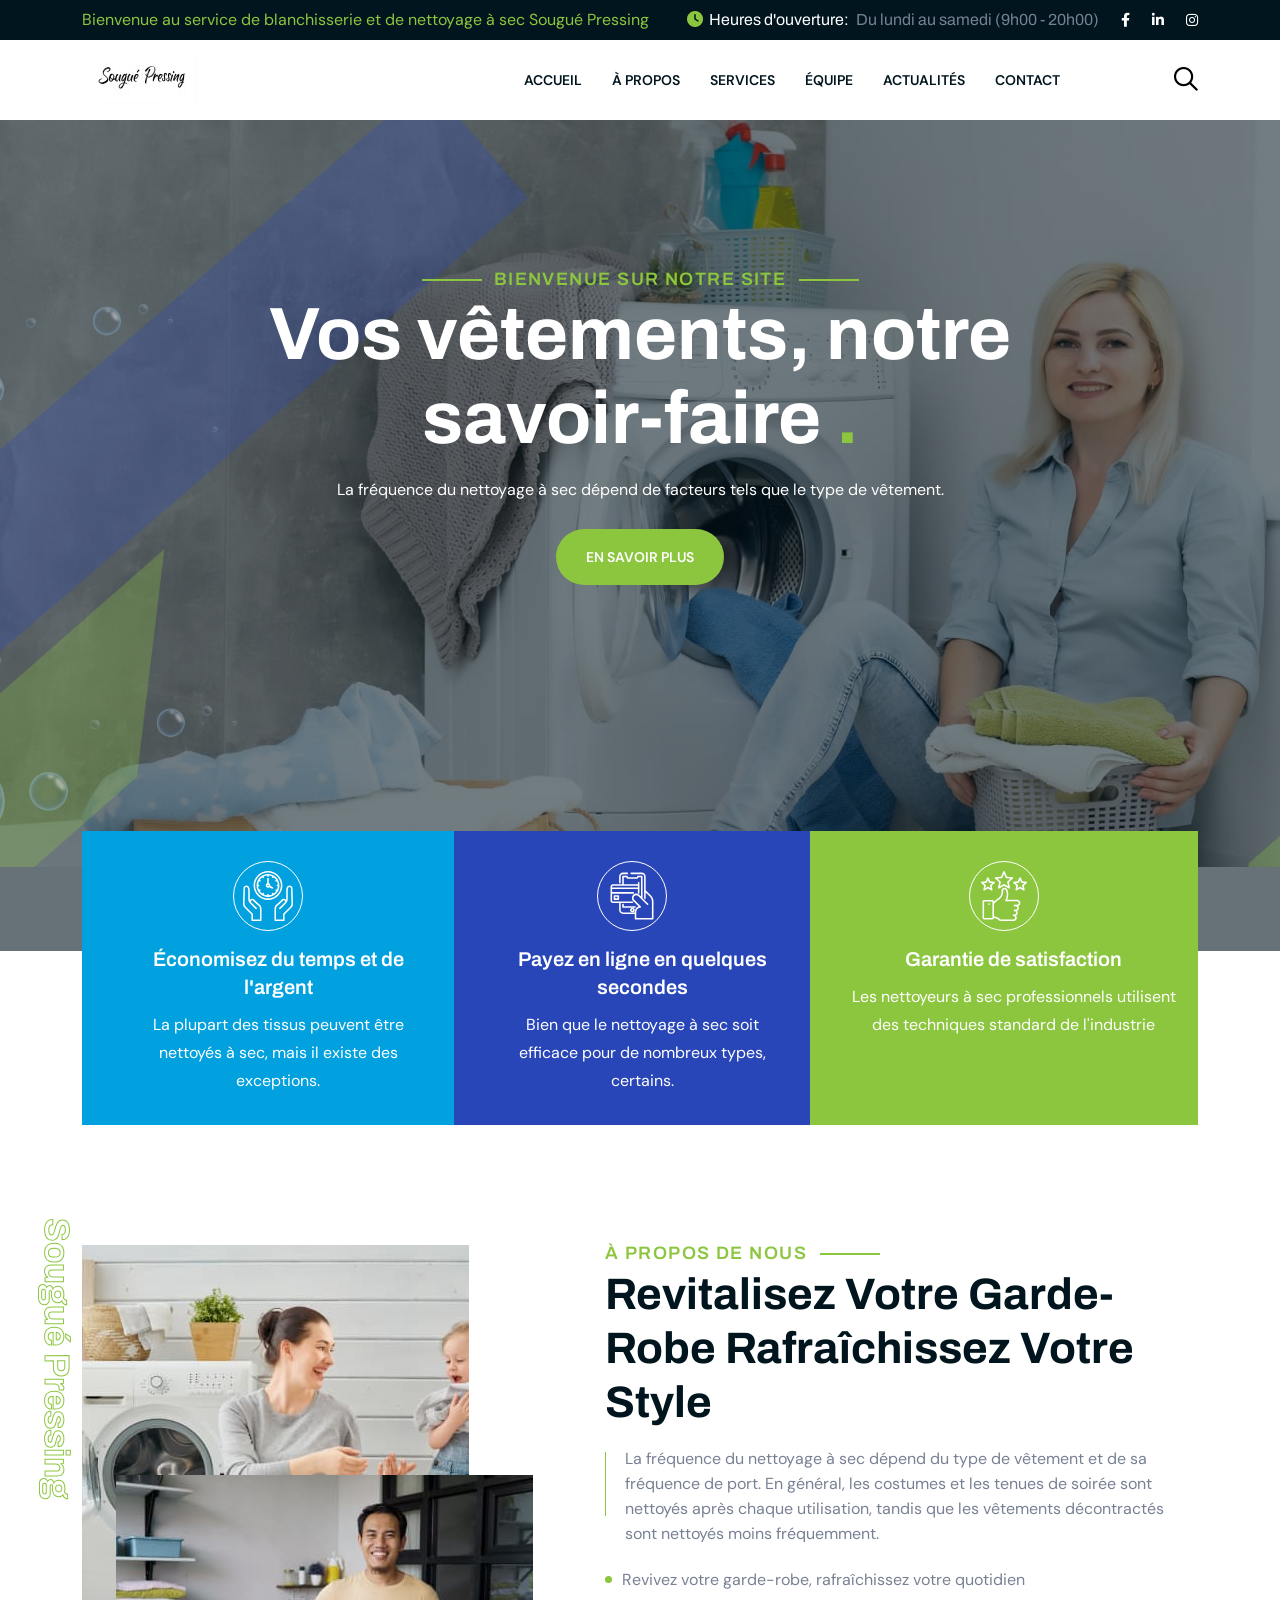
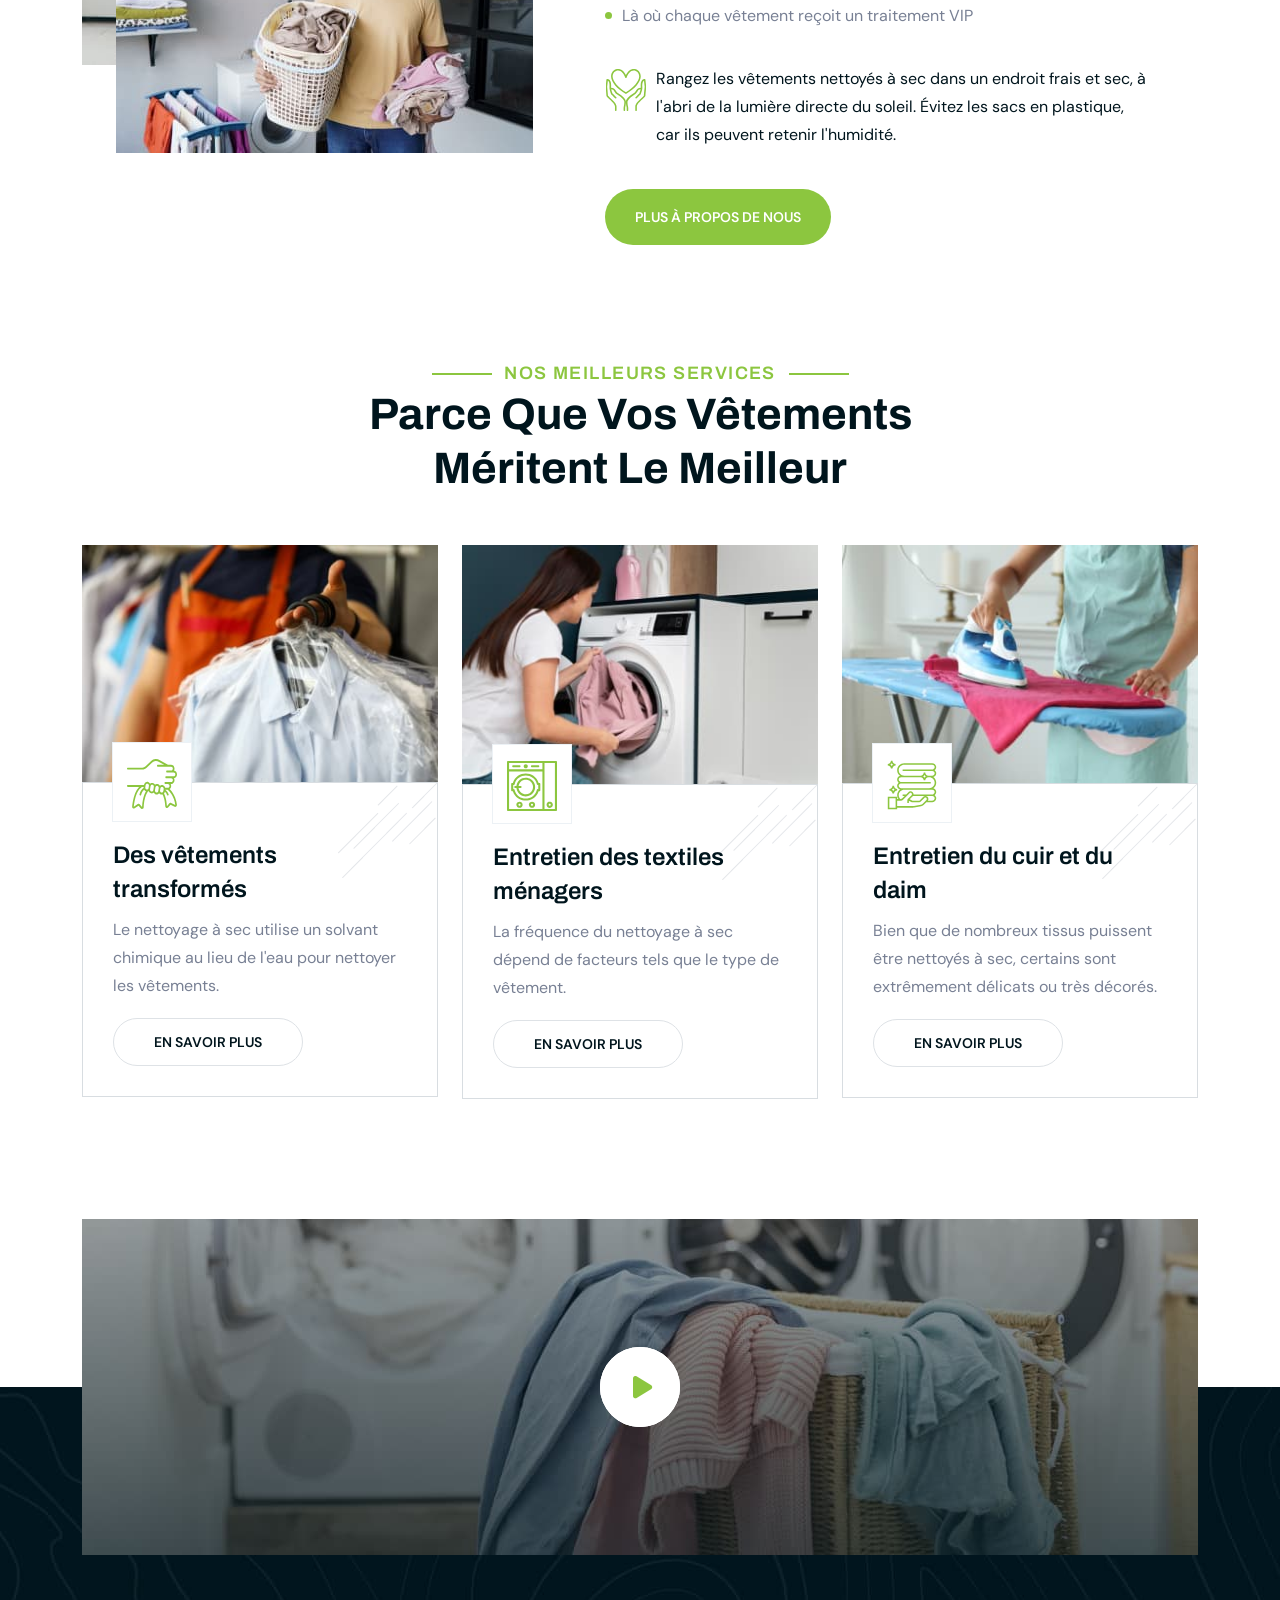
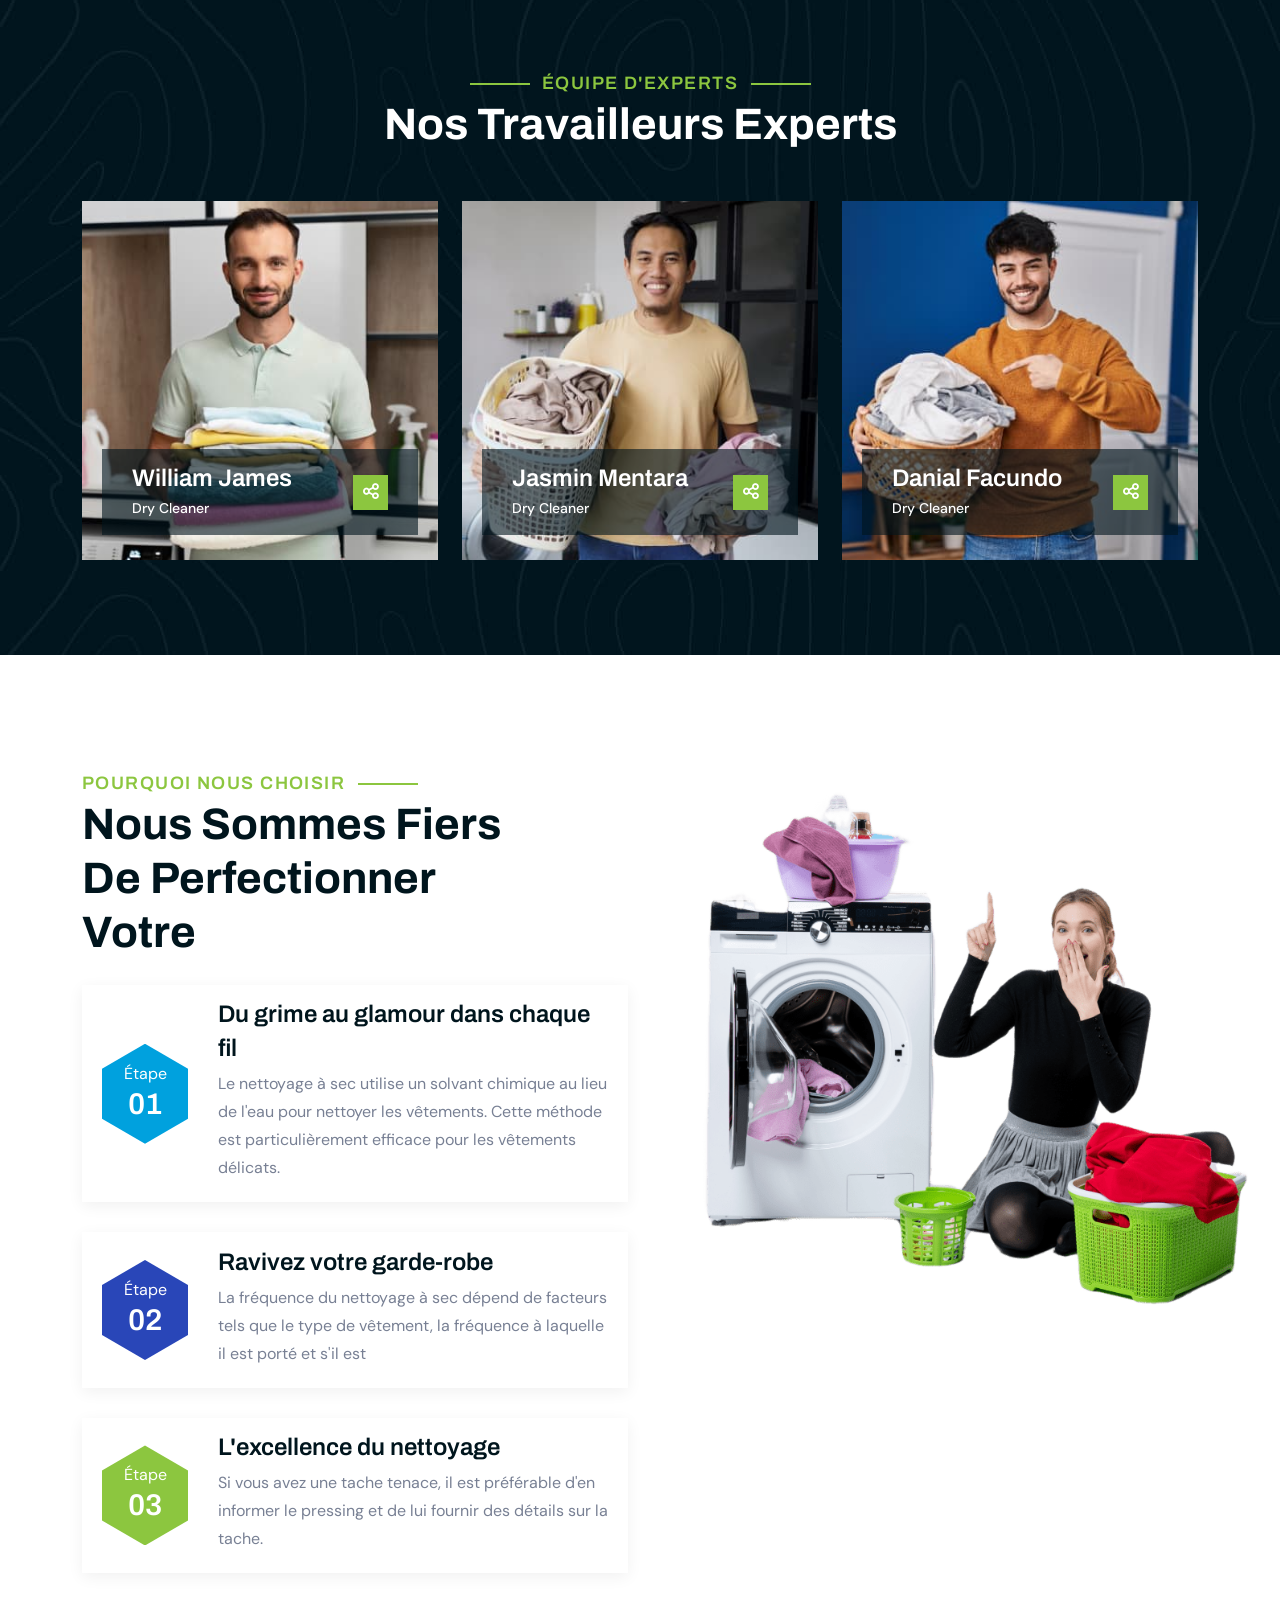
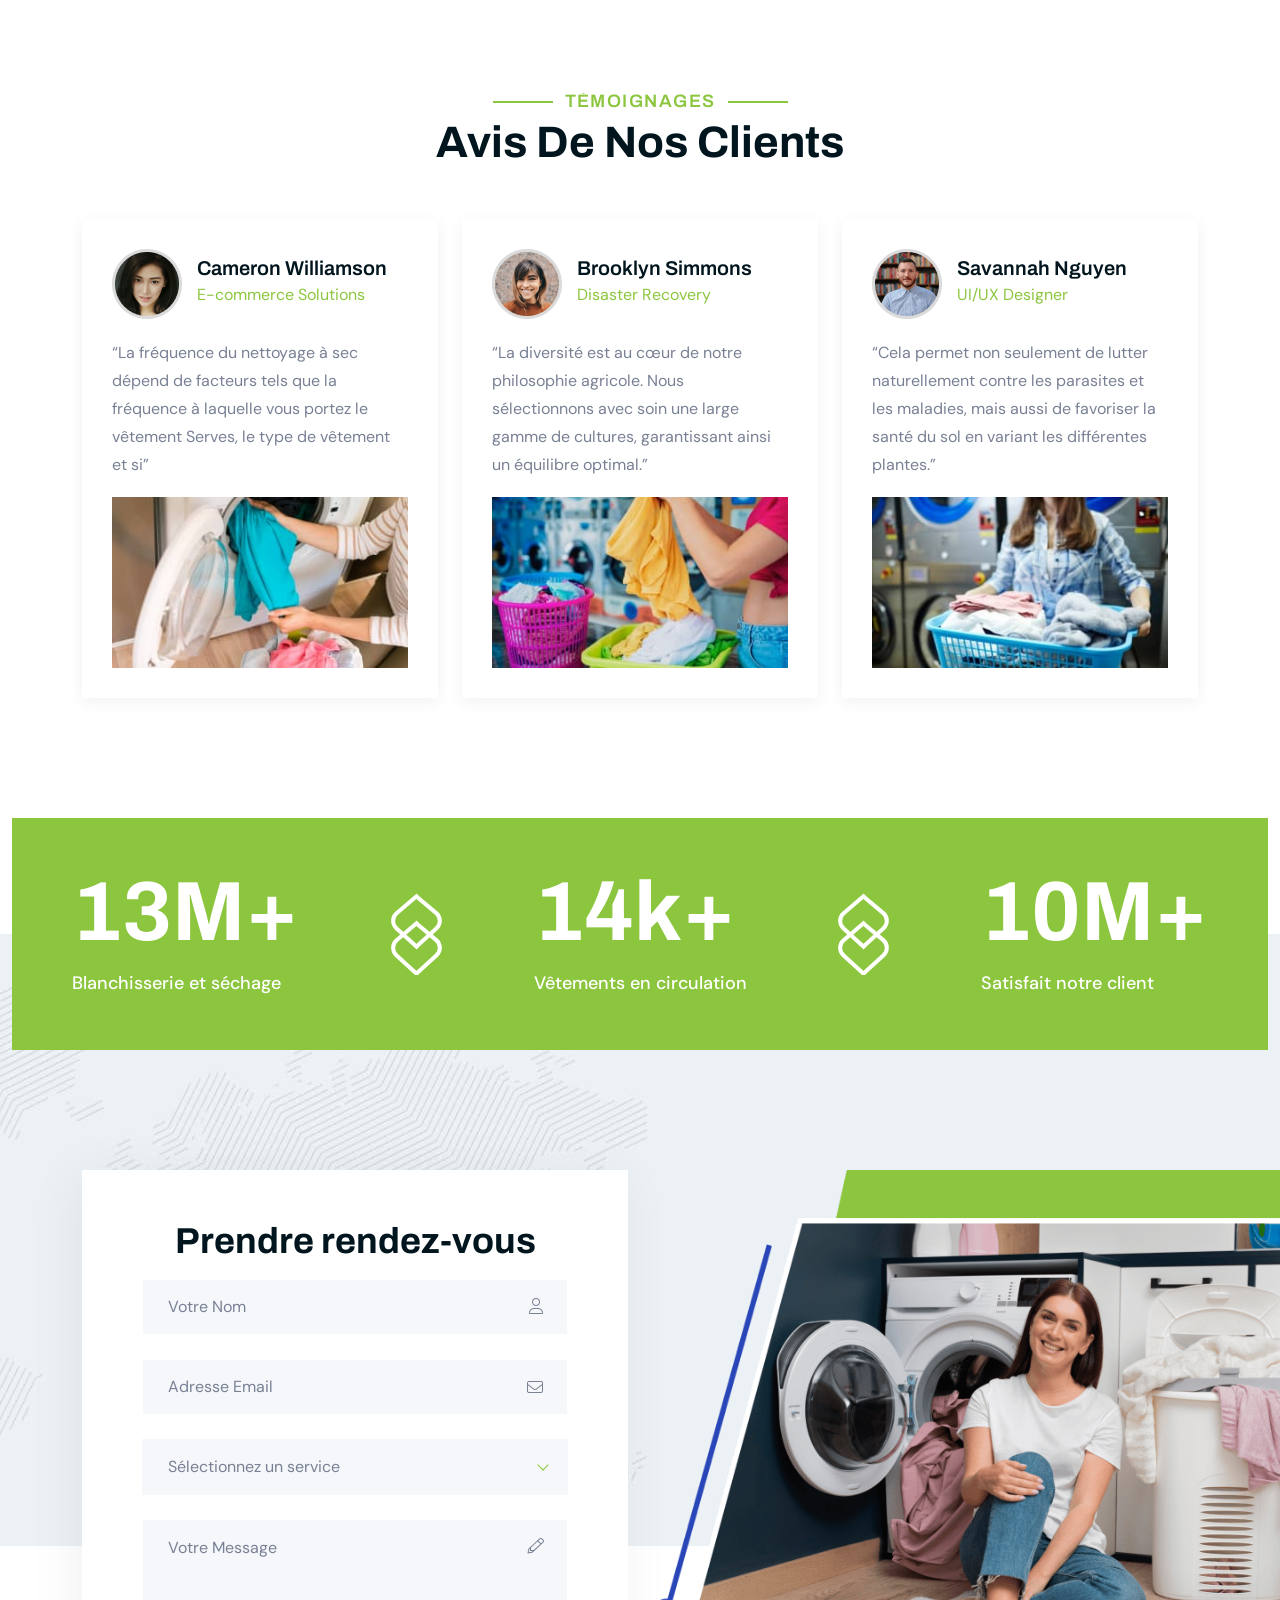
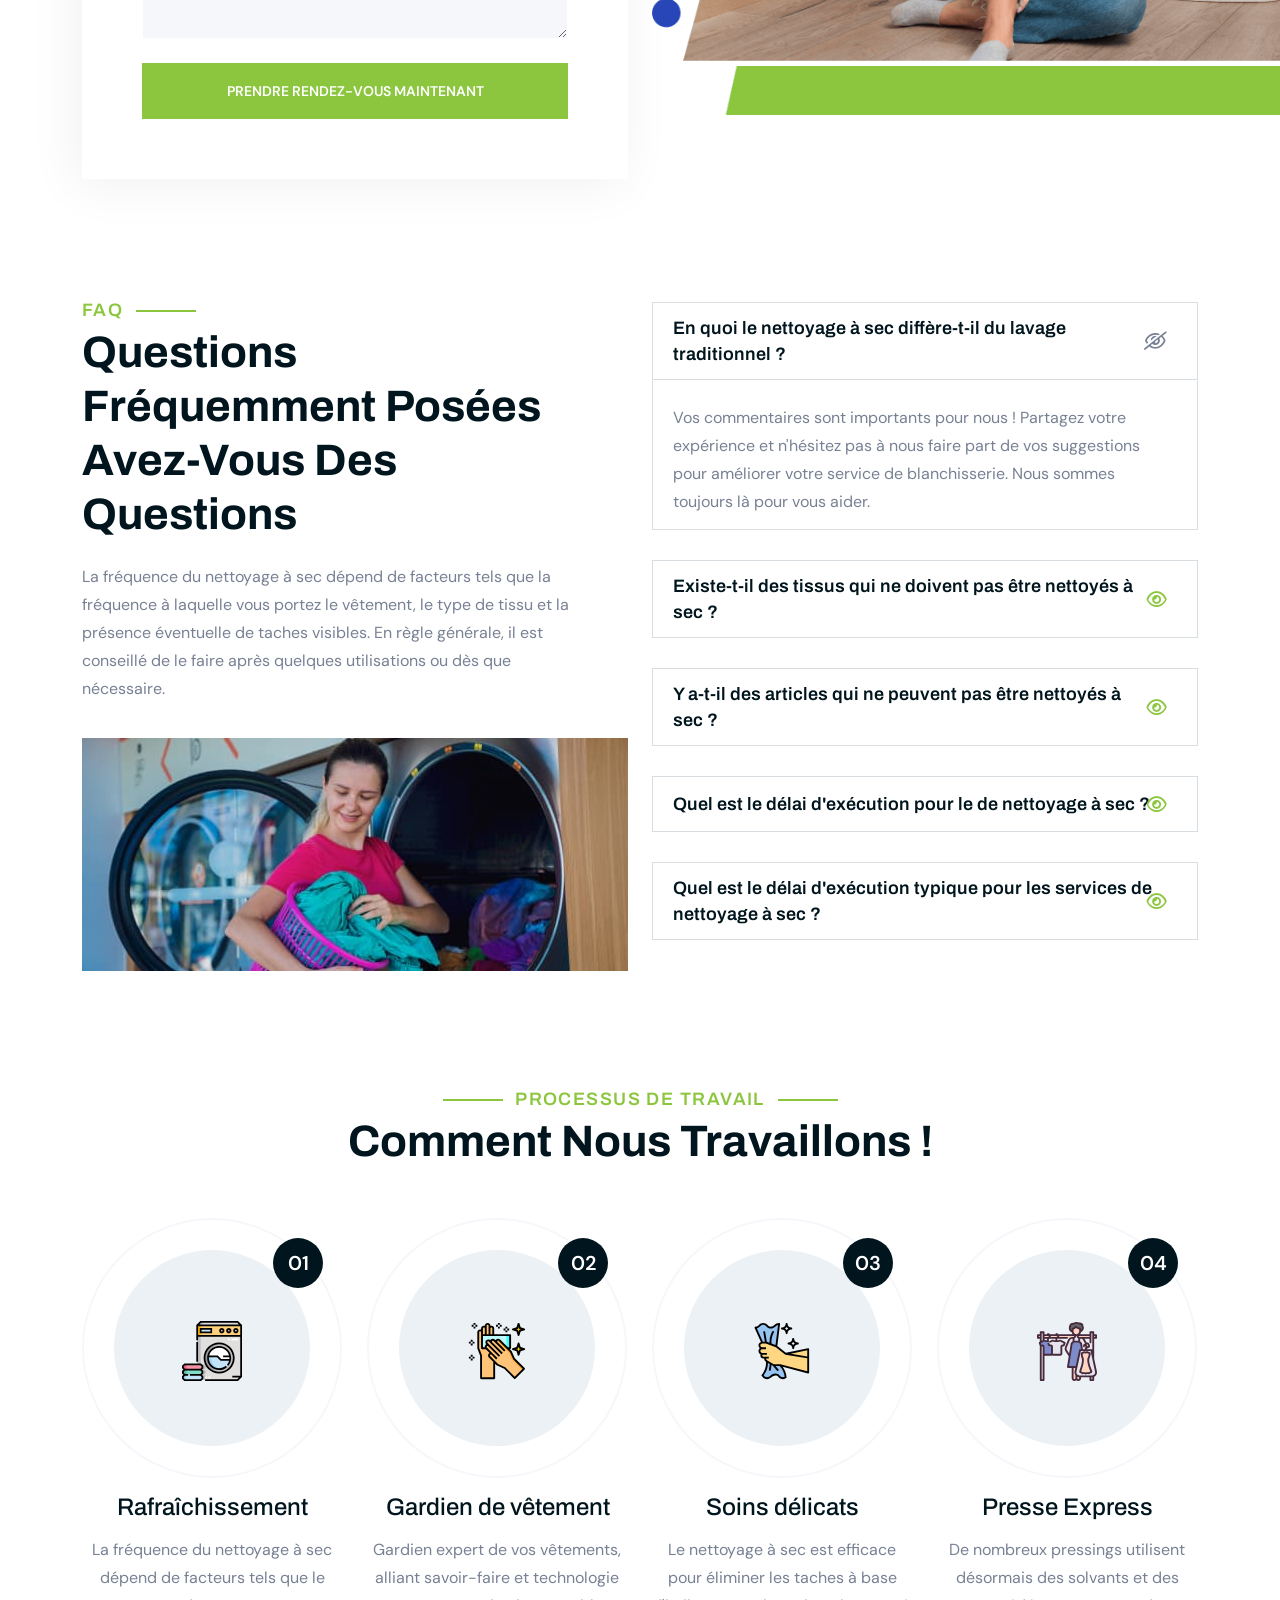
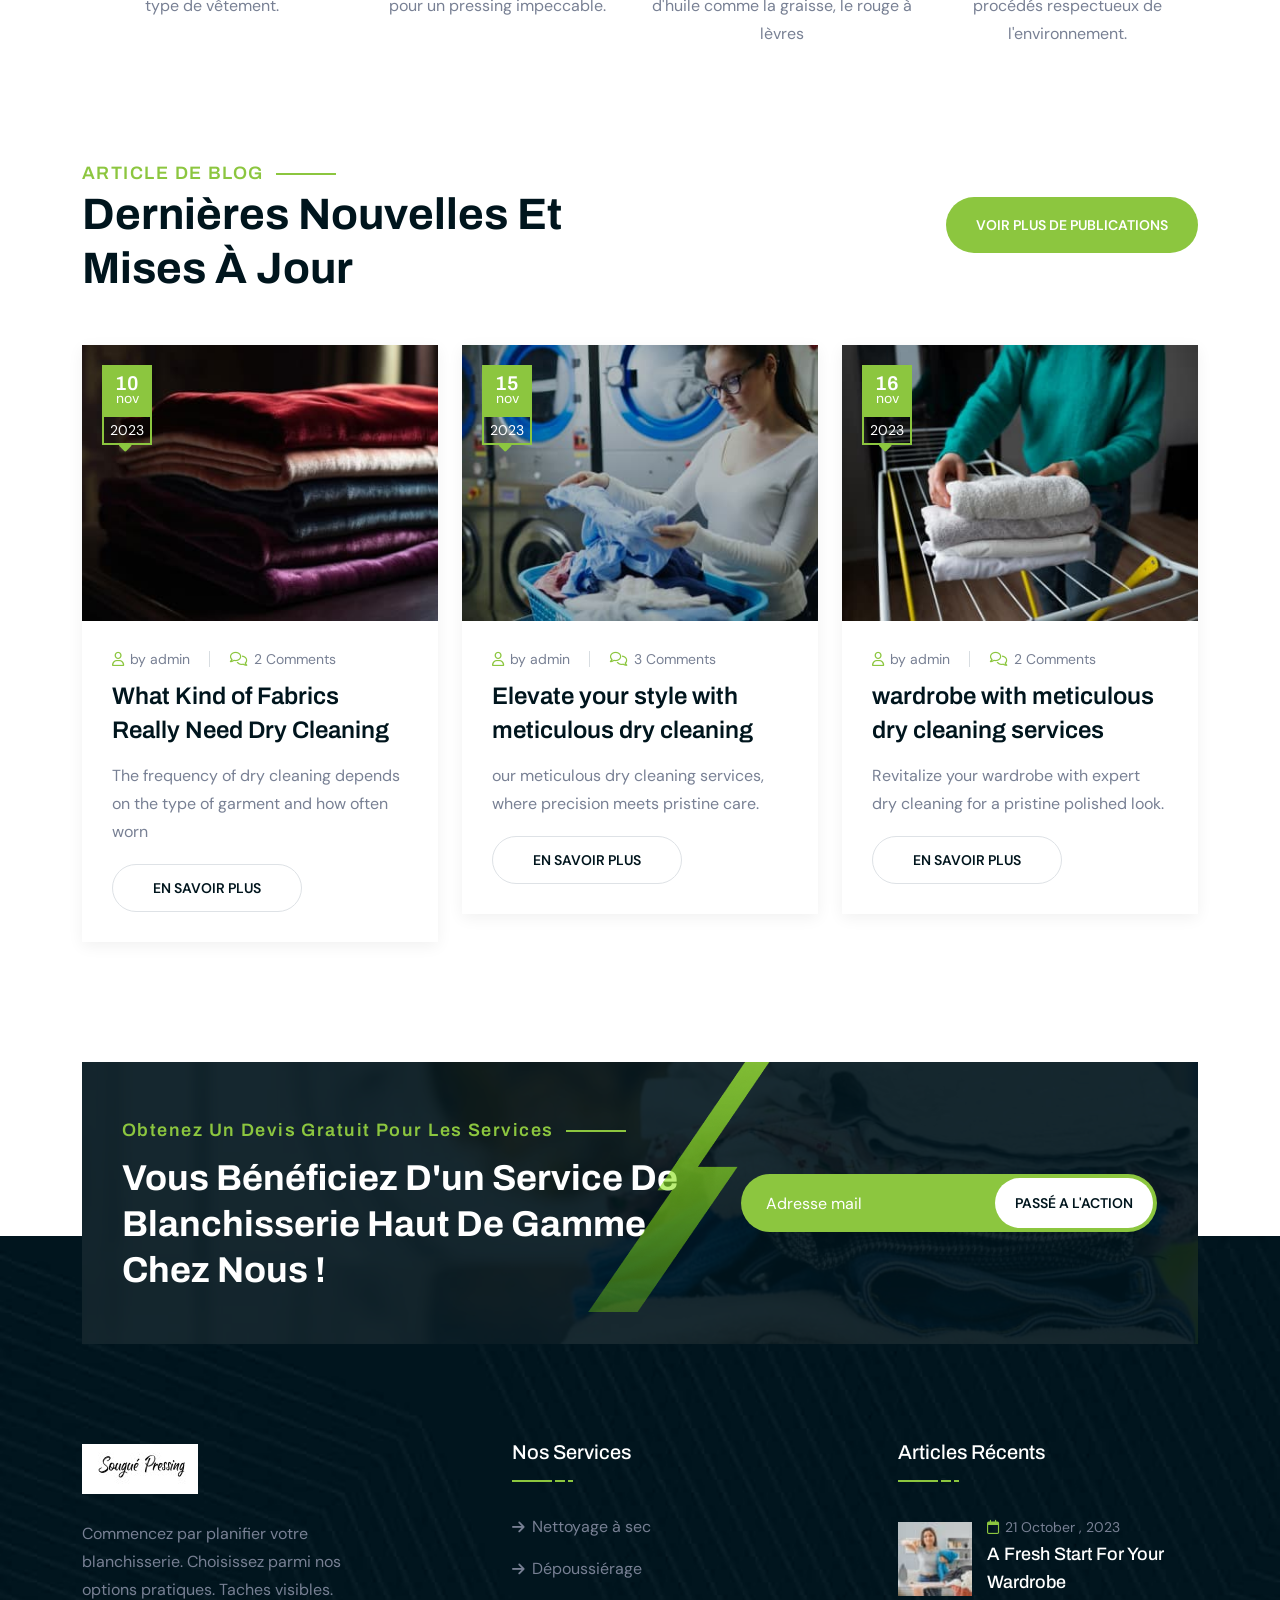
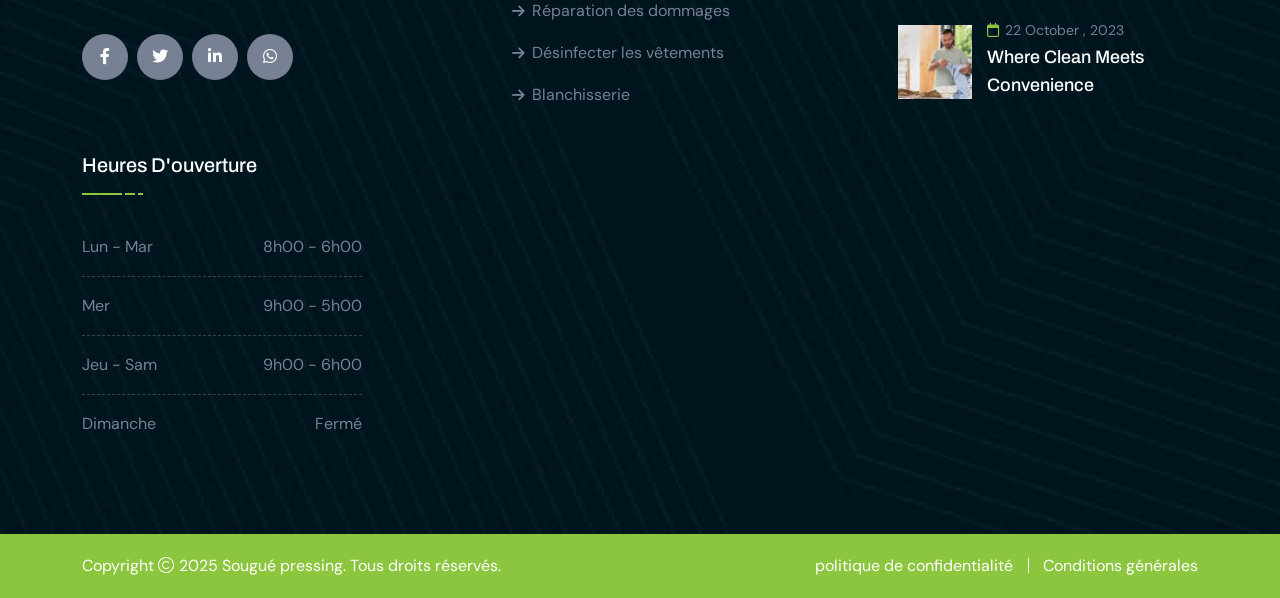
<file: index.html>
<!doctype html>
<html class="no-js" lang="zxx">
<!-- Mirrored from html.themeholy.com/laun/demo/home-dry-cleaning.html by HTTrack Website Copier/3.x [XR&CO'2014], Thu, 20 Mar 2025 13:16:57 GMT -->

<head>
    <meta charset="utf-8">
    <meta http-equiv="x-ua-compatible" content="ie=edge">
    <title>Sougué - Pressing | </title>
    <meta name="author" content="Laun">
    <meta name="description" content="Sougué Pressing | vos vetements sont en securite avec">
    <meta name="keywords" content="Sougué Pressing | vos vetements sont en securite avec">
    <meta name="robots" content="INDEX,FOLLOW">
    <meta name="viewport" content="width=device-width,initial-scale=1,shrink-to-fit=no">
    <link rel="icon" type="image/png" href="assets/img/logo.jpg">
    <link rel="manifest" href="assets/img/favicons/manifest.json">
    <meta name="msapplication-TileColor" content="#ffffff">
    <meta name="msapplication-TileImage" content="assets/img/favicons/ms-icon-144x144.png">
    <meta name="theme-color" content="#ffffff">
    <link rel="preconnect" href="https://fonts.googleapis.com/">
    <link rel="preconnect" href="https://fonts.gstatic.com/" crossorigin>
    <link
        href="https://fonts.googleapis.com/css2?family=Archivo:wght@300;400;500;600;700;800;900&amp;family=DM+Sans:opsz,wght@9..40,300;9..40,400;9..40,500;9..40,600;9..40,700;9..40,800;9..40,900&amp;display=swap"
        rel="stylesheet">
    <link rel="stylesheet" href="assets/css/bootstrap.min.css">
    <link rel="stylesheet" href="assets/css/fontawesome.min.css">
    <link rel="stylesheet" href="assets/css/magnific-popup.min.css">
    <link rel="stylesheet" href="assets/css/swiper-bundle.min.css">
    <link rel="stylesheet" href="assets/css/style.css">
</head>

<body>
    <div class="preloader"><button class="th-btn style2 preloaderCls">Cancel Preloader</button>
        <div class="preloader-inner">
            <div class="loader">
                <div class="rot"></div><img src="assets/img/logo.jpg" alt="Global Pressing">
            </div>
        </div>
    </div>
    <div class="popup-search-box"><button class="searchClose"><i class="fal fa-times"></i></button>
        <form action="#"><input type="text" placeholder="Rechercher ..."> <button type="submit"><i
                    class="fal fa-search"></i></button></form>
    </div>
    <div class="th-menu-wrapper">
        <div class="th-menu-area text-center"><button class="th-menu-toggle"><i class="fal fa-times"></i></button>
            <div class="mobile-logo"><a href="index.html"><img src="assets/img/logo.jpg" height="50px" alt="Laun"></a>
            </div>
            <div class="th-mobile-menu">
                <ul>
                    <li><a href="index.html">Accueil</a></li>
                    <li><a href="/#apropos">À propos </a></li>
                    <li><a href="/#service">Services</a></li>
                    <li><a href="/#equipe">Équipe</a></li>
                    <li><a href="/#actualite">Actualités</a></li>
                    <li><a href="/#contact">Contact</a></li>
                </ul>
            </div>
        </div>
    </div>
    <header class="th-header header-layout2">
        <div class="header-top">
            <div class="container">
                <div class="row justify-content-center justify-content-xl-between align-items-center gy-2">
                    <div class="col-auto d-none d-lg-block">
                        <p class="header-notice text-theme"> Bienvenue au service de blanchisserie et de nettoyage à sec
                            Sougué Pressing</p>
                    </div>
                    <div class="col-auto">
                        <div class="header-links">
                            <ul>
                                <li class="d-none d-md-inline-block"><i class="fa-solid fa-clock">

                                    </i>Heures d'ouverture:
                                    <span>Du lundi au samedi (9h00 - 20h00)</span>
                                </li>
                                <li>
                                    <div class="social-links">
                                        <span class="social-title">Suivez-nous sur :</span>
                                        <a href="https://www.facebook.com/"><i class="fab fa-facebook-f"></i></a>
                                        <a href="https://www.linkedin.com/"><i class="fab fa-linkedin-in"></i></a>
                                        <a href="https://www.instagram.com/"><i class="fab fa-instagram"></i></a>
                                    </div>
                                </li>
                            </ul>
                        </div>
                    </div>
                </div>
            </div>
        </div>
        <div class="sticky-wrapper">
            <div class="menu-area">
                <div class="container">
                    <div class="row align-items-center justify-content-between">
                        <div class="col-auto">
                            <div class="header-logo">
                                <a href="index.html">
                                    <img src="assets/img/logo.jpg" height="50" alt="Laun"></a>
                            </div>
                        </div>
                        <div class="col-auto ms-xl-auto">
                            <nav class="main-menu d-none d-lg-inline-block">
                                <ul>
                                    <li><a href="index.html">Accueil</a></li>
                                    <li><a href="/#apropos">À propos </a></li>
                                    <li><a href="/#service">Services</a></li>
                                    <li><a href="/#equipe">Équipe</a></li>
                                    <li><a href="/#actualite">Actualités</a></li>
                                    <li><a href="/#contact">Contact</a></li>
                                </ul>
                            </nav>
                        </div>
                        <div class="col-auto">
                            <div class="header-button">
                                <button type="button" class="simple-icon searchBoxToggler"><i class="far fa-search"></i>
                                </button>
                                <button type="button" class="th-menu-toggle d-block d-lg-none"><i
                                        class="far fa-bars"></i>
                                </button>
                            </div>
                        </div>
                    </div>
                </div>
            </div>
        </div>
    </header>
    <div class="th-hero-wrapper hero-2" id="hero">
        <div class="swiper hero-slider2" id="heroSlider2">
            <div class="swiper-wrapper">
                <div class="swiper-slide">
                    <div class="hero-inner">
                        <div class="th-hero-bg" data-bg-src="assets/img/hero/hero_2_1.jpg"><img
                                src="assets/img/hero/hero_overlay_2.png" alt="Hero Image"></div>
                        <div class="container">
                            <div class="hero-style2"><span class="sub-title" data-ani="slideindown"
                                    data-ani-delay="0.4s">Bienvenue sur notre site</span>
                                <h1 class="hero-title" data-ani="slideindown" data-ani-delay="0.5s">
                                    Vos vêtements, notre savoir-faire
                                    <span class="text-theme">.</span>
                                </h1>
                                <p class="hero-text" data-ani="slideindown" data-ani-delay="0.7s">
                                    La fréquence du nettoyage à sec dépend de facteurs tels que le type de vêtement.
                                </p>
                                <div class="btn-group" data-ani="slideinup" data-ani-delay="0.9s"><a href="about.html"
                                        class="th-btn style2">En savoir plus</a></div>
                            </div>
                        </div>
                    </div>
                </div>
                <div class="swiper-slide">
                    <div class="hero-inner">
                        <div class="th-hero-bg" data-bg-src="assets/img/hero/hero_2_2.jpg"><img
                                src="assets/img/hero/hero_overlay_2.png" alt="Hero Image"></div>
                        <div class="container">
                            <div class="hero-style2"><span class="sub-title" data-ani="slideindown"
                                    data-ani-delay="0.4s">Nous nettoyons, vous brillez</span>
                                <h1 class="hero-title" data-ani="slideindown" data-ani-delay="0.5s">Nettoyage de
                                    vêtements
                                    Sourires éclatants <span class="text-theme">.</span></h1>
                                <p class="hero-text" data-ani="slideindown" data-ani-delay="0.7s">
                                    Nous utilisons des détergents écologiques de haute qualité qui sont doux pour vos
                                    vêtements.
                                </p>
                                <div class="btn-group" data-ani="slideinup" data-ani-delay="0.9s"><a href="about.html"
                                        class="th-btn style2">En savoir plus</a></div>
                            </div>
                        </div>
                    </div>
                </div>
                <div class="swiper-slide">
                    <div class="hero-inner">
                        <div class="th-hero-bg" data-bg-src="assets/img/hero/hero_2_3.jpg"><img
                                src="assets/img/hero/hero_overlay_2.png" alt="Hero Image"></div>
                        <div class="container">
                            <div class="hero-style2"><span class="sub-title" data-ani="slideindown"
                                    data-ani-delay="0.4s">Nettoyage à sec professionnel</span>
                                <h1 class="hero-title" data-ani="slideindown" data-ani-delay="0.5s">Blanchisserie de
                                    qualité
                                    à Chaque fil <span class="text-theme">.</span></h1>
                                <p class="hero-text" data-ani="slideindown" data-ani-delay="0.7s">
                                    Il semble que « Un linge de qualité à chaque fil » pourrait être un slogan.
                                </p>
                                <div class="btn-group" data-ani="slideinup" data-ani-delay="0.9s"><a href="about.html"
                                        class="th-btn style2">En savoir plus</a></div>
                            </div>
                        </div>
                    </div>
                </div>
            </div>
        </div>
        <div class="swiper thumbsSlider">
            <div class="swiper-wrapper">
                <div class="swiper-slide"><img src="assets/img/hero/hero_2_1.jpg" alt=""></div>
                <div class="swiper-slide"><img src="assets/img/hero/hero_2_2.jpg" alt=""></div>
                <div class="swiper-slide"><img src="assets/img/hero/hero_2_3.jpg" alt=""></div>
            </div>
        </div>
        <div class="hero-animated-bubble"><img src="assets/img/shape/bubble_1.png" alt="Laun"> <img
                src="assets/img/shape/bubble_2.png" alt="Laun"> <img src="assets/img/shape/bubble_3.png" alt="Laun">
            <img src="assets/img/shape/bubble_4.png" alt="Laun"> <img src="assets/img/shape/bubble_5.png" alt="Laun">
            <img src="assets/img/shape/bubble_6.png" alt="Laun"> <img src="assets/img/shape/bubble_7.png" alt="Laun">
            <img src="assets/img/shape/bubble_8.png" alt="Laun">
        </div>
    </div>
    <section class="service-sec" id="service-sec">
        <div class="container th-container">
            <div class="service-card-wrapper">
                <div class="service-card">
                    <div class="service-card_inner">
                        <div class="box-icon"><img src="assets/img/icon/service_card_1.svg" alt="Icon"></div>
                        <div class="service-content">
                            <h3 class="box-title"><a href="service-details.html">Économisez du temps et de l'argent</a>
                            </h3>
                            <p class="service-card_text">La plupart des tissus peuvent être nettoyés à sec, mais il
                                existe des exceptions.</p>
                        </div>
                    </div>
                </div>
                <div class="service-card">
                    <div class="service-card_inner">
                        <div class="box-icon"><img src="assets/img/icon/service_card_2.svg" alt="Icon"></div>
                        <div class="service-content">
                            <h3 class="box-title"><a href="service-details.html">Payez en ligne en quelques secondes</a>
                            </h3>
                            <p class="service-card_text">Bien que le nettoyage à sec soit efficace pour de nombreux
                                types, certains.</p>
                        </div>
                    </div>
                </div>
                <div class="service-card">
                    <div class="service-card_inner">
                        <div class="box-icon"><img src="assets/img/icon/service_card_3.svg" alt="Icon"></div>
                        <div class="service-content">
                            <h3 class="box-title"><a href="service-details.html">Garantie de satisfaction</a></h3>
                            <p class="service-card_text">Les nettoyeurs à sec professionnels utilisent des techniques
                                standard de l'industrie</p>
                        </div>
                    </div>
                </div>
            </div>
        </div>
    </section>
    <div class="overflow-hidden space-top" id="apropos">
        <div class="container">
            <div class="row">
                <div class="col-xl-5 mb-40 mb-xl-0">
                    <div class="img-box2">
                        <div class="img1"><img src="assets/img/normal/about_2_1.jpg" alt="About"></div>
                        <div class="img2"><img src="assets/img/normal/about_2_2.jpg" alt="Image"></div>
                        <div class="about-shape-1"></div>
                        <div class="about-shape-2"></div>
                        <div class="about-big">
                            <h3 class="about-big_text">Sougué Pressing</h3>
                        </div>
                    </div>
                </div>
                <div class="col-xl-7">
                    <div class="ps-xl-5 wow fadeInRight">
                        <div class="title-area mb-25"><span class="sub-title style1">À PROPOS DE NOUS</span>
                            <h2 class="sec-title mb-20">Revitalisez votre garde-robe Rafraîchissez votre style</h2>
                            <blockquote class="about-blockquote">
                                <p>
                                    La fréquence du nettoyage à sec dépend du type de vêtement et de sa fréquence de
                                    port. En général, les costumes et les tenues de soirée sont nettoyés après chaque
                                    utilisation, tandis que les vêtements décontractés sont nettoyés moins fréquemment.
                                </p>
                            </blockquote>
                        </div>
                        <div class="checklist">
                            <ul>
                                <li>Revivez votre garde-robe, rafraîchissez votre quotidien</li>
                                <li>Là où chaque vêtement reçoit un traitement VIP</li>
                            </ul>
                        </div>
                        <div class="about-text"><img src="assets/img/icon/about-icon.svg" alt="">
                            <p>
                                Rangez les vêtements nettoyés à sec dans un endroit frais et sec, à l'abri de la lumière
                                directe du soleil. Évitez les sacs en plastique, car ils peuvent retenir l'humidité.
                            </p>
                        </div><a href="apropos.html" class="th-btn">Plus à propos de nous</a>
                    </div>
                </div>
            </div>
        </div>
    </div>
    <section class="bg-top-center overflow-hidden space" id="service">
        <div class="container">
            <div class="row">
                <div class="col-lg-6 offset-lg-3">
                    <div class="title-area text-center"><span class="sub-title">Nos meilleurs services</span>
                        <h2 class="sec-title">Parce que vos vêtements méritent le meilleur</h2>
                    </div>
                </div>
            </div>
            <div class="slider-area">
                <div class="swiper th-slider has-shadow" id="serviceSlider1"
                    data-slider-options='{"breakpoints":{"0":{"slidesPerView":1},"576":{"slidesPerView":"1"},"768":{"slidesPerView":"2"},"992":{"slidesPerView":"2"},"1200":{"slidesPerView":"3"}}}'>
                    <div class="swiper-wrapper">
                        <div class="swiper-slide">
                            <div class="service-item">
                                <div class="service-item_wrapper">
                                    <div class="service-item_img"><img src="assets/img/service/service_box_1.jpg"
                                            alt="img"></div>
                                    <div class="service-item_icon"><img src="assets/img/icon/service_2_1.svg"
                                            alt="Icon"></div>
                                </div>
                                <div class="service-item_content" data-bg-src="assets/img/shape/service_shape_2.png">
                                    <h3 class="box-title"><a href="service-details.html">Des vêtements transformés</a>
                                    </h3>
                                    <p class="service-item_text">
                                        Le nettoyage à sec utilise un solvant chimique au lieu de l'eau pour nettoyer
                                        les vêtements.
                                    </p>
                                    <a href="service-details.html" class="th-btn border">En savoir plus</a>
                                </div>
                            </div>
                        </div>
                        <div class="swiper-slide">
                            <div class="service-item">
                                <div class="service-item_wrapper">
                                    <div class="service-item_img"><img src="assets/img/service/service_box_2.jpg"
                                            alt="img"></div>
                                    <div class="service-item_icon"><img src="assets/img/icon/service_2_2.svg"
                                            alt="Icon"></div>
                                </div>
                                <div class="service-item_content" data-bg-src="assets/img/shape/service_shape_2.png">
                                    <h3 class="box-title"><a href="service-details.html">Entretien des textiles
                                            ménagers</a></h3>
                                    <p class="service-item_text">
                                        La fréquence du nettoyage à sec dépend de facteurs tels que le type de vêtement.
                                    </p>
                                    <a href="service-details.html" class="th-btn border">En savoir plus</a>
                                </div>
                            </div>
                        </div>
                        <div class="swiper-slide">
                            <div class="service-item">
                                <div class="service-item_wrapper">
                                    <div class="service-item_img"><img src="assets/img/service/service_box_3.jpg"
                                            alt="img"></div>
                                    <div class="service-item_icon"><img src="assets/img/icon/service_2_3.svg"
                                            alt="Icon"></div>
                                </div>
                                <div class="service-item_content" data-bg-src="assets/img/shape/service_shape_2.png">
                                    <h3 class="box-title"><a href="service-details.html">Entretien du cuir et du
                                            daim</a></h3>
                                    <p class="service-item_text">
                                        Bien que de nombreux tissus puissent être nettoyés à sec, certains sont
                                        extrêmement délicats ou très décorés.
                                    </p>
                                    <a href="service-details.html" class="th-btn border">En savoir plus</a>
                                </div>
                            </div>
                        </div>
                        <div class="swiper-slide">
                            <div class="service-item">
                                <div class="service-item_wrapper">
                                    <div class="service-item_img"><img src="assets/img/service/service_box_4.jpg"
                                            alt="img"></div>
                                    <div class="service-item_icon"><img src="assets/img/icon/service_2_1.svg"
                                            alt="Icon"></div>
                                </div>
                                <div class="service-item_content" data-bg-src="assets/img/shape/service_shape_2.png">
                                    <h3 class="box-title"><a href="service-details.html">Nettoyage à sec</a></h3>
                                    <p class="service-item_text">
                                        Le nettoyage à sec est une méthode de nettoyage des vêtements et des textiles
                                        qui utilise un solvant.
                                    </p><a href="service-details.html" class="th-btn border">En savoir plus</a>
                                </div>
                            </div>
                        </div>
                        <div class="swiper-slide">
                            <div class="service-item">
                                <div class="service-item_wrapper">
                                    <div class="service-item_img"><img src="assets/img/service/service_box_5.jpg"
                                            alt="img"></div>
                                    <div class="service-item_icon"><img src="assets/img/icon/service_2_2.svg"
                                            alt="Icon"></div>
                                </div>
                                <div class="service-item_content" data-bg-src="assets/img/shape/service_shape_2.png">
                                    <h3 class="box-title"><a href="service-details.html">Laver et plier</a></h3>
                                    <p class="service-item_text">
                                        Le lavage et le pliage (également connu sous le nom de blanchisserie ou de
                                        pliage de linge) est un service de blanchisserie.
                                    </p><a href="service-details.html" class="th-btn border">En savoir plus</a>
                                </div>
                            </div>
                        </div>
                        <div class="swiper-slide">
                            <div class="service-item">
                                <div class="service-item_wrapper">
                                    <div class="service-item_img"><img src="assets/img/service/service_box_1.jpg"
                                            alt="img"></div>
                                    <div class="service-item_icon"><img src="assets/img/icon/service_2_3.svg"
                                            alt="Icon"></div>
                                </div>
                                <div class="service-item_content" data-bg-src="assets/img/shape/service_shape_2.png">
                                    <h3 class="box-title"><a href="service-details.html">Repassage/Pressing</a></h3>
                                    <p class="service-item_text">
                                        Le repassage ou le pressage est le processus consistant à utiliser un fer à
                                        repasser ou une presse chauffée pour éliminer les plis.
                                    </p><a href="service-details.html" class="th-btn border">En savoir plus</a>
                                </div>
                            </div>
                        </div>
                    </div>
                </div><button data-slider-prev="#serviceSlider1" class="slider-arrow slider-prev"><i
                        class="far fa-arrow-left"></i></button> <button data-slider-next="#serviceSlider1"
                    class="slider-arrow slider-next"><i class="far fa-arrow-right"></i></button>
            </div>
        </div>
    </section>
    <div class="">
        <div class="container">
            <div class="video-box2" data-pos-for=".team-area2" data-sec-pos="bottom-half"
                data-bg-src="assets/img/bg/video_1.html"><img src="assets/img/normal/video_1.jpg" alt="video"> <a
                    href="https://www.youtube.com/watch?v=_sI_Ps7JSEk" class="play-btn popup-video"><i
                        class="fa-sharp fa-solid fa-play"></i></a>
                <div class="animation-bubble">
                    <div class="bubble-1"></div>
                    <div class="bubble-2"></div>
                    <div class="bubble-3"></div>
                    <div class="bubble-4"></div>
                    <div class="bubble-5"></div>
                    <div class="bubble-6"></div>
                    <div class="bubble-7"></div>
                    <div class="bubble-8"></div>
                    <div class="bubble-9"></div>
                    <div class="bubble-10"></div>
                </div>
            </div>
        </div>
    </div>
    <section class="team-area2 bg-title space" data-bg-src="assets/img/bg/team_bg_2.jpg" id="equipe">
        <div class="container z-index-common">
            <div class="title-area text-center"><span class="sub-title">Équipe d'experts</span>
                <h2 class="sec-title text-white">Nos travailleurs experts</h2>
            </div>
            <div class="slider-area">
                <div class="swiper th-slider has-shadow" id="teamSlider1"
                    data-slider-options='{"breakpoints":{"0":{"slidesPerView":1},"576":{"slidesPerView":"1"},"768":{"slidesPerView":"2"},"992":{"slidesPerView":"2"},"1200":{"slidesPerView":"3"}}}'>
                    <div class="swiper-wrapper">
                        <div class="swiper-slide">
                            <div class="th-team team-box style2">
                                <div class="team-img"><img src="assets/img/team/team_2_1.jpg" alt="Team">
                                    <div class="th-social"><a target="_blank" href="https://facebook.com/"
                                            tabindex="0"><i class="fab fa-facebook-f"></i></a> <a target="_blank"
                                            href="https://twitter.com/" tabindex="0"><i class="fab fa-twitter"></i></a>
                                        <a target="_blank" href="https://instagram.com/" tabindex="0"><i
                                                class="fab fa-instagram"></i></a>
                                    </div>
                                </div>
                                <div class="team-content">
                                    <div class="media-body">
                                        <h3 class="box-title"><a href="team-details.html">William James</a></h3><span
                                            class="team-desig">Dry Cleaner</span>
                                    </div>
                                    <div class="share-btn"><i class="fa-regular fa-share-nodes"></i></div>
                                </div>
                            </div>
                        </div>
                        <div class="swiper-slide">
                            <div class="th-team team-box style2">
                                <div class="team-img"><img src="assets/img/team/team_2_2.jpg" alt="Team">
                                    <div class="th-social"><a target="_blank" href="https://facebook.com/"
                                            tabindex="0"><i class="fab fa-facebook-f"></i></a> <a target="_blank"
                                            href="https://twitter.com/" tabindex="0"><i class="fab fa-twitter"></i></a>
                                        <a target="_blank" href="https://instagram.com/" tabindex="0"><i
                                                class="fab fa-instagram"></i></a>
                                    </div>
                                </div>
                                <div class="team-content">
                                    <div class="media-body">
                                        <h3 class="box-title"><a href="team-details.html">Jasmin Mentara</a></h3><span
                                            class="team-desig">Dry Cleaner</span>
                                    </div>
                                    <div class="share-btn"><i class="fa-regular fa-share-nodes"></i></div>
                                </div>
                            </div>
                        </div>
                        <div class="swiper-slide">
                            <div class="th-team team-box style2">
                                <div class="team-img"><img src="assets/img/team/team_2_3.jpg" alt="Team">
                                    <div class="th-social"><a target="_blank" href="https://facebook.com/"
                                            tabindex="0"><i class="fab fa-facebook-f"></i></a> <a target="_blank"
                                            href="https://twitter.com/" tabindex="0"><i class="fab fa-twitter"></i></a>
                                        <a target="_blank" href="https://instagram.com/" tabindex="0"><i
                                                class="fab fa-instagram"></i></a>
                                    </div>
                                </div>
                                <div class="team-content">
                                    <div class="media-body">
                                        <h3 class="box-title"><a href="team-details.html">Danial Facundo</a></h3><span
                                            class="team-desig">Dry Cleaner</span>
                                    </div>
                                    <div class="share-btn"><i class="fa-regular fa-share-nodes"></i></div>
                                </div>
                            </div>
                        </div>
                        <div class="swiper-slide">
                            <div class="th-team team-box style2">
                                <div class="team-img"><img src="assets/img/team/team_2_1.jpg" alt="Team">
                                    <div class="th-social"><a target="_blank" href="https://facebook.com/"
                                            tabindex="0"><i class="fab fa-facebook-f"></i></a> <a target="_blank"
                                            href="https://twitter.com/" tabindex="0"><i class="fab fa-twitter"></i></a>
                                        <a target="_blank" href="https://instagram.com/" tabindex="0"><i
                                                class="fab fa-instagram"></i></a>
                                    </div>
                                </div>
                                <div class="team-content">
                                    <div class="media-body">
                                        <h3 class="box-title"><a href="team-details.html">Ema Margret</a></h3><span
                                            class="team-desig">Dry Cleaner</span>
                                    </div>
                                    <div class="share-btn"><i class="fa-regular fa-share-nodes"></i></div>
                                </div>
                            </div>
                        </div>
                        <div class="swiper-slide">
                            <div class="th-team team-box style2">
                                <div class="team-img"><img src="assets/img/team/team_2_2.jpg" alt="Team">
                                    <div class="th-social"><a target="_blank" href="https://facebook.com/"
                                            tabindex="0"><i class="fab fa-facebook-f"></i></a> <a target="_blank"
                                            href="https://twitter.com/" tabindex="0"><i class="fab fa-twitter"></i></a>
                                        <a target="_blank" href="https://instagram.com/" tabindex="0"><i
                                                class="fab fa-instagram"></i></a>
                                    </div>
                                </div>
                                <div class="team-content">
                                    <div class="media-body">
                                        <h3 class="box-title"><a href="team-details.html">Henry Haninkot</a></h3><span
                                            class="team-desig">Dry Cleaner</span>
                                    </div>
                                    <div class="share-btn"><i class="fa-regular fa-share-nodes"></i></div>
                                </div>
                            </div>
                        </div>
                    </div>
                </div><button data-slider-prev="#teamSlider1" class="slider-arrow slider-prev"><i
                        class="far fa-arrow-left"></i></button> <button data-slider-next="#teamSlider1"
                    class="slider-arrow slider-next"><i class="far fa-arrow-right"></i></button>
            </div>
        </div>
    </section>
    <div class="overflow-hidden space">
        <div class="container">
            <div class="row">
                <div class="col-xl-6 wow fadeInLeft">
                    <div class="pe-xl-5 me-xl-5">
                        <div class="title-area mb-25"><span class="sub-title style1">POURQUOI NOUS CHOISIR</span>
                            <h2 class="sec-title mb-20">Nous sommes fiers de perfectionner votre</h2>
                        </div>
                    </div>
                    <div class="feature-box_wrapper">
                        <div class="feature-box">
                            <div class="feature-box_step">
                                <p class="box-number"><span class="step">Étape</span> 01</p>
                            </div>
                            <div class="media-body">
                                <h3 class="box-title">Du grime au glamour dans chaque fil</h3>
                                <p class="feature-box_text">
                                    Le nettoyage à sec utilise un solvant chimique au lieu de l'eau pour nettoyer les
                                    vêtements. Cette méthode est particulièrement efficace pour les vêtements délicats.
                                </p>
                            </div>
                        </div>
                        <div class="feature-box">
                            <div class="feature-box_step">
                                <p class="box-number"><span class="step">Étape</span> 02</p>
                            </div>
                            <div class="media-body">
                                <h3 class="box-title">Ravivez votre garde-robe</h3>
                                <p class="feature-box_text">
                                    La fréquence du nettoyage à sec dépend de facteurs tels que le type de vêtement, la
                                    fréquence à laquelle il est porté et s'il est
                                </p>
                            </div>
                        </div>
                        <div class="feature-box">
                            <div class="feature-box_step">
                                <p class="box-number"><span class="step">Étape</span> 03</p>
                            </div>
                            <div class="media-body">
                                <h3 class="box-title">L'excellence du nettoyage</h3>
                                <p class="feature-box_text">
                                    Si vous avez une tache tenace, il est préférable d'en informer le pressing et de lui
                                    fournir des détails sur la tache.
                                </p>
                            </div>
                        </div>
                    </div>
                </div>
                <div class="col-xl-6">
                    <div class="feature-image wow fadeInRight"><img src="assets/img/normal/feature_1_1.png" alt="">
                    </div>
                </div>
            </div>
        </div>
    </div>
    <section class="overflow-hidden space-bottom" id="testi-sec">
        <div class="container">
            <div class="title-area text-center"><span class="sub-title">TÉMOIGNAGES </span>
                <h2 class="sec-title">Avis de nos clients</h2>
            </div>
            <div class="slider-area">
                <div class="swiper th-slider has-shadow" id="testiSlider1"
                    data-slider-options='{"breakpoints":{"0":{"slidesPerView":1},"576":{"slidesPerView":"1"},"768":{"slidesPerView":"2"},"992":{"slidesPerView":"2"},"1200":{"slidesPerView":"3"}}}'>
                    <div class="swiper-wrapper">
                        <div class="swiper-slide">
                            <div class="testi-box">
                                <div class="testi-box_profile">
                                    <div class="testi-box_author"><img src="assets/img/testimonial/testi_2_1.png"
                                            alt="Avater"></div>
                                    <div class="testi-box_info">
                                        <h3 class="box-title">Cameron Williamson</h3><span
                                            class="testi-box_desig">E-commerce Solutions</span>
                                    </div>
                                </div>
                                <p class="testi-box_text">
                                    “La fréquence du nettoyage à sec dépend de facteurs tels que la fréquence à laquelle
                                    vous portez le vêtement Serves, le type de vêtement et si”
                                </p>
                                <div class="testi-box_image"><img src="assets/img/testimonial/testi_img_1.jpg"
                                        alt="image"></div>
                            </div>
                        </div>
                        <div class="swiper-slide">
                            <div class="testi-box">
                                <div class="testi-box_profile">
                                    <div class="testi-box_author"><img src="assets/img/testimonial/testi_2_2.png"
                                            alt="Avater"></div>
                                    <div class="testi-box_info">
                                        <h3 class="box-title">Brooklyn Simmons</h3><span
                                            class="testi-box_desig">Disaster Recovery</span>
                                    </div>
                                </div>
                                <p class="testi-box_text">
                                    “La diversité est au cœur de notre philosophie agricole. Nous sélectionnons avec
                                    soin une large gamme de cultures, garantissant ainsi un équilibre optimal.”
                                </p>
                                <div class="testi-box_image"><img src="assets/img/testimonial/testi_img_2.jpg"
                                        alt="image"></div>
                            </div>
                        </div>
                        <div class="swiper-slide">
                            <div class="testi-box">
                                <div class="testi-box_profile">
                                    <div class="testi-box_author"><img src="assets/img/testimonial/testi_2_3.png"
                                            alt="Avater"></div>
                                    <div class="testi-box_info">
                                        <h3 class="box-title">Savannah Nguyen</h3><span class="testi-box_desig">UI/UX
                                            Designer</span>
                                    </div>
                                </div>
                                <p class="testi-box_text">
                                    “Cela permet non seulement de lutter naturellement contre les parasites et les
                                    maladies, mais aussi de favoriser la santé du sol en variant les différentes
                                    plantes.”
                                </p>
                                <div class="testi-box_image"><img src="assets/img/testimonial/testi_img_3.jpg"
                                        alt="image"></div>
                            </div>
                        </div>
                        <div class="swiper-slide">
                            <div class="testi-box">
                                <div class="testi-box_profile">
                                    <div class="testi-box_author"><img src="assets/img/testimonial/testi_2_1.png"
                                            alt="Avater"></div>
                                    <div class="testi-box_info">
                                        <h3 class="box-title">Cameron Williamson</h3><span
                                            class="testi-box_desig">Founder CEO</span>
                                    </div>
                                </div>
                                <p class="testi-box_text">
                                    “Les vêtements en tissus délicats, ceux avec des détails complexes et ceux étiquetés
                                    nettoyage à sec uniquement doivent être emportés secs.”
                                </p>
                                <div class="testi-box_image"><img src="assets/img/testimonial/testi_img_1.jpg"
                                        alt="image"></div>
                            </div>
                        </div>
                        <div class="swiper-slide">
                            <div class="testi-box">
                                <div class="testi-box_profile">
                                    <div class="testi-box_author"><img src="assets/img/testimonial/testi_2_2.png"
                                            alt="Avater"></div>
                                    <div class="testi-box_info">
                                        <h3 class="box-title">Brooklyn Simmons</h3><span class="testi-box_desig">Project
                                            Manager</span>
                                    </div>
                                </div>
                                <p class="testi-box_text">
                                    “La fréquence du nettoyage à sec dépend de facteurs tels que le type de vêtement, la
                                    fréquence à laquelle il est porté et la présence éventuelle de taches.”
                                </p>
                                <div class="testi-box_image"><img src="assets/img/testimonial/testi_img_2.jpg"
                                        alt="image"></div>
                            </div>
                        </div>
                        <div class="swiper-slide">
                            <div class="testi-box">
                                <div class="testi-box_profile">
                                    <div class="testi-box_author"><img src="assets/img/testimonial/testi_2_3.png"
                                            alt="Avater"></div>
                                    <div class="testi-box_info">
                                        <h3 class="box-title">Savannah Nguyen</h3><span
                                            class="testi-box_desig">E-commerce Solutions</span>
                                    </div>
                                </div>
                                <p class="testi-box_text">
                                    “La fréquence du nettoyage à sec dépend de facteurs tels que la fréquence à laquelle
                                    vous portez le vêtement Serves et le type de tissu.”
                                </p>
                                <div class="testi-box_image"><img src="assets/img/testimonial/testi_img_3.jpg"
                                        alt="image"></div>
                            </div>
                        </div>
                        <div class="swiper-slide">
                            <div class="testi-box">
                                <div class="testi-box_profile">
                                    <div class="testi-box_author"><img src="assets/img/testimonial/testi_2_1.png"
                                            alt="Avater"></div>
                                    <div class="testi-box_info">
                                        <h3 class="box-title">Cameron Williamson</h3><span
                                            class="testi-box_desig">Disaster Recovery</span>
                                    </div>
                                </div>
                                <p class="testi-box_text">
                                    “La diversité est au cœur de notre philosophie agricole. Nous sélectionnons avec
                                    soin une large gamme de cultures, garantissant ainsi un équilibre optimal.”
                                </p>
                                <div class="testi-box_image"><img src="assets/img/testimonial/testi_img_1.jpg"
                                        alt="image"></div>
                            </div>
                        </div>
                    </div>
                </div><button data-slider-prev="#testiSlider1" class="slider-arrow slider-prev"><i
                        class="far fa-arrow-left"></i></button> <button data-slider-next="#testiSlider1"
                    class="slider-arrow slider-next"><i class="far fa-arrow-right"></i></button>
            </div>
        </div>
    </section>
    <div class="counter-sec11" data-pos-for=".appointment-area" data-sec-pos="bottom-half">
        <div class="container th-container">
            <div class="counter-card-wrap style2 bg-theme">
                <div class="counter-card style2">
                    <div class="media-body">
                        <h2 class="box-number"><span class="counter-number">16</span>M+</h2>
                        <p class="box-text">Blanchisserie et séchage</p>
                    </div>
                </div>
                <div class="divider"></div>
                <div class="counter-card style2">
                    <div class="media-body">
                        <h2 class="box-number"><span class="counter-number">18</span>k+</h2>
                        <p class="box-text">Vêtements en circulation</p>
                    </div>
                </div>
                <div class="divider"></div>
                <div class="counter-card style2">
                    <div class="media-body">
                        <h2 class="box-number"><span class="counter-number">12</span>M+</h2>
                        <p class="box-text">Satisfait notre client</p>
                    </div>
                </div>
                <div class="divider"></div>
            </div>
        </div>
    </div>
    <section class="appointment-area position-relative overflow-hidden bg-top-center space"
        data-bg-src="assets/img/bg/appointment_bg_1.jpg" id="contact">
        <div class="container">
            <div class="row">
                <div class="col-xl-6">
                    <div class="appointment-area-wrapper">
                        <form action="https://html.themeholy.com/laun/demo/mail.php" method="POST"
                            class="appointment-form input-smoke ajax-contact">
                            <h3 class="text-center mt-n3">Prendre rendez-vous</h3>
                            <div class="row">
                                <div class="form-group col-12"><input type="text" class="form-control" name="name"
                                        id="name" placeholder="Votre Nom"> <i class="fal fa-user"></i></div>
                                <div class="form-group col-12"><input type="email" class="form-control" name="email"
                                        id="email" placeholder="Adresse Email"> <i class="fal fa-envelope"></i></div>
                                <div class="form-group col-12"><select name="subject" id="subject"
                                        class="form-select nice-select">
                                        <option value="" disabled="disabled" selected="selected" hidden>
                                            Sélectionnez un service
                                        </option>
                                        <option value="Nettoyage à sec">Nettoyage à sec</option>
                                        <option value="Laver et plier">Laver et plier</option>
                                        <option value="Repassage/Pressing">Repassage/Pressing</option>
                                    </select></div>
                                <div class="form-group col-12"><textarea name="message" id="message" cols="30" rows="3"
                                        class="form-control" placeholder="Votre Message"></textarea> <i
                                        class="fal fa-pencil"></i></div>
                                <div class="form-btn col-12">
                                    <button class="th-btn btn-fw th-radius">
                                        PRENDRE RENDEZ-VOUS MAINTENANT
                                    </button>
                                </div>
                            </div>
                            <p class="form-messages mb-0 mt-3"></p>
                        </form>
                    </div>
                </div>
                <div class="col-xl-5">
                    <div class="appointment-img1">
                        <div class="img1"><img src="assets/img/normal/appointment_1_2.png" alt="faq"></div>
                    </div>
                </div>
            </div>
        </div>
    </section>
    <div class="overflow-hidden" id="faq-sec">
        <div class="container">
            <div class="row">
                <div class="col-xl-6">
                    <div class="title-area mb-35 pe-xl-5 text-center text-xl-start"><span
                            class="sub-title style1">Faq</span>
                        <h2 class="sec-title">Questions fréquemment posées Avez-vous des questions</h2>
                        <p>
                            La fréquence du nettoyage à sec dépend de facteurs tels que la fréquence à laquelle vous
                            portez le vêtement, le type de tissu et la présence éventuelle de taches visibles. En règle
                            générale, il est conseillé de le faire après quelques utilisations ou dès que nécessaire.
                        </p>
                    </div>
                    <div class="faq-img2"><img src="assets/img/normal/faq_1_2.png" alt="faq"></div>
                </div>
                <div class="col-xl-6">
                    <div class="accordion" id="faqAccordion">
                        <div class="accordion-card style2">
                            <div class="accordion-header" id="collapse-item-1">
                                <button class="accordion-button" type="button" data-bs-toggle="collapse"
                                    data-bs-target="#collapse-1" aria-expanded="true" aria-controls="collapse-1">
                                    En quoi le nettoyage à sec diffère-t-il du lavage traditionnel ?
                                </button>
                            </div>
                            <div id="collapse-1" class="accordion-collapse collapse show"
                                aria-labelledby="collapse-item-1" data-bs-parent="#faqAccordion">
                                <div class="accordion-body">
                                    <p class="faq-text">
                                        Vos commentaires sont importants pour nous ! Partagez votre expérience et
                                        n'hésitez pas à nous faire part de vos suggestions pour améliorer votre service
                                        de blanchisserie. Nous sommes toujours là pour vous aider.
                                    </p>
                                </div>
                            </div>
                        </div>
                        <div class="accordion-card style2">
                            <div class="accordion-header" id="collapse-item-2">
                                <button class="accordion-button collapsed" type="button" data-bs-toggle="collapse"
                                    data-bs-target="#collapse-2" aria-expanded="false" aria-controls="collapse-2">
                                    Existe-t-il des tissus qui ne doivent pas être nettoyés à sec ?
                                </button>
                            </div>
                            <div id="collapse-2" class="accordion-collapse collapse" aria-labelledby="collapse-item-2"
                                data-bs-parent="#faqAccordion">
                                <div class="accordion-body">
                                    <p class="faq-text">
                                        Vos commentaires sont importants pour nous ! Partagez votre expérience et
                                        n'hésitez pas à nous faire part de vos suggestions pour améliorer votre service
                                        de blanchisserie. Nous sommes toujours là pour vous aider.
                                    </p>
                                </div>
                            </div>
                        </div>
                        <div class="accordion-card style2">
                            <div class="accordion-header" id="collapse-item-3">
                                <button class="accordion-button collapsed" type="button" data-bs-toggle="collapse"
                                    data-bs-target="#collapse-3" aria-expanded="false" aria-controls="collapse-3">
                                    Y a-t-il des articles qui ne peuvent pas être nettoyés à sec ?
                                </button>
                            </div>
                            <div id="collapse-3" class="accordion-collapse collapse" aria-labelledby="collapse-item-3"
                                data-bs-parent="#faqAccordion">
                                <div class="accordion-body">
                                    <p class="faq-text">
                                        Vos commentaires sont importants pour nous ! Partagez votre expérience et
                                        n'hésitez pas à nous faire part de vos suggestions pour améliorer votre service
                                        de blanchisserie. Nous sommes toujours là pour vous aider.
                                    </p>
                                </div>
                            </div>
                        </div>
                        <div class="accordion-card style2">
                            <div class="accordion-header" id="collapse-item-4">
                                <button class="accordion-button collapsed" type="button" data-bs-toggle="collapse"
                                    data-bs-target="#collapse-4" aria-expanded="false" aria-controls="collapse-4">
                                    Quel est le délai d'exécution pour le de nettoyage à sec ?
                                </button>
                            </div>
                            <div id="collapse-4" class="accordion-collapse collapse" aria-labelledby="collapse-item-4"
                                data-bs-parent="#faqAccordion">
                                <div class="accordion-body">
                                    <p class="faq-text">
                                        Vos commentaires sont importants pour nous ! Partagez votre expérience et
                                        n'hésitez pas à nous faire part de vos suggestions pour améliorer votre service
                                        de blanchisserie. Nous sommes toujours là pour vous aider.
                                    </p>
                                </div>
                            </div>
                        </div>
                        <div class="accordion-card style2">
                            <div class="accordion-header" id="collapse-item-5">
                                <button class="accordion-button collapsed" type="button" data-bs-toggle="collapse"
                                    data-bs-target="#collapse-5" aria-expanded="false" aria-controls="collapse-5">
                                    Quel est le délai d'exécution typique pour les services de nettoyage à sec ?
                                </button>
                            </div>
                            <div id="collapse-5" class="accordion-collapse collapse" aria-labelledby="collapse-item-5"
                                data-bs-parent="#faqAccordion">
                                <div class="accordion-body">
                                    <p class="faq-text">
                                        Vos commentaires sont importants pour nous ! Partagez votre
                                        expérience et n'hésitez pas à nous faire part de vos suggestions pour améliorer
                                        votre service de blanchisserie. Nous sommes toujours là pour vous aider.
                                    </p>
                                </div>
                            </div>
                        </div>
                    </div>
                </div>
            </div>
        </div>
    </div>
    <section class="overflow-hidden space-top" id="process-sec">
        <div class="container">
            <div class="title-area text-center"><span class="sub-title">PROCESSUS DE TRAVAIL</span>
                <h2 class="sec-title">Comment nous travaillons !</h2>
            </div>
            <div class="row gy-4 justify-content-center">
                <div class="col-xl-3 col-md-6 process-box-wrap">
                    <div class="process-box">
                        <div class="box-icon"><img src="assets/img/icon/process_box_1.svg" alt="icon">
                            <div class="icon-shape"></div>
                        </div>
                        <p class="box-number">01</p>
                        <h3 class="box-title">Rafraîchissement</h3>
                        <p class="box-text">
                            La fréquence du nettoyage à sec dépend de facteurs tels que
                            le type de vêtement.
                        </p>
                    </div>
                </div>
                <div class="col-xl-3 col-md-6 process-box-wrap">
                    <div class="process-box">
                        <div class="box-icon"><img src="assets/img/icon/process_box_2.svg" alt="icon">
                            <div class="icon-shape"></div>
                        </div>
                        <p class="box-number">02</p>
                        <h3 class="box-title">Gardien de vêtement</h3>
                        <p class="box-text">
                            Gardien expert de vos vêtements, alliant savoir-faire et technologie pour un pressing
                            impeccable.
                        </p>
                    </div>
                </div>
                <div class="col-xl-3 col-md-6 process-box-wrap">
                    <div class="process-box">
                        <div class="box-icon"><img src="assets/img/icon/process_box_3.svg" alt="icon">
                            <div class="icon-shape"></div>
                        </div>
                        <p class="box-number">03</p>
                        <h3 class="box-title">Soins délicats</h3>
                        <p class="box-text">
                            Le nettoyage à sec est efficace pour éliminer les taches à base d'huile comme la graisse, le
                            rouge à lèvres
                        </p>
                    </div>
                </div>
                <div class="col-xl-3 col-md-6 process-box-wrap">
                    <div class="process-box">
                        <div class="box-icon"><img src="assets/img/icon/process_box_4.svg" alt="icon">
                            <div class="icon-shape"></div>
                        </div>
                        <p class="box-number">04</p>
                        <h3 class="box-title">Presse Express</h3>
                        <p class="box-text">
                            De nombreux pressings utilisent désormais des solvants et des procédés respectueux de
                            l'environnement.
                        </p>
                    </div>
                </div>
            </div>
        </div>
    </section>
    <section class="overflow-hidden space" id="actualite">
        <div class="container">
            <div class="row justify-content-lg-between justify-content-center align-items-center">
                <div class="col-lg-6">
                    <div class="title-area text-center text-lg-start"><span class="sub-title style1">Article de
                            blog</span>
                        <h2 class="sec-title">Dernières nouvelles et mises à jour</h2>
                    </div>
                </div>
                <div class="col-auto">
                    <div class="sec-btn">
                        <div class="btn-group">
                            <a href="actualite.html" class="th-btn">VOIR PLUS DE PUBLICATIONS</a>
                        </div>
                    </div>
                </div>
            </div>
            <div class="slider-area">
                <div class="swiper th-slider has-shadow" id="blogSlider1"
                    data-slider-options='{"breakpoints":{"0":{"slidesPerView":1},"576":{"slidesPerView":"1"},"768":{"slidesPerView":"2"},"992":{"slidesPerView":"2"},"1200":{"slidesPerView":"3"}}}'>
                    <div class="swiper-wrapper">
                        <div class="swiper-slide">
                            <div class="blog-box">
                                <div class="blog-img"><img src="assets/img/blog/blog_2_1.jpg" alt="blog image"></div>
                                <div class="blog-box_wrapper"><span class="blog-box_date">10 <span
                                            class="blog-box_month">nov</span> </span><span
                                        class="blog-box_year">2023</span></div>
                                <div class="blog-box_content">
                                    <div class="blog-meta"><a href="blog.html"><i class="fa-regular fa-user"></i>by
                                            admin</a> <a href="blog.html"><i class="fa-regular fa-comments"></i>2
                                            Comments</a></div>
                                    <h3 class="box-title"><a href="blog-details.html">What Kind of Fabrics Really Need
                                            Dry Cleaning</a></h3>
                                    <p>The frequency of dry cleaning depends on the type of garment and how often worn
                                    </p><a href="blog-details.html" class="th-btn border">En savoir plus</a>
                                </div>
                            </div>
                        </div>
                        <div class="swiper-slide">
                            <div class="blog-box">
                                <div class="blog-img"><img src="assets/img/blog/blog_2_2.jpg" alt="blog image"></div>
                                <div class="blog-box_wrapper"><span class="blog-box_date">15 <span
                                            class="blog-box_month">nov</span> </span><span
                                        class="blog-box_year">2023</span></div>
                                <div class="blog-box_content">
                                    <div class="blog-meta"><a href="blog.html"><i class="fa-regular fa-user"></i>by
                                            admin</a> <a href="blog.html"><i class="fa-regular fa-comments"></i>3
                                            Comments</a></div>
                                    <h3 class="box-title"><a href="blog-details.html">Elevate your style with meticulous
                                            dry cleaning</a></h3>
                                    <p>our meticulous dry cleaning services, where precision meets pristine care.</p><a
                                        href="blog-details.html" class="th-btn border">En savoir plus</a>
                                </div>
                            </div>
                        </div>
                        <div class="swiper-slide">
                            <div class="blog-box">
                                <div class="blog-img"><img src="assets/img/blog/blog_2_3.jpg" alt="blog image"></div>
                                <div class="blog-box_wrapper"><span class="blog-box_date">16 <span
                                            class="blog-box_month">nov</span> </span><span
                                        class="blog-box_year">2023</span></div>
                                <div class="blog-box_content">
                                    <div class="blog-meta"><a href="blog.html"><i class="fa-regular fa-user"></i>by
                                            admin</a> <a href="blog.html"><i class="fa-regular fa-comments"></i>2
                                            Comments</a></div>
                                    <h3 class="box-title"><a href="blog-details.html">wardrobe with meticulous dry
                                            cleaning services</a></h3>
                                    <p>Revitalize your wardrobe with expert dry cleaning for a pristine polished look.
                                    </p><a href="blog-details.html" class="th-btn border">En savoir plus</a>
                                </div>
                            </div>
                        </div>
                        <div class="swiper-slide">
                            <div class="blog-box">
                                <div class="blog-img"><img src="assets/img/blog/blog_2_1.jpg" alt="blog image"></div>
                                <div class="blog-box_wrapper"><span class="blog-box_date">17 <span
                                            class="blog-box_month">nov</span> </span><span
                                        class="blog-box_year">2023</span></div>
                                <div class="blog-box_content">
                                    <div class="blog-meta"><a href="blog.html"><i class="fa-regular fa-user"></i>by
                                            admin</a> <a href="blog.html"><i class="fa-regular fa-comments"></i>4
                                            Comments</a></div>
                                    <h3 class="box-title"><a href="blog-details.html">Revitalize your wardrobe with dry
                                            cleaning</a></h3>
                                    <p>meticulous dry cleaning, preserving fabrics and enhancing garment longevity."</p>
                                    <a href="blog-details.html" class="th-btn border">En savoir plus</a>
                                </div>
                            </div>
                        </div>
                        <div class="swiper-slide">
                            <div class="blog-box">
                                <div class="blog-img"><img src="assets/img/blog/blog_2_2.jpg" alt="blog image"></div>
                                <div class="blog-box_wrapper"><span class="blog-box_date">19 <span
                                            class="blog-box_month">nov</span> </span><span
                                        class="blog-box_year">2023</span></div>
                                <div class="blog-box_content">
                                    <div class="blog-meta"><a href="blog.html"><i class="fa-regular fa-user"></i>by
                                            admin</a> <a href="blog.html"><i class="fa-regular fa-comments"></i>4
                                            Comments</a></div>
                                    <h3 class="box-title"><a href="blog-details.html">wardrobe with meticulous dry
                                            cleaning services</a></h3>
                                    <p>Elevate your wardrobe with meticulous dry cleaning precision and care."</p><a
                                        href="blog-details.html" class="th-btn border">En savoir plus</a>
                                </div>
                            </div>
                        </div>
                        <div class="swiper-slide">
                            <div class="blog-box">
                                <div class="blog-img"><img src="assets/img/blog/blog_2_3.jpg" alt="blog image"></div>
                                <div class="blog-box_wrapper"><span class="blog-box_date">20 <span
                                            class="blog-box_month">nov</span> </span><span
                                        class="blog-box_year">2023</span></div>
                                <div class="blog-box_content">
                                    <div class="blog-meta"><a href="blog.html"><i class="fa-regular fa-user"></i>by
                                            admin</a> <a href="blog.html"><i class="fa-regular fa-comments"></i>4
                                            Comments</a></div>
                                    <h3 class="box-title"><a href="blog-details.html">Revitalize your wardrobe with dry
                                            cleaning</a></h3>
                                    <p>The frequency of dry cleaning depends on the type of garment and how often worn
                                    </p><a href="blog-details.html" class="th-btn border">En savoir plus</a>
                                </div>
                            </div>
                        </div>
                    </div>
                </div><button data-slider-prev="#blogSlider1" class="slider-arrow slider-prev"><i
                        class="far fa-arrow-left"></i></button> <button data-slider-next="#blogSlider1"
                    class="slider-arrow slider-next"><i class="far fa-arrow-right"></i></button>
            </div>
        </div>
    </section>
    <div class="">
        <div class="container z-index-common">
            <div class="cta-wrap" data-overlay="title" data-opacity="9" data-bg-src="assets/img/bg/cta_bg_2.jpg">
                <div class="row align-items-center">
                    <div class="col-xl-7 col-lg-6 mb-5 mb-lg-0">
                        <div class="title-area mb-0 text-center text-lg-start">
                            <span class="sub-title style1">
                                Obtenez un devis gratuit pour les services
                            </span>
                            <h3 class="sec-title text-white">Vous bénéficiez d'un service de blanchisserie haut de gamme
                                chez nous !</h3>
                        </div>
                    </div>
                    <div class="col-xl-5 col-lg-6">
                        <form class="cta-form">
                            <div class="form-group"><input class="form-control" type="email" placeholder="Adresse mail"
                                    required=""> <button type="submit" class="th-btn style4">Passé a l'action</button>
                            </div>
                        </form>
                    </div>
                </div>
                <div class="cta-shape"><img src="assets/img/shape/line.png" alt=""></div>
            </div>
        </div>
    </div>
    <footer class="footer-wrapper footer-layout2" data-bg-src="assets/img/bg/footer_bg_2.jpg">
        <div class="widget-area">
            <div class="container">
                <div class="row justify-content-between">
                    <div class="col-md-6 col-xl-3">
                        <div class="widget footer-widget">
                            <div class="th-widget-about">
                                <div class="about-logo"><a href="index.html"><img src="assets/img/logo.jpg"
                                            alt="Laun"></a></div>
                                <p class="about-text">
                                    Commencez par planifier votre blanchisserie. Choisissez parmi nos options pratiques.
                                    Taches visibles.
                                </p>
                                <div class="th-social"><a href="https://www.facebook.com/"><i
                                            class="fab fa-facebook-f"></i></a> <a href="https://www.twitter.com/"><i
                                            class="fab fa-twitter"></i></a> <a href="https://www.linkedin.com/"><i
                                            class="fab fa-linkedin-in"></i></a> <a href="https://www.whatsapp.com/"><i
                                            class="fab fa-whatsapp"></i></a></div>
                            </div>
                        </div>
                    </div>
                    <div class="col-md-6 col-xl-auto">
                        <div class="widget widget_nav_menu footer-widget">
                            <h3 class="widget_title">Nos Services</h3>
                            <div class="menu-all-pages-container">
                                <ul class="menu">
                                    <li><a href="/#service">Nettoyage à sec</a></li>
                                    <li><a href="/#service">Dépoussiérage</a></li>
                                    <li><a href="/#service">Réparation des dommages</a></li>
                                    <li><a href="/#service">Désinfecter les vêtements</a></li>
                                    <li><a href="/#service">Blanchisserie</a></li>
                                </ul>
                            </div>
                        </div>
                    </div>
                    <div class="col-md-6 col-xl-auto">
                        <div class="widget footer-widget">
                            <h3 class="widget_title">Articles récents</h3>
                            <div class="recent-post-wrap">
                                <div class="recent-post">
                                    <div class="media-img"><a href="blog-details.html"><img
                                                src="assets/img/blog/recent-post-1-1.jpg" alt="Blog Image"></a></div>
                                    <div class="media-body">
                                        <div class="recent-post-meta"><a href="blog.html"><i
                                                    class="far fa-calendar"></i>21 October , 2023</a></div>
                                        <h4 class="post-title"><a class="text-inherit" href="blog-details.html">A Fresh
                                                Start for Your Wardrobe</a></h4>
                                    </div>
                                </div>
                                <div class="recent-post">
                                    <div class="media-img"><a href="blog-details.html"><img
                                                src="assets/img/blog/recent-post-1-2.jpg" alt="Blog Image"></a></div>
                                    <div class="media-body">
                                        <div class="recent-post-meta"><a href="blog.html"><i
                                                    class="far fa-calendar"></i>22 October , 2023</a></div>
                                        <h4 class="post-title"><a class="text-inherit" href="blog-details.html">Where
                                                Clean Meets Convenience</a></h4>
                                    </div>
                                </div>
                            </div>
                        </div>
                    </div>
                    <div class="col-md-6 col-xl-auto">
                        <div class="widget footer-widget">
                            <h3 class="widget_title">Heures d'ouverture</h3>
                            <div class="th-widget-schedule">
                                <p class="schedule-info"><span>Lun - Mar</span><span>8h00 - 6h00 </span></p>
                                <p class="schedule-info"><span>Mer</span><span>9h00 - 5h00 </span></p>
                                <p class="schedule-info"><span>Jeu - Sam</span><span>9h00 - 6h00 </span></p>
                                <p class="schedule-info"><span>Dimanche</span><span>Fermé</span></p>
                            </div>
                        </div>
                    </div>
                </div>
            </div>
        </div>
        <div class="copyright-wrap">
            <div class="container">
                <div class="row gy-2 align-items-center">
                    <div class="col-lg-6">
                        <p class="copyright-text">Copyright <i class="fal fa-copyright"></i> 2025 <a
                                href="home-laundry-services.html">Sougué pressing</a>. Tous droits réservés.</p>
                    </div>
                    <div class="col-lg-6 text-center text-md-end">
                        <div class="footer-links">
                            <ul>
                                <li><a href="contact.html">politique de confidentialité</a></li>
                                <li><a href="contact.html">Conditions générales</a></li>
                            </ul>
                        </div>
                    </div>
                </div>
            </div>
        </div>
    </footer>
    <div class="scroll-top"><svg class="progress-circle svg-content" width="100%" height="100%" viewBox="-1 -1 102 102">
            <path d="M50,1 a49,49 0 0,1 0,98 a49,49 0 0,1 0,-98"
                style="transition: stroke-dashoffset 10ms linear 0s; stroke-dasharray: 307.919, 307.919; stroke-dashoffset: 307.919;">
            </path>
        </svg></div>
    <script src="assets/js/vendor/jquery-3.6.0.min.js"></script>
    <script src="assets/js/swiper-bundle.min.js"></script>
    <script src="assets/js/bootstrap.min.js"></script>
    <script src="assets/js/jquery.magnific-popup.min.js"></script>
    <script src="assets/js/jquery.counterup.min.js"></script>
    <script src="assets/js/jquery-ui.min.js"></script>
    <script src="assets/js/imagesloaded.pkgd.min.js"></script>
    <script src="assets/js/isotope.pkgd.min.js"></script>
    <script src="assets/js/nice-select.min.js"></script>
    <script src="assets/js/main.js"></script>
</body>
<!-- Mirrored from html.themeholy.com/laun/demo/home-dry-cleaning.html by HTTrack Website Copier/3.x [XR&CO'2014], Thu, 20 Mar 2025 13:17:30 GMT -->

</html>
</file>
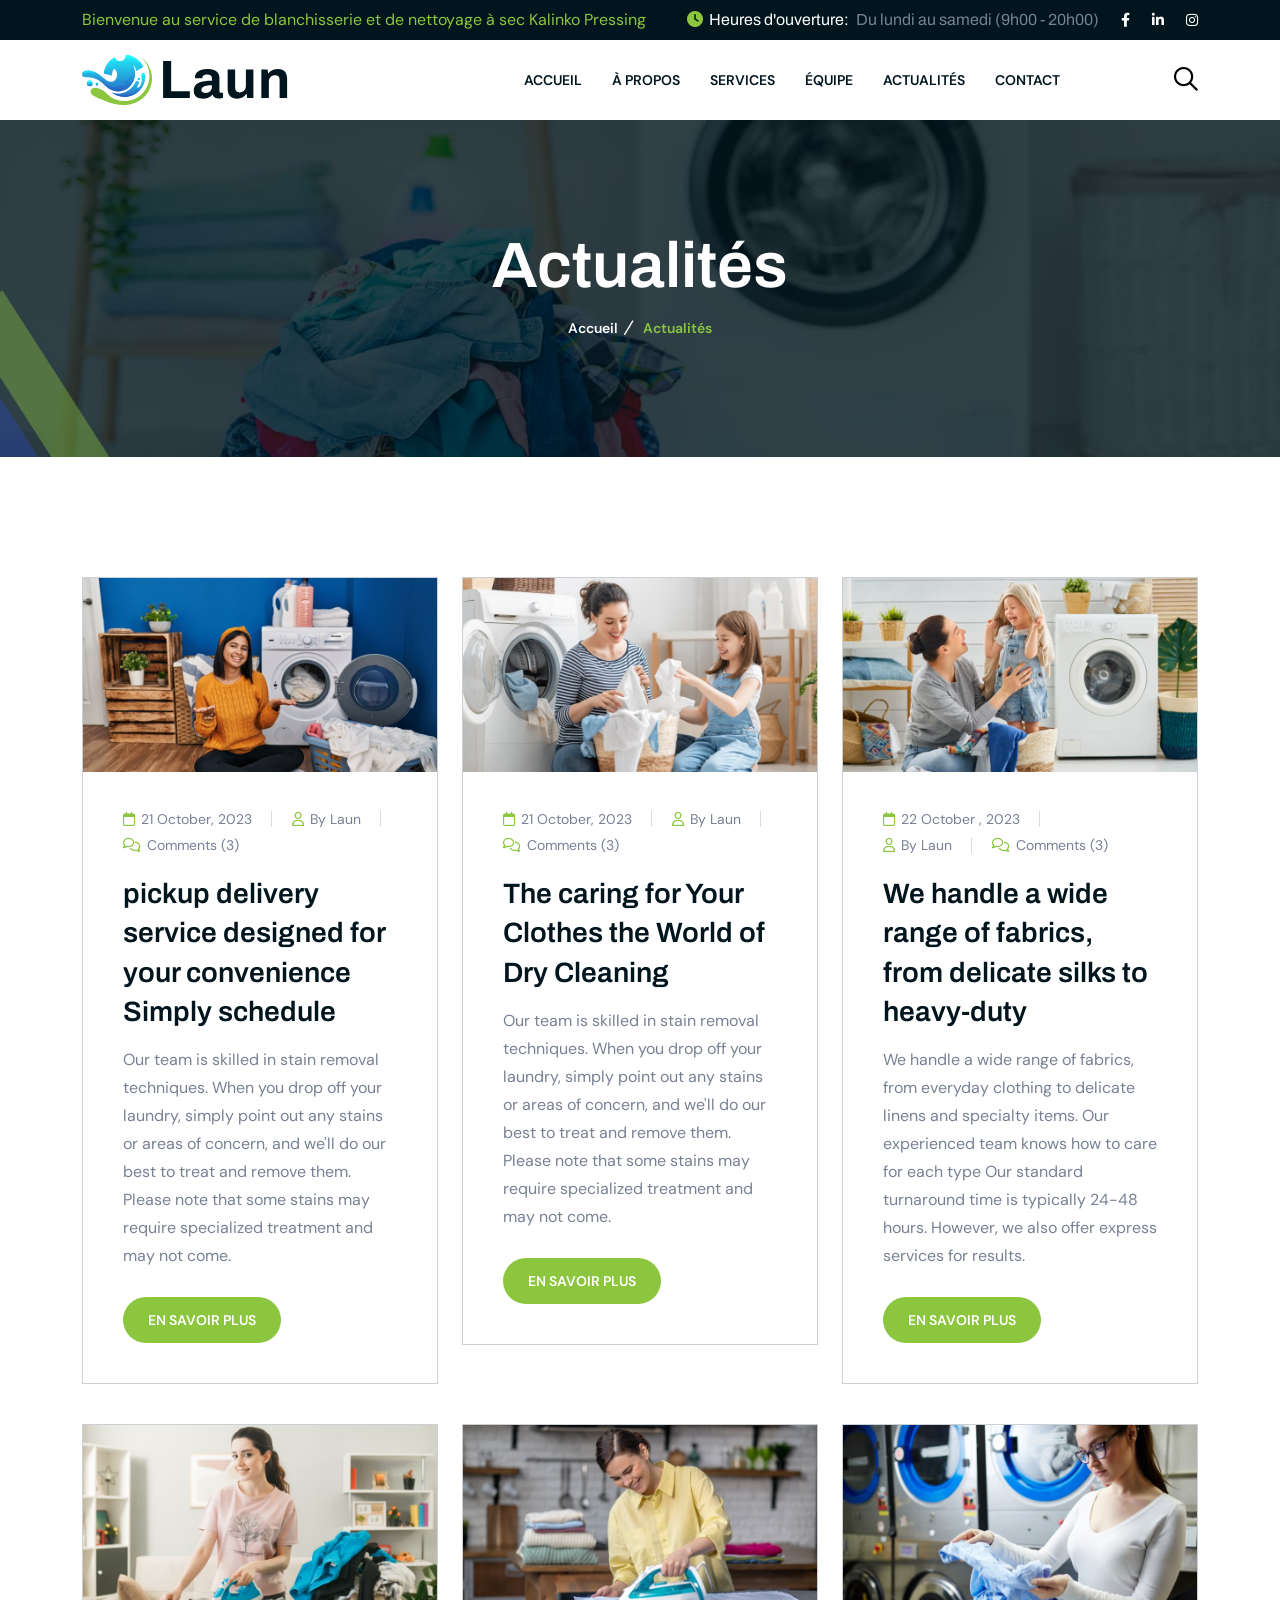
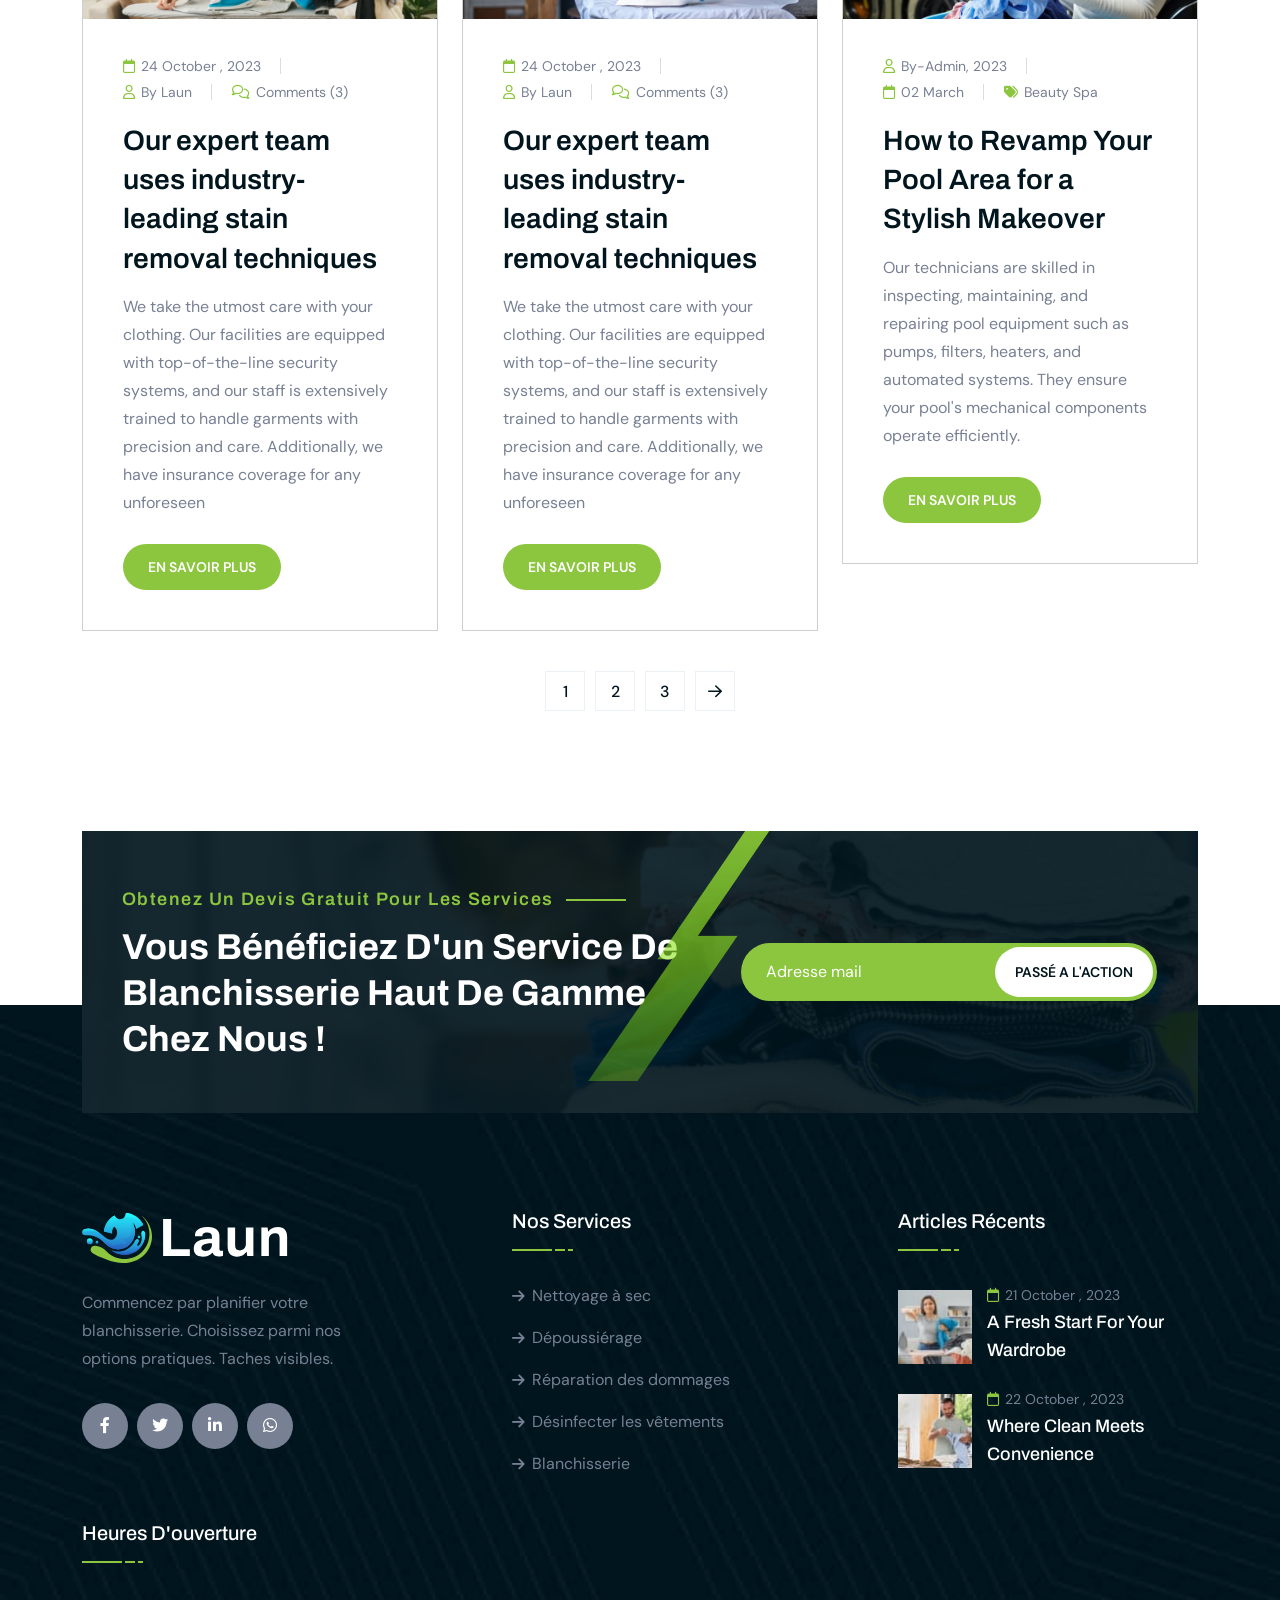
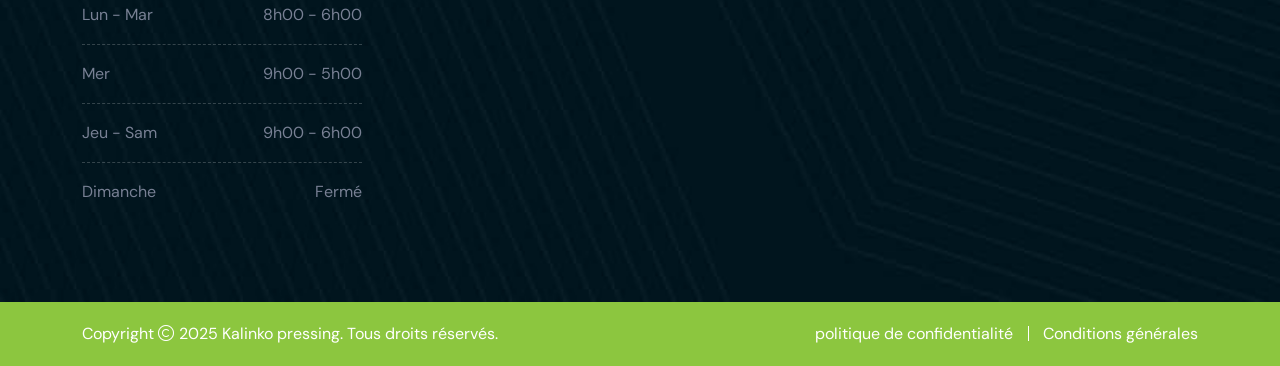
<file: actualite.html>
<!doctype html>
<html class="no-js" lang="zxx">
<!-- Mirrored from html.themeholy.com/laun/demo/blog-grid-3-columns.html by HTTrack Website Copier/3.x [XR&CO'2014], Thu, 20 Mar 2025 13:18:30 GMT -->

<head>
    <meta charset="utf-8">
    <meta http-equiv="x-ua-compatible" content="ie=edge">
    <title>Laun - Laundry Service & Dry Cleaning HTML Template - Blog – Grid (3 Columns)</title>
    <meta name="author" content="Laun">
    <meta name="description" content="Laun - Laundry Service & Dry Cleaning HTML Template">
    <meta name="keywords" content="Laun - Laundry Service & Dry Cleaning HTML Template">
    <meta name="robots" content="INDEX,FOLLOW">
    <meta name="viewport" content="width=device-width,initial-scale=1,shrink-to-fit=no">
    <link rel="apple-touch-icon" sizes="57x57" href="assets/img/favicons/apple-icon-57x57.png">
    <link rel="apple-touch-icon" sizes="60x60" href="assets/img/favicons/apple-icon-60x60.png">
    <link rel="apple-touch-icon" sizes="72x72" href="assets/img/favicons/apple-icon-72x72.png">
    <link rel="apple-touch-icon" sizes="76x76" href="assets/img/favicons/apple-icon-76x76.png">
    <link rel="apple-touch-icon" sizes="114x114" href="assets/img/favicons/apple-icon-114x114.png">
    <link rel="apple-touch-icon" sizes="120x120" href="assets/img/favicons/apple-icon-120x120.png">
    <link rel="apple-touch-icon" sizes="144x144" href="assets/img/favicons/apple-icon-144x144.png">
    <link rel="apple-touch-icon" sizes="152x152" href="assets/img/favicons/apple-icon-152x152.png">
    <link rel="apple-touch-icon" sizes="180x180" href="assets/img/favicons/apple-icon-180x180.png">
    <link rel="icon" type="image/png" sizes="192x192" href="assets/img/favicons/android-icon-192x192.png">
    <link rel="icon" type="image/png" sizes="32x32" href="assets/img/favicons/favicon-32x32.png">
    <link rel="icon" type="image/png" sizes="96x96" href="assets/img/favicons/favicon-96x96.png">
    <link rel="icon" type="image/png" sizes="16x16" href="assets/img/favicons/favicon-16x16.png">
    <link rel="manifest" href="assets/img/favicons/manifest.json">
    <meta name="msapplication-TileColor" content="#ffffff">
    <meta name="msapplication-TileImage" content="assets/img/favicons/ms-icon-144x144.png">
    <meta name="theme-color" content="#ffffff">
    <link rel="preconnect" href="https://fonts.googleapis.com/">
    <link rel="preconnect" href="https://fonts.gstatic.com/" crossorigin>
    <link
        href="https://fonts.googleapis.com/css2?family=Archivo:wght@300;400;500;600;700;800;900&amp;family=DM+Sans:opsz,wght@9..40,300;9..40,400;9..40,500;9..40,600;9..40,700;9..40,800;9..40,900&amp;display=swap"
        rel="stylesheet">
    <link rel="stylesheet" href="assets/css/bootstrap.min.css">
    <link rel="stylesheet" href="assets/css/fontawesome.min.css">
    <link rel="stylesheet" href="assets/css/magnific-popup.min.css">
    <link rel="stylesheet" href="assets/css/swiper-bundle.min.css">
    <link rel="stylesheet" href="assets/css/style.css">
</head>

<body>
    <div class="preloader"><button class="th-btn style2 preloaderCls">Cancel Preloader</button>
        <div class="preloader-inner">
            <div class="loader">
                <div class="rot"></div><img src="assets/img/logo-white.svg" alt="Laun">
            </div>
        </div>
    </div>
    <div class="popup-search-box"><button class="searchClose"><i class="fal fa-times"></i></button>
        <form action="#"><input type="text" placeholder="What are you looking for?"> <button type="submit"><i
                    class="fal fa-search"></i></button></form>
    </div>
    <div class="th-menu-wrapper">
        <div class="th-menu-area text-center"><button class="th-menu-toggle"><i class="fal fa-times"></i></button>
            <div class="mobile-logo">
                <a href="home-laundry-services.html"><img src="assets/img/logo.svg" alt="Laun"></a>
            </div>
            <div class="th-mobile-menu">
                <ul>
                    <li><a href="index.html">Accueil</a></li>
                    <li><a href="apropos.html">À propos </a></li>
                    <li><a href="service.html">Services</a></li>
                    <li><a href="equipe.html">Équipe</a></li>
                    <li><a href="actualite.html">Actualités</a></li>
                    <li><a href="contact.html">Contact</a></li>
                </ul>
            </div>
        </div>
    </div>
    <header class="th-header header-layout2">
        <div class="header-top">
            <div class="container">
                <div class="row justify-content-center justify-content-xl-between align-items-center gy-2">
                    <div class="col-auto d-none d-lg-block">
                        <p class="header-notice text-theme"> Bienvenue au service de blanchisserie et de nettoyage à sec
                            Kalinko Pressing</p>
                    </div>
                    <div class="col-auto">
                        <div class="header-links">
                            <ul>
                                <li class="d-none d-md-inline-block"><i class="fa-solid fa-clock">

                                    </i>Heures d'ouverture:
                                    <span>Du lundi au samedi (9h00 - 20h00)</span>
                                </li>
                                <li>
                                    <div class="social-links">
                                        <span class="social-title">Suivez-nous sur :</span>
                                        <a href="https://www.facebook.com/"><i class="fab fa-facebook-f"></i></a>
                                        <a href="https://www.linkedin.com/"><i class="fab fa-linkedin-in"></i></a>
                                        <a href="https://www.instagram.com/"><i class="fab fa-instagram"></i></a>
                                    </div>
                                </li>
                            </ul>
                        </div>
                    </div>
                </div>
            </div>
        </div>
        <div class="sticky-wrapper">
            <div class="menu-area">
                <div class="container">
                    <div class="row align-items-center justify-content-between">
                        <div class="col-auto">
                            <div class="header-logo">
                                <a href="home-laundry-services.html"><img src="assets/img/logo.svg" alt="Laun"></a>
                            </div>
                        </div>
                        <div class="col-auto ms-xl-auto">
                            <nav class="main-menu d-none d-lg-inline-block">
                                <ul>
                                    <li><a href="index.html">Accueil</a></li>
                                    <li><a href="apropos.html">À propos </a></li>
                                    <li><a href="service.html">Services</a></li>
                                    <li><a href="equipe.html">Équipe</a></li>
                                    <li><a href="actualite.html">Actualités</a></li>
                                    <li><a href="contact.html">Contact</a></li>
                                </ul>
                            </nav>
                        </div>
                        <div class="col-auto">
                            <div class="header-button">
                                <button type="button" class="simple-icon searchBoxToggler">
                                    <i class="far fa-search"></i>
                                </button>
                                <button type="button" class="th-menu-toggle d-block d-lg-none"><i
                                        class="far fa-bars"></i>
                                </button>
                            </div>
                        </div>
                    </div>
                </div>
            </div>
        </div>
    </header>
    <div class="breadcumb-wrapper" data-bg-src="assets/img/bg/breadcumb-bg.jpg">
        <div class="container">
            <div class="breadcumb-content">
                <h1 class="breadcumb-title">Actualités</h1>
                <ul class="breadcumb-menu">
                    <li><a href="index.html">Accueil</a></li>
                    <li>Actualités</li>
                </ul>
            </div>
        </div>
    </div>
    <section class="th-blog-wrapper space-top space-extra-bottom">
        <div class="container th-container">
            <div class="row">
                <div class="col-lg-6 col-xl-4">
                    <div class="th-blog blog-single has-post-thumbnail">
                        <div class="blog-img">
                            <a href="blog-details.html"><img src="assets/img/blog/blog-s-1-1.jpg" alt="Blog Image"></a>
                        </div>
                        <div class="blog-content">
                            <div class="blog-meta"><a href="blog.html"><i class="far fa-calendar"></i>21 October,
                                    2023</a> <a class="author" href="blog.html"><i class="far fa-user"></i>By Laun</a>
                                <a href="blog-details.html"><i class="far fa-comments"></i>Comments (3)</a>
                            </div>
                            <h2 class="blog-title"><a href="blog-details.html">pickup delivery service designed for your
                                    convenience Simply schedule</a></h2>
                            <p class="blog-text">Our team is skilled in stain removal techniques. When you drop off your
                                laundry, simply point out any stains or areas of concern, and we'll do our best to treat
                                and remove them. Please note that some stains may require specialized
                                treatment and may not come.</p>
                            <a href="blog-details.html" class="th-btn btn-sm">
                                En savoir plus
                            </a>
                        </div>
                    </div>
                </div>
                <div class="col-lg-6 col-xl-4">
                    <div class="th-blog blog-single has-post-thumbnail">
                        <div class="blog-img">
                            <a href="blog-details.html"><img src="assets/img/blog/blog-s-1-2.jpg" alt="Blog Image"></a>
                        </div>
                        <div class="blog-content">
                            <div class="blog-meta"><a href="blog.html"><i class="far fa-calendar"></i>21 October,
                                    2023</a> <a class="author" href="blog.html"><i class="far fa-user"></i>By Laun</a>
                                <a href="blog-details.html"><i class="far fa-comments"></i>Comments (3)</a>
                            </div>
                            <h2 class="blog-title"><a href="blog-details.html">The caring for Your Clothes the World of
                                    Dry Cleaning</a></h2>
                            <p class="blog-text">Our team is skilled in stain removal techniques. When you drop off your
                                laundry, simply point out any stains or areas of concern, and we'll do our best to treat
                                and remove them. Please note that some stains may require specialized
                                treatment and may not come.</p>
                            <a href="blog-details.html" class="th-btn btn-sm">En savoir plus</a>
                        </div>
                    </div>
                </div>
                <div class="col-lg-6 col-xl-4">
                    <div class="th-blog blog-single has-post-thumbnail">
                        <div class="blog-img">
                            <a href="blog-details.html"><img src="assets/img/blog/blog-s-1-3.jpg" alt="Blog Image"></a>
                        </div>
                        <div class="blog-content">
                            <div class="blog-meta"><a href="blog.html"><i class="far fa-calendar"></i>22 October ,
                                    2023</a> <a class="author" href="blog.html"><i class="far fa-user"></i>By Laun</a>
                                <a href="blog-details.html"><i class="far fa-comments"></i>Comments (3)</a>
                            </div>
                            <h2 class="blog-title"><a href="blog-details.html">We handle a wide range of fabrics, from
                                    delicate silks to heavy-duty</a></h2>
                            <p class="blog-text">We handle a wide range of fabrics, from everyday clothing to delicate
                                linens and specialty items. Our experienced team knows how to care for each type Our
                                standard turnaround time is typically 24-48 hours. However, we also
                                offer express services for results.</p><a href="blog-details.html"
                                class="th-btn btn-sm">En savoir plus</a>
                        </div>
                    </div>
                </div>
                <div class="col-lg-6 col-xl-4">
                    <div class="th-blog blog-single has-post-thumbnail">
                        <div class="blog-img">
                            <a href="blog-details.html"><img src="assets/img/blog/blog-s-1-4.jpg" alt="Blog Image"></a>
                        </div>
                        <div class="blog-content">
                            <div class="blog-meta"><a href="blog.html"><i class="far fa-calendar"></i>24 October ,
                                    2023</a> <a class="author" href="blog.html"><i class="far fa-user"></i>By Laun</a>
                                <a href="blog-details.html"><i class="far fa-comments"></i>Comments (3)</a>
                            </div>
                            <h2 class="blog-title"><a href="blog-details.html">Our expert team uses industry-leading
                                    stain removal techniques</a></h2>
                            <p class="blog-text">We take the utmost care with your clothing. Our facilities are equipped
                                with top-of-the-line security systems, and our staff is extensively trained to handle
                                garments with precision and care. Additionally, we have insurance
                                coverage for any unforeseen
                            </p><a href="blog-details.html" class="th-btn btn-sm">En savoir plus</a>
                        </div>
                    </div>
                </div>
                <div class="col-lg-6 col-xl-4">
                    <div class="th-blog blog-single has-post-thumbnail">
                        <div class="blog-img">
                            <a href="blog-details.html"><img src="assets/img/blog/blog-s-1-5.jpg" alt="Blog Image"></a>
                        </div>
                        <div class="blog-content">
                            <div class="blog-meta"><a href="blog.html"><i class="far fa-calendar"></i>24 October ,
                                    2023</a> <a class="author" href="blog.html"><i class="far fa-user"></i>By Laun</a>
                                <a href="blog-details.html"><i class="far fa-comments"></i>Comments (3)</a>
                            </div>
                            <h2 class="blog-title"><a href="blog-details.html">Our expert team uses industry-leading
                                    stain removal techniques</a></h2>
                            <p class="blog-text">We take the utmost care with your clothing. Our facilities are equipped
                                with top-of-the-line security systems, and our staff is extensively trained to handle
                                garments with precision and care. Additionally, we have insurance
                                coverage for any unforeseen
                            </p><a href="blog-details.html" class="th-btn btn-sm">En savoir plus</a>
                        </div>
                    </div>
                </div>
                <div class="col-lg-6 col-xl-4">
                    <div class="th-blog blog-single has-post-thumbnail">
                        <div class="blog-img">
                            <a href="blog-details.html"><img src="assets/img/blog/blog-s-1-6.jpg" alt="Blog Image"></a>
                        </div>
                        <div class="blog-content">
                            <div class="blog-meta"><a href="blog.html"><i class="fa-regular fa-user"></i>By-Admin,
                                    2023</a> <a href="blog.html"><i class="fa-regular fa-calendar"></i>02 March</a> <a
                                    href="blog-details.html"><i class="fa-solid fa-tags"></i>Beauty Spa</a></div>
                            <h2 class="blog-title"><a href="blog-details.html">How to Revamp Your Pool Area for a
                                    Stylish Makeover</a></h2>
                            <p class="blog-text">Our technicians are skilled in inspecting, maintaining, and repairing
                                pool equipment such as pumps, filters, heaters, and automated systems. They ensure your
                                pool's mechanical components operate efficiently.</p>
                            <a href="blog-details.html" class="th-btn btn-sm">En savoir plus</a>
                        </div>
                    </div>
                </div>
                <div class="th-pagination text-center">
                    <ul>
                        <li><a href="blog.html">1</a></li>
                        <li><a href="blog.html">2</a></li>
                        <li><a href="blog.html">3</a></li>
                        <li><a href="blog.html"><i class="far fa-arrow-right"></i></a></li>
                    </ul>
                </div>
            </div>
        </div>
    </section>
    <div class="">
        <div class="container z-index-common">
            <div class="cta-wrap" data-overlay="title" data-opacity="9" data-bg-src="assets/img/bg/cta_bg_2.jpg">
                <div class="row align-items-center">
                    <div class="col-xl-7 col-lg-6 mb-5 mb-lg-0">
                        <div class="title-area mb-0 text-center text-lg-start">
                            <span class="sub-title style1">
                                Obtenez un devis gratuit pour les services
                            </span>
                            <h3 class="sec-title text-white">Vous bénéficiez d'un service de blanchisserie haut de gamme
                                chez nous !</h3>
                        </div>
                    </div>
                    <div class="col-xl-5 col-lg-6">
                        <form class="cta-form">
                            <div class="form-group"><input class="form-control" type="email" placeholder="Adresse mail"
                                    required=""> <button type="submit" class="th-btn style4">Passé a l'action</button>
                            </div>
                        </form>
                    </div>
                </div>
                <div class="cta-shape"><img src="assets/img/shape/line.png" alt=""></div>
            </div>
        </div>
    </div>
    <footer class="footer-wrapper footer-layout2" data-bg-src="assets/img/bg/footer_bg_2.jpg">
        <div class="widget-area">
            <div class="container">
                <div class="row justify-content-between">
                    <div class="col-md-6 col-xl-3">
                        <div class="widget footer-widget">
                            <div class="th-widget-about">
                                <div class="about-logo">
                                    <a href="home-laundry-services.html"><img src="assets/img/logo-white.svg"
                                            alt="Laun"></a>
                                </div>
                                <p class="about-text">
                                    Commencez par planifier votre blanchisserie. Choisissez parmi nos options pratiques.
                                    Taches visibles.
                                </p>
                                <div class="th-social"><a href="https://www.facebook.com/"><i
                                            class="fab fa-facebook-f"></i></a> <a href="https://www.twitter.com/"><i
                                            class="fab fa-twitter"></i></a> <a href="https://www.linkedin.com/"><i
                                            class="fab fa-linkedin-in"></i></a> <a href="https://www.whatsapp.com/"><i
                                            class="fab fa-whatsapp"></i></a></div>
                            </div>
                        </div>
                    </div>
                    <div class="col-md-6 col-xl-auto">
                        <div class="widget widget_nav_menu footer-widget">
                            <h3 class="widget_title">Nos Services</h3>
                            <div class="menu-all-pages-container">
                                <ul class="menu">
                                    <li><a href="service.html">Nettoyage à sec</a></li>
                                    <li><a href="service.html">Dépoussiérage</a></li>
                                    <li><a href="service.html">Réparation des dommages</a></li>
                                    <li><a href="service.html">Désinfecter les vêtements</a></li>
                                    <li><a href="service.html">Blanchisserie</a></li>
                                </ul>
                            </div>
                        </div>
                    </div>
                    <div class="col-md-6 col-xl-auto">
                        <div class="widget footer-widget">
                            <h3 class="widget_title">Articles récents</h3>
                            <div class="recent-post-wrap">
                                <div class="recent-post">
                                    <div class="media-img">
                                        <a href="blog-details.html"><img src="assets/img/blog/recent-post-1-1.jpg"
                                                alt="Blog Image"></a>
                                    </div>
                                    <div class="media-body">
                                        <div class="recent-post-meta"><a href="blog.html"><i
                                                    class="far fa-calendar"></i>21 October , 2023</a></div>
                                        <h4 class="post-title"><a class="text-inherit" href="blog-details.html">A Fresh
                                                Start for Your Wardrobe</a></h4>
                                    </div>
                                </div>
                                <div class="recent-post">
                                    <div class="media-img">
                                        <a href="blog-details.html"><img src="assets/img/blog/recent-post-1-2.jpg"
                                                alt="Blog Image"></a>
                                    </div>
                                    <div class="media-body">
                                        <div class="recent-post-meta"><a href="blog.html"><i
                                                    class="far fa-calendar"></i>22 October , 2023</a></div>
                                        <h4 class="post-title"><a class="text-inherit" href="blog-details.html">Where
                                                Clean Meets Convenience</a></h4>
                                    </div>
                                </div>
                            </div>
                        </div>
                    </div>
                    <div class="col-md-6 col-xl-auto">
                        <div class="widget footer-widget">
                            <h3 class="widget_title">Heures d'ouverture</h3>
                            <div class="th-widget-schedule">
                                <p class="schedule-info"><span>Lun - Mar</span><span>8h00 - 6h00 </span></p>
                                <p class="schedule-info"><span>Mer</span><span>9h00 - 5h00 </span></p>
                                <p class="schedule-info"><span>Jeu - Sam</span><span>9h00 - 6h00 </span></p>
                                <p class="schedule-info"><span>Dimanche</span><span>Fermé</span></p>
                            </div>
                        </div>
                    </div>
                </div>
            </div>
        </div>
        <div class="copyright-wrap">
            <div class="container">
                <div class="row gy-2 align-items-center">
                    <div class="col-lg-6">
                        <p class="copyright-text">Copyright <i class="fal fa-copyright"></i> 2025 <a
                                href="home-laundry-services.html">Kalinko pressing</a>. Tous droits réservés.</p>
                    </div>
                    <div class="col-lg-6 text-center text-md-end">
                        <div class="footer-links">
                            <ul>
                                <li><a href="contact.html">politique de confidentialité</a></li>
                                <li><a href="contact.html">Conditions générales</a></li>
                            </ul>
                        </div>
                    </div>
                </div>
            </div>
        </div>
    </footer>
    <div class="scroll-top"><svg class="progress-circle svg-content" width="100%" height="100%" viewBox="-1 -1 102 102">
            <path d="M50,1 a49,49 0 0,1 0,98 a49,49 0 0,1 0,-98"
                style="transition: stroke-dashoffset 10ms linear 0s; stroke-dasharray: 307.919, 307.919; stroke-dashoffset: 307.919;">
            </path>
        </svg></div>
    <script src="assets/js/vendor/jquery-3.6.0.min.js"></script>
    <script src="assets/js/swiper-bundle.min.js"></script>
    <script src="assets/js/bootstrap.min.js"></script>
    <script src="assets/js/jquery.magnific-popup.min.js"></script>
    <script src="assets/js/jquery.counterup.min.js"></script>
    <script src="assets/js/jquery-ui.min.js"></script>
    <script src="assets/js/imagesloaded.pkgd.min.js"></script>
    <script src="assets/js/isotope.pkgd.min.js"></script>
    <script src="assets/js/nice-select.min.js"></script>
    <script src="assets/js/main.js"></script>
</body>
<!-- Mirrored from html.themeholy.com/laun/demo/blog-grid-3-columns.html by HTTrack Website Copier/3.x [XR&CO'2014], Thu, 20 Mar 2025 13:18:30 GMT -->

</html>
</file>
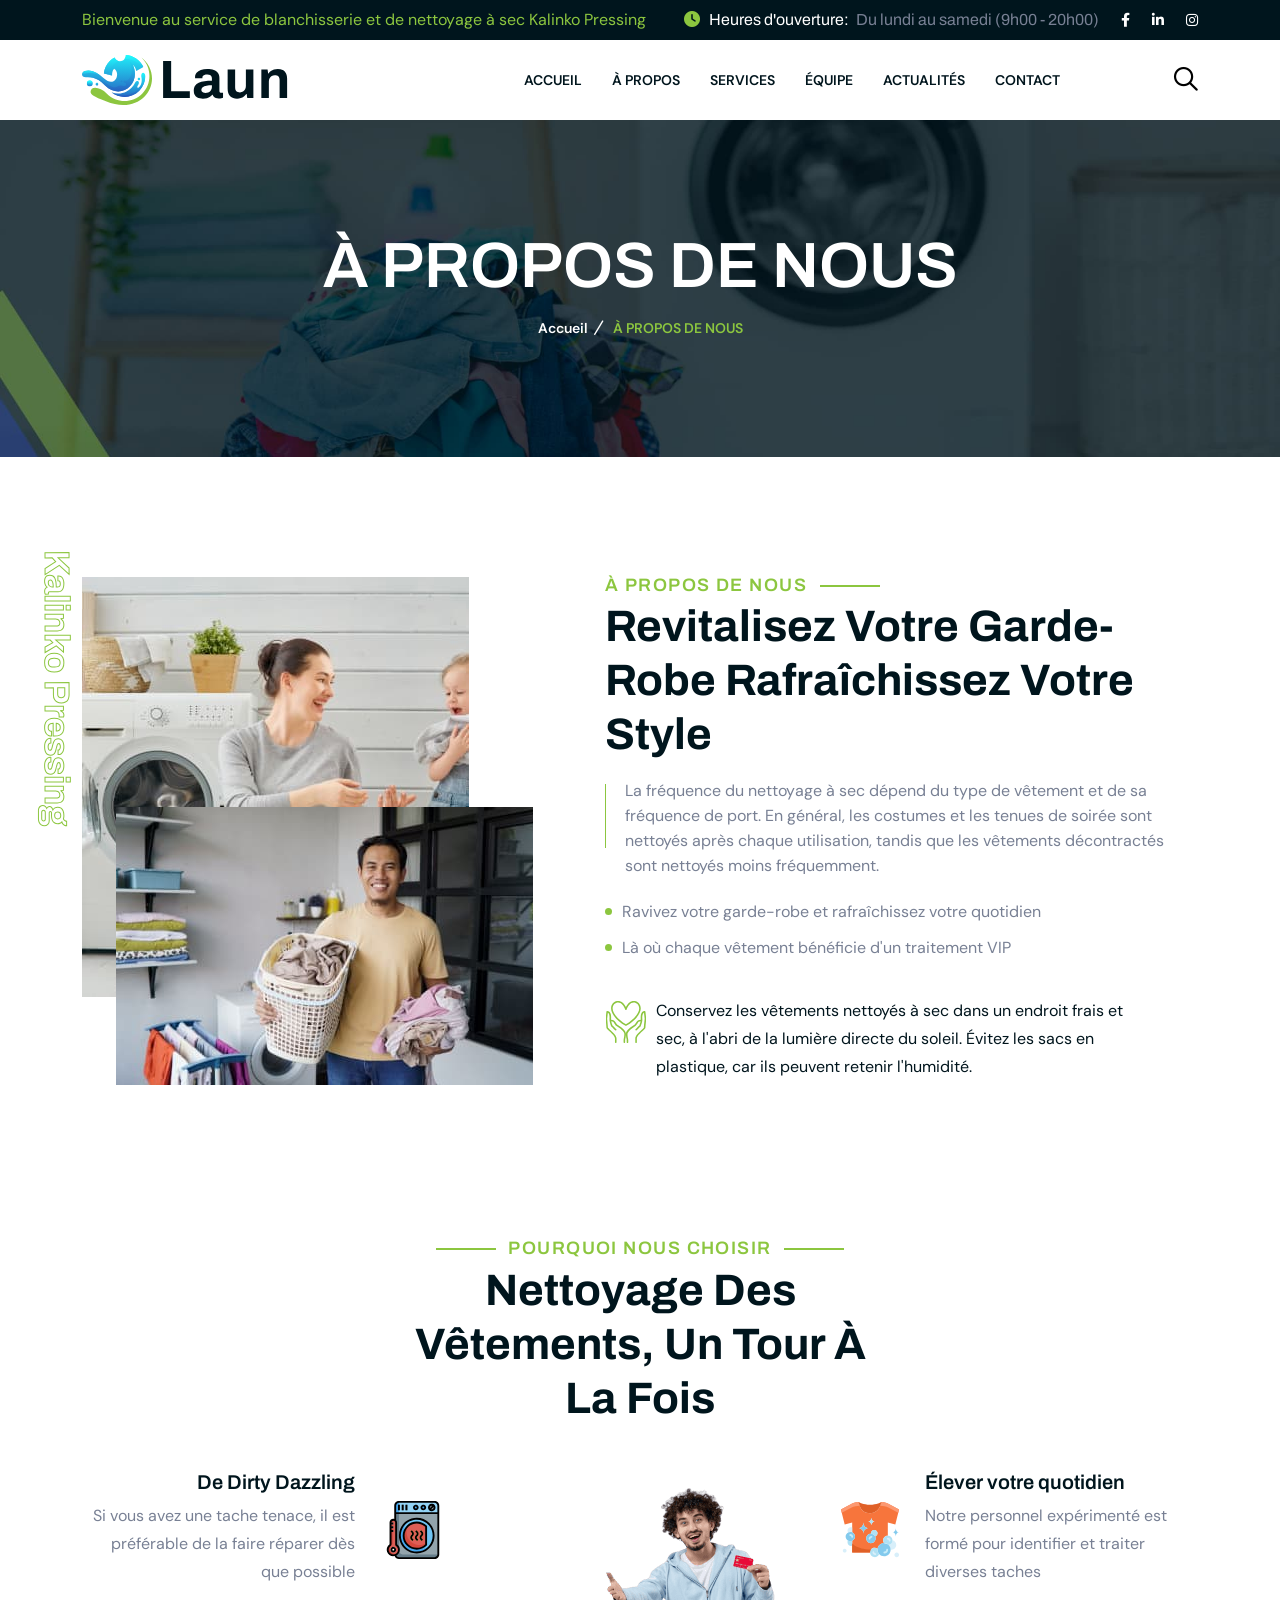
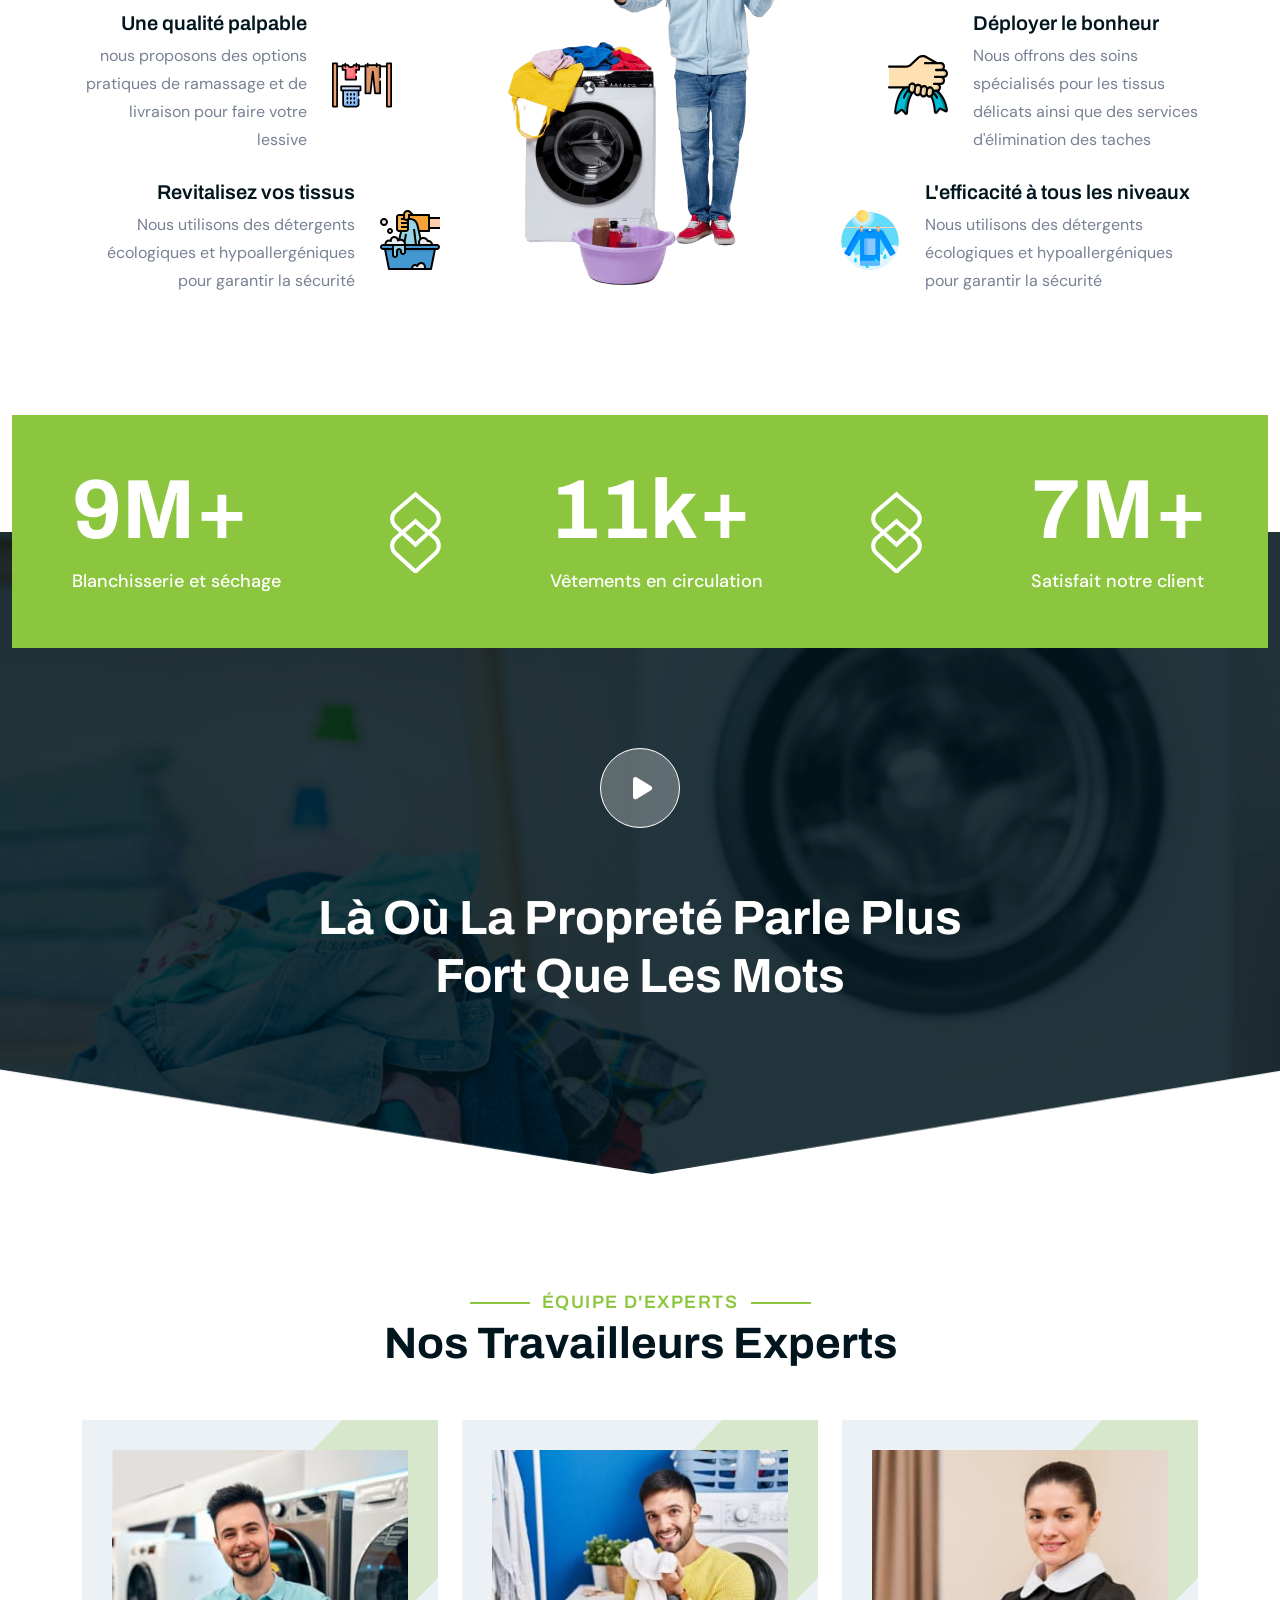
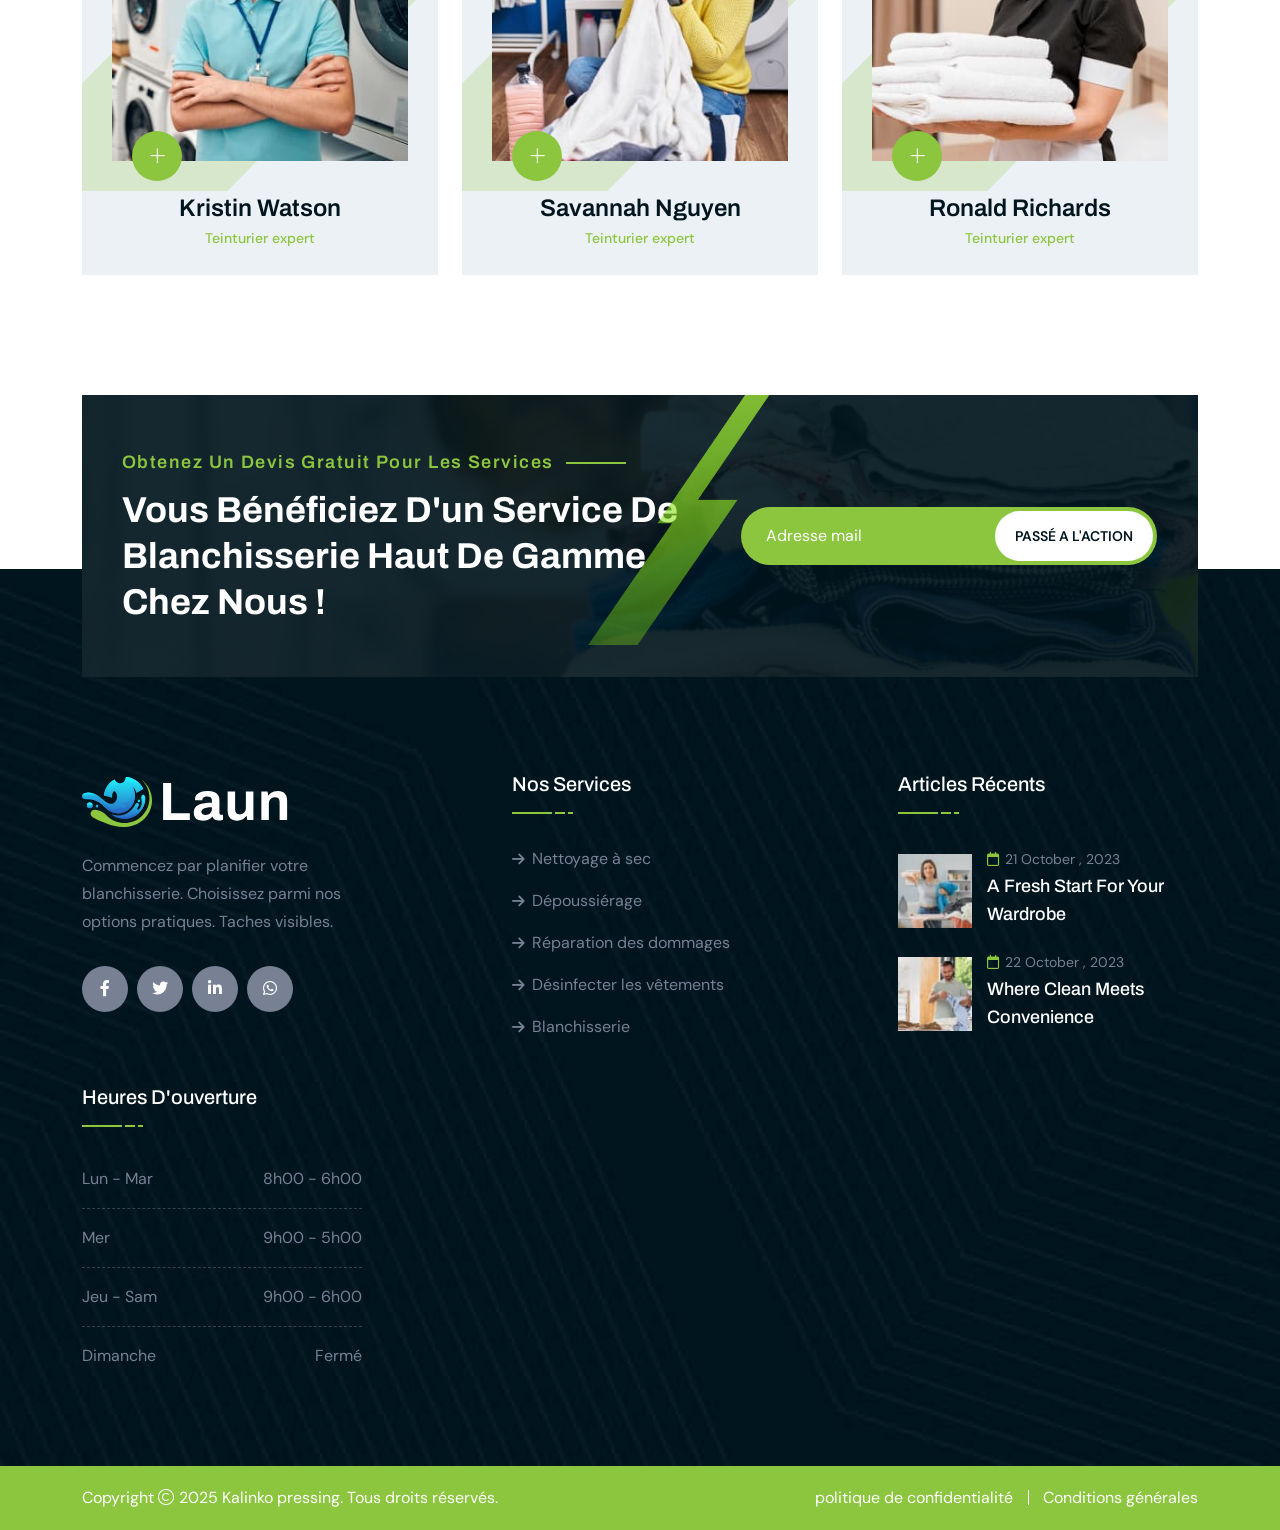
<file: apropos.html>
<!doctype html>
<html class="no-js" lang="zxx">
<!-- Mirrored from html.themeholy.com/laun/demo/about.html by HTTrack Website Copier/3.x [XR&CO'2014], Thu, 20 Mar 2025 13:18:11 GMT -->

<head>
    <meta charset="utf-8">
    <meta http-equiv="x-ua-compatible" content="ie=edge">
    <title>Laun - Laundry Service & Dry Cleaning HTML Template - About Us</title>
    <meta name="author" content="Laun">
    <meta name="description" content="Laun - Laundry Service & Dry Cleaning HTML Template">
    <meta name="keywords" content="Laun - Laundry Service & Dry Cleaning HTML Template">
    <meta name="robots" content="INDEX,FOLLOW">
    <meta name="viewport" content="width=device-width,initial-scale=1,shrink-to-fit=no">
    <link rel="apple-touch-icon" sizes="57x57" href="assets/img/favicons/apple-icon-57x57.png">
    <link rel="apple-touch-icon" sizes="60x60" href="assets/img/favicons/apple-icon-60x60.png">
    <link rel="apple-touch-icon" sizes="72x72" href="assets/img/favicons/apple-icon-72x72.png">
    <link rel="apple-touch-icon" sizes="76x76" href="assets/img/favicons/apple-icon-76x76.png">
    <link rel="apple-touch-icon" sizes="114x114" href="assets/img/favicons/apple-icon-114x114.png">
    <link rel="apple-touch-icon" sizes="120x120" href="assets/img/favicons/apple-icon-120x120.png">
    <link rel="apple-touch-icon" sizes="144x144" href="assets/img/favicons/apple-icon-144x144.png">
    <link rel="apple-touch-icon" sizes="152x152" href="assets/img/favicons/apple-icon-152x152.png">
    <link rel="apple-touch-icon" sizes="180x180" href="assets/img/favicons/apple-icon-180x180.png">
    <link rel="icon" type="image/png" sizes="192x192" href="assets/img/favicons/android-icon-192x192.png">
    <link rel="icon" type="image/png" sizes="32x32" href="assets/img/favicons/favicon-32x32.png">
    <link rel="icon" type="image/png" sizes="96x96" href="assets/img/favicons/favicon-96x96.png">
    <link rel="icon" type="image/png" sizes="16x16" href="assets/img/favicons/favicon-16x16.png">
    <link rel="manifest" href="assets/img/favicons/manifest.json">
    <meta name="msapplication-TileColor" content="#ffffff">
    <meta name="msapplication-TileImage" content="assets/img/favicons/ms-icon-144x144.png">
    <meta name="theme-color" content="#ffffff">
    <link rel="preconnect" href="https://fonts.googleapis.com/">
    <link rel="preconnect" href="https://fonts.gstatic.com/" crossorigin>
    <link
        href="https://fonts.googleapis.com/css2?family=Archivo:wght@300;400;500;600;700;800;900&amp;family=DM+Sans:opsz,wght@9..40,300;9..40,400;9..40,500;9..40,600;9..40,700;9..40,800;9..40,900&amp;display=swap"
        rel="stylesheet">
    <link rel="stylesheet" href="assets/css/bootstrap.min.css">
    <link rel="stylesheet" href="assets/css/fontawesome.min.css">
    <link rel="stylesheet" href="assets/css/magnific-popup.min.css">
    <link rel="stylesheet" href="assets/css/swiper-bundle.min.css">
    <link rel="stylesheet" href="assets/css/style.css">
</head>

<body>
    <div class="preloader"><button class="th-btn style2 preloaderCls">Cancel Preloader</button>
        <div class="preloader-inner">
            <div class="loader">
                <div class="rot"></div><img src="assets/img/logo-white.svg" alt="Laun">
            </div>
        </div>
    </div>

    <div class="popup-search-box"><button class="searchClose"><i class="fal fa-times"></i></button>
        <form action="#"><input type="text" placeholder="What are you looking for?"> <button type="submit"><i
                    class="fal fa-search"></i></button></form>
    </div>
    <div class="th-menu-wrapper">
        <div class="th-menu-area text-center"><button class="th-menu-toggle"><i class="fal fa-times"></i></button>
            <div class="mobile-logo"><a href="home-laundry-services.html"><img src="assets/img/logo.svg" alt="Laun"></a>
            </div>
            <div class="th-mobile-menu">
                <ul>
                    <li><a href="index.html">Accueil</a></li>
                    <li><a href="apropos.html">À propos </a></li>
                    <li><a href="service.html">Services</a></li>
                    <li><a href="equipe.html">Équipe</a></li>
                    <li><a href="actualite.html">Actualités</a></li>
                    <li><a href="contact.html">Contact</a></li>
                </ul>
            </div>
        </div>
    </div>
    <header class="th-header header-layout2">
        <div class="header-top">
            <div class="container">
                <div class="row justify-content-center justify-content-xl-between align-items-center gy-2">
                    <div class="col-auto d-none d-lg-block">
                        <p class="header-notice text-theme"> Bienvenue au service de blanchisserie et de nettoyage à sec
                            Kalinko Pressing</p>
                    </div>
                    <div class="col-auto">
                        <div class="header-links">
                            <ul>
                                <li class="d-none d-md-inline-block">
                                    <i class="fa-solid fa-clock"></i>
                                    Heures d'ouverture:
                                    <span>Du lundi au samedi (9h00 - 20h00)</span>
                                </li>
                                <li>
                                    <div class="social-links">
                                        <span class="social-title">Suivez-nous sur :</span>
                                        <a href="https://www.facebook.com/"><i class="fab fa-facebook-f"></i></a>
                                        <a href="https://www.linkedin.com/"><i class="fab fa-linkedin-in"></i></a>
                                        <a href="https://www.instagram.com/"><i class="fab fa-instagram"></i></a>
                                    </div>
                                </li>
                            </ul>
                        </div>
                    </div>
                </div>
            </div>
        </div>
        <div class="sticky-wrapper">
            <div class="menu-area">
                <div class="container">
                    <div class="row align-items-center justify-content-between">
                        <div class="col-auto">
                            <div class="header-logo"><a href="home-laundry-services.html"><img src="assets/img/logo.svg"
                                        alt="Laun"></a></div>
                        </div>
                        <div class="col-auto ms-xl-auto">
                            <nav class="main-menu d-none d-lg-inline-block">
                                <ul>
                                    <li><a href="index.html">Accueil</a></li>
                                    <li><a href="apropos.html">À propos </a></li>
                                    <li><a href="service.html">Services</a></li>
                                    <li><a href="equipe.html">Équipe</a></li>
                                    <li><a href="actualite.html">Actualités</a></li>
                                    <li><a href="contact.html">Contact</a></li>
                                </ul>
                            </nav>
                        </div>
                        <div class="col-auto">
                            <div class="header-button">
                                <button type="button" class="simple-icon searchBoxToggler">
                                    <i class="far fa-search"></i>
                                </button>
                                <button type="button" class="th-menu-toggle d-block d-lg-none"><i
                                        class="far fa-bars"></i>
                                </button>
                            </div>
                        </div>
                    </div>
                </div>
            </div>
        </div>
    </header>
    <div class="breadcumb-wrapper" data-bg-src="assets/img/bg/breadcumb-bg.jpg">
        <div class="container">
            <div class="breadcumb-content">
                <h1 class="breadcumb-title">À PROPOS DE NOUS</h1>
                <ul class="breadcumb-menu">
                    <li><a href="home-laundry-services.html">Accueil</a></li>
                    <li>À PROPOS DE NOUS</li>
                </ul>
            </div>
        </div>
    </div>
    <div class="overflow-hidden overflow-hidden space" id="about-sec">
        <div class="container">
            <div class="row">
                <div class="col-xl-5 mb-40 mb-xl-0">
                    <div class="img-box2">
                        <div class="img1"><img src="assets/img/normal/about_2_1.jpg" alt="About"></div>
                        <div class="img2"><img src="assets/img/normal/about_2_2.jpg" alt="Image"></div>
                        <div class="about-shape-1"></div>
                        <div class="about-shape-2"></div>
                        <div class="about-big">
                            <h3 class="about-big_text">Kalinko Pressing</h3>
                        </div>
                    </div>
                </div>
                <div class="col-xl-7">
                    <div class="ps-xl-5 wow fadeInRight">
                        <div class="title-area mb-25"><span class="sub-title style1">À PROPOS DE NOUS</span>
                            <h2 class="sec-title mb-20">Revitalisez votre garde-robe Rafraîchissez votre style</h2>
                            <blockquote class="about-blockquote">
                                <p>
                                    La fréquence du nettoyage à sec dépend du type de vêtement et de sa fréquence de
                                    port. En général, les costumes et les tenues de soirée sont nettoyés après chaque
                                    utilisation, tandis que les vêtements décontractés sont nettoyés moins fréquemment.
                                </p>
                            </blockquote>
                        </div>
                        <div class="checklist">
                            <ul>
                                <li>Ravivez votre garde-robe et rafraîchissez votre quotidien</li>
                                <li>Là où chaque vêtement bénéficie d'un traitement VIP</li>
                            </ul>
                        </div>
                        <div class="about-text"><img src="assets/img/icon/about-icon.svg" alt="">
                            <p>
                                Conservez les vêtements nettoyés à sec dans un endroit frais et sec, à l'abri de la
                                lumière directe du soleil. Évitez les sacs en plastique, car ils peuvent retenir
                                l'humidité.
                            </p>
                        </div>
                        <!-- <a href="a.html" class="th-btn">More About Us</a> -->
                    </div>
                </div>
            </div>
        </div>
    </div>
    <section class="overflow-hidden space-bottom">
        <div class="container">
            <div class="row">
                <div class="col-lg-6 offset-lg-3">
                    <div class="title-area text-center pe-xl-4 ps-xl-4">
                        <span class="sub-title">POURQUOI NOUS CHOISIR</span>
                        <h2 class="sec-title">Nettoyage des vêtements, un tour à la fois</h2>
                    </div>
                </div>
            </div>
            <div class="row gy-4 justify-content-between align-items-center">
                <div class="col-md-6 col-xl-auto">
                    <div class="service-block style1 wow fadeInLeft">
                        <div class="service-block_img"><img src="assets/img/icon/service_1_1.svg" alt="Service"></div>
                        <div class="service-block_wrapper">
                            <h3 class="box-title"><a href="detail-service.html">De Dirty Dazzling</a></h3>
                            <p class="mb-0">
                                Si vous avez une tache tenace, il est préférable de la faire réparer dès que possible
                            </p>
                        </div>
                    </div>
                    <div class="service-block style1 wow fadeInLeft">
                        <div class="service-block_img"><img src="assets/img/icon/service_1_2.svg" alt="Service"></div>
                        <div class="service-block_wrapper">
                            <h3 class="box-title"><a href="detail-service.html">Une qualité palpable</a></h3>
                            <p class="mb-0">nous proposons des options pratiques de ramassage et de livraison pour faire
                                votre lessive</p>
                        </div>
                    </div>
                    <div class="service-block style1 wow fadeInLeft">
                        <div class="service-block_img"><img src="assets/img/icon/service_1_3.svg" alt="Service"></div>
                        <div class="service-block_wrapper">
                            <h3 class="box-title"><a href="detail-service.html">Revitalisez vos tissus</a></h3>
                            <p class="mb-0">Nous utilisons des détergents écologiques et hypoallergéniques pour garantir
                                la sécurité</p>
                        </div>
                    </div>
                </div>
                <div class="col col-xl-auto text-center d-none d-xl-block">
                    <div class="service-image wow fadeInUp"><img src="assets/img/normal/choose-img.png" alt=""></div>
                </div>
                <div class="col-md-6 col-xl-auto">
                    <div class="service-block wow fadeInLeft">
                        <div class="service-block_img"><img src="assets/img/icon/service_1_4.svg" alt="Service"></div>
                        <div class="service-block_wrapper">
                            <h3 class="box-title"><a href="detail-service.html">Élever votre quotidien</a></h3>
                            <p class="mb-0">
                                Notre personnel expérimenté est formé pour identifier et traiter diverses taches
                            </p>
                        </div>
                    </div>
                    <div class="service-block wow fadeInLeft">
                        <div class="service-block_img"><img src="assets/img/icon/service_1_5.svg" alt="Service"></div>
                        <div class="service-block_wrapper">
                            <h3 class="box-title"><a href="detail-service.html">Déployer le bonheur</a></h3>
                            <p class="mb-0">
                                Nous offrons des soins spécialisés pour les tissus délicats ainsi que des services
                                d'élimination des taches
                            </p>
                        </div>
                    </div>
                    <div class="service-block wow fadeInLeft">
                        <div class="service-block_img"><img src="assets/img/icon/service_1_6.svg" alt="Service"></div>
                        <div class="service-block_wrapper">
                            <h3 class="box-title"><a href="detail-service.html">L'efficacité à tous les niveaux</a>
                            </h3>
                            <p class="mb-0">
                                Nous utilisons des détergents écologiques et hypoallergéniques pour garantir la sécurité
                            </p>
                        </div>
                    </div>
                </div>
            </div>
        </div>
    </section>
    <div class="counter-sec11" data-pos-for=".appointment-area" data-sec-pos="bottom-half">
        <div class="container th-container">
            <div class="counter-card-wrap style2 bg-theme">
                <div class="counter-card style2">
                    <div class="media-body">
                        <h2 class="box-number"><span class="counter-number">16</span>M+</h2>
                        <p class="box-text">Blanchisserie et séchage</p>
                    </div>
                </div>
                <div class="divider"></div>
                <div class="counter-card style2">
                    <div class="media-body">
                        <h2 class="box-number"><span class="counter-number">18</span>k+</h2>
                        <p class="box-text">Vêtements en circulation</p>
                    </div>
                </div>
                <div class="divider"></div>
                <div class="counter-card style2">
                    <div class="media-body">
                        <h2 class="box-number"><span class="counter-number">12</span>M+</h2>
                        <p class="box-text">Satisfait notre client</p>
                    </div>
                </div>
                <div class="divider"></div>
            </div>
        </div>
    </div>
    <div class="video-area position-relative overflow-hidden space" data-bg-src="assets/img/normal/video_2.png">
        <div class="container">
            <div class="video-box3 text-center pt-5 pb-5 mt-5"><a href="https://www.youtube.com/watch?v=_sI_Ps7JSEk"
                    class="play-btn popup-video"><i class="fa-sharp fa-solid fa-play"></i></a>
                <div class="video-content">
                    <h2 class="sec-title text-white mb-0">Là où la propreté parle plus fort que les mots</h2>
                </div>
                <div class="animation-bubble">
                    <div class="bubble-1"></div>
                    <div class="bubble-2"></div>
                    <div class="bubble-3"></div>
                    <div class="bubble-4"></div>
                    <div class="bubble-5"></div>
                    <div class="bubble-6"></div>
                    <div class="bubble-7"></div>
                    <div class="bubble-8"></div>
                    <div class="bubble-9"></div>
                    <div class="bubble-10"></div>
                </div>
            </div>
        </div>
    </div>
    <section class="team-area2 space">
        <div class="container z-index-common">
            <div class="title-area text-center"><span class="sub-title">ÉQUIPE D'EXPERTS</span>
                <h2 class="sec-title">Nos travailleurs experts</h2>
            </div>
            <div class="slider-area">
                <div class="swiper th-slider has-shadow" id="teamSlider3"
                    data-slider-options='{"breakpoints":{"0":{"slidesPerView":1},"576":{"slidesPerView":"1"},"768":{"slidesPerView":"2"},"992":{"slidesPerView":"2"},"1200":{"slidesPerView":"3"}}}'>
                    <div class="swiper-wrapper">
                        <div class="swiper-slide">
                            <div class="th-team team-grid">
                                <div class="team-grid_wrapper">
                                    <div class="team-img"><img src="assets/img/team/team_3_1.jpg" alt="Team"></div>
                                    <div class="plus-btn"><i class="fa-light fa-plus"></i></div>
                                </div>
                                <div class="team-content">
                                    <div class="media-body">
                                        <h3 class="box-title"><a href="detail-equipe.html">Kristin Watson</a></h3><span
                                            class="team-desig">Teinturier expert </span>
                                    </div>
                                </div>
                                <div class="th-social">
                                    <a href="https://www.facebook.com/"><i class="fa-brands fa-vimeo-v"></i></a>
                                    <a href="https://www.facebook.com/"><i class="fab fa-facebook-f"></i></a>
                                    <a href="https://www.twitter.com/"><i class="fab fa-twitter"></i></a>
                                    <a href="https://www.linkedin.com/"><i class="fab fa-linkedin-in"></i></a>
                                </div>
                            </div>
                        </div>
                        <div class="swiper-slide">
                            <div class="th-team team-grid">
                                <div class="team-grid_wrapper">
                                    <div class="team-img"><img src="assets/img/team/team_3_2.jpg" alt="Team"></div>
                                    <div class="plus-btn"><i class="fa-light fa-plus"></i></div>
                                </div>
                                <div class="team-content">
                                    <div class="media-body">
                                        <h3 class="box-title"><a href="detail-equipe.html">Savannah Nguyen</a></h3><span
                                            class="team-desig">Teinturier expert </span>
                                    </div>
                                </div>
                                <div class="th-social">
                                    <a href="https://www.facebook.com/"><i class="fa-brands fa-vimeo-v"></i></a>
                                    <a href="https://www.facebook.com/"><i class="fab fa-facebook-f"></i></a>
                                    <a href="https://www.twitter.com/"><i class="fab fa-twitter"></i></a>
                                    <a href="https://www.linkedin.com/"><i class="fab fa-linkedin-in"></i></a>
                                </div>
                            </div>
                        </div>
                        <div class="swiper-slide">
                            <div class="th-team team-grid">
                                <div class="team-grid_wrapper">
                                    <div class="team-img"><img src="assets/img/team/team_3_3.jpg" alt="Team"></div>
                                    <div class="plus-btn"><i class="fa-light fa-plus"></i></div>
                                </div>
                                <div class="team-content">
                                    <div class="media-body">
                                        <h3 class="box-title"><a href="detail-equipe.html">Ronald Richards</a></h3><span
                                            class="team-desig">Teinturier expert </span>
                                    </div>
                                </div>
                                <div class="th-social">
                                    <a href="https://www.facebook.com/"><i class="fa-brands fa-vimeo-v"></i></a>
                                    <a href="https://www.facebook.com/"><i class="fab fa-facebook-f"></i></a>
                                    <a href="https://www.twitter.com/"><i class="fab fa-twitter"></i></a>
                                    <a href="https://www.linkedin.com/"><i class="fab fa-linkedin-in"></i></a>
                                </div>
                            </div>
                        </div>
                        <div class="swiper-slide">
                            <div class="th-team team-grid">
                                <div class="team-grid_wrapper">
                                    <div class="team-img"><img src="assets/img/team/team_3_1.jpg" alt="Team"></div>
                                    <div class="plus-btn"><i class="fa-light fa-plus"></i></div>
                                </div>
                                <div class="team-content">
                                    <div class="media-body">
                                        <h3 class="box-title"><a href="detail-equipe.html">Thiago Almada</a></h3><span
                                            class="team-desig">Teinturier expert </span>
                                    </div>
                                </div>
                                <div class="th-social">
                                    <a href="https://www.facebook.com/"><i class="fa-brands fa-vimeo-v"></i></a>
                                    <a href="https://www.facebook.com/"><i class="fab fa-facebook-f"></i></a>
                                    <a href="https://www.twitter.com/"><i class="fab fa-twitter"></i></a>
                                    <a href="https://www.linkedin.com/"><i class="fab fa-linkedin-in"></i></a>
                                </div>
                            </div>
                        </div>
                        <div class="swiper-slide">
                            <div class="th-team team-grid">
                                <div class="team-grid_wrapper">
                                    <div class="team-img"><img src="assets/img/team/team_3_2.jpg" alt="Team"></div>
                                    <div class="plus-btn"><i class="fa-light fa-plus"></i></div>
                                </div>
                                <div class="team-content">
                                    <div class="media-body">
                                        <h3 class="box-title"><a href="detail-equipe.html">Amelia Margaret</a></h3><span
                                            class="team-desig">Teinturier expert </span>
                                    </div>
                                </div>
                                <div class="th-social">
                                    <a href="https://www.facebook.com/"><i class="fa-brands fa-vimeo-v"></i></a>
                                    <a href="https://www.facebook.com/"><i class="fab fa-facebook-f"></i></a>
                                    <a href="https://www.twitter.com/"><i class="fab fa-twitter"></i></a>
                                    <a href="https://www.linkedin.com/"><i class="fab fa-linkedin-in"></i></a>
                                </div>
                            </div>
                        </div>
                        <div class="swiper-slide">
                            <div class="th-team team-grid">
                                <div class="team-grid_wrapper">
                                    <div class="team-img"><img src="assets/img/team/team_3_3.jpg" alt="Team"></div>
                                    <div class="plus-btn"><i class="fa-light fa-plus"></i></div>
                                </div>
                                <div class="team-content">
                                    <div class="media-body">
                                        <h3 class="box-title"><a href="detail-equipe.html">William David</a></h3><span
                                            class="team-desig">Teinturier expert </span>
                                    </div>
                                </div>
                                <div class="th-social">
                                    <a href="https://www.facebook.com/"><i class="fa-brands fa-vimeo-v"></i></a>
                                    <a href="https://www.facebook.com/"><i class="fab fa-facebook-f"></i></a>
                                    <a href="https://www.twitter.com/"><i class="fab fa-twitter"></i></a>
                                    <a href="https://www.linkedin.com/"><i class="fab fa-linkedin-in"></i></a>
                                </div>
                            </div>
                        </div>
                    </div>
                </div>
                <button data-slider-prev="#teamSlider3" class="slider-arrow slider-prev">
                    <i class="far fa-arrow-left"></i>
                </button>
                <button data-slider-next="#teamSlider3" class="slider-arrow slider-next">
                    <i class="far fa-arrow-right"></i>
                </button>
            </div>
        </div>
    </section>
    <div class="">
        <div class="container z-index-common">
            <div class="cta-wrap" data-overlay="title" data-opacity="9" data-bg-src="assets/img/bg/cta_bg_2.jpg">
                <div class="row align-items-center">
                    <div class="col-xl-7 col-lg-6 mb-5 mb-lg-0">
                        <div class="title-area mb-0 text-center text-lg-start">
                            <span class="sub-title style1">
                                Obtenez un devis gratuit pour les services
                            </span>
                            <h3 class="sec-title text-white">Vous bénéficiez d'un service de blanchisserie haut de gamme
                                chez nous !</h3>
                        </div>
                    </div>
                    <div class="col-xl-5 col-lg-6">
                        <form class="cta-form">
                            <div class="form-group"><input class="form-control" type="email" placeholder="Adresse mail"
                                    required=""> <button type="submit" class="th-btn style4">Passé a l'action</button>
                            </div>
                        </form>
                    </div>
                </div>
                <div class="cta-shape"><img src="assets/img/shape/line.png" alt=""></div>
            </div>
        </div>
    </div>
    <footer class="footer-wrapper footer-layout2" data-bg-src="assets/img/bg/footer_bg_2.jpg">
        <div class="widget-area">
            <div class="container">
                <div class="row justify-content-between">
                    <div class="col-md-6 col-xl-3">
                        <div class="widget footer-widget">
                            <div class="th-widget-about">
                                <div class="about-logo"><a href="home-laundry-services.html"><img
                                            src="assets/img/logo-white.svg" alt="Laun"></a></div>
                                <p class="about-text">
                                    Commencez par planifier votre blanchisserie. Choisissez parmi nos options pratiques.
                                    Taches visibles.
                                </p>
                                <div class="th-social"><a href="https://www.facebook.com/"><i
                                            class="fab fa-facebook-f"></i></a> <a href="https://www.twitter.com/"><i
                                            class="fab fa-twitter"></i></a> <a href="https://www.linkedin.com/"><i
                                            class="fab fa-linkedin-in"></i></a> <a href="https://www.whatsapp.com/"><i
                                            class="fab fa-whatsapp"></i></a></div>
                            </div>
                        </div>
                    </div>
                    <div class="col-md-6 col-xl-auto">
                        <div class="widget widget_nav_menu footer-widget">
                            <h3 class="widget_title">Nos Services</h3>
                            <div class="menu-all-pages-container">
                                <ul class="menu">
                                    <li><a href="service.html">Nettoyage à sec</a></li>
                                    <li><a href="service.html">Dépoussiérage</a></li>
                                    <li><a href="service.html">Réparation des dommages</a></li>
                                    <li><a href="service.html">Désinfecter les vêtements</a></li>
                                    <li><a href="service.html">Blanchisserie</a></li>
                                </ul>
                            </div>
                        </div>
                    </div>
                    <div class="col-md-6 col-xl-auto">
                        <div class="widget footer-widget">
                            <h3 class="widget_title">Articles récents</h3>
                            <div class="recent-post-wrap">
                                <div class="recent-post">
                                    <div class="media-img"><a href="blog-details.html"><img
                                                src="assets/img/blog/recent-post-1-1.jpg" alt="Blog Image"></a></div>
                                    <div class="media-body">
                                        <div class="recent-post-meta"><a href="blog.html"><i
                                                    class="far fa-calendar"></i>21 October , 2023</a></div>
                                        <h4 class="post-title"><a class="text-inherit" href="blog-details.html">A Fresh
                                                Start for Your Wardrobe</a></h4>
                                    </div>
                                </div>
                                <div class="recent-post">
                                    <div class="media-img"><a href="blog-details.html"><img
                                                src="assets/img/blog/recent-post-1-2.jpg" alt="Blog Image"></a></div>
                                    <div class="media-body">
                                        <div class="recent-post-meta"><a href="blog.html"><i
                                                    class="far fa-calendar"></i>22 October , 2023</a></div>
                                        <h4 class="post-title"><a class="text-inherit" href="blog-details.html">Where
                                                Clean Meets Convenience</a></h4>
                                    </div>
                                </div>
                            </div>
                        </div>
                    </div>
                    <div class="col-md-6 col-xl-auto">
                        <div class="widget footer-widget">
                            <h3 class="widget_title">Heures d'ouverture</h3>
                            <div class="th-widget-schedule">
                                <p class="schedule-info"><span>Lun - Mar</span><span>8h00 - 6h00 </span></p>
                                <p class="schedule-info"><span>Mer</span><span>9h00 - 5h00 </span></p>
                                <p class="schedule-info"><span>Jeu - Sam</span><span>9h00 - 6h00 </span></p>
                                <p class="schedule-info"><span>Dimanche</span><span>Fermé</span></p>
                            </div>
                        </div>
                    </div>
                </div>
            </div>
        </div>
        <div class="copyright-wrap">
            <div class="container">
                <div class="row gy-2 align-items-center">
                    <div class="col-lg-6">
                        <p class="copyright-text">Copyright <i class="fal fa-copyright"></i> 2025 <a
                                href="home-laundry-services.html">Kalinko pressing</a>. Tous droits réservés.</p>
                    </div>
                    <div class="col-lg-6 text-center text-md-end">
                        <div class="footer-links">
                            <ul>
                                <li><a href="contact.html">politique de confidentialité</a></li>
                                <li><a href="contact.html">Conditions générales</a></li>
                            </ul>
                        </div>
                    </div>
                </div>
            </div>
        </div>
    </footer>
    <div class="scroll-top"><svg class="progress-circle svg-content" width="100%" height="100%" viewBox="-1 -1 102 102">
            <path d="M50,1 a49,49 0 0,1 0,98 a49,49 0 0,1 0,-98"
                style="transition: stroke-dashoffset 10ms linear 0s; stroke-dasharray: 307.919, 307.919; stroke-dashoffset: 307.919;">
            </path>
        </svg></div>
    <script src="assets/js/vendor/jquery-3.6.0.min.js"></script>
    <script src="assets/js/swiper-bundle.min.js"></script>
    <script src="assets/js/bootstrap.min.js"></script>
    <script src="assets/js/jquery.magnific-popup.min.js"></script>
    <script src="assets/js/jquery.counterup.min.js"></script>
    <script src="assets/js/jquery-ui.min.js"></script>
    <script src="assets/js/imagesloaded.pkgd.min.js"></script>
    <script src="assets/js/isotope.pkgd.min.js"></script>
    <script src="assets/js/nice-select.min.js"></script>
    <script src="assets/js/main.js"></script>
</body>
<!-- Mirrored from html.themeholy.com/laun/demo/about.html by HTTrack Website Copier/3.x [XR&CO'2014], Thu, 20 Mar 2025 13:18:11 GMT -->

</html>
</file>
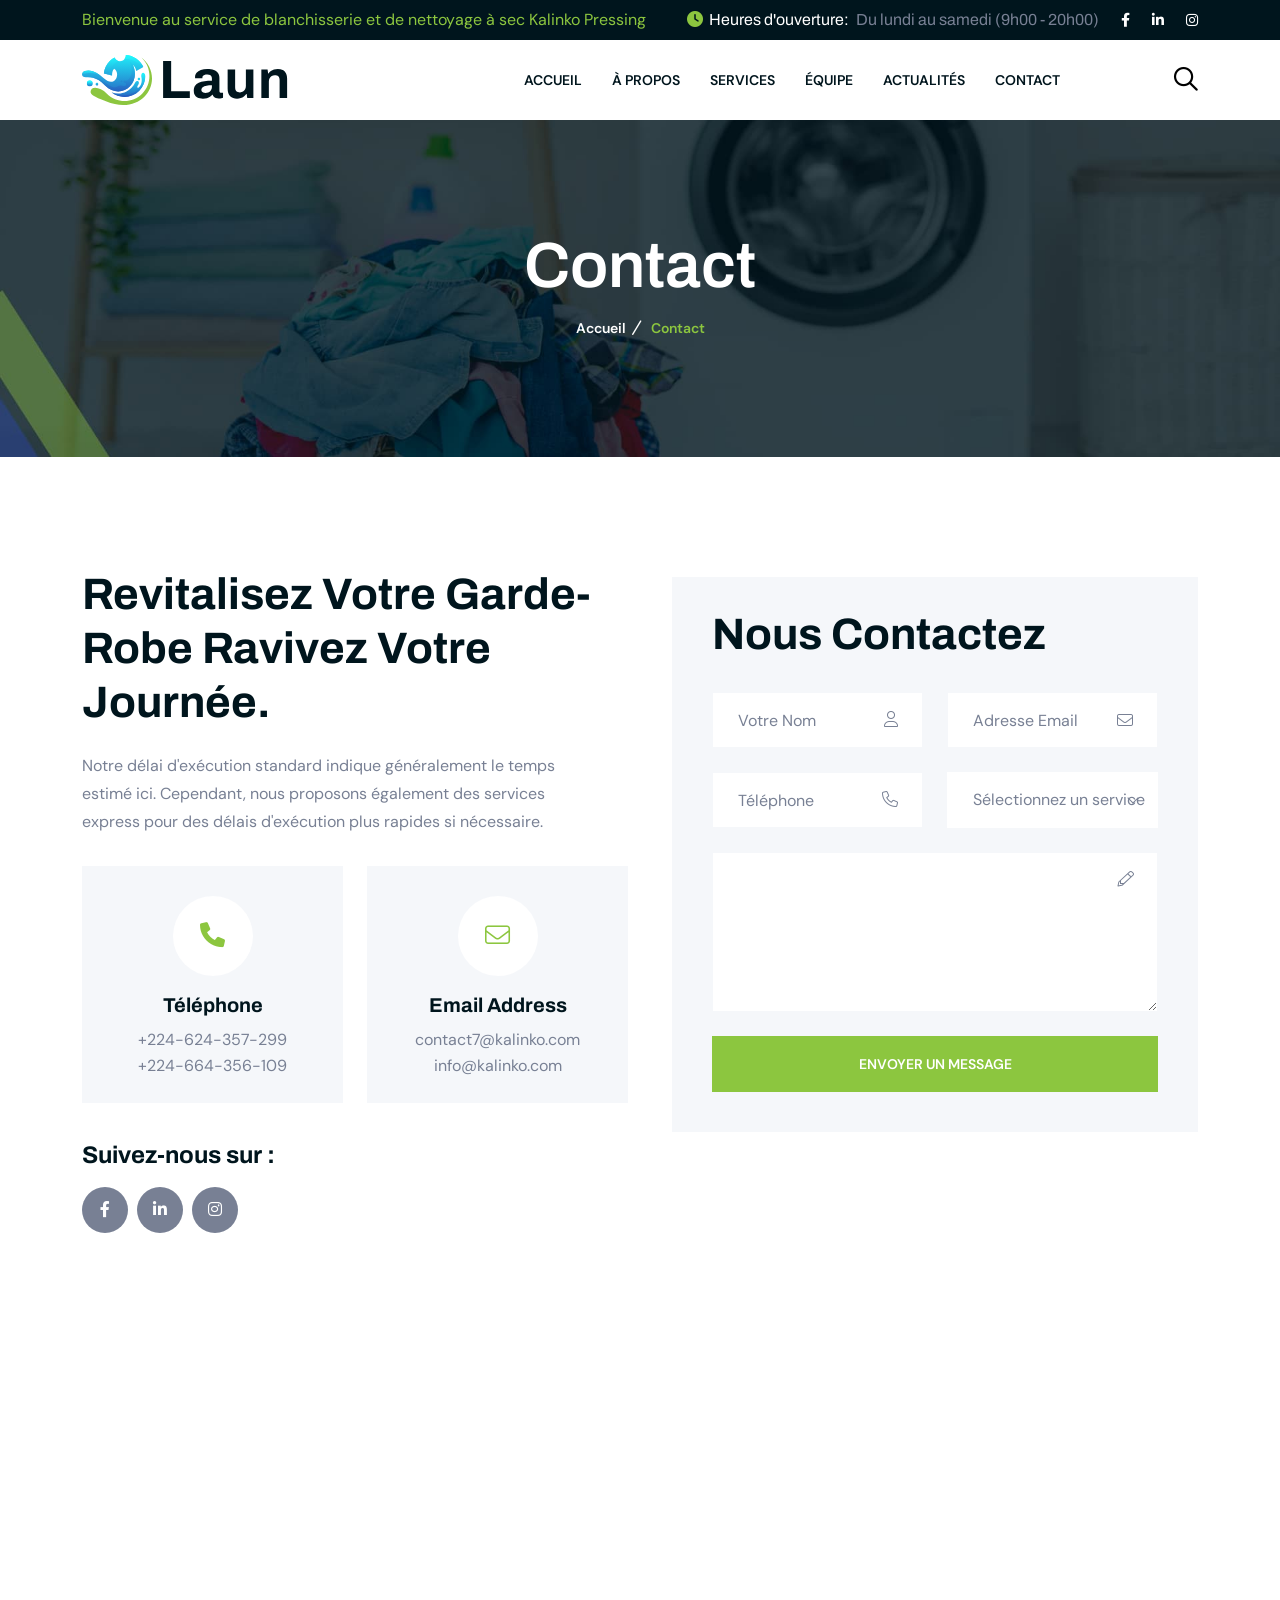
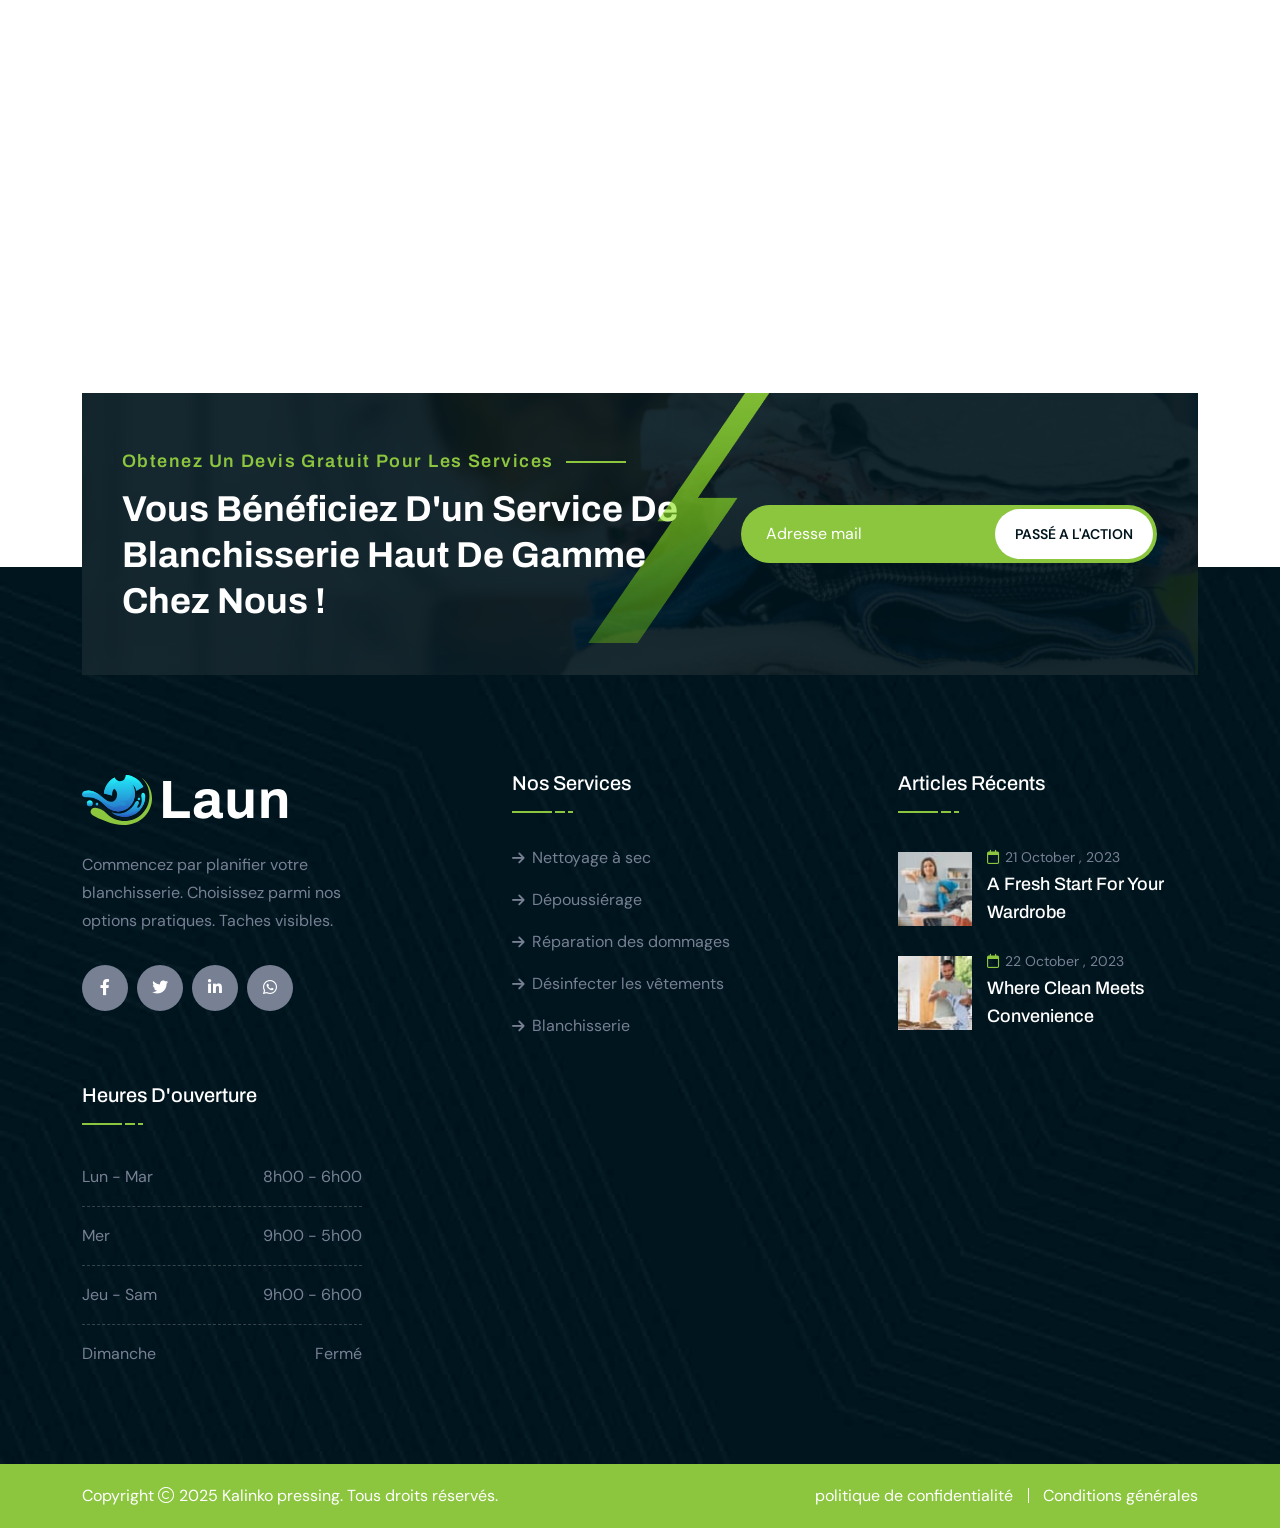
<file: contact.html>
<!doctype html>
<html class="no-js" lang="zxx">
<!-- Mirrored from html.themeholy.com/laun/demo/contact.html by HTTrack Website Copier/3.x [XR&CO'2014], Thu, 20 Mar 2025 13:18:31 GMT -->

<head>
    <meta charset="utf-8">
    <meta http-equiv="x-ua-compatible" content="ie=edge">
    <title>Laun - Laundry Service & Dry Cleaning HTML Template - Contact Us</title>
    <meta name="author" content="Laun">
    <meta name="description" content="Laun - Laundry Service & Dry Cleaning HTML Template">
    <meta name="keywords" content="Laun - Laundry Service & Dry Cleaning HTML Template">
    <meta name="robots" content="INDEX,FOLLOW">
    <meta name="viewport" content="width=device-width,initial-scale=1,shrink-to-fit=no">
    <link rel="apple-touch-icon" sizes="57x57" href="assets/img/favicons/apple-icon-57x57.png">
    <link rel="apple-touch-icon" sizes="60x60" href="assets/img/favicons/apple-icon-60x60.png">
    <link rel="apple-touch-icon" sizes="72x72" href="assets/img/favicons/apple-icon-72x72.png">
    <link rel="apple-touch-icon" sizes="76x76" href="assets/img/favicons/apple-icon-76x76.png">
    <link rel="apple-touch-icon" sizes="114x114" href="assets/img/favicons/apple-icon-114x114.png">
    <link rel="apple-touch-icon" sizes="120x120" href="assets/img/favicons/apple-icon-120x120.png">
    <link rel="apple-touch-icon" sizes="144x144" href="assets/img/favicons/apple-icon-144x144.png">
    <link rel="apple-touch-icon" sizes="152x152" href="assets/img/favicons/apple-icon-152x152.png">
    <link rel="apple-touch-icon" sizes="180x180" href="assets/img/favicons/apple-icon-180x180.png">
    <link rel="icon" type="image/png" sizes="192x192" href="assets/img/favicons/android-icon-192x192.png">
    <link rel="icon" type="image/png" sizes="32x32" href="assets/img/favicons/favicon-32x32.png">
    <link rel="icon" type="image/png" sizes="96x96" href="assets/img/favicons/favicon-96x96.png">
    <link rel="icon" type="image/png" sizes="16x16" href="assets/img/favicons/favicon-16x16.png">
    <link rel="manifest" href="assets/img/favicons/manifest.json">
    <meta name="msapplication-TileColor" content="#ffffff">
    <meta name="msapplication-TileImage" content="assets/img/favicons/ms-icon-144x144.png">
    <meta name="theme-color" content="#ffffff">
    <link rel="preconnect" href="https://fonts.googleapis.com/">
    <link rel="preconnect" href="https://fonts.gstatic.com/" crossorigin>
    <link
        href="https://fonts.googleapis.com/css2?family=Archivo:wght@300;400;500;600;700;800;900&amp;family=DM+Sans:opsz,wght@9..40,300;9..40,400;9..40,500;9..40,600;9..40,700;9..40,800;9..40,900&amp;display=swap"
        rel="stylesheet">
    <link rel="stylesheet" href="assets/css/bootstrap.min.css">
    <link rel="stylesheet" href="assets/css/fontawesome.min.css">
    <link rel="stylesheet" href="assets/css/magnific-popup.min.css">
    <link rel="stylesheet" href="assets/css/swiper-bundle.min.css">
    <link rel="stylesheet" href="assets/css/style.css">
</head>

<body>
    <div class="preloader"><button class="th-btn style2 preloaderCls">Cancel Preloader</button>
        <div class="preloader-inner">
            <div class="loader">
                <div class="rot"></div><img src="assets/img/logo-white.svg" alt="Laun">
            </div>
        </div>
    </div>
    <div class="popup-search-box"><button class="searchClose"><i class="fal fa-times"></i></button>
        <form action="#"><input type="text" placeholder="What are you looking for?"> <button type="submit"><i
                    class="fal fa-search"></i></button></form>
    </div>
    <div class="th-menu-wrapper">
        <div class="th-menu-area text-center"><button class="th-menu-toggle"><i class="fal fa-times"></i></button>
            <div class="mobile-logo"><a href="home-laundry-services.html"><img src="assets/img/logo.svg" alt="Laun"></a>
            </div>
            <div class="th-mobile-menu">
                <ul>
                    <li><a href="index.html">Accueil</a></li>
                    <li><a href="apropos.html">À propos </a></li>
                    <li><a href="service.html">Services</a></li>
                    <li><a href="equipe.html">Équipe</a></li>
                    <li><a href="actualite.html">Actualités</a></li>
                    <li><a href="contact.html">Contact</a></li>
                </ul>
            </div>
        </div>
    </div>
    <header class="th-header header-layout2">
        <div class="header-top">
            <div class="container">
                <div class="row justify-content-center justify-content-xl-between align-items-center gy-2">
                    <div class="col-auto d-none d-lg-block">
                        <p class="header-notice text-theme"> Bienvenue au service de blanchisserie et de nettoyage à sec
                            Kalinko Pressing</p>
                    </div>
                    <div class="col-auto">
                        <div class="header-links">
                            <ul>
                                <li class="d-none d-md-inline-block"><i class="fa-solid fa-clock">

                                    </i>Heures d'ouverture:
                                    <span>Du lundi au samedi (9h00 - 20h00)</span>
                                </li>
                                <li>
                                    <div class="social-links">
                                        <span class="social-title">Suivez-nous sur :</span>
                                        <a href="https://www.facebook.com/"><i class="fab fa-facebook-f"></i></a>
                                        <a href="https://www.linkedin.com/"><i class="fab fa-linkedin-in"></i></a>
                                        <a href="https://www.instagram.com/"><i class="fab fa-instagram"></i></a>
                                    </div>
                                </li>
                            </ul>
                        </div>
                    </div>
                </div>
            </div>
        </div>
        <div class="sticky-wrapper">
            <div class="menu-area">
                <div class="container">
                    <div class="row align-items-center justify-content-between">
                        <div class="col-auto">
                            <div class="header-logo"><a href="home-laundry-services.html"><img src="assets/img/logo.svg"
                                        alt="Laun"></a></div>
                        </div>
                        <div class="col-auto ms-xl-auto">
                            <nav class="main-menu d-none d-lg-inline-block">
                                <ul>
                                    <li><a href="index.html">Accueil</a></li>
                                    <li><a href="apropos.html">À propos </a></li>
                                    <li><a href="service.html">Services</a></li>
                                    <li><a href="equipe.html">Équipe</a></li>
                                    <li><a href="actualite.html">Actualités</a></li>
                                    <li><a href="contact.html">Contact</a></li>
                                </ul>
                            </nav>
                        </div>
                        <div class="col-auto">
                            <div class="header-button">
                                <button type="button" class="simple-icon searchBoxToggler">
                                    <i class="far fa-search"></i>
                                </button>
                                <button type="button" class="th-menu-toggle d-block d-lg-none"><i
                                        class="far fa-bars"></i>
                                </button>
                            </div>
                        </div>
                    </div>
                </div>
            </div>
        </div>
    </header>
    <div class="breadcumb-wrapper" data-bg-src="assets/img/bg/breadcumb-bg.jpg">
        <div class="container">
            <div class="breadcumb-content">
                <h1 class="breadcumb-title">Contact</h1>
                <ul class="breadcumb-menu">
                    <li><a href="index.html">Accueil</a></li>
                    <li>Contact</li>
                </ul>
            </div>
        </div>
    </div>
    <div class="space">
        <div class="container">
            <div class="row">
                <div class="col-lg-6">
                    <div class="title-area pe-xl-4 mb-30">
                        <h2 class="sec-title">Revitalisez votre garde-robe Ravivez votre journée.</h2>
                        <p class="">
                            Notre délai d'exécution standard indique généralement le temps estimé ici. Cependant, nous
                            proposons également des services express pour des délais d'exécution plus rapides si
                            nécessaire.
                        </p>
                    </div>
                    <div class="row gy-4 justify-content-center">
                        <div class="col-md-6">
                            <div class="contact-info text-center">
                                <div class="contact-info_icon"><i class="fa-solid fa-phone"></i></div>
                                <div class="media-body">
                                    <h6 class="contact-info_title">Téléphone</h6>
                                    <span class="contact-info_text">
                                        <a href="tel:+224624357299">+224-624-357-299</a>
                                        <a href="tel:+224664356109">+224-664-356-109</a>
                                    </span>
                                </div>
                            </div>
                        </div>
                        <div class="col-md-6">
                            <div class="contact-info text-center">
                                <div class="contact-info_icon"><i class="fa-light fa-envelope"></i></div>
                                <div class="media-body">
                                    <h6 class="contact-info_title">Email Address</h6>
                                    <span class="contact-info_text">
                                        <a href="mailto:contact7@kalinko.com">contact7@kalinko.com</a>
                                        <a href="mailto:info@kalinko.com">info@kalinko.com</a>
                                    </span>
                                </div>
                            </div>
                        </div>
                    </div>
                    <h5 class="mt-35">Suivez-nous sur :</h5>
                    <div class="th-social">
                        <a href="https://www.facebook.com/"><i class="fab fa-facebook-f"></i></a>
                        <a href="https://www.linkedin.com/"><i class="fab fa-linkedin-in"></i></a>
                        <a href="https://www.instagram.com/"><i class="fab fa-instagram"></i></a>
                    </div>
                </div>
                <div class="col-lg-6">
                    <form action="https://html.themeholy.com/laun/demo/mail.php" method="POST"
                        class="contact-form input-smoke ajax-contact">
                        <h2 class="sec-title mb-30">Nous contactez</h2>
                        <div class="row">
                            <div class="form-group col-md-6"><input type="text" class="form-control" name="name"
                                    id="name" placeholder="Votre Nom"> <i class="fal fa-user"></i></div>
                            <div class="form-group col-md-6"><input type="email" class="form-control" name="email"
                                    id="email" placeholder="Adresse Email"> <i class="fal fa-envelope"></i></div>
                            <div class="form-group col-md-6"><input type="tel" class="form-control" name="number"
                                    id="number" placeholder="Téléphone"> <i class="fal fa-phone"></i></div>
                            <div class="form-group col-md-6"><select name="subject" id="subject"
                                    class="form-select nice-select">
                                    <option value="" disabled="disabled" selected="selected" hidden>
                                        Sélectionnez un service
                                    </option>
                                    <option value="Nettoyage à sec">Nettoyage à sec</option>
                                    <option value="Laver et plier">Laver et plier</option>
                                    <option value="Repassage/Pressing">Repassage/Pressing</option>
                                </select></div>
                            <div class="form-group col-12">
                                <textarea name="message" id="message" cols="30" rows="3" class="form-control"
                                    placeholder="Votre Message">
                                </textarea>
                                <i class="fal fa-pencil"></i>
                            </div>
                            <div class="form-btn col-12">
                                <button class="th-btn btn-fw th-radius">Envoyer un message</button>
                            </div>
                        </div>
                        <p class="form-messages mb-0 mt-3"></p>
                    </form>
                </div>
            </div>
        </div>
    </div>
    <div class="">
        <div class="contact-map style2"><iframe
                src="https://www.google.com/maps/embed?pb=!1m18!1m12!1m3!1d3644.7310056272386!2d89.2286059153658!3d24.00527418490799!2m3!1f0!2f0!3f0!3m2!1i1024!2i768!4f13.1!3m3!1m2!1s0x39fe9b97badc6151%3A0x30b048c9fb2129bc!2sAngfuztheme!5e0!3m2!1sen!2sbd!4v1651028958211!5m2!1sen!2sbd"
                allowfullscreen="" loading="lazy"></iframe></div>
    </div>
    <div class="">
        <div class="container z-index-common">
            <div class="cta-wrap" data-overlay="title" data-opacity="9" data-bg-src="assets/img/bg/cta_bg_2.jpg">
                <div class="row align-items-center">
                    <div class="col-xl-7 col-lg-6 mb-5 mb-lg-0">
                        <div class="title-area mb-0 text-center text-lg-start">
                            <span class="sub-title style1">
                                Obtenez un devis gratuit pour les services
                            </span>
                            <h3 class="sec-title text-white">Vous bénéficiez d'un service de blanchisserie haut de gamme
                                chez nous !</h3>
                        </div>
                    </div>
                    <div class="col-xl-5 col-lg-6">
                        <form class="cta-form">
                            <div class="form-group"><input class="form-control" type="email" placeholder="Adresse mail"
                                    required=""> <button type="submit" class="th-btn style4">Passé a l'action</button>
                            </div>
                        </form>
                    </div>
                </div>
                <div class="cta-shape"><img src="assets/img/shape/line.png" alt=""></div>
            </div>
        </div>
    </div>
    <footer class="footer-wrapper footer-layout2" data-bg-src="assets/img/bg/footer_bg_2.jpg">
        <div class="widget-area">
            <div class="container">
                <div class="row justify-content-between">
                    <div class="col-md-6 col-xl-3">
                        <div class="widget footer-widget">
                            <div class="th-widget-about">
                                <div class="about-logo"><a href="home-laundry-services.html"><img
                                            src="assets/img/logo-white.svg" alt="Laun"></a></div>
                                <p class="about-text">
                                    Commencez par planifier votre blanchisserie. Choisissez parmi nos options pratiques.
                                    Taches visibles.
                                </p>
                                <div class="th-social"><a href="https://www.facebook.com/"><i
                                            class="fab fa-facebook-f"></i></a> <a href="https://www.twitter.com/"><i
                                            class="fab fa-twitter"></i></a> <a href="https://www.linkedin.com/"><i
                                            class="fab fa-linkedin-in"></i></a> <a href="https://www.whatsapp.com/"><i
                                            class="fab fa-whatsapp"></i></a></div>
                            </div>
                        </div>
                    </div>
                    <div class="col-md-6 col-xl-auto">
                        <div class="widget widget_nav_menu footer-widget">
                            <h3 class="widget_title">Nos Services</h3>
                            <div class="menu-all-pages-container">
                                <ul class="menu">
                                    <li><a href="service.html">Nettoyage à sec</a></li>
                                    <li><a href="service.html">Dépoussiérage</a></li>
                                    <li><a href="service.html">Réparation des dommages</a></li>
                                    <li><a href="service.html">Désinfecter les vêtements</a></li>
                                    <li><a href="service.html">Blanchisserie</a></li>
                                </ul>
                            </div>
                        </div>
                    </div>
                    <div class="col-md-6 col-xl-auto">
                        <div class="widget footer-widget">
                            <h3 class="widget_title">Articles récents</h3>
                            <div class="recent-post-wrap">
                                <div class="recent-post">
                                    <div class="media-img"><a href="blog-details.html"><img
                                                src="assets/img/blog/recent-post-1-1.jpg" alt="Blog Image"></a></div>
                                    <div class="media-body">
                                        <div class="recent-post-meta"><a href="blog.html"><i
                                                    class="far fa-calendar"></i>21 October , 2023</a></div>
                                        <h4 class="post-title"><a class="text-inherit" href="blog-details.html">A Fresh
                                                Start for Your Wardrobe</a></h4>
                                    </div>
                                </div>
                                <div class="recent-post">
                                    <div class="media-img"><a href="blog-details.html"><img
                                                src="assets/img/blog/recent-post-1-2.jpg" alt="Blog Image"></a></div>
                                    <div class="media-body">
                                        <div class="recent-post-meta"><a href="blog.html"><i
                                                    class="far fa-calendar"></i>22 October , 2023</a></div>
                                        <h4 class="post-title"><a class="text-inherit" href="blog-details.html">Where
                                                Clean Meets Convenience</a></h4>
                                    </div>
                                </div>
                            </div>
                        </div>
                    </div>
                    <div class="col-md-6 col-xl-auto">
                        <div class="widget footer-widget">
                            <h3 class="widget_title">Heures d'ouverture</h3>
                            <div class="th-widget-schedule">
                                <p class="schedule-info"><span>Lun - Mar</span><span>8h00 - 6h00 </span></p>
                                <p class="schedule-info"><span>Mer</span><span>9h00 - 5h00 </span></p>
                                <p class="schedule-info"><span>Jeu - Sam</span><span>9h00 - 6h00 </span></p>
                                <p class="schedule-info"><span>Dimanche</span><span>Fermé</span></p>
                            </div>
                        </div>
                    </div>
                </div>
            </div>
        </div>
        <div class="copyright-wrap">
            <div class="container">
                <div class="row gy-2 align-items-center">
                    <div class="col-lg-6">
                        <p class="copyright-text">Copyright <i class="fal fa-copyright"></i> 2025 <a
                                href="home-laundry-services.html">Kalinko pressing</a>. Tous droits réservés.</p>
                    </div>
                    <div class="col-lg-6 text-center text-md-end">
                        <div class="footer-links">
                            <ul>
                                <li><a href="contact.html">politique de confidentialité</a></li>
                                <li><a href="contact.html">Conditions générales</a></li>
                            </ul>
                        </div>
                    </div>
                </div>
            </div>
        </div>
    </footer>
    <div class="scroll-top"><svg class="progress-circle svg-content" width="100%" height="100%" viewBox="-1 -1 102 102">
            <path d="M50,1 a49,49 0 0,1 0,98 a49,49 0 0,1 0,-98"
                style="transition: stroke-dashoffset 10ms linear 0s; stroke-dasharray: 307.919, 307.919; stroke-dashoffset: 307.919;">
            </path>
        </svg></div>
    <script src="assets/js/vendor/jquery-3.6.0.min.js"></script>
    <script src="assets/js/swiper-bundle.min.js"></script>
    <script src="assets/js/bootstrap.min.js"></script>
    <script src="assets/js/jquery.magnific-popup.min.js"></script>
    <script src="assets/js/jquery.counterup.min.js"></script>
    <script src="assets/js/jquery-ui.min.js"></script>
    <script src="assets/js/imagesloaded.pkgd.min.js"></script>
    <script src="assets/js/isotope.pkgd.min.js"></script>
    <script src="assets/js/nice-select.min.js"></script>
    <script src="assets/js/main.js"></script>
</body>
<!-- Mirrored from html.themeholy.com/laun/demo/contact.html by HTTrack Website Copier/3.x [XR&CO'2014], Thu, 20 Mar 2025 13:18:31 GMT -->

</html>
</file>
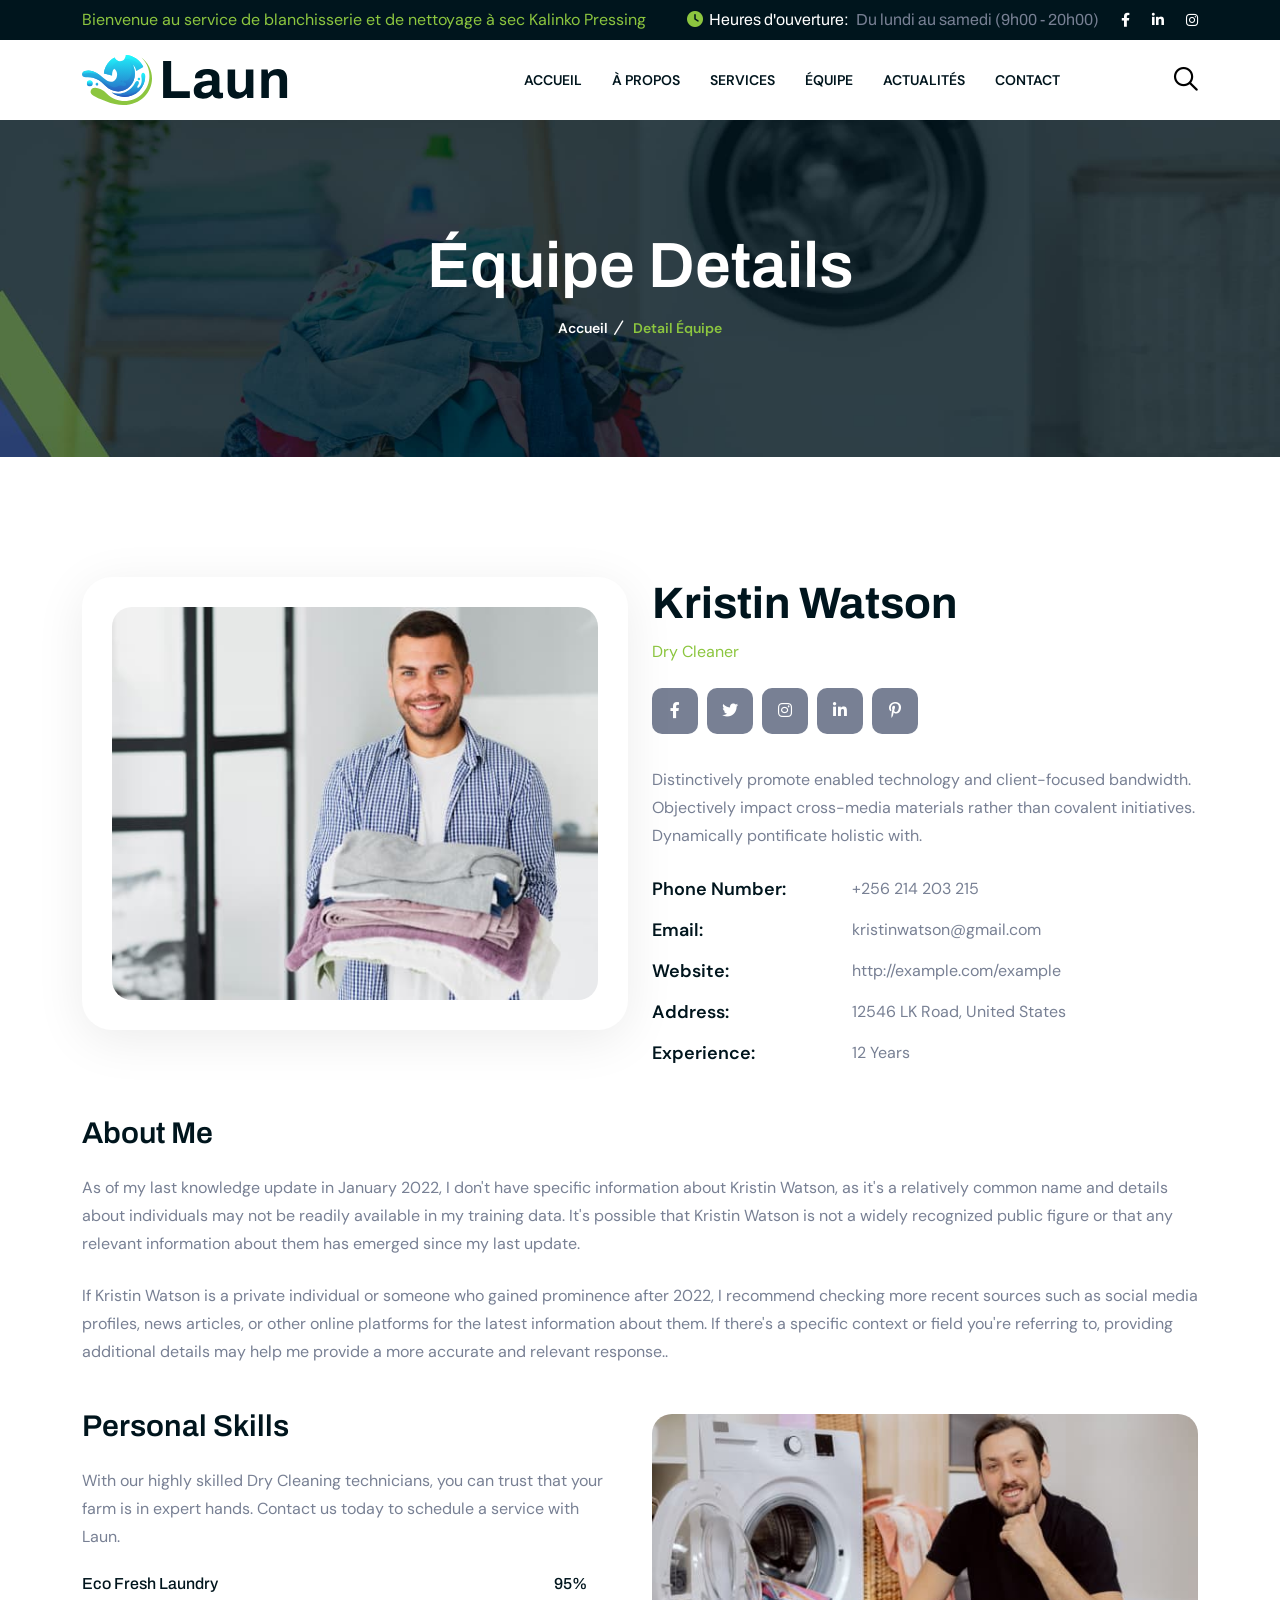
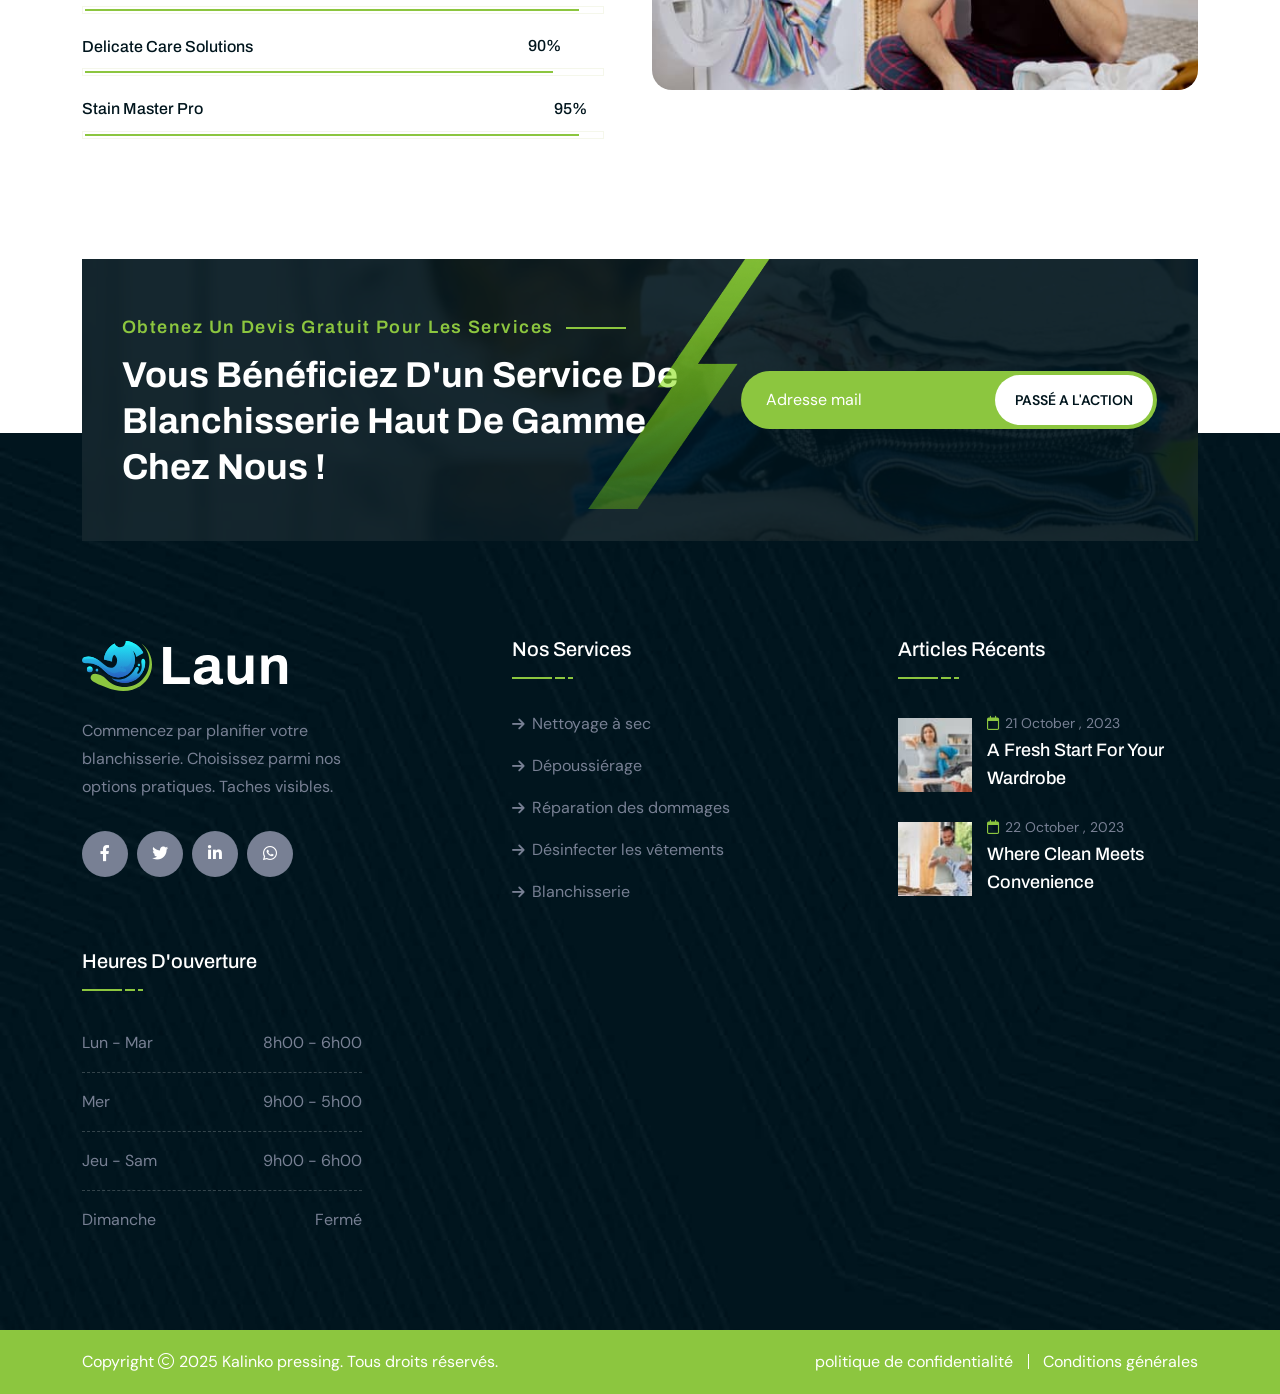
<file: detail-equipe.html>
<!doctype html>
<html class="no-js" lang="zxx">
<!-- Mirrored from html.themeholy.com/laun/demo/team-details.html by HTTrack Website Copier/3.x [XR&CO'2014], Thu, 20 Mar 2025 13:18:22 GMT -->

<head>
    <meta charset="utf-8">
    <meta http-equiv="x-ua-compatible" content="ie=edge">
    <title>Laun - Laundry Service & Dry Cleaning HTML Template - Team Details</title>
    <meta name="author" content="Laun">
    <meta name="description" content="Laun - Laundry Service & Dry Cleaning HTML Template">
    <meta name="keywords" content="Laun - Laundry Service & Dry Cleaning HTML Template">
    <meta name="robots" content="INDEX,FOLLOW">
    <meta name="viewport" content="width=device-width,initial-scale=1,shrink-to-fit=no">
    <link rel="apple-touch-icon" sizes="57x57" href="assets/img/favicons/apple-icon-57x57.png">
    <link rel="apple-touch-icon" sizes="60x60" href="assets/img/favicons/apple-icon-60x60.png">
    <link rel="apple-touch-icon" sizes="72x72" href="assets/img/favicons/apple-icon-72x72.png">
    <link rel="apple-touch-icon" sizes="76x76" href="assets/img/favicons/apple-icon-76x76.png">
    <link rel="apple-touch-icon" sizes="114x114" href="assets/img/favicons/apple-icon-114x114.png">
    <link rel="apple-touch-icon" sizes="120x120" href="assets/img/favicons/apple-icon-120x120.png">
    <link rel="apple-touch-icon" sizes="144x144" href="assets/img/favicons/apple-icon-144x144.png">
    <link rel="apple-touch-icon" sizes="152x152" href="assets/img/favicons/apple-icon-152x152.png">
    <link rel="apple-touch-icon" sizes="180x180" href="assets/img/favicons/apple-icon-180x180.png">
    <link rel="icon" type="image/png" sizes="192x192" href="assets/img/favicons/android-icon-192x192.png">
    <link rel="icon" type="image/png" sizes="32x32" href="assets/img/favicons/favicon-32x32.png">
    <link rel="icon" type="image/png" sizes="96x96" href="assets/img/favicons/favicon-96x96.png">
    <link rel="icon" type="image/png" sizes="16x16" href="assets/img/favicons/favicon-16x16.png">
    <link rel="manifest" href="assets/img/favicons/manifest.json">
    <meta name="msapplication-TileColor" content="#ffffff">
    <meta name="msapplication-TileImage" content="assets/img/favicons/ms-icon-144x144.png">
    <meta name="theme-color" content="#ffffff">
    <link rel="preconnect" href="https://fonts.googleapis.com/">
    <link rel="preconnect" href="https://fonts.gstatic.com/" crossorigin>
    <link href="https://fonts.googleapis.com/css2?family=Archivo:wght@300;400;500;600;700;800;900&amp;family=DM+Sans:opsz,wght@9..40,300;9..40,400;9..40,500;9..40,600;9..40,700;9..40,800;9..40,900&amp;display=swap" rel="stylesheet">
    <link rel="stylesheet" href="assets/css/bootstrap.min.css">
    <link rel="stylesheet" href="assets/css/fontawesome.min.css">
    <link rel="stylesheet" href="assets/css/magnific-popup.min.css">
    <link rel="stylesheet" href="assets/css/swiper-bundle.min.css">
    <link rel="stylesheet" href="assets/css/style.css">
</head>

<body>
    <div class="preloader"><button class="th-btn style2 preloaderCls">Cancel Preloader</button>
        <div class="preloader-inner">
            <div class="loader">
                <div class="rot"></div><img src="assets/img/logo-white.svg" alt="Laun">
            </div>
        </div>
    </div>
    <div class="popup-search-box"><button class="searchClose"><i class="fal fa-times"></i></button>
        <form action="#"><input type="text" placeholder="What are you looking for?"> <button type="submit"><i
                    class="fal fa-search"></i></button></form>
    </div>
    <div class="th-menu-wrapper">
        <div class="th-menu-area text-center"><button class="th-menu-toggle"><i class="fal fa-times"></i></button>
            <div class="mobile-logo">
                <a href="home-laundry-services.html"><img src="assets/img/logo.svg" alt="Laun"></a>
            </div>
            <div class="th-mobile-menu">
                <ul>
                    <li><a href="index.html">Accueil</a></li>
                    <li><a href="apropos.html">À propos </a></li>
                    <li><a href="service.html">Services</a></li>
                    <li><a href="equipe.html">Équipe</a></li>
                    <li><a href="actualite.html">Actualités</a></li>
                    <li><a href="contact.html">Contact</a></li>
                </ul>
            </div>
        </div>
    </div>
    <header class="th-header header-layout2">
        <div class="header-top">
            <div class="container">
                <div class="row justify-content-center justify-content-xl-between align-items-center gy-2">
                    <div class="col-auto d-none d-lg-block">
                        <p class="header-notice text-theme"> Bienvenue au service de blanchisserie et de nettoyage à sec Kalinko Pressing</p>
                    </div>
                    <div class="col-auto">
                        <div class="header-links">
                            <ul>
                                <li class="d-none d-md-inline-block"><i class="fa-solid fa-clock">

                                </i>Heures d'ouverture:
                                    <span>Du lundi au samedi (9h00 - 20h00)</span>
                                </li>
                                <li>
                                    <div class="social-links">
                                        <span class="social-title">Suivez-nous sur :</span>
                                        <a href="https://www.facebook.com/"><i class="fab fa-facebook-f"></i></a>
                                        <a href="https://www.linkedin.com/"><i class="fab fa-linkedin-in"></i></a>
                                        <a href="https://www.instagram.com/"><i class="fab fa-instagram"></i></a>
                                    </div>
                                </li>
                            </ul>
                        </div>
                    </div>
                </div>
            </div>
        </div>
        <div class="sticky-wrapper">
            <div class="menu-area">
                <div class="container">
                    <div class="row align-items-center justify-content-between">
                        <div class="col-auto">
                            <div class="header-logo">
                                <a href="home-laundry-services.html"><img src="assets/img/logo.svg" alt="Laun"></a>
                            </div>
                        </div>
                        <div class="col-auto ms-xl-auto">
                            <nav class="main-menu d-none d-lg-inline-block">
                                <ul>
                                    <li><a href="index.html">Accueil</a></li>
                                    <li><a href="apropos.html">À propos </a></li>
                                    <li><a href="service.html">Services</a></li>
                                    <li><a href="equipe.html">Équipe</a></li>
                                    <li><a href="actualite.html">Actualités</a></li>
                                    <li><a href="contact.html">Contact</a></li>
                                </ul>
                            </nav>
                        </div>
                        <div class="col-auto">
                            <div class="header-button">
                                <button type="button" class="simple-icon searchBoxToggler">
                                    <i class="far fa-search"></i>
                                </button>
                                <button type="button"
                                    class="th-menu-toggle d-block d-lg-none"><i class="far fa-bars"></i>
                                </button>
                            </div>
                        </div>
                    </div>
                </div>
            </div>
        </div>
    </header>
    <div class="breadcumb-wrapper" data-bg-src="assets/img/bg/breadcumb-bg.jpg">
        <div class="container">
            <div class="breadcumb-content">
                <h1 class="breadcumb-title">Équipe Details</h1>
                <ul class="breadcumb-menu">
                    <li><a href="index.html">Accueil</a></li>
                    <li>Detail Équipe</li>
                </ul>
            </div>
        </div>
    </div>
    <section class="space">
        <div class="container">
            <div class="row mb-5">
                <div class="col-xl-6">
                    <div class="about-card-img global-img"><img src="assets/img/team/team_details.jpg" alt="team image">
                    </div>
                </div>
                <div class="col-xl-6">
                    <div class="about-card">
                        <h2 class="about-card_title">Kristin Watson</h2>
                        <p class="about-card_desig">Dry Cleaner</p>
                        <div class="th-social"><a target="_blank" href="https://facebook.com/"><i
                                    class="fab fa-facebook-f"></i></a> <a target="_blank" href="https://twitter.com/"><i
                                    class="fab fa-twitter"></i></a> <a target="_blank" href="https://instagram.com/"><i
                                    class="fab fa-instagram"></i></a> <a target="_blank" href="https://linkedin.com/"><i
                                    class="fab fa-linkedin-in"></i></a> <a target="_blank" href="https://pinterest.com/"><i class="fab fa-pinterest-p"></i></a></div>
                        <p class="about-card_text">Distinctively promote enabled technology and client-focused bandwidth. Objectively impact cross-media materials rather than covalent initiatives. Dynamically pontificate holistic with.</p>
                        <div class="team-info">
                            <ul>
                                <li><b>Phone Number:</b> <a href="tel:+256214203215">+256 214 203 215</a></li>
                                <li><b>Email:</b> <a href="mailto:kristinwatson@gmail.com">kristinwatson@gmail.com</a>
                                </li>
                                <li><b>Website:</b> <a href="http://example.com/example">http://example.com/example</a>
                                </li>
                                <li><b>Address:</b> <span>12546 LK Road, United States</span></li>
                                <li><b>Experience:</b> <span>12 Years</span></li>
                            </ul>
                        </div>
                    </div>
                </div>
            </div>
            <h4 class="fw-semibold mb-20">About Me</h4>
            <p class="mb-4">As of my last knowledge update in January 2022, I don't have specific information about Kristin Watson, as it's a relatively common name and details about individuals may not be readily available in my training data. It's possible that Kristin
                Watson is not a widely recognized public figure or that any relevant information about them has emerged since my last update.</p>
            <p class="mb-40">If Kristin Watson is a private individual or someone who gained prominence after 2022, I recommend checking more recent sources such as social media profiles, news articles, or other online platforms for the latest information about them.
                If there's a specific context or field you're referring to, providing additional details may help me provide a more accurate and relevant response..</p>
            <div class="row mt-5">
                <div class="col-xl-6 mb-40 mb-xl-0">
                    <div class="me-xl-4">
                        <h4 class="fw-semibold mb-20 mt-n2">Personal Skills</h4>
                        <p class="mb-30">With our highly skilled Dry Cleaning technicians, you can trust that your farm is in expert hands. Contact us today to schedule a service with Laun.</p>
                        <div class="skill-feature">
                            <h5 class="skill-feature_title">Eco Fresh Laundry</h5>
                            <div class="progress">
                                <div class="progress-bar" style="width: 95%;">
                                    <div class="progress-value">95%</div>
                                </div>
                            </div>
                        </div>
                        <div class="skill-feature">
                            <h5 class="skill-feature_title">Delicate Care Solutions</h5>
                            <div class="progress">
                                <div class="progress-bar" style="width: 90%;">
                                    <div class="progress-value">90%</div>
                                </div>
                            </div>
                        </div>
                        <div class="skill-feature">
                            <h5 class="skill-feature_title">Stain Master Pro</h5>
                            <div class="progress">
                                <div class="progress-bar" style="width: 95%;">
                                    <div class="progress-value">95%</div>
                                </div>
                            </div>
                        </div>
                    </div>
                </div>
                <div class="col-xl-6">
                    <div class="ms-xxl-3"><img class="rounded-20 w-100" src="assets/img/team/team_inner_1.jpg" alt="Image"></div>
                </div>
            </div>
        </div>
    </section>
    <div class="">
        <div class="container z-index-common">
            <div class="cta-wrap" data-overlay="title" data-opacity="9" data-bg-src="assets/img/bg/cta_bg_2.jpg">
                <div class="row align-items-center">
                    <div class="col-xl-7 col-lg-6 mb-5 mb-lg-0">
                        <div class="title-area mb-0 text-center text-lg-start">
                            <span class="sub-title style1">
                                Obtenez un devis gratuit pour les services
                            </span>
                            <h3 class="sec-title text-white">Vous bénéficiez d'un service de blanchisserie haut de gamme chez nous !</h3>
                        </div>
                    </div>
                    <div class="col-xl-5 col-lg-6">
                        <form class="cta-form">
                            <div class="form-group"><input class="form-control" type="email" placeholder="Adresse mail" required=""> <button type="submit" class="th-btn style4">Passé a l'action</button>
                            </div>
                        </form>
                    </div>
                </div>
                <div class="cta-shape"><img src="assets/img/shape/line.png" alt=""></div>
            </div>
        </div>
    </div>
    <footer class="footer-wrapper footer-layout2" data-bg-src="assets/img/bg/footer_bg_2.jpg">
        <div class="widget-area">
            <div class="container">
                <div class="row justify-content-between">
                    <div class="col-md-6 col-xl-3">
                        <div class="widget footer-widget">
                            <div class="th-widget-about">
                                <div class="about-logo">
                                    <a href="home-laundry-services.html"><img src="assets/img/logo-white.svg" alt="Laun"></a>
                                </div>
                                <p class="about-text">
                                    Commencez par planifier votre blanchisserie. Choisissez parmi nos options pratiques. Taches visibles.
                                </p>
                                <div class="th-social"><a href="https://www.facebook.com/"><i
                                            class="fab fa-facebook-f"></i></a> <a href="https://www.twitter.com/"><i
                                            class="fab fa-twitter"></i></a> <a href="https://www.linkedin.com/"><i
                                            class="fab fa-linkedin-in"></i></a> <a href="https://www.whatsapp.com/"><i
                                            class="fab fa-whatsapp"></i></a></div>
                            </div>
                        </div>
                    </div>
                    <div class="col-md-6 col-xl-auto">
                        <div class="widget widget_nav_menu footer-widget">
                            <h3 class="widget_title">Nos Services</h3>
                            <div class="menu-all-pages-container">
                                <ul class="menu">
                                    <li><a href="service.html">Nettoyage à sec</a></li>
                                    <li><a href="service.html">Dépoussiérage</a></li>
                                    <li><a href="service.html">Réparation des dommages</a></li>
                                    <li><a href="service.html">Désinfecter les vêtements</a></li>
                                    <li><a href="service.html">Blanchisserie</a></li>
                                </ul>
                            </div>
                        </div>
                    </div>
                    <div class="col-md-6 col-xl-auto">
                        <div class="widget footer-widget">
                            <h3 class="widget_title">Articles récents</h3>
                            <div class="recent-post-wrap">
                                <div class="recent-post">
                                    <div class="media-img">
                                        <a href="blog-details.html"><img src="assets/img/blog/recent-post-1-1.jpg" alt="Blog Image"></a>
                                    </div>
                                    <div class="media-body">
                                        <div class="recent-post-meta"><a href="blog.html"><i
                                                    class="far fa-calendar"></i>21 October , 2023</a></div>
                                        <h4 class="post-title"><a class="text-inherit" href="blog-details.html">A Fresh
                                                Start for Your Wardrobe</a></h4>
                                    </div>
                                </div>
                                <div class="recent-post">
                                    <div class="media-img">
                                        <a href="blog-details.html"><img src="assets/img/blog/recent-post-1-2.jpg" alt="Blog Image"></a>
                                    </div>
                                    <div class="media-body">
                                        <div class="recent-post-meta"><a href="blog.html"><i
                                                    class="far fa-calendar"></i>22 October , 2023</a></div>
                                        <h4 class="post-title"><a class="text-inherit" href="blog-details.html">Where
                                                Clean Meets Convenience</a></h4>
                                    </div>
                                </div>
                            </div>
                        </div>
                    </div>
                    <div class="col-md-6 col-xl-auto">
                        <div class="widget footer-widget">
                            <h3 class="widget_title">Heures d'ouverture</h3>
                            <div class="th-widget-schedule">
                                <p class="schedule-info"><span>Lun - Mar</span><span>8h00  - 6h00 </span></p>
                                <p class="schedule-info"><span>Mer</span><span>9h00  - 5h00 </span></p>
                                <p class="schedule-info"><span>Jeu - Sam</span><span>9h00  - 6h00 </span></p>
                                <p class="schedule-info"><span>Dimanche</span><span>Fermé</span></p>
                            </div>
                        </div>
                    </div>
                </div>
            </div>
        </div>
        <div class="copyright-wrap">
            <div class="container">
                <div class="row gy-2 align-items-center">
                    <div class="col-lg-6">
                        <p class="copyright-text">Copyright <i class="fal fa-copyright"></i> 2025 <a href="home-laundry-services.html">Kalinko pressing</a>. Tous droits réservés.</p>
                    </div>
                    <div class="col-lg-6 text-center text-md-end">
                        <div class="footer-links">
                            <ul>
                                <li><a href="contact.html">politique de confidentialité</a></li>
                                <li><a href="contact.html">Conditions générales</a></li>
                            </ul>
                        </div>
                    </div>
                </div>
            </div>
        </div>
    </footer>
    <div class="scroll-top"><svg class="progress-circle svg-content" width="100%" height="100%" viewBox="-1 -1 102 102">
            <path d="M50,1 a49,49 0 0,1 0,98 a49,49 0 0,1 0,-98"
                style="transition: stroke-dashoffset 10ms linear 0s; stroke-dasharray: 307.919, 307.919; stroke-dashoffset: 307.919;">
            </path>
        </svg></div>
    <script src="assets/js/vendor/jquery-3.6.0.min.js"></script>
    <script src="assets/js/swiper-bundle.min.js"></script>
    <script src="assets/js/bootstrap.min.js"></script>
    <script src="assets/js/jquery.magnific-popup.min.js"></script>
    <script src="assets/js/jquery.counterup.min.js"></script>
    <script src="assets/js/jquery-ui.min.js"></script>
    <script src="assets/js/imagesloaded.pkgd.min.js"></script>
    <script src="assets/js/isotope.pkgd.min.js"></script>
    <script src="assets/js/nice-select.min.js"></script>
    <script src="assets/js/main.js"></script>
</body>
<!-- Mirrored from html.themeholy.com/laun/demo/team-details.html by HTTrack Website Copier/3.x [XR&CO'2014], Thu, 20 Mar 2025 13:18:23 GMT -->

</html>
</file>
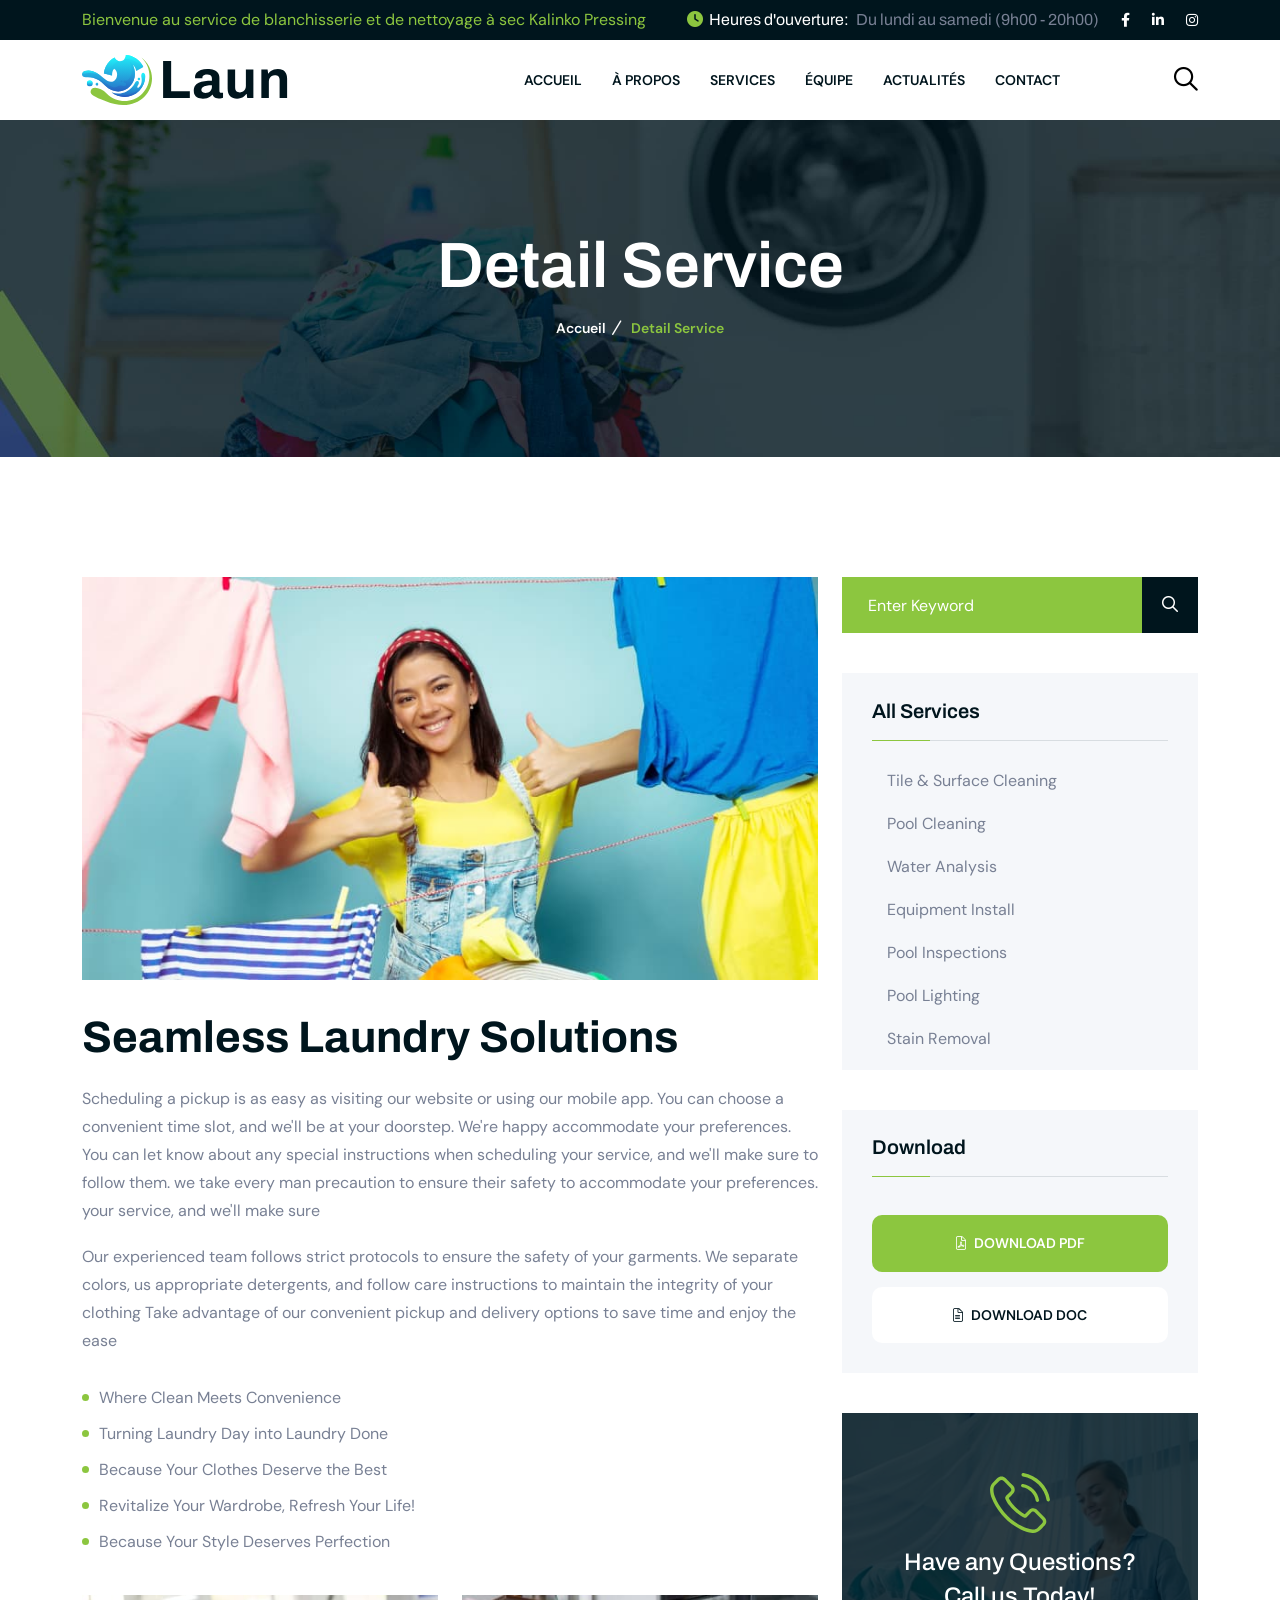
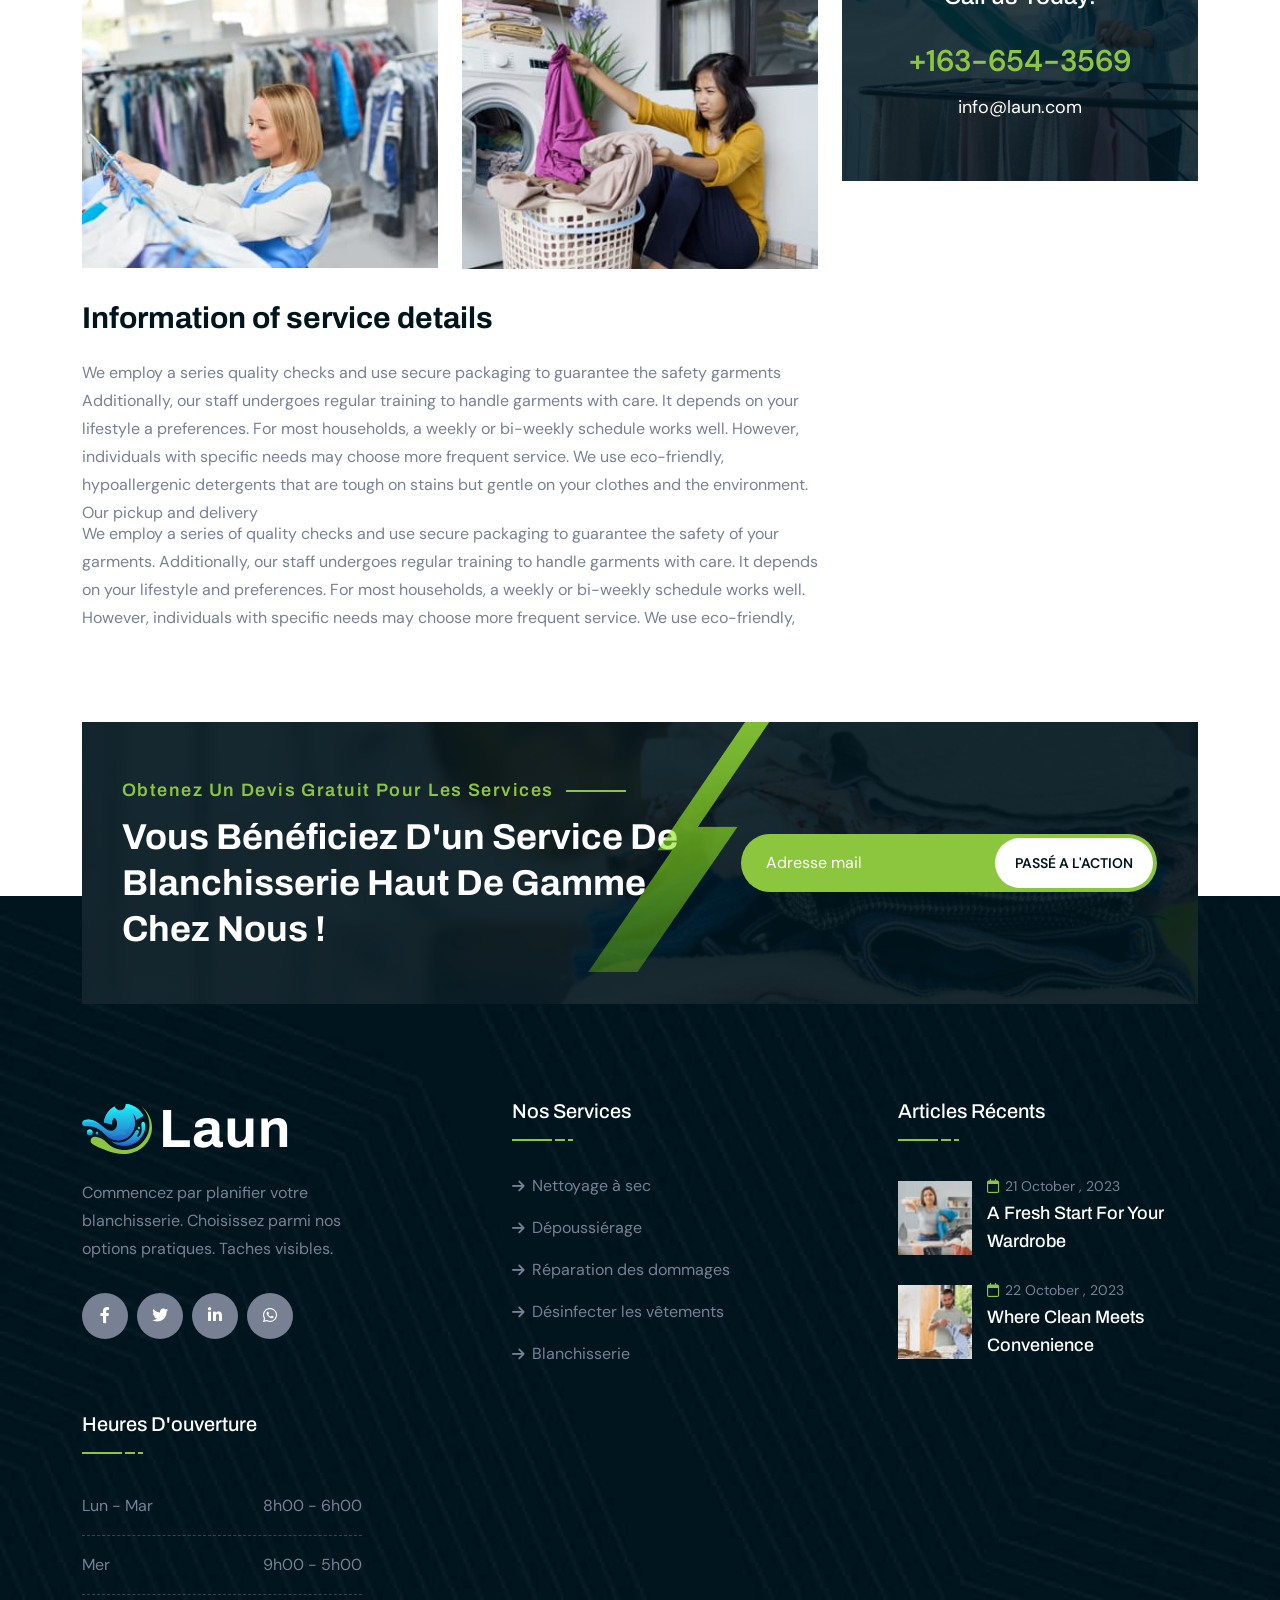
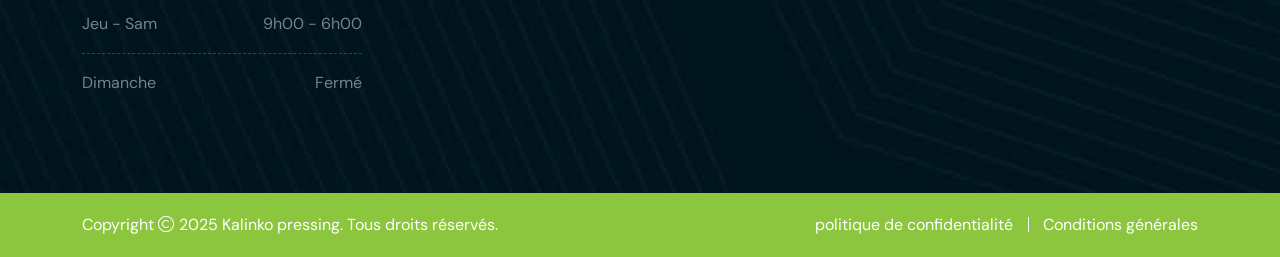
<file: detail-service.html>
<!doctype html>
<html class="no-js" lang="zxx">
<!-- Mirrored from html.themeholy.com/laun/demo/service-details.html by HTTrack Website Copier/3.x [XR&CO'2014], Thu, 20 Mar 2025 13:18:11 GMT -->

<head>
    <meta charset="utf-8">
    <meta http-equiv="x-ua-compatible" content="ie=edge">
    <title>Laun - Laundry Service & Dry Cleaning HTML Template - Service Details</title>
    <meta name="author" content="Laun">
    <meta name="description" content="Laun - Laundry Service & Dry Cleaning HTML Template">
    <meta name="keywords" content="Laun - Laundry Service & Dry Cleaning HTML Template">
    <meta name="robots" content="INDEX,FOLLOW">
    <meta name="viewport" content="width=device-width,initial-scale=1,shrink-to-fit=no">
    <link rel="apple-touch-icon" sizes="57x57" href="assets/img/favicons/apple-icon-57x57.png">
    <link rel="apple-touch-icon" sizes="60x60" href="assets/img/favicons/apple-icon-60x60.png">
    <link rel="apple-touch-icon" sizes="72x72" href="assets/img/favicons/apple-icon-72x72.png">
    <link rel="apple-touch-icon" sizes="76x76" href="assets/img/favicons/apple-icon-76x76.png">
    <link rel="apple-touch-icon" sizes="114x114" href="assets/img/favicons/apple-icon-114x114.png">
    <link rel="apple-touch-icon" sizes="120x120" href="assets/img/favicons/apple-icon-120x120.png">
    <link rel="apple-touch-icon" sizes="144x144" href="assets/img/favicons/apple-icon-144x144.png">
    <link rel="apple-touch-icon" sizes="152x152" href="assets/img/favicons/apple-icon-152x152.png">
    <link rel="apple-touch-icon" sizes="180x180" href="assets/img/favicons/apple-icon-180x180.png">
    <link rel="icon" type="image/png" sizes="192x192" href="assets/img/favicons/android-icon-192x192.png">
    <link rel="icon" type="image/png" sizes="32x32" href="assets/img/favicons/favicon-32x32.png">
    <link rel="icon" type="image/png" sizes="96x96" href="assets/img/favicons/favicon-96x96.png">
    <link rel="icon" type="image/png" sizes="16x16" href="assets/img/favicons/favicon-16x16.png">
    <link rel="manifest" href="assets/img/favicons/manifest.json">
    <meta name="msapplication-TileColor" content="#ffffff">
    <meta name="msapplication-TileImage" content="assets/img/favicons/ms-icon-144x144.png">
    <meta name="theme-color" content="#ffffff">
    <link rel="preconnect" href="https://fonts.googleapis.com/">
    <link rel="preconnect" href="https://fonts.gstatic.com/" crossorigin>
    <link
        href="https://fonts.googleapis.com/css2?family=Archivo:wght@300;400;500;600;700;800;900&amp;family=DM+Sans:opsz,wght@9..40,300;9..40,400;9..40,500;9..40,600;9..40,700;9..40,800;9..40,900&amp;display=swap"
        rel="stylesheet">
    <link rel="stylesheet" href="assets/css/bootstrap.min.css">
    <link rel="stylesheet" href="assets/css/fontawesome.min.css">
    <link rel="stylesheet" href="assets/css/magnific-popup.min.css">
    <link rel="stylesheet" href="assets/css/swiper-bundle.min.css">
    <link rel="stylesheet" href="assets/css/style.css">
</head>

<body>
    <div class="preloader"><button class="th-btn style2 preloaderCls">Cancel Preloader</button>
        <div class="preloader-inner">
            <div class="loader">
                <div class="rot"></div><img src="assets/img/logo-white.svg" alt="Laun">
            </div>
        </div>
    </div>
    <div class="popup-search-box"><button class="searchClose"><i class="fal fa-times"></i></button>
        <form action="#"><input type="text" placeholder="What are you looking for?"> <button type="submit"><i
                    class="fal fa-search"></i></button></form>
    </div>
    <div class="th-menu-wrapper">
        <div class="th-menu-area text-center"><button class="th-menu-toggle"><i class="fal fa-times"></i></button>
            <div class="mobile-logo">
                <a href="home-laundry-services.html"><img src="assets/img/logo.svg" alt="Laun"></a>
            </div>
            <div class="th-mobile-menu">
                <ul>
                    <li><a href="index.html">Accueil</a></li>
                    <li><a href="apropos.html">À propos </a></li>
                    <li><a href="service.html">Services</a></li>
                    <li><a href="equipe.html">Équipe</a></li>
                    <li><a href="actualite.html">Actualités</a></li>
                    <li><a href="contact.html">Contact</a></li>
                </ul>
            </div>
        </div>
    </div>
    <header class="th-header header-layout2">
        <div class="header-top">
            <div class="container">
                <div class="row justify-content-center justify-content-xl-between align-items-center gy-2">
                    <div class="col-auto d-none d-lg-block">
                        <p class="header-notice text-theme"> Bienvenue au service de blanchisserie et de nettoyage à sec
                            Kalinko Pressing</p>
                    </div>
                    <div class="col-auto">
                        <div class="header-links">
                            <ul>
                                <li class="d-none d-md-inline-block"><i class="fa-solid fa-clock">
                                    </i>Heures d'ouverture:
                                    <span>Du lundi au samedi (9h00 - 20h00)</span>
                                </li>
                                <li>
                                    <div class="social-links">
                                        <span class="social-title">Suivez-nous sur :</span>
                                        <a href="https://www.facebook.com/"><i class="fab fa-facebook-f"></i></a>
                                        <a href="https://www.linkedin.com/"><i class="fab fa-linkedin-in"></i></a>
                                        <a href="https://www.instagram.com/"><i class="fab fa-instagram"></i></a>
                                    </div>
                                </li>
                            </ul>
                        </div>
                    </div>
                </div>
            </div>
        </div>
        <div class="sticky-wrapper">
            <div class="menu-area">
                <div class="container">
                    <div class="row align-items-center justify-content-between">
                        <div class="col-auto">
                            <div class="header-logo">
                                <a href="home-laundry-services.html"><img src="assets/img/logo.svg" alt="Laun"></a>
                            </div>
                        </div>
                        <div class="col-auto ms-xl-auto">
                            <nav class="main-menu d-none d-lg-inline-block">
                                <ul>
                                    <li><a href="index.html">Accueil</a></li>
                                    <li><a href="apropos.html">À propos </a></li>
                                    <li><a href="service.html">Services</a></li>
                                    <li><a href="equipe.html">Équipe</a></li>
                                    <li><a href="actualite.html">Actualités</a></li>
                                    <li><a href="contact.html">Contact</a></li>
                                </ul>
                            </nav>
                        </div>
                        <div class="col-auto">
                            <div class="header-button">
                                <button type="button" class="simple-icon searchBoxToggler">
                                    <i class="far fa-search"></i>
                                </button>
                                <button type="button" class="th-menu-toggle d-block d-lg-none"><i
                                        class="far fa-bars"></i>
                                </button>
                            </div>
                        </div>
                    </div>
                </div>
            </div>
        </div>
    </header>
    <div class="breadcumb-wrapper" data-bg-src="assets/img/bg/breadcumb-bg.jpg">
        <div class="container">
            <div class="breadcumb-content">
                <h1 class="breadcumb-title">Detail Service</h1>
                <ul class="breadcumb-menu">
                    <li><a href="index.html">Accueil</a></li>
                    <li>Detail Service </li>
                </ul>
            </div>
        </div>
    </div>
    <section class="space-top space-extra-bottom">
        <div class="container">
            <div class="row">
                <div class="col-xxl-8 col-lg-8">
                    <div class="page-single mb-0">
                        <div class="page-img"><img src="assets/img/service/service_details.jpg" alt="Service Image">
                        </div>
                        <div class="page-content">
                            <h2 class="sec-title page-title">Seamless Laundry Solutions</h2>
                            <p class="">Scheduling a pickup is as easy as visiting our website or using our mobile app.
                                You can choose a convenient time slot, and we'll be at your doorstep. We're happy
                                accommodate your preferences. You can let know about any special
                                instructions when scheduling your service, and we'll make sure to follow them. we take
                                every man precaution to ensure their safety to accommodate your preferences. your
                                service, and we'll make sure</p>
                            <p class="mb-30">Our experienced team follows strict protocols to ensure the safety of your
                                garments. We separate colors, us appropriate detergents, and follow care instructions to
                                maintain the integrity of your clothing Take advantage of our
                                convenient pickup and delivery options to save time and enjoy the ease</p>
                            <div class="checklist">
                                <ul>
                                    <li>Where Clean Meets Convenience</li>
                                    <li>Turning Laundry Day into Laundry Done</li>
                                    <li>Because Your Clothes Deserve the Best</li>
                                    <li>Revitalize Your Wardrobe, Refresh Your Life!</li>
                                    <li>Because Your Style Deserves Perfection</li>
                                </ul>
                            </div>
                            <div class="row mt-40 gx-40">
                                <div class="col-md-6 mb-30"><img class="w-100"
                                        src="assets/img/service/service_inner_1.jpg" alt="service"></div>
                                <div class="col-md-6 mb-30"><img class="w-100"
                                        src="assets/img/service/service_inner_2.jpg" alt="service"></div>
                            </div>
                            <h4 class="mb-20">Information of service details</h4>
                            <p class="mb-n2">We employ a series quality checks and use secure packaging to guarantee the
                                safety garments Additionally, our staff undergoes regular training to handle garments
                                with care. It depends on your lifestyle a preferences. For most
                                households, a weekly or bi-weekly schedule works well. However, individuals with
                                specific needs may choose more frequent service. We use eco-friendly, hypoallergenic
                                detergents that are tough on stains but gentle on your
                                clothes and the environment. Our pickup and delivery</p>
                            <p class="mb-0">We employ a series of quality checks and use secure packaging to guarantee
                                the safety of your garments. Additionally, our staff undergoes regular training to
                                handle garments with care. It depends on your lifestyle and preferences.
                                For most households, a weekly or bi-weekly schedule works well. However, individuals
                                with specific needs may choose more frequent service. We use eco-friendly,</p>
                        </div>
                    </div>
                </div>
                <div class="col-xxl-4 col-lg-4">
                    <aside class="sidebar-area">
                        <div class="widget widget_search">
                            <form class="search-form"><input type="text" placeholder="Enter Keyword"> <button
                                    type="submit"><i class="far fa-search"></i></button></form>
                        </div>
                        <div class="widget widget_categories">
                            <h3 class="widget_title">All Services</h3>
                            <ul>
                                <li><a href="blog.html">Tile & Surface Cleaning</a> <i
                                        class="fa-regular fa-arrow-right"></i></li>
                                <li><a href="blog.html">Pool Cleaning</a> <i class="fa-regular fa-arrow-right"></i></li>
                                <li><a href="blog.html">Water Analysis</a> <i class="fa-regular fa-arrow-right"></i>
                                </li>
                                <li><a href="blog.html">Equipment Install</a> <i class="fa-regular fa-arrow-right"></i>
                                </li>
                                <li><a href="blog.html">Pool Inspections</a> <i class="fa-regular fa-arrow-right"></i>
                                </li>
                                <li><a href="blog.html">Pool Lighting</a> <i class="fa-regular fa-arrow-right"></i></li>
                                <li><a href="blog.html">Stain Removal</a> <i class="fa-regular fa-arrow-right"></i></li>
                            </ul>
                        </div>
                        <div class="widget widget_download">
                            <h4 class="widget_title">Download</h4>
                            <div class="download-widget-wrap"><a href="service-details.html"
                                    class="th-btn rounded-10"><i class="fa-light fa-file-pdf me-2"></i>DOWNLOAD PDF</a>
                                <a href="service-details.html" class="th-btn style4 rounded-10"><i
                                        class="fa-light fa-file-lines me-2"></i>DOWNLOAD DOC</a>
                            </div>
                        </div>
                        <div class="widget widget_call" data-bg-src="assets/img/bg/widget_bg_1.jpg">
                            <div class="widget-call">
                                <div class="call-btn"><img src="assets/img/icon/call.svg" alt=""></div>
                                <h4 class="box-title">Have any Questions? Call us Today!</h4><a
                                    href="%2b1636543569.html" class="call">+163-654-3569</a> <a
                                    href="mailto:info@laun.com" class="info-box_link">info@laun.com</a>
                            </div>
                        </div>
                    </aside>
                </div>
            </div>
        </div>
    </section>
    <div class="">
        <div class="container z-index-common">
            <div class="cta-wrap" data-overlay="title" data-opacity="9" data-bg-src="assets/img/bg/cta_bg_2.jpg">
                <div class="row align-items-center">
                    <div class="col-xl-7 col-lg-6 mb-5 mb-lg-0">
                        <div class="title-area mb-0 text-center text-lg-start">
                            <span class="sub-title style1">
                                Obtenez un devis gratuit pour les services
                            </span>
                            <h3 class="sec-title text-white">Vous bénéficiez d'un service de blanchisserie haut de gamme
                                chez nous !</h3>
                        </div>
                    </div>
                    <div class="col-xl-5 col-lg-6">
                        <form class="cta-form">
                            <div class="form-group"><input class="form-control" type="email" placeholder="Adresse mail"
                                    required=""> <button type="submit" class="th-btn style4">Passé a l'action</button>
                            </div>
                        </form>
                    </div>
                </div>
                <div class="cta-shape"><img src="assets/img/shape/line.png" alt=""></div>
            </div>
        </div>
    </div>
    <footer class="footer-wrapper footer-layout2" data-bg-src="assets/img/bg/footer_bg_2.jpg">
        <div class="widget-area">
            <div class="container">
                <div class="row justify-content-between">
                    <div class="col-md-6 col-xl-3">
                        <div class="widget footer-widget">
                            <div class="th-widget-about">
                                <div class="about-logo">
                                    <a href="home-laundry-services.html"><img src="assets/img/logo-white.svg"
                                            alt="Laun"></a>
                                </div>
                                <p class="about-text">
                                    Commencez par planifier votre blanchisserie. Choisissez parmi nos options pratiques.
                                    Taches visibles.
                                </p>
                                <div class="th-social"><a href="https://www.facebook.com/"><i
                                            class="fab fa-facebook-f"></i></a> <a href="https://www.twitter.com/"><i
                                            class="fab fa-twitter"></i></a> <a href="https://www.linkedin.com/"><i
                                            class="fab fa-linkedin-in"></i></a> <a href="https://www.whatsapp.com/"><i
                                            class="fab fa-whatsapp"></i></a></div>
                            </div>
                        </div>
                    </div>
                    <div class="col-md-6 col-xl-auto">
                        <div class="widget widget_nav_menu footer-widget">
                            <h3 class="widget_title">Nos Services</h3>
                            <div class="menu-all-pages-container">
                                <ul class="menu">
                                    <li><a href="service.html">Nettoyage à sec</a></li>
                                    <li><a href="service.html">Dépoussiérage</a></li>
                                    <li><a href="service.html">Réparation des dommages</a></li>
                                    <li><a href="service.html">Désinfecter les vêtements</a></li>
                                    <li><a href="service.html">Blanchisserie</a></li>
                                </ul>
                            </div>
                        </div>
                    </div>
                    <div class="col-md-6 col-xl-auto">
                        <div class="widget footer-widget">
                            <h3 class="widget_title">Articles récents</h3>
                            <div class="recent-post-wrap">
                                <div class="recent-post">
                                    <div class="media-img">
                                        <a href="blog-details.html"><img src="assets/img/blog/recent-post-1-1.jpg"
                                                alt="Blog Image"></a>
                                    </div>
                                    <div class="media-body">
                                        <div class="recent-post-meta"><a href="blog.html"><i
                                                    class="far fa-calendar"></i>21 October , 2023</a></div>
                                        <h4 class="post-title"><a class="text-inherit" href="blog-details.html">A Fresh
                                                Start for Your Wardrobe</a></h4>
                                    </div>
                                </div>
                                <div class="recent-post">
                                    <div class="media-img">
                                        <a href="blog-details.html"><img src="assets/img/blog/recent-post-1-2.jpg"
                                                alt="Blog Image"></a>
                                    </div>
                                    <div class="media-body">
                                        <div class="recent-post-meta"><a href="blog.html"><i
                                                    class="far fa-calendar"></i>22 October , 2023</a></div>
                                        <h4 class="post-title"><a class="text-inherit" href="blog-details.html">Where
                                                Clean Meets Convenience</a></h4>
                                    </div>
                                </div>
                            </div>
                        </div>
                    </div>
                    <div class="col-md-6 col-xl-auto">
                        <div class="widget footer-widget">
                            <h3 class="widget_title">Heures d'ouverture</h3>
                            <div class="th-widget-schedule">
                                <p class="schedule-info"><span>Lun - Mar</span><span>8h00 - 6h00 </span></p>
                                <p class="schedule-info"><span>Mer</span><span>9h00 - 5h00 </span></p>
                                <p class="schedule-info"><span>Jeu - Sam</span><span>9h00 - 6h00 </span></p>
                                <p class="schedule-info"><span>Dimanche</span><span>Fermé</span></p>
                            </div>
                        </div>
                    </div>
                </div>
            </div>
        </div>
        <div class="copyright-wrap">
            <div class="container">
                <div class="row gy-2 align-items-center">
                    <div class="col-lg-6">
                        <p class="copyright-text">Copyright <i class="fal fa-copyright"></i> 2025 <a
                                href="home-laundry-services.html">Kalinko pressing</a>. Tous droits réservés.</p>
                    </div>
                    <div class="col-lg-6 text-center text-md-end">
                        <div class="footer-links">
                            <ul>
                                <li><a href="contact.html">politique de confidentialité</a></li>
                                <li><a href="contact.html">Conditions générales</a></li>
                            </ul>
                        </div>
                    </div>
                </div>
            </div>
        </div>
    </footer>
    <div class="scroll-top"><svg class="progress-circle svg-content" width="100%" height="100%" viewBox="-1 -1 102 102">
            <path d="M50,1 a49,49 0 0,1 0,98 a49,49 0 0,1 0,-98"
                style="transition: stroke-dashoffset 10ms linear 0s; stroke-dasharray: 307.919, 307.919; stroke-dashoffset: 307.919;">
            </path>
        </svg></div>
    <script src="assets/js/vendor/jquery-3.6.0.min.js"></script>
    <script src="assets/js/swiper-bundle.min.js"></script>
    <script src="assets/js/bootstrap.min.js"></script>
    <script src="assets/js/jquery.magnific-popup.min.js"></script>
    <script src="assets/js/jquery.counterup.min.js"></script>
    <script src="assets/js/jquery-ui.min.js"></script>
    <script src="assets/js/imagesloaded.pkgd.min.js"></script>
    <script src="assets/js/isotope.pkgd.min.js"></script>
    <script src="assets/js/nice-select.min.js"></script>
    <script src="assets/js/main.js"></script>
</body>
<!-- Mirrored from html.themeholy.com/laun/demo/service-details.html by HTTrack Website Copier/3.x [XR&CO'2014], Thu, 20 Mar 2025 13:18:15 GMT -->

</html>
</file>
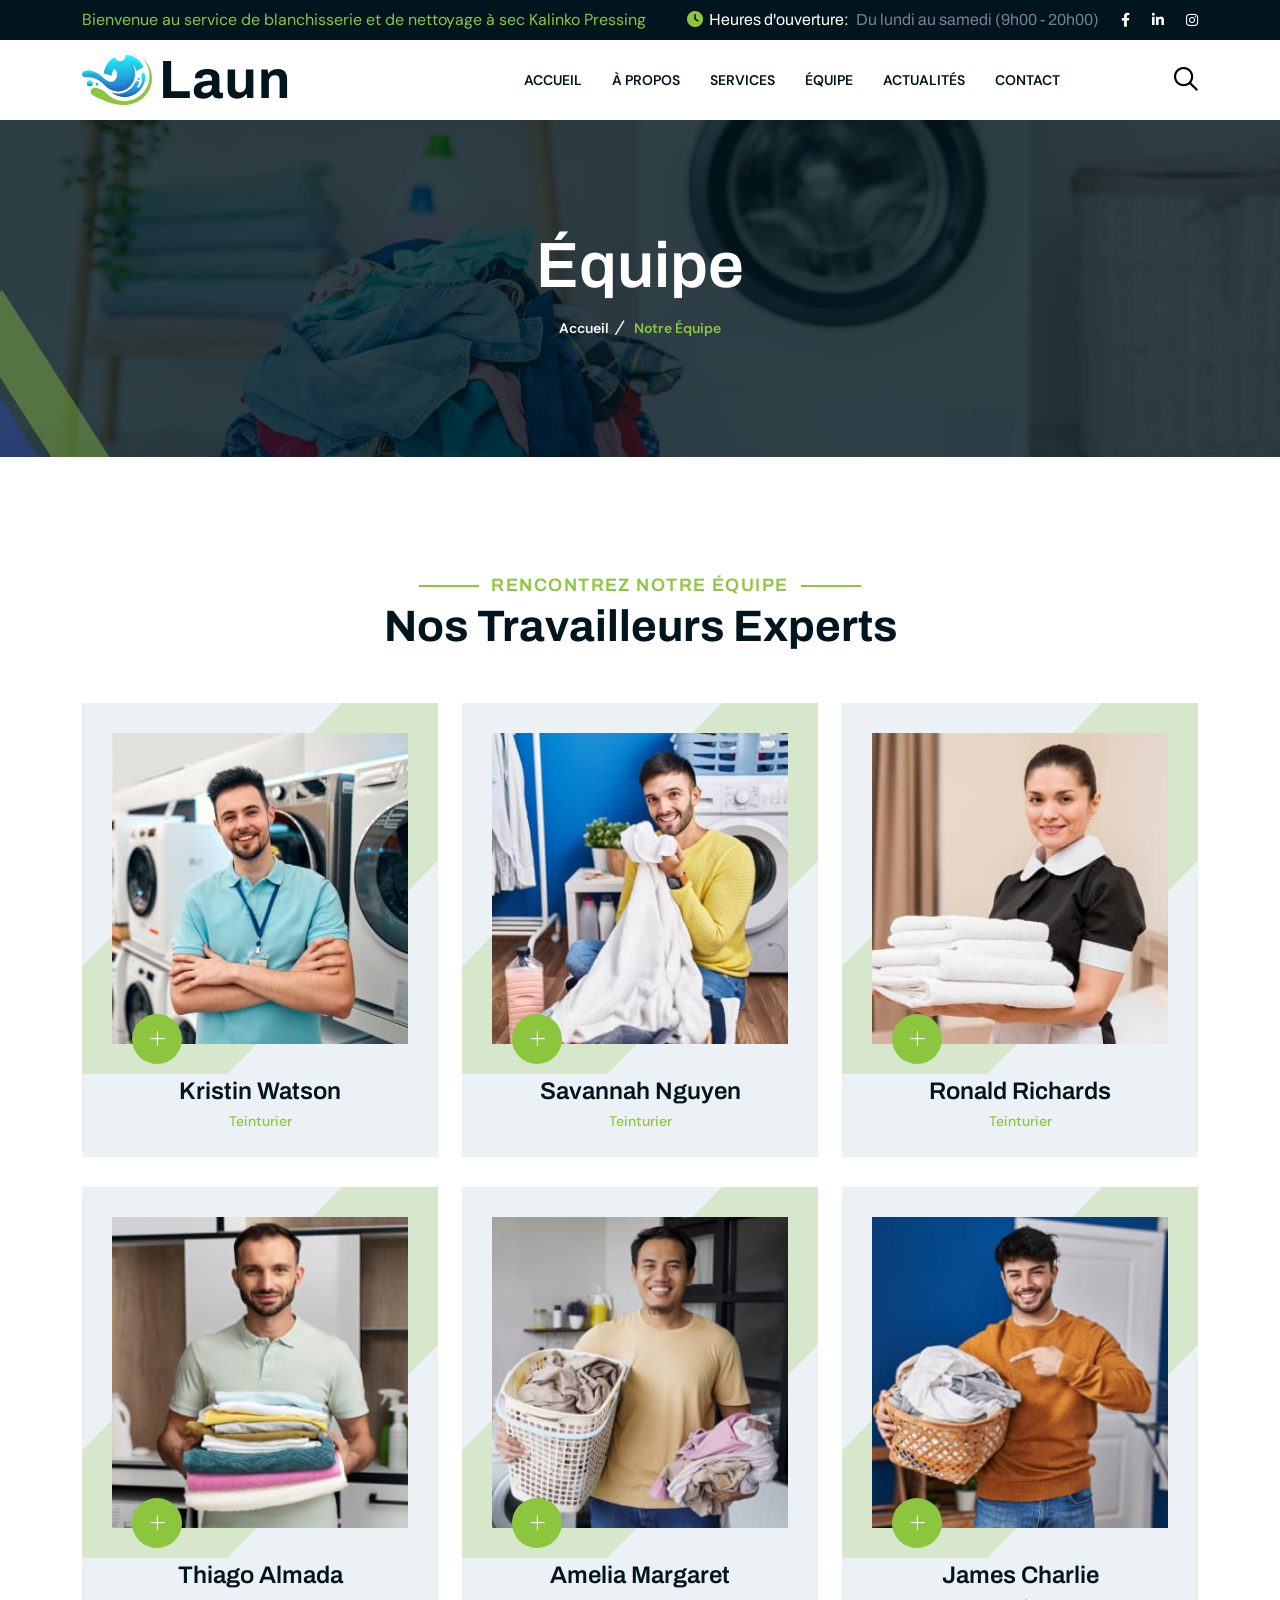
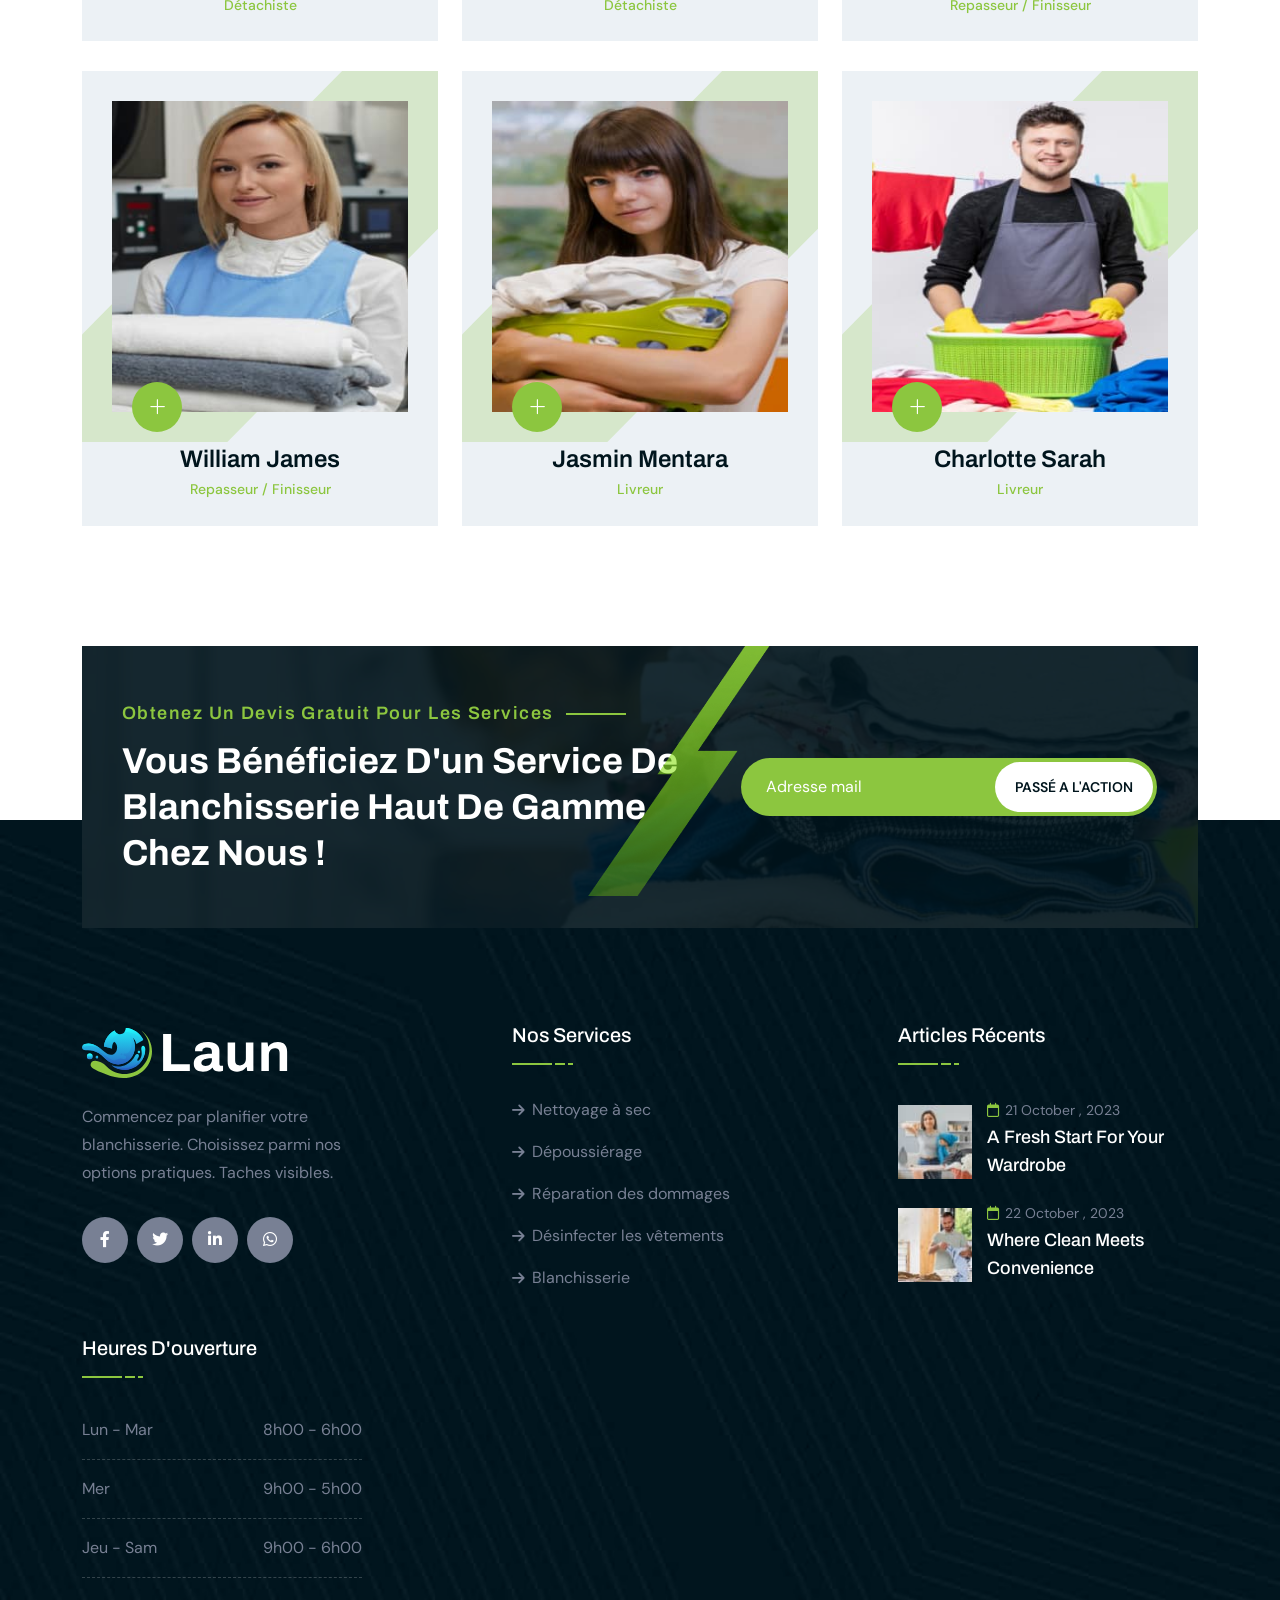
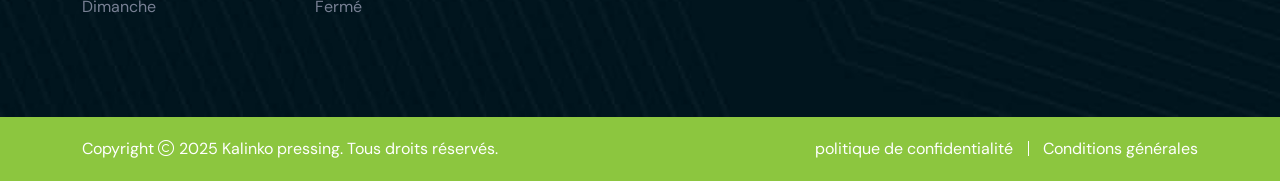
<file: equipe.html>
<!doctype html>
<html class="no-js" lang="zxx">
<!-- Mirrored from html.themeholy.com/laun/demo/team.html by HTTrack Website Copier/3.x [XR&CO'2014], Thu, 20 Mar 2025 13:18:20 GMT -->

<head>
    <meta charset="utf-8">
    <meta http-equiv="x-ua-compatible" content="ie=edge">
    <title>Laun - Laundry Service & Dry Cleaning HTML Template - Our Team</title>
    <meta name="author" content="Laun">
    <meta name="description" content="Laun - Laundry Service & Dry Cleaning HTML Template">
    <meta name="keywords" content="Laun - Laundry Service & Dry Cleaning HTML Template">
    <meta name="robots" content="INDEX,FOLLOW">
    <meta name="viewport" content="width=device-width,initial-scale=1,shrink-to-fit=no">
    <link rel="apple-touch-icon" sizes="57x57" href="assets/img/favicons/apple-icon-57x57.png">
    <link rel="apple-touch-icon" sizes="60x60" href="assets/img/favicons/apple-icon-60x60.png">
    <link rel="apple-touch-icon" sizes="72x72" href="assets/img/favicons/apple-icon-72x72.png">
    <link rel="apple-touch-icon" sizes="76x76" href="assets/img/favicons/apple-icon-76x76.png">
    <link rel="apple-touch-icon" sizes="114x114" href="assets/img/favicons/apple-icon-114x114.png">
    <link rel="apple-touch-icon" sizes="120x120" href="assets/img/favicons/apple-icon-120x120.png">
    <link rel="apple-touch-icon" sizes="144x144" href="assets/img/favicons/apple-icon-144x144.png">
    <link rel="apple-touch-icon" sizes="152x152" href="assets/img/favicons/apple-icon-152x152.png">
    <link rel="apple-touch-icon" sizes="180x180" href="assets/img/favicons/apple-icon-180x180.png">
    <link rel="icon" type="image/png" sizes="192x192" href="assets/img/favicons/android-icon-192x192.png">
    <link rel="icon" type="image/png" sizes="32x32" href="assets/img/favicons/favicon-32x32.png">
    <link rel="icon" type="image/png" sizes="96x96" href="assets/img/favicons/favicon-96x96.png">
    <link rel="icon" type="image/png" sizes="16x16" href="assets/img/favicons/favicon-16x16.png">
    <link rel="manifest" href="assets/img/favicons/manifest.json">
    <meta name="msapplication-TileColor" content="#ffffff">
    <meta name="msapplication-TileImage" content="assets/img/favicons/ms-icon-144x144.png">
    <meta name="theme-color" content="#ffffff">
    <link rel="preconnect" href="https://fonts.googleapis.com/">
    <link rel="preconnect" href="https://fonts.gstatic.com/" crossorigin>
    <link
        href="https://fonts.googleapis.com/css2?family=Archivo:wght@300;400;500;600;700;800;900&amp;family=DM+Sans:opsz,wght@9..40,300;9..40,400;9..40,500;9..40,600;9..40,700;9..40,800;9..40,900&amp;display=swap"
        rel="stylesheet">
    <link rel="stylesheet" href="assets/css/bootstrap.min.css">
    <link rel="stylesheet" href="assets/css/fontawesome.min.css">
    <link rel="stylesheet" href="assets/css/magnific-popup.min.css">
    <link rel="stylesheet" href="assets/css/swiper-bundle.min.css">
    <link rel="stylesheet" href="assets/css/style.css">
</head>

<body>
    <div class="preloader"><button class="th-btn style2 preloaderCls">Cancel Preloader</button>
        <div class="preloader-inner">
            <div class="loader">
                <div class="rot"></div><img src="assets/img/logo-white.svg" alt="Laun">
            </div>
        </div>
    </div>
    <div class="popup-search-box"><button class="searchClose"><i class="fal fa-times"></i></button>
        <form action="#"><input type="text" placeholder="What are you looking for?"> <button type="submit"><i
                    class="fal fa-search"></i></button></form>
    </div>
    <div class="th-menu-wrapper">
        <div class="th-menu-area text-center"><button class="th-menu-toggle"><i class="fal fa-times"></i></button>
            <div class="mobile-logo">
                <a href="home-laundry-services.html"><img src="assets/img/logo.svg" alt="Laun"></a>
            </div>
            <div class="th-mobile-menu">
                <ul>
                    <li><a href="index.html">Accueil</a></li>
                    <li><a href="apropos.html">À propos </a></li>
                    <li><a href="service.html">Services</a></li>
                    <li><a href="equipe.html">Équipe</a></li>
                    <li><a href="actualite.html">Actualités</a></li>
                    <li><a href="contact.html">Contact</a></li>
                </ul>
            </div>
        </div>
    </div>
    <header class="th-header header-layout2">
        <div class="header-top">
            <div class="container">
                <div class="row justify-content-center justify-content-xl-between align-items-center gy-2">
                    <div class="col-auto d-none d-lg-block">
                        <p class="header-notice text-theme"> Bienvenue au service de blanchisserie et de nettoyage à sec
                            Kalinko Pressing</p>
                    </div>
                    <div class="col-auto">
                        <div class="header-links">
                            <ul>
                                <li class="d-none d-md-inline-block"><i class="fa-solid fa-clock">

                                    </i>Heures d'ouverture:
                                    <span>Du lundi au samedi (9h00 - 20h00)</span>
                                </li>
                                <li>
                                    <div class="social-links">
                                        <span class="social-title">Suivez-nous sur :</span>
                                        <a href="https://www.facebook.com/"><i class="fab fa-facebook-f"></i></a>
                                        <a href="https://www.linkedin.com/"><i class="fab fa-linkedin-in"></i></a>
                                        <a href="https://www.instagram.com/"><i class="fab fa-instagram"></i></a>
                                    </div>
                                </li>
                            </ul>
                        </div>
                    </div>
                </div>
            </div>
        </div>
        <div class="sticky-wrapper">
            <div class="menu-area">
                <div class="container">
                    <div class="row align-items-center justify-content-between">
                        <div class="col-auto">
                            <div class="header-logo">
                                <a href="home-laundry-services.html"><img src="assets/img/logo.svg" alt="Laun"></a>
                            </div>
                        </div>
                        <div class="col-auto ms-xl-auto">
                            <nav class="main-menu d-none d-lg-inline-block">
                                <ul>
                                    <li><a href="index.html">Accueil</a></li>
                                    <li><a href="apropos.html">À propos </a></li>
                                    <li><a href="service.html">Services</a></li>
                                    <li><a href="equipe.html">Équipe</a></li>
                                    <li><a href="actualite.html">Actualités</a></li>
                                    <li><a href="contact.html">Contact</a></li>
                                </ul>
                            </nav>
                        </div>
                        <div class="col-auto">
                            <div class="header-button">
                                <button type="button" class="simple-icon searchBoxToggler">
                                    <i class="far fa-search"></i>
                                </button>
                                <button type="button" class="th-menu-toggle d-block d-lg-none"><i
                                        class="far fa-bars"></i>
                                </button>
                            </div>
                        </div>
                    </div>
                </div>
            </div>
        </div>
    </header>
    <div class="breadcumb-wrapper" data-bg-src="assets/img/bg/breadcumb-bg.jpg">
        <div class="container">
            <div class="breadcumb-content">
                <h1 class="breadcumb-title">Équipe</h1>
                <ul class="breadcumb-menu">
                    <li><a href="index.html">Accueil</a></li>
                    <li>Notre Équipe</li>
                </ul>
            </div>
        </div>
    </div>
    <section class="space">
        <div class="container">
            <div class="title-area text-center"><span class="sub-title">Rencontrez notre équipe</span>
                <h2 class="sec-title text-black">Nos travailleurs experts</h2>
            </div>
            <div class="row gy-30">
                <div class="col-xl-4 col-md-6">
                    <div class="th-team team-grid">
                        <div class="team-grid_wrapper">
                            <div class="team-img"><img src="assets/img/team/team_3_1.jpg" alt="Team"></div>
                            <div class="plus-btn"><i class="fa-light fa-plus"></i></div>
                        </div>
                        <div class="team-content">
                            <div class="media-body">
                                <h3 class="box-title"><a href="detail-equipe.html">Kristin Watson</a></h3><span
                                    class="team-desig">Teinturier</span>
                            </div>
                        </div>
                        <div class="th-social"><a href="https://www.facebook.com/"><i
                                    class="fa-brands fa-vimeo-v"></i></a> <a href="https://www.facebook.com/"><i
                                    class="fab fa-facebook-f"></i></a> <a href="https://www.twitter.com/"><i
                                    class="fab fa-twitter"></i></a> <a href="https://www.linkedin.com/"><i
                                    class="fab fa-linkedin-in"></i></a></div>
                    </div>
                </div>
                <div class="col-xl-4 col-md-6">
                    <div class="th-team team-grid">
                        <div class="team-grid_wrapper">
                            <div class="team-img"><img src="assets/img/team/team_3_2.jpg" alt="Team"></div>
                            <div class="plus-btn"><i class="fa-light fa-plus"></i></div>
                        </div>
                        <div class="team-content">
                            <div class="media-body">
                                <h3 class="box-title"><a href="detail-equipe.html">Savannah Nguyen</a></h3><span
                                    class="team-desig">Teinturier</span>
                            </div>
                        </div>
                        <div class="th-social"><a href="https://www.facebook.com/"><i
                                    class="fa-brands fa-vimeo-v"></i></a> <a href="https://www.facebook.com/"><i
                                    class="fab fa-facebook-f"></i></a> <a href="https://www.twitter.com/"><i
                                    class="fab fa-twitter"></i></a> <a href="https://www.linkedin.com/"><i
                                    class="fab fa-linkedin-in"></i></a></div>
                    </div>
                </div>
                <div class="col-xl-4 col-md-6">
                    <div class="th-team team-grid">
                        <div class="team-grid_wrapper">
                            <div class="team-img"><img src="assets/img/team/team_3_3.jpg" alt="Team"></div>
                            <div class="plus-btn"><i class="fa-light fa-plus"></i></div>
                        </div>
                        <div class="team-content">
                            <div class="media-body">
                                <h3 class="box-title"><a href="detail-equipe.html">Ronald Richards</a></h3><span
                                    class="team-desig">Teinturier</span>
                            </div>
                        </div>
                        <div class="th-social"><a href="https://www.facebook.com/"><i
                                    class="fa-brands fa-vimeo-v"></i></a> <a href="https://www.facebook.com/"><i
                                    class="fab fa-facebook-f"></i></a> <a href="https://www.twitter.com/"><i
                                    class="fab fa-twitter"></i></a> <a href="https://www.linkedin.com/"><i
                                    class="fab fa-linkedin-in"></i></a></div>
                    </div>
                </div>
                <div class="col-xl-4 col-md-6">
                    <div class="th-team team-grid">
                        <div class="team-grid_wrapper">
                            <div class="team-img"><img src="assets/img/team/team_3_4.jpg" alt="Team"></div>
                            <div class="plus-btn"><i class="fa-light fa-plus"></i></div>
                        </div>
                        <div class="team-content">
                            <div class="media-body">
                                <h3 class="box-title"><a href="detail-equipe.html">Thiago Almada</a></h3><span
                                    class="team-desig">Détachiste </span>
                            </div>
                        </div>
                        <div class="th-social"><a href="https://www.facebook.com/"><i
                                    class="fa-brands fa-vimeo-v"></i></a> <a href="https://www.facebook.com/"><i
                                    class="fab fa-facebook-f"></i></a> <a href="https://www.twitter.com/"><i
                                    class="fab fa-twitter"></i></a> <a href="https://www.linkedin.com/"><i
                                    class="fab fa-linkedin-in"></i></a></div>
                    </div>
                </div>
                <div class="col-xl-4 col-md-6">
                    <div class="th-team team-grid">
                        <div class="team-grid_wrapper">
                            <div class="team-img"><img src="assets/img/team/team_3_5.jpg" alt="Team"></div>
                            <div class="plus-btn"><i class="fa-light fa-plus"></i></div>
                        </div>
                        <div class="team-content">
                            <div class="media-body">
                                <h3 class="box-title"><a href="detail-equipe.html">Amelia Margaret</a></h3><span
                                    class="team-desig">Détachiste </span>
                            </div>
                        </div>
                        <div class="th-social"><a href="https://www.facebook.com/"><i
                                    class="fa-brands fa-vimeo-v"></i></a> <a href="https://www.facebook.com/"><i
                                    class="fab fa-facebook-f"></i></a> <a href="https://www.twitter.com/"><i
                                    class="fab fa-twitter"></i></a> <a href="https://www.linkedin.com/"><i
                                    class="fab fa-linkedin-in"></i></a></div>
                    </div>
                </div>
                <div class="col-xl-4 col-md-6">
                    <div class="th-team team-grid">
                        <div class="team-grid_wrapper">
                            <div class="team-img"><img src="assets/img/team/team_3_6.jpg" alt="Team"></div>
                            <div class="plus-btn"><i class="fa-light fa-plus"></i></div>
                        </div>
                        <div class="team-content">
                            <div class="media-body">
                                <h3 class="box-title"><a href="detail-equipe.html">James Charlie</a></h3><span
                                    class="team-desig">Repasseur / Finisseur</span>
                            </div>
                        </div>
                        <div class="th-social"><a href="https://www.facebook.com/"><i
                                    class="fa-brands fa-vimeo-v"></i></a> <a href="https://www.facebook.com/"><i
                                    class="fab fa-facebook-f"></i></a> <a href="https://www.twitter.com/"><i
                                    class="fab fa-twitter"></i></a> <a href="https://www.linkedin.com/"><i
                                    class="fab fa-linkedin-in"></i></a></div>
                    </div>
                </div>
                <div class="col-xl-4 col-md-6">
                    <div class="th-team team-grid">
                        <div class="team-grid_wrapper">
                            <div class="team-img"><img src="assets/img/team/team_3_7.jpg" alt="Team"></div>
                            <div class="plus-btn"><i class="fa-light fa-plus"></i></div>
                        </div>
                        <div class="team-content">
                            <div class="media-body">
                                <h3 class="box-title"><a href="detail-equipe.html">William James</a></h3><span
                                    class="team-desig">Repasseur / Finisseur</span>
                            </div>
                        </div>
                        <div class="th-social"><a href="https://www.facebook.com/"><i
                                    class="fa-brands fa-vimeo-v"></i></a> <a href="https://www.facebook.com/"><i
                                    class="fab fa-facebook-f"></i></a> <a href="https://www.twitter.com/"><i
                                    class="fab fa-twitter"></i></a> <a href="https://www.linkedin.com/"><i
                                    class="fab fa-linkedin-in"></i></a></div>
                    </div>
                </div>
                <div class="col-xl-4 col-md-6">
                    <div class="th-team team-grid">
                        <div class="team-grid_wrapper">
                            <div class="team-img"><img src="assets/img/team/team_3_8.jpg" alt="Team"></div>
                            <div class="plus-btn"><i class="fa-light fa-plus"></i></div>
                        </div>
                        <div class="team-content">
                            <div class="media-body">
                                <h3 class="box-title"><a href="detail-equipe.html">Jasmin Mentara</a></h3><span
                                    class="team-desig">Livreur</span>
                            </div>
                        </div>
                        <div class="th-social"><a href="https://www.facebook.com/"><i
                                    class="fa-brands fa-vimeo-v"></i></a> <a href="https://www.facebook.com/"><i
                                    class="fab fa-facebook-f"></i></a> <a href="https://www.twitter.com/"><i
                                    class="fab fa-twitter"></i></a> <a href="https://www.linkedin.com/"><i
                                    class="fab fa-linkedin-in"></i></a></div>
                    </div>
                </div>
                <div class="col-xl-4 col-md-6">
                    <div class="th-team team-grid">
                        <div class="team-grid_wrapper">
                            <div class="team-img"><img src="assets/img/team/team_3_9.jpg" alt="Team"></div>
                            <div class="plus-btn"><i class="fa-light fa-plus"></i></div>
                        </div>
                        <div class="team-content">
                            <div class="media-body">
                                <h3 class="box-title"><a href="detail-equipe.html">Charlotte Sarah</a></h3><span
                                    class="team-desig">Livreur</span>
                            </div>
                        </div>
                        <div class="th-social"><a href="https://www.facebook.com/"><i
                                    class="fa-brands fa-vimeo-v"></i></a> <a href="https://www.facebook.com/"><i
                                    class="fab fa-facebook-f"></i></a> <a href="https://www.twitter.com/"><i
                                    class="fab fa-twitter"></i></a> <a href="https://www.linkedin.com/"><i
                                    class="fab fa-linkedin-in"></i></a></div>
                    </div>
                </div>
            </div>
        </div>
    </section>
    <div class="">
        <div class="container z-index-common">
            <div class="cta-wrap" data-overlay="title" data-opacity="9" data-bg-src="assets/img/bg/cta_bg_2.jpg">
                <div class="row align-items-center">
                    <div class="col-xl-7 col-lg-6 mb-5 mb-lg-0">
                        <div class="title-area mb-0 text-center text-lg-start">
                            <span class="sub-title style1">
                                Obtenez un devis gratuit pour les services
                            </span>
                            <h3 class="sec-title text-white">Vous bénéficiez d'un service de blanchisserie haut de gamme
                                chez nous !</h3>
                        </div>
                    </div>
                    <div class="col-xl-5 col-lg-6">
                        <form class="cta-form">
                            <div class="form-group"><input class="form-control" type="email" placeholder="Adresse mail"
                                    required=""> <button type="submit" class="th-btn style4">Passé a l'action</button>
                            </div>
                        </form>
                    </div>
                </div>
                <div class="cta-shape"><img src="assets/img/shape/line.png" alt=""></div>
            </div>
        </div>
    </div>
    <footer class="footer-wrapper footer-layout2" data-bg-src="assets/img/bg/footer_bg_2.jpg">
        <div class="widget-area">
            <div class="container">
                <div class="row justify-content-between">
                    <div class="col-md-6 col-xl-3">
                        <div class="widget footer-widget">
                            <div class="th-widget-about">
                                <div class="about-logo">
                                    <a href="home-laundry-services.html"><img src="assets/img/logo-white.svg"
                                            alt="Laun"></a>
                                </div>
                                <p class="about-text">
                                    Commencez par planifier votre blanchisserie. Choisissez parmi nos options pratiques.
                                    Taches visibles.
                                </p>
                                <div class="th-social"><a href="https://www.facebook.com/"><i
                                            class="fab fa-facebook-f"></i></a> <a href="https://www.twitter.com/"><i
                                            class="fab fa-twitter"></i></a> <a href="https://www.linkedin.com/"><i
                                            class="fab fa-linkedin-in"></i></a> <a href="https://www.whatsapp.com/"><i
                                            class="fab fa-whatsapp"></i></a></div>
                            </div>
                        </div>
                    </div>
                    <div class="col-md-6 col-xl-auto">
                        <div class="widget widget_nav_menu footer-widget">
                            <h3 class="widget_title">Nos Services</h3>
                            <div class="menu-all-pages-container">
                                <ul class="menu">
                                    <li><a href="service.html">Nettoyage à sec</a></li>
                                    <li><a href="service.html">Dépoussiérage</a></li>
                                    <li><a href="service.html">Réparation des dommages</a></li>
                                    <li><a href="service.html">Désinfecter les vêtements</a></li>
                                    <li><a href="service.html">Blanchisserie</a></li>
                                </ul>
                            </div>
                        </div>
                    </div>
                    <div class="col-md-6 col-xl-auto">
                        <div class="widget footer-widget">
                            <h3 class="widget_title">Articles récents</h3>
                            <div class="recent-post-wrap">
                                <div class="recent-post">
                                    <div class="media-img">
                                        <a href="blog-details.html"><img src="assets/img/blog/recent-post-1-1.jpg"
                                                alt="Blog Image"></a>
                                    </div>
                                    <div class="media-body">
                                        <div class="recent-post-meta"><a href="blog.html"><i
                                                    class="far fa-calendar"></i>21 October , 2023</a></div>
                                        <h4 class="post-title"><a class="text-inherit" href="blog-details.html">A Fresh
                                                Start for Your Wardrobe</a></h4>
                                    </div>
                                </div>
                                <div class="recent-post">
                                    <div class="media-img">
                                        <a href="blog-details.html"><img src="assets/img/blog/recent-post-1-2.jpg"
                                                alt="Blog Image"></a>
                                    </div>
                                    <div class="media-body">
                                        <div class="recent-post-meta"><a href="blog.html"><i
                                                    class="far fa-calendar"></i>22 October , 2023</a></div>
                                        <h4 class="post-title"><a class="text-inherit" href="blog-details.html">Where
                                                Clean Meets Convenience</a></h4>
                                    </div>
                                </div>
                            </div>
                        </div>
                    </div>
                    <div class="col-md-6 col-xl-auto">
                        <div class="widget footer-widget">
                            <h3 class="widget_title">Heures d'ouverture</h3>
                            <div class="th-widget-schedule">
                                <p class="schedule-info"><span>Lun - Mar</span><span>8h00 - 6h00 </span></p>
                                <p class="schedule-info"><span>Mer</span><span>9h00 - 5h00 </span></p>
                                <p class="schedule-info"><span>Jeu - Sam</span><span>9h00 - 6h00 </span></p>
                                <p class="schedule-info"><span>Dimanche</span><span>Fermé</span></p>
                            </div>
                        </div>
                    </div>
                </div>
            </div>
        </div>
        <div class="copyright-wrap">
            <div class="container">
                <div class="row gy-2 align-items-center">
                    <div class="col-lg-6">
                        <p class="copyright-text">Copyright <i class="fal fa-copyright"></i> 2025 <a
                                href="home-laundry-services.html">Kalinko pressing</a>. Tous droits réservés.</p>
                    </div>
                    <div class="col-lg-6 text-center text-md-end">
                        <div class="footer-links">
                            <ul>
                                <li><a href="contact.html">politique de confidentialité</a></li>
                                <li><a href="contact.html">Conditions générales</a></li>
                            </ul>
                        </div>
                    </div>
                </div>
            </div>
        </div>
    </footer>
    <div class="scroll-top"><svg class="progress-circle svg-content" width="100%" height="100%" viewBox="-1 -1 102 102">
            <path d="M50,1 a49,49 0 0,1 0,98 a49,49 0 0,1 0,-98"
                style="transition: stroke-dashoffset 10ms linear 0s; stroke-dasharray: 307.919, 307.919; stroke-dashoffset: 307.919;">
            </path>
        </svg></div>
    <script src="assets/js/vendor/jquery-3.6.0.min.js"></script>
    <script src="assets/js/swiper-bundle.min.js"></script>
    <script src="assets/js/bootstrap.min.js"></script>
    <script src="assets/js/jquery.magnific-popup.min.js"></script>
    <script src="assets/js/jquery.counterup.min.js"></script>
    <script src="assets/js/jquery-ui.min.js"></script>
    <script src="assets/js/imagesloaded.pkgd.min.js"></script>
    <script src="assets/js/isotope.pkgd.min.js"></script>
    <script src="assets/js/nice-select.min.js"></script>
    <script src="assets/js/main.js"></script>
</body>
<!-- Mirrored from html.themeholy.com/laun/demo/team.html by HTTrack Website Copier/3.x [XR&CO'2014], Thu, 20 Mar 2025 13:18:22 GMT -->

</html>
</file>
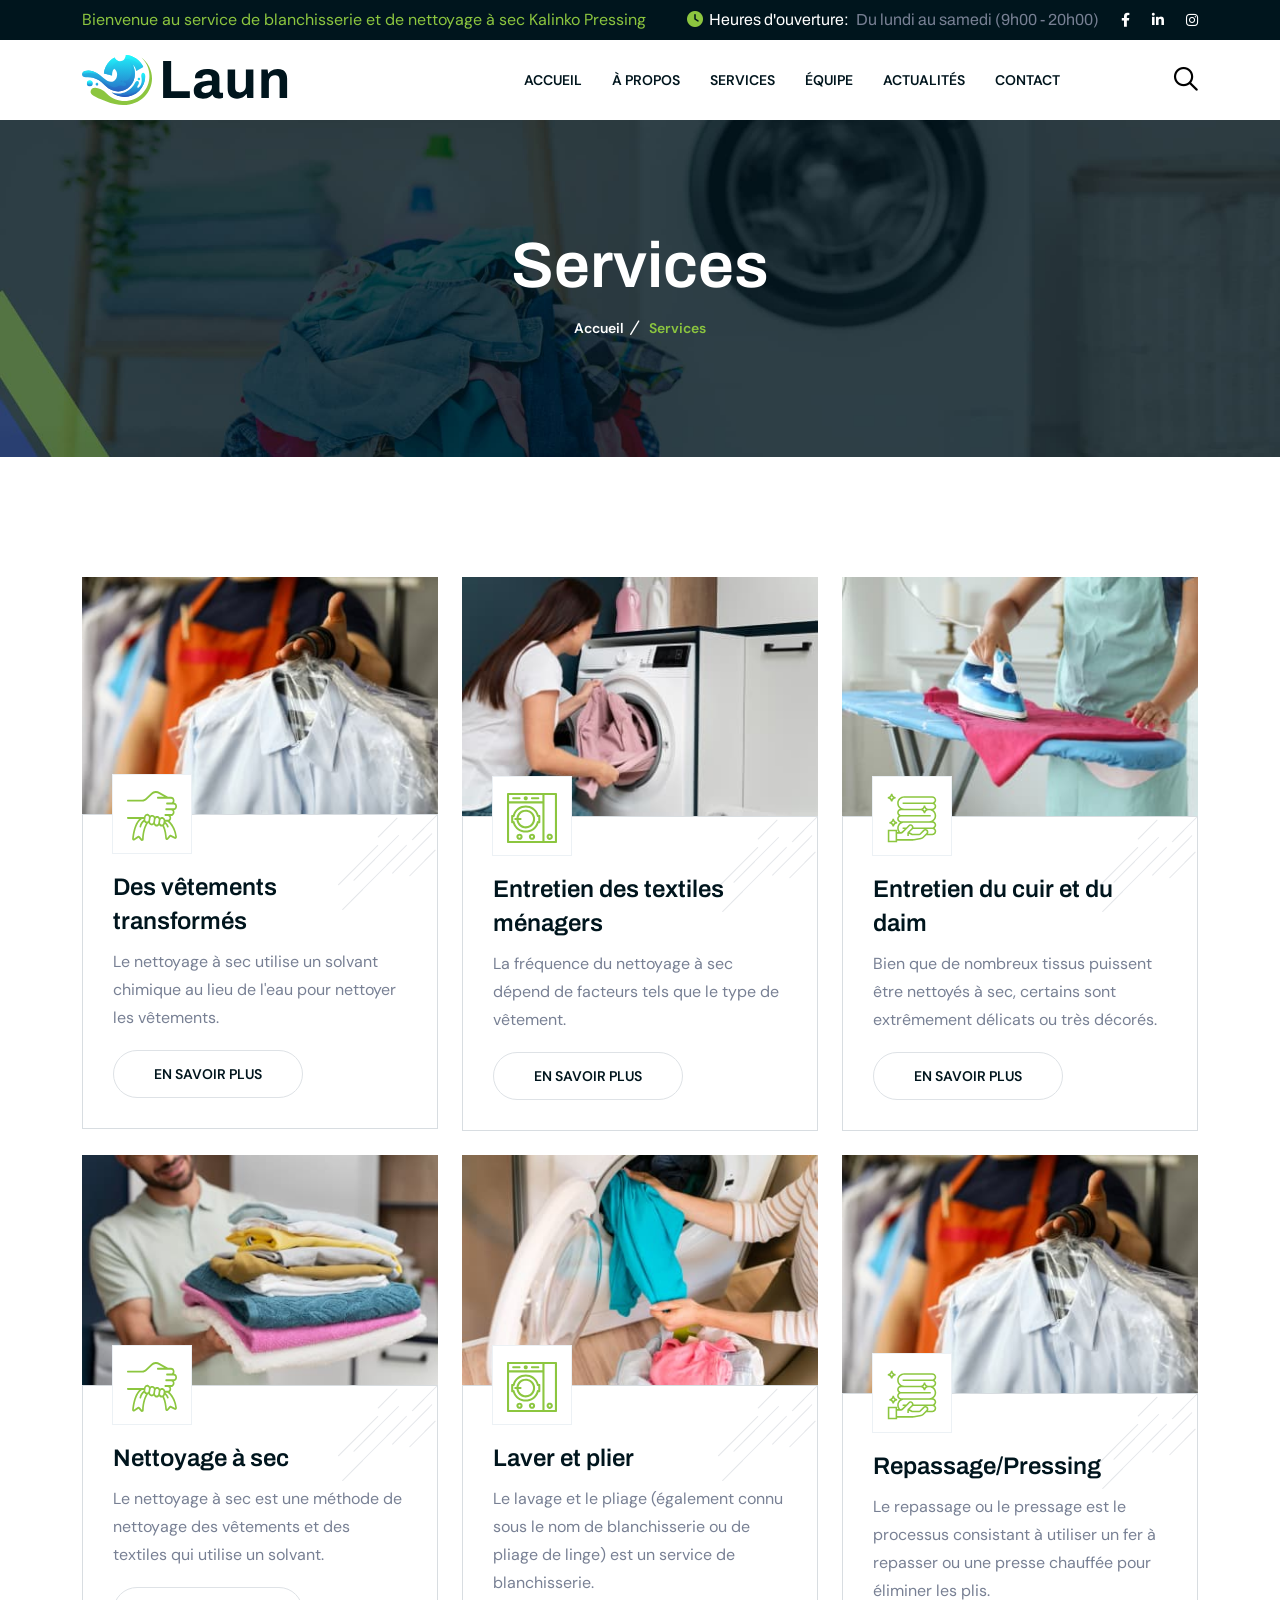
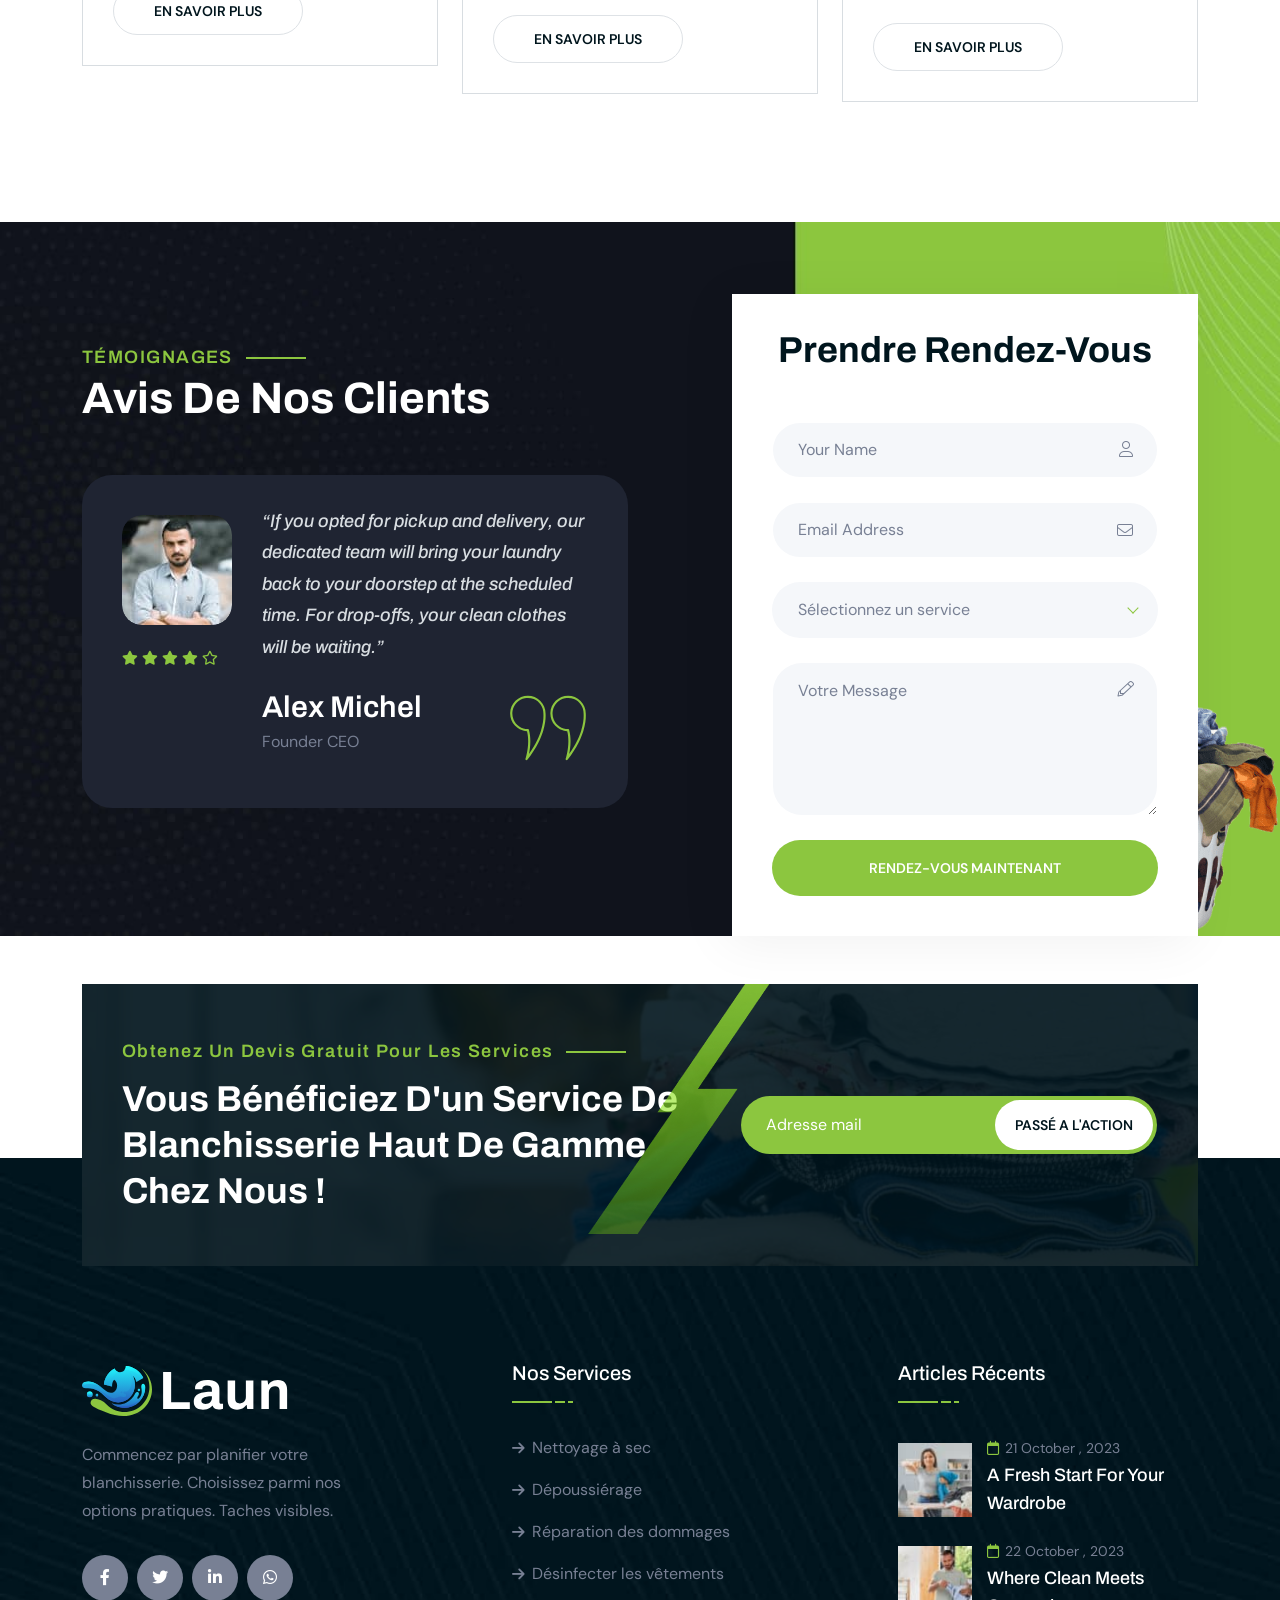
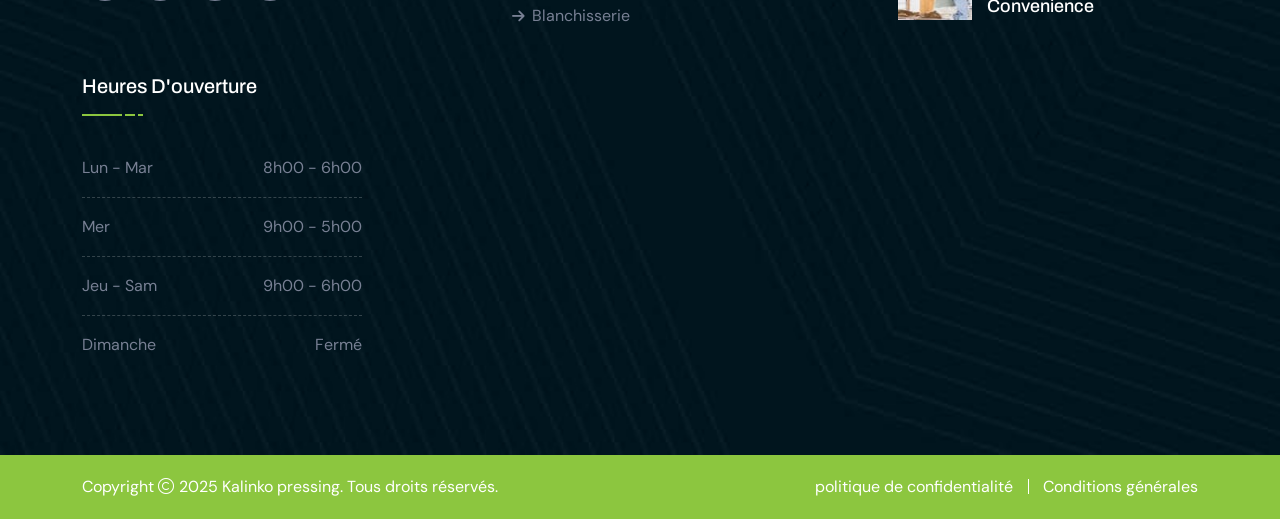
<file: service.html>
<!doctype html>
<html class="no-js" lang="zxx">
<!-- Mirrored from html.themeholy.com/laun/demo/service.html by HTTrack Website Copier/3.x [XR&CO'2014], Thu, 20 Mar 2025 13:18:11 GMT -->

<head>
    <meta charset="utf-8">
    <meta http-equiv="x-ua-compatible" content="ie=edge">
    <title>Laun - Laundry Service & Dry Cleaning HTML Template - Services</title>
    <meta name="author" content="Laun">
    <meta name="description" content="Laun - Laundry Service & Dry Cleaning HTML Template">
    <meta name="keywords" content="Laun - Laundry Service & Dry Cleaning HTML Template">
    <meta name="robots" content="INDEX,FOLLOW">
    <meta name="viewport" content="width=device-width,initial-scale=1,shrink-to-fit=no">
    <link rel="apple-touch-icon" sizes="57x57" href="assets/img/favicons/apple-icon-57x57.png">
    <link rel="apple-touch-icon" sizes="60x60" href="assets/img/favicons/apple-icon-60x60.png">
    <link rel="apple-touch-icon" sizes="72x72" href="assets/img/favicons/apple-icon-72x72.png">
    <link rel="apple-touch-icon" sizes="76x76" href="assets/img/favicons/apple-icon-76x76.png">
    <link rel="apple-touch-icon" sizes="114x114" href="assets/img/favicons/apple-icon-114x114.png">
    <link rel="apple-touch-icon" sizes="120x120" href="assets/img/favicons/apple-icon-120x120.png">
    <link rel="apple-touch-icon" sizes="144x144" href="assets/img/favicons/apple-icon-144x144.png">
    <link rel="apple-touch-icon" sizes="152x152" href="assets/img/favicons/apple-icon-152x152.png">
    <link rel="apple-touch-icon" sizes="180x180" href="assets/img/favicons/apple-icon-180x180.png">
    <link rel="icon" type="image/png" sizes="192x192" href="assets/img/favicons/android-icon-192x192.png">
    <link rel="icon" type="image/png" sizes="32x32" href="assets/img/favicons/favicon-32x32.png">
    <link rel="icon" type="image/png" sizes="96x96" href="assets/img/favicons/favicon-96x96.png">
    <link rel="icon" type="image/png" sizes="16x16" href="assets/img/favicons/favicon-16x16.png">
    <link rel="manifest" href="assets/img/favicons/manifest.json">
    <meta name="msapplication-TileColor" content="#ffffff">
    <meta name="msapplication-TileImage" content="assets/img/favicons/ms-icon-144x144.png">
    <meta name="theme-color" content="#ffffff">
    <link rel="preconnect" href="https://fonts.googleapis.com/">
    <link rel="preconnect" href="https://fonts.gstatic.com/" crossorigin>
    <link
        href="https://fonts.googleapis.com/css2?family=Archivo:wght@300;400;500;600;700;800;900&amp;family=DM+Sans:opsz,wght@9..40,300;9..40,400;9..40,500;9..40,600;9..40,700;9..40,800;9..40,900&amp;display=swap"
        rel="stylesheet">
    <link rel="stylesheet" href="assets/css/bootstrap.min.css">
    <link rel="stylesheet" href="assets/css/fontawesome.min.css">
    <link rel="stylesheet" href="assets/css/magnific-popup.min.css">
    <link rel="stylesheet" href="assets/css/swiper-bundle.min.css">
    <link rel="stylesheet" href="assets/css/style.css">
</head>

<body>
    <div class="preloader"><button class="th-btn style2 preloaderCls">Cancel Preloader</button>
        <div class="preloader-inner">
            <div class="loader">
                <div class="rot"></div><img src="assets/img/logo-white.svg" alt="Laun">
            </div>
        </div>
    </div>
    <div class="popup-search-box"><button class="searchClose"><i class="fal fa-times"></i></button>
        <form action="#"><input type="text" placeholder="What are you looking for?"> <button type="submit"><i
                    class="fal fa-search"></i></button></form>
    </div>
    <div class="th-menu-wrapper">
        <div class="th-menu-area text-center"><button class="th-menu-toggle"><i class="fal fa-times"></i></button>
            <div class="mobile-logo"><a href="home-laundry-services.html"><img src="assets/img/logo.svg" alt="Laun"></a>
            </div>
            <div class="th-mobile-menu">
                <ul>
                    <li><a href="index.html">Accueil</a></li>
                    <li><a href="apropos.html">À propos </a></li>
                    <li><a href="service.html">Services</a></li>
                    <li><a href="equipe.html">Équipe</a></li>
                    <li><a href="actualite.html">Actualités</a></li>
                    <li><a href="contact.html">Contact</a></li>
                </ul>
            </div>
        </div>
    </div>
    <header class="th-header header-layout2">
        <div class="header-top">
            <div class="container">
                <div class="row justify-content-center justify-content-xl-between align-items-center gy-2">
                    <div class="col-auto d-none d-lg-block">
                        <p class="header-notice text-theme"> Bienvenue au service de blanchisserie et de nettoyage à sec
                            Kalinko Pressing</p>
                    </div>
                    <div class="col-auto">
                        <div class="header-links">
                            <ul>
                                <li class="d-none d-md-inline-block"><i class="fa-solid fa-clock">

                                    </i>Heures d'ouverture:
                                    <span>Du lundi au samedi (9h00 - 20h00)</span>
                                </li>
                                <li>
                                    <div class="social-links">
                                        <span class="social-title">Suivez-nous sur :</span>
                                        <a href="https://www.facebook.com/"><i class="fab fa-facebook-f"></i></a>
                                        <a href="https://www.linkedin.com/"><i class="fab fa-linkedin-in"></i></a>
                                        <a href="https://www.instagram.com/"><i class="fab fa-instagram"></i></a>
                                    </div>
                                </li>
                            </ul>
                        </div>
                    </div>
                </div>
            </div>
        </div>
        <div class="sticky-wrapper">
            <div class="menu-area">
                <div class="container">
                    <div class="row align-items-center justify-content-between">
                        <div class="col-auto">
                            <div class="header-logo"><a href="home-laundry-services.html"><img src="assets/img/logo.svg"
                                        alt="Laun"></a></div>
                        </div>
                        <div class="col-auto ms-xl-auto">
                            <nav class="main-menu d-none d-lg-inline-block">
                                <ul>
                                    <li><a href="index.html">Accueil</a></li>
                                    <li><a href="apropos.html">À propos </a></li>
                                    <li><a href="service.html">Services</a></li>
                                    <li><a href="equipe.html">Équipe</a></li>
                                    <li><a href="actualite.html">Actualités</a></li>
                                    <li><a href="contact.html">Contact</a></li>
                                </ul>
                            </nav>
                        </div>
                        <div class="col-auto">
                            <div class="header-button">
                                <button type="button" class="simple-icon searchBoxToggler">
                                    <i class="far fa-search"></i>
                                </button>
                                <button type="button" class="th-menu-toggle d-block d-lg-none"><i
                                        class="far fa-bars"></i>
                                </button>
                            </div>
                        </div>
                    </div>
                </div>
            </div>
        </div>
    </header>
    <div class="breadcumb-wrapper" data-bg-src="assets/img/bg/breadcumb-bg.jpg">
        <div class="container">
            <div class="breadcumb-content">
                <h1 class="breadcumb-title">Services</h1>
                <ul class="breadcumb-menu">
                    <li><a href="index.html">Accueil</a></li>
                    <li>Services</li>
                </ul>
            </div>
        </div>
    </div>
    <section class="bg-top-center overflow-hidden space">
        <div class="container">
            <div class="row gy-4">
                <div class="col-md-6 col-xl-4">
                    <div class="service-item">
                        <div class="service-item_wrapper">
                            <div class="service-item_img"><img src="assets/img/service/service_box_1.jpg" alt="img">
                            </div>
                            <div class="service-item_icon"><img src="assets/img/icon/service_2_1.svg" alt="Icon"></div>
                        </div>
                        <div class="service-item_content" data-bg-src="assets/img/shape/service_shape_2.png">
                            <h3 class="box-title"><a href="service-details.html">Des vêtements transformés</a>
                            </h3>
                            <p class="service-item_text">
                                Le nettoyage à sec utilise un solvant chimique au lieu de l'eau pour nettoyer
                                les vêtements.
                            </p>
                            <a href="service-details.html" class="th-btn border">En savoir plus</a>
                        </div>
                    </div>
                </div>
                <div class="col-md-6 col-xl-4">
                    <div class="service-item">
                        <div class="service-item_wrapper">
                            <div class="service-item_img"><img src="assets/img/service/service_box_2.jpg" alt="img">
                            </div>
                            <div class="service-item_icon"><img src="assets/img/icon/service_2_2.svg" alt="Icon"></div>
                        </div>
                        <div class="service-item_content" data-bg-src="assets/img/shape/service_shape_2.png">
                            <h3 class="box-title"><a href="service-details.html">Entretien des textiles
                                    ménagers</a></h3>
                            <p class="service-item_text">
                                La fréquence du nettoyage à sec dépend de facteurs tels que le type de vêtement.
                            </p>
                            <a href="service-details.html" class="th-btn border">En savoir plus</a>
                        </div>
                    </div>
                </div>
                <div class="col-md-6 col-xl-4">
                    <div class="service-item">
                        <div class="service-item_wrapper">
                            <div class="service-item_img"><img src="assets/img/service/service_box_3.jpg" alt="img">
                            </div>
                            <div class="service-item_icon"><img src="assets/img/icon/service_2_3.svg" alt="Icon"></div>
                        </div>
                        <div class="service-item_content" data-bg-src="assets/img/shape/service_shape_2.png">
                            <h3 class="box-title"><a href="service-details.html">Entretien du cuir et du
                                    daim</a></h3>
                            <p class="service-item_text">
                                Bien que de nombreux tissus puissent être nettoyés à sec, certains sont
                                extrêmement délicats ou très décorés.
                            </p>
                            <a href="service-details.html" class="th-btn border">En savoir plus</a>
                        </div>
                    </div>
                </div>
                <div class="col-md-6 col-xl-4">
                    <div class="service-item">
                        <div class="service-item_wrapper">
                            <div class="service-item_img"><img src="assets/img/service/service_box_4.jpg" alt="img">
                            </div>
                            <div class="service-item_icon"><img src="assets/img/icon/service_2_1.svg" alt="Icon"></div>
                        </div>
                        <div class="service-item_content" data-bg-src="assets/img/shape/service_shape_2.png">
                            <h3 class="box-title"><a href="service-details.html">Nettoyage à sec</a></h3>
                            <p class="service-item_text">
                                Le nettoyage à sec est une méthode de nettoyage des vêtements et des textiles
                                qui utilise un solvant.
                            </p><a href="service-details.html" class="th-btn border">En savoir plus</a>
                        </div>
                    </div>
                </div>
                <div class="col-md-6 col-xl-4">
                    <div class="service-item">
                        <div class="service-item_wrapper">
                            <div class="service-item_img"><img src="assets/img/service/service_box_5.jpg" alt="img">
                            </div>
                            <div class="service-item_icon"><img src="assets/img/icon/service_2_2.svg" alt="Icon"></div>
                        </div>
                        <div class="service-item_content" data-bg-src="assets/img/shape/service_shape_2.png">
                            <h3 class="box-title"><a href="service-details.html">Laver et plier</a></h3>
                            <p class="service-item_text">
                                Le lavage et le pliage (également connu sous le nom de blanchisserie ou de
                                pliage de linge) est un service de blanchisserie.
                            </p><a href="service-details.html" class="th-btn border">En savoir plus</a>
                        </div>
                    </div>
                </div>
                <div class="col-md-6 col-xl-4">
                    <div class="service-item">
                        <div class="service-item_wrapper">
                            <div class="service-item_img"><img src="assets/img/service/service_box_1.jpg" alt="img">
                            </div>
                            <div class="service-item_icon"><img src="assets/img/icon/service_2_3.svg" alt="Icon"></div>
                        </div>
                        <div class="service-item_content" data-bg-src="assets/img/shape/service_shape_2.png">
                            <h3 class="box-title"><a href="service-details.html">Repassage/Pressing</a></h3>
                            <p class="service-item_text">
                                Le repassage ou le pressage est le processus consistant à utiliser un fer à
                                repasser ou une presse chauffée pour éliminer les plis.
                            </p><a href="service-details.html" class="th-btn border">En savoir plus</a>
                        </div>
                    </div>
                </div>
            </div>
        </div>
    </section>
    <section class="testi-area" id="testi-sec" data-bg-src="assets/img/bg/testi_bg_1.jpg">
        <div class="shape-mockup" data-bottom="0" data-right="0"><img src="assets/img/shape/testi_img_1.png"
                alt="shape"></div>
        <div class="container">
            <div class="row align-items-center">
                <div class="col-xl-6">
                    <div class="testi-card-slide">
                        <div class="title-area"><span class="sub-title style1">TÉMOIGNAGES</span>
                            <h2 class="sec-title text-white">Avis de nos clients</h2>
                        </div>
                        <div class="swiper th-slider" id="testiSlide1" data-slider-options='{"effect":"slide"}'>
                            <div class="swiper-wrapper">
                                <div class="swiper-slide">
                                    <div class="testi-card">
                                        <div class="testi-card_wrapp">
                                            <div class="testi-card_profile">
                                                <div class="testi-card_avater global-img"><img
                                                        src="assets/img/testimonial/testi_1_1.jpg" alt="Avater"></div>
                                                <div class="star-icon"><a href="#"><i class="fa-solid fa-star"></i></a>
                                                    <a href="#"><i class="fa-solid fa-star"></i></a> <a href="#"><i
                                                            class="fa-solid fa-star"></i></a> <a href="#"><i
                                                            class="fa-solid fa-star"></i></a> <a href="#"><i
                                                            class="fa-regular fa-star"></i></a>
                                                </div>
                                            </div>
                                            <div class="testi-card_wrapper">
                                                <p class="testi-card_text">“If you opted for pickup and delivery, our
                                                    dedicated team will bring your laundry back to your doorstep at the
                                                    scheduled time. For drop-offs, your clean clothes will be waiting.”
                                                </p>
                                                <div class="testimonial-author">
                                                    <div class="testi-card_content">
                                                        <h3 class="testi-card_name">Alex Michel</h3><span
                                                            class="testi-card_desig">Founder CEO</span>
                                                    </div>
                                                    <div class="testi-quote"><img src="assets/img/icon/quote.svg"
                                                            alt=""></div>
                                                </div>
                                            </div>
                                        </div>
                                    </div>
                                </div>
                                <div class="swiper-slide">
                                    <div class="testi-card">
                                        <div class="testi-card_wrapp">
                                            <div class="testi-card_profile">
                                                <div class="testi-card_avater global-img"><img
                                                        src="assets/img/testimonial/testi_1_2.jpg" alt="Avater"></div>
                                                <div class="star-icon"><a href="#"><i class="fa-solid fa-star"></i></a>
                                                    <a href="#"><i class="fa-solid fa-star"></i></a> <a href="#"><i
                                                            class="fa-solid fa-star"></i></a> <a href="#"><i
                                                            class="fa-solid fa-star"></i></a> <a href="#"><i
                                                            class="fa-regular fa-star"></i></a>
                                                </div>
                                            </div>
                                            <div class="testi-card_wrapper">
                                                <p class="testi-card_text">“If you opted for pickup and delivery, our
                                                    dedicated team will bring your laundry back to your doorstep at the
                                                    scheduled time. For drop-offs, your clean clothes will be waiting.”
                                                </p>
                                                <div class="testimonial-author">
                                                    <div class="testi-card_content">
                                                        <h3 class="testi-card_name">Jenny Wilson</h3><span
                                                            class="testi-card_desig">Project Manager</span>
                                                    </div>
                                                    <div class="testi-quote"><img src="assets/img/icon/quote.svg"
                                                            alt=""></div>
                                                </div>
                                            </div>
                                        </div>
                                    </div>
                                </div>
                            </div>
                        </div>
                    </div>
                </div>
                <div class="col-xl-6">
                    <div class="testi-area-wrapper">
                        <form action="https://html.themeholy.com/laun/demo/mail.php" method="POST"
                            class="testi-form input-smoke ajax-contact">
                            <h3 class="sec-title text-center">Prendre rendez-vous</h3>
                            <div class="row">
                                <div class="form-group col-12">
                                    <input type="text" class="form-control" name="name" id="name"
                                        placeholder="Your Name"> <i class="fal fa-user"></i>
                                </div>
                                <div class="form-group col-12">
                                    <input type="email" class="form-control" name="email" id="email"
                                        placeholder="Email Address"> <i class="fal fa-envelope"></i>
                                </div>
                                <div class="form-group col-12">
                                    <select name="subject" id="subject" class="form-select nice-select">
                                        <option value="" disabled="disabled" selected="selected" hidden>
                                            Sélectionnez un service
                                        </option>
                                        <option value="Nettoyage à sec">Nettoyage à sec</option>
                                        <option value="Laver et plier">Laver et plier</option>
                                        <option value="Repassage/Pressing">Repassage/Pressing</option>
                                    </select>
                                </div>
                                <div class="form-group col-12">
                                    <textarea name="message" id="message" cols="30" rows="3" class="form-control"
                                        placeholder="Votre Message"></textarea> <i class="fal fa-pencil"></i>
                                </div>
                                <div class="form-btn col-12"><button class="th-btn btn-fw">Rendez-vous maintenant</button>
                                </div>
                            </div>
                            <p class="form-messages mb-0 mt-3"></p>
                        </form>
                    </div>
                </div>
            </div>
        </div>
    </section>
    <div class="mt-5">
        <div class="container z-index-common">
            <div class="cta-wrap" data-overlay="title" data-opacity="9" data-bg-src="assets/img/bg/cta_bg_2.jpg">
                <div class="row align-items-center">
                    <div class="col-xl-7 col-lg-6 mb-5 mb-lg-0">
                        <div class="title-area mb-0 text-center text-lg-start">
                            <span class="sub-title style1">
                                Obtenez un devis gratuit pour les services
                            </span>
                            <h3 class="sec-title text-white">Vous bénéficiez d'un service de blanchisserie haut de gamme
                                chez nous !</h3>
                        </div>
                    </div>
                    <div class="col-xl-5 col-lg-6">
                        <form class="cta-form">
                            <div class="form-group"><input class="form-control" type="email" placeholder="Adresse mail"
                                    required=""> <button type="submit" class="th-btn style4">Passé a l'action</button>
                            </div>
                        </form>
                    </div>
                </div>
                <div class="cta-shape"><img src="assets/img/shape/line.png" alt=""></div>
            </div>
        </div>
    </div>
    <footer class="footer-wrapper footer-layout2" data-bg-src="assets/img/bg/footer_bg_2.jpg">
        <div class="widget-area">
            <div class="container">
                <div class="row justify-content-between">
                    <div class="col-md-6 col-xl-3">
                        <div class="widget footer-widget">
                            <div class="th-widget-about">
                                <div class="about-logo"><a href="home-laundry-services.html"><img
                                            src="assets/img/logo-white.svg" alt="Laun"></a></div>
                                <p class="about-text">
                                    Commencez par planifier votre blanchisserie. Choisissez parmi nos options pratiques.
                                    Taches visibles.
                                </p>
                                <div class="th-social"><a href="https://www.facebook.com/"><i
                                            class="fab fa-facebook-f"></i></a> <a href="https://www.twitter.com/"><i
                                            class="fab fa-twitter"></i></a> <a href="https://www.linkedin.com/"><i
                                            class="fab fa-linkedin-in"></i></a> <a href="https://www.whatsapp.com/"><i
                                            class="fab fa-whatsapp"></i></a></div>
                            </div>
                        </div>
                    </div>
                    <div class="col-md-6 col-xl-auto">
                        <div class="widget widget_nav_menu footer-widget">
                            <h3 class="widget_title">Nos Services</h3>
                            <div class="menu-all-pages-container">
                                <ul class="menu">
                                    <li><a href="service.html">Nettoyage à sec</a></li>
                                    <li><a href="service.html">Dépoussiérage</a></li>
                                    <li><a href="service.html">Réparation des dommages</a></li>
                                    <li><a href="service.html">Désinfecter les vêtements</a></li>
                                    <li><a href="service.html">Blanchisserie</a></li>
                                </ul>
                            </div>
                        </div>
                    </div>
                    <div class="col-md-6 col-xl-auto">
                        <div class="widget footer-widget">
                            <h3 class="widget_title">Articles récents</h3>
                            <div class="recent-post-wrap">
                                <div class="recent-post">
                                    <div class="media-img"><a href="blog-details.html"><img
                                                src="assets/img/blog/recent-post-1-1.jpg" alt="Blog Image"></a></div>
                                    <div class="media-body">
                                        <div class="recent-post-meta"><a href="blog.html"><i
                                                    class="far fa-calendar"></i>21 October , 2023</a></div>
                                        <h4 class="post-title"><a class="text-inherit" href="blog-details.html">A Fresh
                                                Start for Your Wardrobe</a></h4>
                                    </div>
                                </div>
                                <div class="recent-post">
                                    <div class="media-img"><a href="blog-details.html"><img
                                                src="assets/img/blog/recent-post-1-2.jpg" alt="Blog Image"></a></div>
                                    <div class="media-body">
                                        <div class="recent-post-meta"><a href="blog.html"><i
                                                    class="far fa-calendar"></i>22 October , 2023</a></div>
                                        <h4 class="post-title"><a class="text-inherit" href="blog-details.html">Where
                                                Clean Meets Convenience</a></h4>
                                    </div>
                                </div>
                            </div>
                        </div>
                    </div>
                    <div class="col-md-6 col-xl-auto">
                        <div class="widget footer-widget">
                            <h3 class="widget_title">Heures d'ouverture</h3>
                            <div class="th-widget-schedule">
                                <p class="schedule-info"><span>Lun - Mar</span><span>8h00 - 6h00 </span></p>
                                <p class="schedule-info"><span>Mer</span><span>9h00 - 5h00 </span></p>
                                <p class="schedule-info"><span>Jeu - Sam</span><span>9h00 - 6h00 </span></p>
                                <p class="schedule-info"><span>Dimanche</span><span>Fermé</span></p>
                            </div>
                        </div>
                    </div>
                </div>
            </div>
        </div>
        <div class="copyright-wrap">
            <div class="container">
                <div class="row gy-2 align-items-center">
                    <div class="col-lg-6">
                        <p class="copyright-text">Copyright <i class="fal fa-copyright"></i> 2025 <a
                                href="home-laundry-services.html">Kalinko pressing</a>. Tous droits réservés.</p>
                    </div>
                    <div class="col-lg-6 text-center text-md-end">
                        <div class="footer-links">
                            <ul>
                                <li><a href="contact.html">politique de confidentialité</a></li>
                                <li><a href="contact.html">Conditions générales</a></li>
                            </ul>
                        </div>
                    </div>
                </div>
            </div>
        </div>
    </footer>
    <div class="scroll-top"><svg class="progress-circle svg-content" width="100%" height="100%" viewBox="-1 -1 102 102">
            <path d="M50,1 a49,49 0 0,1 0,98 a49,49 0 0,1 0,-98"
                style="transition: stroke-dashoffset 10ms linear 0s; stroke-dasharray: 307.919, 307.919; stroke-dashoffset: 307.919;">
            </path>
        </svg></div>
    <script src="assets/js/vendor/jquery-3.6.0.min.js"></script>
    <script src="assets/js/swiper-bundle.min.js"></script>
    <script src="assets/js/bootstrap.min.js"></script>
    <script src="assets/js/jquery.magnific-popup.min.js"></script>
    <script src="assets/js/jquery.counterup.min.js"></script>
    <script src="assets/js/jquery-ui.min.js"></script>
    <script src="assets/js/imagesloaded.pkgd.min.js"></script>
    <script src="assets/js/isotope.pkgd.min.js"></script>
    <script src="assets/js/nice-select.min.js"></script>
    <script src="assets/js/main.js"></script>
</body>
<!-- Mirrored from html.themeholy.com/laun/demo/service.html by HTTrack Website Copier/3.x [XR&CO'2014], Thu, 20 Mar 2025 13:18:11 GMT -->

</html>
</file>
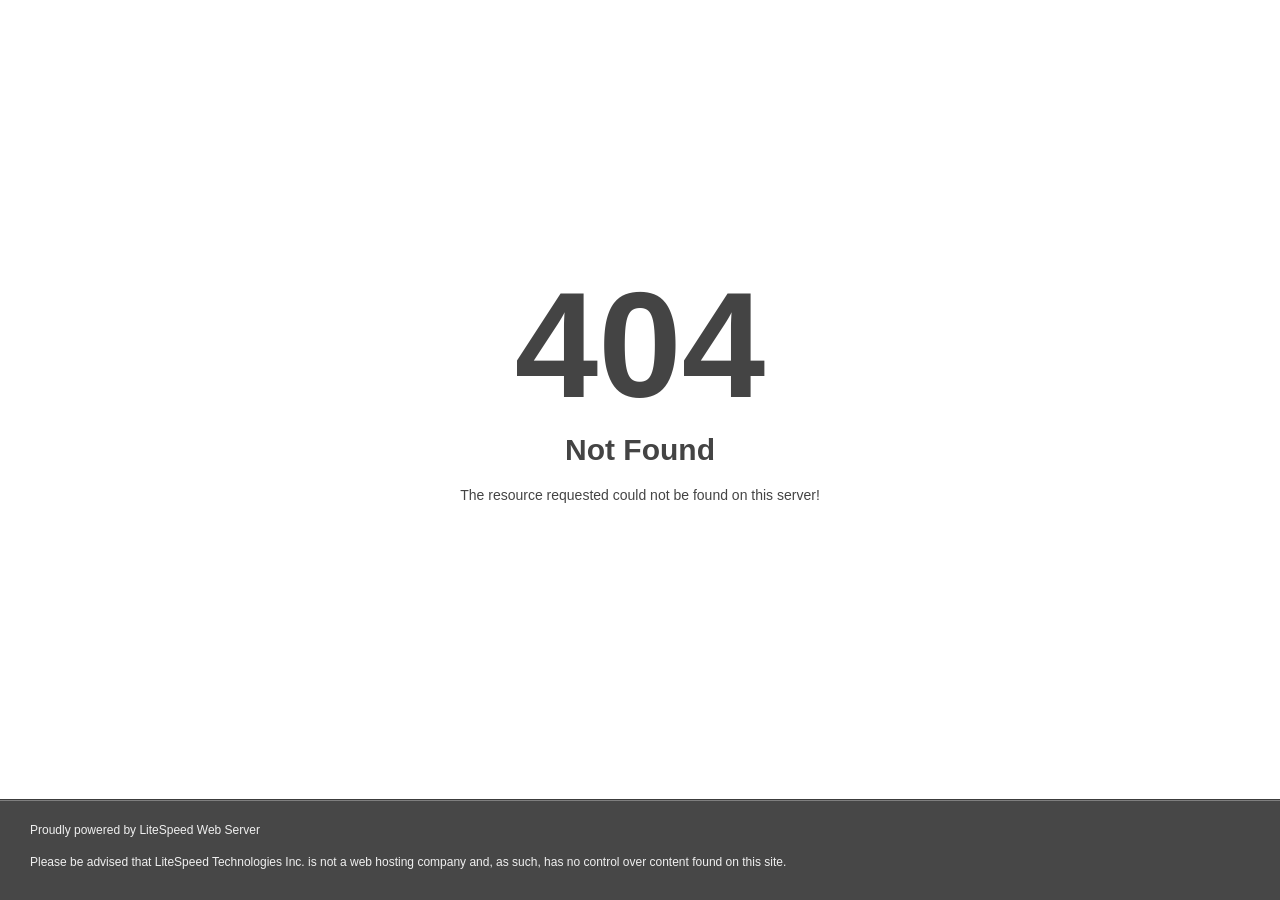
<file: assets/img/bg/video_1.html>
<!DOCTYPE html>
<html style="height:100%">
<head>
<meta name="viewport" content="width=device-width, initial-scale=1, shrink-to-fit=no" />
<title> 404 Not Found
</title><style>@media (prefers-color-scheme:dark){body{background-color:#000!important}}</style></head>
<body style="color: #444; margin:0;font: normal 14px/20px Arial, Helvetica, sans-serif; height:100%; background-color: #fff;">
<div style="height:auto; min-height:100%; ">     <div style="text-align: center; width:800px; margin-left: -400px; position:absolute; top: 30%; left:50%;">
        <h1 style="margin:0; font-size:150px; line-height:150px; font-weight:bold;">404</h1>
<h2 style="margin-top:20px;font-size: 30px;">Not Found
</h2>
<p>The resource requested could not be found on this server!</p>
</div></div><div style="color:#f0f0f0; font-size:12px;margin:auto;padding:0px 30px 0px 30px;position:relative;clear:both;height:100px;margin-top:-101px;background-color:#474747;border-top: 1px solid rgba(0,0,0,0.15);box-shadow: 0 1px 0 rgba(255, 255, 255, 0.3) inset;">
<br>Proudly powered by LiteSpeed Web Server<p>Please be advised that LiteSpeed Technologies Inc. is not a web hosting company and, as such, has no control over content found on this site.</p></div></body></html>
</file>
<file: assets/css/style.css>
@use "sass:math";:root{--theme-color: #8CC63F;--theme-color2: #2946B8;--title-color: #00151D;--body-color: #788094;--smoke-color: #F5F7FA;--smoke-color2: #F5F7EB;--black-color: #000000;--black-color2: #080E1C;--gray-color: #bdbdbd;--white-color: #ffffff;--light-color: #bdbdbd;--yellow-color: #FFB539;--success-color: #28a745;--error-color: #dc3545;--th-border-color: #D8DDE1;--title-font: 'Archivo', sans-serif;--body-font: 'DM Sans', sans-serif;--style-font: 'Lobster', cursive;--icon-font: "Font Awesome 6 Pro";--main-container: 1220px;--container-gutters: 24px;--section-space: 120px;--section-space-mobile: 80px;--section-title-space: 60px;--ripple-ani-duration: 5s}html,body{scroll-behavior:auto !important}body{font-family:var(--body-font);font-size:16px;font-weight:400;color:var(--body-color);line-height:26px;overflow-x:hidden;-webkit-font-smoothing:antialiased}iframe{border:none;width:100%}.slick-slide:focus,button:focus,a:focus,a:active,a.nice-select.open,input,input:hover,input:focus,input:active,input.nice-select.open,textarea,textarea:hover,textarea:focus,textarea:active,textarea.nice-select.open{outline:none}input:focus{outline:none;box-shadow:none}img:not([draggable]),embed,object,video{max-width:100%;height:auto}ul{list-style-type:disc}ol{list-style-type:decimal}table{margin:0 0 1.5em;width:100%;border-collapse:collapse;border-spacing:0;border:1px solid var(--th-border-color)}th{font-weight:700;color:var(--title-color)}td,th{border:1px solid var(--th-border-color);padding:9px 12px}a{color:var(--theme-color);text-decoration:none;outline:0;-webkit-transition:all ease 0.4s;transition:all ease 0.4s}a:hover{color:var(--title-color)}a:active,a.nice-select.open,a:focus,a:hover,a:visited{text-decoration:none;outline:0}button{-webkit-transition:all ease 0.4s;transition:all ease 0.4s}img{border:none;max-width:100%}ins{text-decoration:none}pre{font-family:var(--body-font);background:#f5f5f5;color:#666;font-size:14px;margin:20px 0;overflow:auto;padding:20px;white-space:pre-wrap;word-wrap:break-word}span.ajax-loader:empty,p:empty{display:none}p{font-family:var(--body-font);margin:0 0 18px 0;color:var(--body-color);line-height:1.75}h1 a,h2 a,h3 a,h4 a,h5 a,h6 a,p a,span a{font-size:inherit;font-family:inherit;font-weight:inherit;line-height:inherit}.h1,h1,.h2,h2,.h3,h3,.h4,h4,.h5,h5,.h6,h6{font-family:var(--title-font);color:var(--title-color);text-transform:none;font-weight:700;line-height:1.4;margin:0 0 15px 0}.h1,h1{font-size:84px;line-height:1.18}.h2,h2{font-size:44px;line-height:1.227}.h3,h3{font-size:36px;line-height:1.278}.h4,h4{font-size:30px;line-height:1.333}.h5,h5{font-size:24px;line-height:1.417}.h6,h6{font-size:20px;line-height:1.5}@media (max-width: 1199px){.h1,h1{font-size:44px;line-height:1.3}.h2,h2{font-size:36px;line-height:1.3}.h3,h3{font-size:30px}.h4,h4{font-size:24px}.h5,h5{font-size:20px}.h6,h6{font-size:16px}}@media (max-width: 767px){.h1,h1{font-size:40px}.h2,h2{font-size:34px;line-height:1.3}.h3,h3{font-size:26px}.h4,h4{font-size:22px}.h5,h5{font-size:18px}.h6,h6{font-size:16px}}@media (max-width: 575px){.h1,h1{font-size:34px;line-height:1.35}.h2,h2{font-size:28px}}@media (max-width: 375px){.h1,h1{font-size:32px}}@media (max-width: 1399px){:root{--main-container: 1250px}}@media (min-width: 1560px){.th-container2{width:100%;max-width:1560px;margin-left:auto;margin-right:0;padding-left:0;padding-right:0}.th-container2 .container{--main-container: 1220px}.th-container3{width:100%;max-width:1560px;margin-left:0;margin-right:auto;padding-left:0;padding-right:0}.th-container3 .container{--main-container: 1220px}}@media (min-width: 1922px){.th-container3,.th-container2{margin-right:auto}}@media only screen and (min-width: 1300px){.container-xxl,.container-xl,.container-lg,.container-md,.container-sm,.container{max-width:calc(var(--main-container) + var(--container-gutters));padding-left:calc(var(--container-gutters) / 2);padding-right:calc(var(--container-gutters) / 2)}.container-xxl.px-0,.container-xl.px-0,.container-lg.px-0,.container-md.px-0,.container-sm.px-0,.container.px-0{max-width:var(--main-container)}}@media only screen and (min-width: 1300px){.th-container{--main-container: 1800px}}@media only screen and (max-width: 1600px){.container-fluid.px-0{padding-left:15px !important;padding-right:15px !important}.container-fluid.px-0 .row{margin-left:0 !important;margin-right:0 !important}}.container-gallery{max-width:1840px}.slick-track>[class*=col]{-webkit-flex-shrink:0;-ms-flex-negative:0;flex-shrink:0;width:100%;max-width:100%;padding-right:calc(var(--bs-gutter-x)/ 2);padding-left:calc(var(--bs-gutter-x)/ 2);margin-top:var(--bs-gutter-y)}@media (min-width: 1300px){.row{--bs-gutter-x: 24px}}.gy-30{--bs-gutter-y: 30px}.g-0{--bs-gutter-y: 0;--bs-gutter-x: 0}.gx-0{--bs-gutter-x: 0}.gy-40{--bs-gutter-y: 40px}.gy-50{--bs-gutter-y: 50px}.gx-10{--bs-gutter-x: 10px}.gy-10{--bs-gutter-y: 10px}@media (min-width: 1299px){.gx-60{--bs-gutter-x: 60px}}@media (min-width: 1399px){.gx-30{--bs-gutter-x: 30px}.gx-25{--bs-gutter-x: 25px}.gx-40{--bs-gutter-x: 40px}}@media (max-width: 991px){.gy-50{--bs-gutter-y: 40px}}select,.form-control,.form-select,textarea,input{height:56px;padding:0 25px 0 25px;padding-right:45px;border:1px solid transparent;color:var(--body-color);background-color:var(--smoke-color);border-radius:30px;font-size:16px;width:100%;font-family:var(--body-font);-webkit-transition:0.4s ease-in-out;transition:0.4s ease-in-out}select:focus,.form-control:focus,.form-select:focus,textarea:focus,input:focus{outline:0;box-shadow:none;border-color:var(--theme-color);background-color:var(--smoke-color)}select::-moz-placeholder,.form-control::-moz-placeholder,.form-select::-moz-placeholder,textarea::-moz-placeholder,input::-moz-placeholder{color:var(--body-color)}select::-webkit-input-placeholder,.form-control::-webkit-input-placeholder,.form-select::-webkit-input-placeholder,textarea::-webkit-input-placeholder,input::-webkit-input-placeholder{color:var(--body-color)}select:-ms-input-placeholder,.form-control:-ms-input-placeholder,.form-select:-ms-input-placeholder,textarea:-ms-input-placeholder,input:-ms-input-placeholder{color:var(--body-color)}select::-webkit-input-placeholder, .form-control::-webkit-input-placeholder, .form-select::-webkit-input-placeholder, textarea::-webkit-input-placeholder, input::-webkit-input-placeholder{color:var(--body-color)}select::-moz-placeholder, .form-control::-moz-placeholder, .form-select::-moz-placeholder, textarea::-moz-placeholder, input::-moz-placeholder{color:var(--body-color)}select:-ms-input-placeholder, .form-control:-ms-input-placeholder, .form-select:-ms-input-placeholder, textarea:-ms-input-placeholder, input:-ms-input-placeholder{color:var(--body-color)}select::-ms-input-placeholder, .form-control::-ms-input-placeholder, .form-select::-ms-input-placeholder, textarea::-ms-input-placeholder, input::-ms-input-placeholder{color:var(--body-color)}select::placeholder,.form-control::placeholder,.form-select::placeholder,textarea::placeholder,input::placeholder{color:var(--body-color)}.form-select,select{display:block;width:100%;line-height:1.5;vertical-align:middle;background-image:url("data:image/svg+xml;charset=utf-8,%3Csvg xmlns='http://www.w3.org/2000/svg' viewBox='0 0 16 16'%3E%3Cpath fill='none' stroke='%23343a40' stroke-linecap='round' stroke-linejoin='round' stroke-width='2' d='M2 5l6 6 6-6'/%3E%3C/svg%3E");background-position:right 26px center;background-repeat:no-repeat;background-size:16px 12px;-webkit-appearance:none;-moz-appearance:none;appearance:none;cursor:pointer}.form-select.style2,select.style2{background-image:url("data:image/svg+xml,%3Csvg width='11' height='6' viewBox='0 0 11 6' fill='none' xmlns='http://www.w3.org/2000/svg'%3E%3Cpath d='M9.87109 1.71094L5.71484 5.62109C5.56901 5.7487 5.41406 5.8125 5.25 5.8125C5.08594 5.8125 4.9401 5.7487 4.8125 5.62109L0.65625 1.71094C0.382812 1.40104 0.373698 1.09115 0.628906 0.78125C0.920573 0.507812 1.23047 0.498698 1.55859 0.753906L5.25 4.25391L8.96875 0.753906C9.27865 0.498698 9.57943 0.498698 9.87109 0.753906C10.1263 1.08203 10.1263 1.40104 9.87109 1.71094Z' fill='%238B929C'/%3E%3C/svg%3E")}textarea.form-control,textarea{min-height:154px;padding-top:16px;padding-bottom:17px}textarea.form-control.style2,textarea.style2{min-height:100px}.form-group{margin-bottom:var(--bs-gutter-x);position:relative}.form-group>i{display:inline-block;position:absolute;right:25px;top:19px;font-size:16px;color:var(--body-color)}.form-group>i.fa-envelope{padding-top:1px}.form-group>i.fa-comment{margin-top:-2px}.form-group>i.fa-chevron-down{width:17px;background-color:var(--smoke-color2)}.form-group.has-label>i{top:50px}[class*="col-"].form-group>i{right:calc((var(--bs-gutter-x) / 2) + 25px)}.form-rounded-10 .form-control,.form-rounded-10 .form-select{border-radius:10px !important}.form-rounded-10 .th-btn{border-radius:10px}option:checked,option:focus,option:hover{background-color:var(--theme-color);color:var(--white-color)}input::-webkit-outer-spin-button,input::-webkit-inner-spin-button{-webkit-appearance:none;margin:0}input[type="number"]{-moz-appearance:textfield}input[type="checkbox"]{visibility:hidden;opacity:0;display:inline-block;vertical-align:middle;width:0;height:0;display:none}input[type="checkbox"]:checked ~ label:before{content:"\f00c";color:var(--white-color);background-color:var(--theme-color);border-color:var(--theme-color)}input[type="checkbox"] ~ label{position:relative;padding-left:30px;cursor:pointer;display:block}input[type="checkbox"] ~ label:before{content:"";font-family:var(--icon-font);font-weight:700;position:absolute;left:0px;top:3.5px;background-color:var(--white-color);border:1px solid var(--th-border-color);height:18px;width:18px;line-height:18px;text-align:center;font-size:12px}input[type="checkbox"].style2 ~ label{color:#8B929C;padding-left:23px;margin-bottom:-0.5em}input[type="checkbox"].style2 ~ label:before{background-color:rgba(255,255,255,0.1);border:1px solid #8B929C;height:14px;width:14px;line-height:14px;border-radius:3px;top:6px}input[type="checkbox"].style2:checked ~ label:before{color:var(--theme-color)}input[type="radio"]{visibility:hidden;opacity:0;display:inline-block;vertical-align:middle;width:0;height:0;display:none}input[type="radio"] ~ label{position:relative;padding-left:30px;cursor:pointer;line-height:1;display:inline-block;font-weight:600;margin-bottom:0}input[type="radio"] ~ label::before{content:"\f111";position:absolute;font-family:var(--icon-font);left:0;top:-2px;width:20px;height:20px;padding-left:0;font-size:0.6em;line-height:19px;text-align:center;border:1px solid var(--theme-color);border-radius:100%;font-weight:700;background:var(--white-color);color:transparent;-webkit-transition:all 0.2s ease;transition:all 0.2s ease}input[type="radio"]:checked ~ label::before{border-color:var(--theme-color);background-color:var(--theme-color);color:var(--white-color)}label{margin-bottom:0.5em;margin-top:-0.3em;display:block;color:var(--title-color);font-family:var(--body-font);font-size:16px}textarea.is-invalid,select.is-invalid,input.is-invalid,.was-validated input:invalid{border:1px solid var(--error-color) !important;background-position:right calc(0.375em + 0.8875rem) center;background-image:none}textarea.is-invalid:focus,select.is-invalid:focus,input.is-invalid:focus,.was-validated input:invalid:focus{outline:0;box-shadow:none}textarea.is-invalid{background-position:top calc(0.375em + 0.5875rem) right calc(0.375em + 0.8875rem)}.row.no-gutters>.form-group{margin-bottom:0}.form-messages{display:none}.form-messages.mb-0 *{margin-bottom:0}.form-messages.success{color:var(--success-color);display:block}.form-messages.error{color:var(--error-color);display:block}.form-messages pre{padding:0;background-color:transparent;color:inherit}:root{--input-height: 56px}.nice-select{-webkit-tap-highlight-color:rgba(0,0,0,0);background-image:none;box-sizing:border-box;clear:both;cursor:pointer;position:relative;line-height:calc(var(--input-height) - 2px);-webkit-transition:all 0.4s ease-in-out;transition:all 0.4s ease-in-out;-webkit-user-select:none;-moz-user-select:none;-ms-user-select:none;user-select:none;white-space:nowrap}.nice-select:after{content:'';font-family:var(--icon-font);font-weight:700;font-size:16px;pointer-events:none;border-bottom:1px solid var(--theme-color);border-right:1px solid var(--theme-color);position:absolute;right:20px;line-height:calc(var(--input-height) - 2px);top:21px;height:8px;width:8px;-webkit-transition:all 0.2s ease-in-out;transition:all 0.2s ease-in-out;-webkit-transform:rotate(45deg);-ms-transform:rotate(45deg);transform:rotate(45deg)}.nice-select.open:after{-webkit-transform:rotate(-135deg);-ms-transform:rotate(-135deg);transform:rotate(-135deg)}.nice-select.open .list{opacity:1;border-radius:0;pointer-events:auto;-webkit-transform:scale(1) translateY(0);-ms-transform:scale(1) translateY(0);transform:scale(1) translateY(0);border-bottom:1px solid var(--theme-color)}.nice-select.disabled{border-color:#ededed;color:#999;pointer-events:none}.nice-select.disabled:after{border-color:#ccc}.nice-select.wide{width:100%}.nice-select.wide .list{left:0 !important;right:0 !important}.nice-select.right{float:right}.nice-select.right .list{left:auto;right:0}.nice-select.small{font-size:12px;height:36px;line-height:34px}.nice-select.small:after{height:4px;width:4px}.nice-select.small .option{line-height:34px;min-height:34px}.nice-select .list{width:100%;background-color:#fff;border-radius:5px;box-shadow:0 0 0 1px rgba(68,68,68,0.11);box-sizing:border-box;margin-top:4px;opacity:0;overflow:hidden;padding:0;pointer-events:none;position:absolute;top:100%;left:0;-webkit-transform-origin:50% 0;-ms-transform-origin:50% 0;transform-origin:50% 0;-webkit-transform:scale(0.75) translateY(-28px);-ms-transform:scale(0.75) translateY(-28px);transform:scale(0.75) translateY(-28px);-webkit-transition:all 0.2s cubic-bezier(0.5, 0, 0, 1.25),opacity 0.15s ease-out;transition:all 0.2s cubic-bezier(0.5, 0, 0, 1.25),opacity 0.15s ease-out;z-index:9}.nice-select .list:hover .option:not(:hover){background-color:transparent !important}.nice-select .option{cursor:pointer;font-weight:400;line-height:40px;list-style:none;min-height:40px;outline:none;padding-left:18px;padding-right:29px;text-align:left;-webkit-transition:all 0.2s;transition:all 0.2s}.nice-select .option:hover,.nice-select .option.focus,.nice-select .option.selected.focus{background-color:var(--smoke-color)}.nice-select .option.selected{font-weight:bold}.nice-select .option.disabled{background-color:transparent;color:#999;cursor:default}.no-csspointerevents .nice-select .list{display:none}.no-csspointerevents .nice-select.open .list{display:block}.swiper-wrapper.row{-webkit-flex-wrap:nowrap;-ms-flex-wrap:nowrap;flex-wrap:nowrap}.th-slider.has-shadow{padding-left:12px;padding-right:12px;margin:-25px -12px}.th-slider.has-shadow .swiper-wrapper{padding:25px 0}.swiper-fade .swiper-slide{-webkit-transition:0.6s ease-in-out;transition:0.6s ease-in-out}.swiper-fade .swiper-slide-prev{opacity:0}.swiper-pagination-bullets{position:relative;z-index:3;text-align:center;margin:50px 0 -7px 0;line-height:10px;height:10px}.swiper-pagination-bullets .swiper-pagination-bullet{display:inline-block;--swiper-pagination-bullet-size: 10px;--swiper-pagination-bullet-horizontal-gap: 8px;margin:5px 7px;opacity:1;background-color:var(--theme-color);position:relative;cursor:pointer}.swiper-pagination-bullets .swiper-pagination-bullet:before{content:'';position:absolute;inset:-5px;border:1px solid var(--theme-color);-webkit-transform:scale(0.2);-ms-transform:scale(0.2);transform:scale(0.2);border-radius:inherit;-webkit-transition:0.4s ease-in-out;transition:0.4s ease-in-out}.swiper-pagination-bullets .swiper-pagination-bullet.swiper-pagination-bullet-active{background-color:var(--theme-color)}.swiper-pagination-bullets .swiper-pagination-bullet.swiper-pagination-bullet-active:before{-webkit-transform:scale(1);-ms-transform:scale(1);transform:scale(1)}.slider-area{position:relative}.slider-arrow{display:inline-block;padding:0;background-color:var(--theme-color);color:var(--white-color);position:absolute;top:50%;border:none;left:var(--pos-x, -120px);width:var(--icon-size, 56px);height:var(--icon-size, 56px);line-height:var(--icon-size, 56px);font-size:var(--icon-font-size, 18px);margin-top:calc(var(--icon-size, 56px) / -2);z-index:3;border-radius:10px}.slider-arrow.default{position:relative;--pos-x: 0;margin-top:0}.slider-arrow.slider-next{right:var(--pos-x, -120px);left:auto}.slider-arrow:hover{background-color:var(--theme-color2);color:var(--white-color)}.arrow-margin .slider-arrow{top:calc(50% - 30px)}.arrow-wrap{position:relative}.arrow-wrap .slider-arrow{opacity:0;visibility:hidden;-webkit-transform:scale(0.4);-ms-transform:scale(0.4);transform:scale(0.4)}@media (max-width: 1299px){.arrow-wrap .slider-arrow{display:none}}.arrow-wrap:hover .slider-arrow{opacity:1;visibility:visible;-webkit-transform:scale(1);-ms-transform:scale(1);transform:scale(1)}@media (max-width: 1500px){.slider-arrow{--arrow-horizontal: -20px;--pos-x: -70px}}@media (max-width: 1399px){.slider-arrow{--arrow-horizontal: 40px;--pos-x: -17px}}.icon-box .slider-arrow:not(:last-child){margin-right:8px}@media (max-width: 991px){.slider-arrow{--icon-size: 40px;line-height:38px;margin-right:40px;font-size:14px}.slider-arrow.slider-next{margin-right:0;margin-left:40px}.slick-dots{margin:40px 0 0 0}.icon-box .slider-arrow{margin-right:0}}.slick-3d-active{margin-left:-12%;margin-right:-12%}.slick-3d-active .slick-list{padding-left:30% !important;padding-right:30% !important}.slick-3d-active .slick-track{max-width:100% !important;-webkit-transform:translate3d(0, 0, 0) !important;transform:translate3d(0, 0, 0) !important;-webkit-perspective:100px;perspective:100px}.slick-3d-active .slick-slide{position:absolute;top:0;left:0;right:0;bottom:0;margin:auto;opacity:0;width:100% !important;-webkit-transform:translate3d(0, 0, 0);transform:translate3d(0, 0, 0);-webkit-transition:opacity 1s, -webkit-transform 1s;transition:opacity 1s, -webkit-transform 1s;transition:transform 1s, opacity 1s;transition:transform 1s, opacity 1s, -webkit-transform 1s}.slick-3d-active .slick-3d-next,.slick-3d-active .slick-3d-prev,.slick-3d-active .slick-3d-next2,.slick-3d-active .slick-3d-prev2{display:block}.slick-3d-active .slick-current{opacity:1;position:relative;display:block;z-index:2}.slick-3d-active .slick-3d-next{opacity:1;-webkit-transform:translate3d(50%, 0, -21px);transform:translate3d(50%, 0, -21px);z-index:1;-webkit-perspective:1000px;perspective:1000px}.slick-3d-active .slick-3d-next2{opacity:1;-webkit-transform:translate3d(40%, 0, -23px);transform:translate3d(40%, 0, -23px);z-index:0;-webkit-perspective:1000px;perspective:1000px}.slick-3d-active .slick-3d-prev{opacity:1;-webkit-transform:translate3d(-50%, 0, -21px);transform:translate3d(-50%, 0, -21px)}.slick-3d-active .slick-3d-prev .testi-card{box-shadow:none}.slick-3d-active .slick-3d-prev2{opacity:1;-webkit-transform:translate3d(-40%, 0, -23px);transform:translate3d(-40%, 0, -23px)}.th-menu-wrapper{position:fixed;top:0;left:0;bottom:0;background-color:rgba(0,0,0,0.6);z-index:999999;width:0;width:100%;height:100%;-webkit-transition:all ease 0.8s;transition:all ease 0.8s;opacity:0;visibility:hidden}.th-menu-wrapper .mobile-logo{padding-bottom:30px;padding-top:40px;display:block;text-align:center;background-color:var(--smoke-color2)}.th-menu-wrapper .mobile-logo svg{max-width:185px}.th-menu-wrapper .th-menu-toggle{border:none;font-size:22px;position:absolute;right:-16.5px;top:25px;padding:0;line-height:1;width:33px;height:33px;line-height:35px;font-size:18px;z-index:1;color:var(--white-color);background-color:var(--theme-color);border-radius:50%}.th-menu-wrapper .th-menu-toggle:hover{background-color:var(--title-color);color:var(--white-color)}.th-menu-wrapper .th-menu-area{width:100%;max-width:310px;background-color:#fff;border-right:3px solid var(--theme-color);height:100%;position:relative;left:-110%;opacity:0;visibility:hidden;-webkit-transition:all ease 1s;transition:all ease 1s;z-index:1}.th-menu-wrapper.th-body-visible{opacity:1;visibility:visible}.th-menu-wrapper.th-body-visible .th-menu-area{left:0;opacity:1;visibility:visible}.th-mobile-menu{overflow-y:scroll;max-height:calc(100vh - 200px);padding-bottom:40px;margin-top:33px;text-align:left}.th-mobile-menu ul{margin:0;padding:0 0}.th-mobile-menu ul li{border-bottom:1px solid #fdedf1;list-style-type:none}.th-mobile-menu ul li li:first-child{border-top:1px solid #fdedf1}.th-mobile-menu ul li a{display:block;position:relative;padding:12px 0;line-height:1.4;font-size:16px;text-transform:capitalize;color:var(--title-color);padding-left:18px}.th-mobile-menu ul li a:before{content:'\f105';font-family:var(--icon-font);position:absolute;left:0;top:12px;margin-right:10px;display:inline-block}.th-mobile-menu ul li.th-active>a{color:var(--theme-color)}.th-mobile-menu ul li.th-active>a:before{-webkit-transform:rotate(90deg);-ms-transform:rotate(90deg);transform:rotate(90deg)}.th-mobile-menu ul li ul li{padding-left:20px}.th-mobile-menu ul li ul li:last-child{border-bottom:none}.th-mobile-menu ul .menu-item-has-children>a .th-mean-expand{position:absolute;right:0;top:50%;font-weight:400;font-size:12px;width:25px;height:25px;line-height:25px;margin-top:-12.5px;display:inline-block;text-align:center;background-color:var(--smoke-color);color:var(--title-color);box-shadow:0 0 20px -8px rgba(173,136,88,0.5);border-radius:50%}.th-mobile-menu ul .menu-item-has-children>a .th-mean-expand:before{content:'\f067';font-family:var(--icon-font)}.th-mobile-menu ul .menu-item-has-children>a:after{content:"\f067";font-family:var(--icon-font);width:22px;height:22px;line-height:22px;display:inline-block;text-align:center;font-size:12px;border-radius:50px;background-color:var(--smoke-color);float:right;margin-top:1px}.th-mobile-menu ul .menu-item-has-children.th-active>a .th-mean-expand:before{content:'\f068'}.th-mobile-menu ul .menu-item-has-children.th-active>a:after{content:"\f068"}.th-mobile-menu>ul{padding:0 40px}.th-mobile-menu>ul>li:last-child{border-bottom:none}.th-menu-toggle{width:56px;height:56px;padding:0;font-size:20px;border:none;background-color:var(--theme-color);color:var(--white-color);display:inline-block;border-radius:5px}.th-menu-toggle:hover{background-color:var(--title-color)}.th-menu-toggle.style-text,.th-menu-toggle.style-text-white{width:auto;height:auto;background-color:transparent;color:var(--title-color);font-size:20px}.th-menu-toggle.style-text i,.th-menu-toggle.style-text-white i{margin-right:10px}.th-menu-toggle.style-text-white{color:var(--white-color)}@media (max-width: 400px){.th-menu-wrapper .th-menu-area{width:100%;max-width:270px}.th-mobile-menu>ul{padding:0 20px}}.preloader{position:fixed;inset:0;z-index:999;background-color:var(--title-color)}.preloader .th-btn{padding:15px 20px;border-radius:0;font-size:14px}.preloader-inner{text-align:center;position:absolute;left:50%;top:50%;-webkit-transform:translate(-50%, -50%);-ms-transform:translate(-50%, -50%);transform:translate(-50%, -50%);text-align:center;line-height:1}.preloader-inner img{display:block;margin:0 auto 0 auto}.loader{width:15rem;height:15rem;position:relative}.loader img{position:absolute;top:50%;left:50%;-webkit-transform:translate(-50%, -50%);-ms-transform:translate(-50%, -50%);transform:translate(-50%, -50%);text-align:center}.loader-title{position:absolute;top:50%;left:50%;-webkit-transform:translate(-50%, -50%);-ms-transform:translate(-50%, -50%);transform:translate(-50%, -50%);color:var(--white-color)}.rot{width:15rem;height:15rem;position:absolute;border-right:0.3rem solid var(--white-color);border-radius:50%;-webkit-animation:rot 2s linear infinite;animation:rot 2s linear infinite}@-webkit-keyframes rot{0%{-webkit-transform:rotate(0deg);transform:rotate(0deg)}100%{-webkit-transform:rotate(360deg);transform:rotate(360deg)}}@keyframes rot{0%{-webkit-transform:rotate(0deg);transform:rotate(0deg)}100%{-webkit-transform:rotate(360deg);transform:rotate(360deg)}}.th-btn{position:relative;z-index:2;overflow:hidden;vertical-align:middle;display:inline-block;border:none;text-transform:uppercase;text-align:center;background-color:var(--theme-color);color:var(--white-color);font-family:var(--body-font);font-size:14px;font-weight:600;line-height:1;padding:21px 30px;border-radius:30px;-webkit-transition:all linear .5s;transition:all linear .5s}.th-btn:after{position:absolute;content:"";width:25px;height:140px;background:rgba(10,38,120,0.141);top:-40px;left:-75px;-webkit-transform:rotate(30deg);-ms-transform:rotate(30deg);transform:rotate(30deg);-webkit-transition:all linear .5s;transition:all linear .5s}.th-btn i{font-size:0.95em}.th-btn:hover{background:var(--title-color);color:var(--white-color)}.th-btn:hover:after{left:120%}.th-btn.style2:hover{background-color:var(--white-color);color:var(--title-color)}.th-btn.style3{background-color:var(--theme-color2)}.th-btn.style3:hover{background-color:var(--theme-color)}.th-btn.style4{background-color:var(--white-color);color:var(--title-color)}.th-btn.style4:hover{background-color:var(--title-color);color:var(--white-color)}.th-btn.style5{background-color:transparent;border:1px solid var(--white-color);color:var(--white-color)}.th-btn.style5:hover{background-color:var(--white-color);color:var(--title-color)}.th-btn.style6{background-color:var(--title-color)}.th-btn.style6:hover{color:var(--theme-color)}.th-btn.style6:hover:before,.th-btn.style6:hover:after{background-color:var(--white-color)}.th-btn.border{background-color:transparent;border:1px solid var(--th-border-color);padding:16px 40px;color:var(--title-color)}.th-btn.border:hover{background-color:var(--theme-color);color:var(--white-color)}.th-btn.btn-fw{width:100%}.th-btn.btn-sm{padding:16px 25px;min-width:152px}.th-btn.th-radius{border-radius:0}.icon-btn{display:inline-block;width:var(--btn-size, 56px);height:var(--btn-size, 56px);line-height:var(--btn-size, 54px);font-size:var(--btn-font-size, 20px);background-color:transparent;color:var(--white-color);text-align:center;border-radius:0;border:1px solid var(--white-color);-webkit-transition:0.4s ease-in-out;transition:0.4s ease-in-out;position:relative}.icon-btn:hover{background-color:var(--white-color);color:var(--theme-color);border-color:var(--white-color)}.icon-btn.style2{background-color:var(--theme-color);color:var(--white-color);border:none;border-radius:99px}.icon-btn.style2:hover{background-color:var(--theme-color2)}.play-btn{display:inline-block;position:relative;z-index:1}.play-btn>i{display:inline-block;width:var(--icon-size, 56px);height:var(--icon-size, 56px);line-height:var(--icon-size, 56px);text-align:center;background-color:var(--white-color);color:var(--theme-color);font-size:var(--icon-font-size, 1.4em);border-radius:50%;z-index:1;-webkit-transition:all ease 0.4s;transition:all ease 0.4s}.play-btn:after,.play-btn:before{content:"";position:absolute;left:0;top:0;right:0;bottom:0;background-color:var(--white-color);z-index:-1;border-radius:50%;-webkit-transition:all ease 0.4s;transition:all ease 0.4s}.play-btn:after{-webkit-animation-delay:2s;animation-delay:2s}.play-btn:hover:after,.play-btn:hover::before,.play-btn:hover i{background-color:var(--theme-color);color:var(--white-color)}.play-btn.style2:before,.play-btn.style2:after{background-color:transparent;border:1px solid var(--white-color)}.play-btn.style3>i{--icon-size: 40px;font-size:14px;border:1px solid;background-color:var(--theme-color);color:var(--white-color)}.play-btn.style3:before,.play-btn.style3:after{background-color:var(--white-color)}.play-btn.style3:hover>i{background-color:var(--white-color);color:var(--theme-color)}.play-btn.style3:hover:before,.play-btn.style3:hover:after{background-color:var(--white-color)}.link-btn{font-weight:600;font-size:14px;display:inline-block;line-height:0.8;position:relative;padding-bottom:2px;margin-bottom:-2px;text-transform:uppercase;color:var(--theme-color)}.link-btn i{margin-left:5px;font-size:0.9rem}.link-btn:before{content:"";position:absolute;left:0;bottom:0;width:0;height:2px;background-color:var(--theme-color);-webkit-transition:all ease 0.4s;transition:all ease 0.4s}.link-btn:hover{color:var(--theme-color)}.link-btn:hover::before{width:100%}.line-btn{font-size:14px;font-weight:600;display:inline-block;line-height:0.8;position:relative;padding-bottom:4px;margin-bottom:-1px;text-transform:uppercase;color:var(--title-color)}.line-btn i{margin-left:5px;font-size:0.9rem}.line-btn:before{content:"";position:absolute;left:0;bottom:0;width:100%;height:1px;background-color:var(--title-color);-webkit-transition:all ease 0.4s;transition:all ease 0.4s}.line-btn:hover{color:var(--theme-color)}.line-btn:hover::before{background-color:var(--theme-color);width:45px}.scroll-top{position:fixed;right:30px;bottom:30px;height:50px;width:50px;cursor:pointer;display:block;border-radius:50px;z-index:10000;opacity:1;visibility:hidden;-webkit-transform:translateY(45px);-ms-transform:translateY(45px);transform:translateY(45px);-webkit-transition:all 300ms linear;transition:all 300ms linear}.scroll-top:after{content:"\f062";font-family:var(--icon-font);position:absolute;text-align:center;line-height:50px;font-size:20px;color:var(--theme-color);left:0;top:0;height:50px;width:50px;cursor:pointer;display:block;z-index:1;border:2px solid var(--theme-color);box-shadow:none;border-radius:50%}.scroll-top svg{color:var(--theme-color);border-radius:50%;background:var(--white-color)}.scroll-top svg path{fill:none}.scroll-top .progress-circle path{stroke:var(--theme-color);stroke-width:20px;box-sizing:border-box;-webkit-transition:all 400ms linear;transition:all 400ms linear}.scroll-top.show{opacity:1;visibility:visible;-webkit-transform:translateY(0);-ms-transform:translateY(0);transform:translateY(0)}.sec-title{margin-bottom:calc(var(--section-title-space) - 11px);margin-top:-0.2em;text-transform:capitalize}.sub-title{position:relative;display:block;font-size:18px;font-weight:600;font-family:var(--title-font);letter-spacing:0.08em;color:var(--theme-color);margin-bottom:10px;text-transform:uppercase;line-height:28px;margin-top:-0.34em}.sub-title.style1::before{margin-left:-4.5rem;display:none}@media (max-width: 575px){.sub-title.style1::before{margin-left:-4.5rem}}@media (max-width: 767px){.sub-title.style1:after{display:none}}.sub-title::before,.sub-title:after{content:"";position:absolute;top:50%;height:2px;width:60px}@media (max-width: 575px){.sub-title::before,.sub-title:after{width:50px}}@media (max-width: 450px){.sub-title::before,.sub-title:after{display:none}}.sub-title::before{background-color:var(--theme-color);margin-left:-4.5rem}@media (max-width: 767px){.sub-title::before{background-color:var(--theme-color);margin-left:-4.8rem}}@media (max-width: 767px) and (max-width: 575px){.sub-title::before{margin-left:-4rem}}.sub-title::after{background-color:var(--theme-color);margin-left:0.8rem}.sub-title:has(img){margin-top:0}.sub-title.h4{font-size:30px;font-weight:600;line-height:1;margin-top:-0.14em}.sub-title img{margin:-11px 10px 0 0}.sub-title i{font-size:32px;margin-right:10px}@media (max-width: 991px){.sub-title i{font-size:24px}}.box-title{font-size:24px;line-height:1.417;font-weight:600;margin-top:-0.32em}.box-title a{color:inherit}.box-title a:hover{color:var(--theme-color)}.box-subtitle{margin-bottom:8px}.box-title2{font-size:20px;line-height:1.5;font-weight:700;margin-top:-0.35em}.box-title2 a{color:inherit}.box-title2 a:hover{color:var(--theme-color)}.title-area{margin-bottom:calc(var(--section-title-space) - 11px);position:relative;z-index:2}.title-area .sec-title{margin-bottom:22px}.title-area.mb-0 .sec-title{margin-bottom:-0.24em}.title-area .th-btn{margin-top:20px;margin-bottom:10px}.mb-32{margin-bottom:32px}hr.title-line{margin-top:0;background-color:var(--th-border-color);opacity:1}.sec-btn{text-align:center}.sec-btn,.title-line{margin-bottom:var(--section-title-space)}.shadow-title{font-family:var(--title-font);font-size:74px;font-weight:900;line-height:1;background-image:-webkit-linear-gradient(top, rgba(226,232,250,0.7) 0%, rgba(226,232,250,0) 88.54%);background-image:linear-gradient(180deg, rgba(226,232,250,0.7) 0%, rgba(226,232,250,0) 88.54%);-webkit-background-clip:text;-webkit-text-fill-color:transparent;background-clip:text;text-fill-color:transparent;margin:-0.55em 0 -0.45em -0.25em}.shadow-title.color2{background-image:-webkit-linear-gradient(top, #232C47 0%, rgba(20,29,56,0) 91.15%);background-image:linear-gradient(180deg, #232C47 0%, rgba(20,29,56,0) 91.15%)}.shadow-title.color3{background-image:-webkit-linear-gradient(top, #E0E0E0 0%, rgba(220,214,214,0) 93.75%);background-image:linear-gradient(180deg, #E0E0E0 0%, rgba(220,214,214,0) 93.75%)}.title-area2{padding:50px 100px}.title-area2 .subtitle{color:var(--white-color);text-transform:uppercase;margin-top:-0.4em;margin-bottom:5px;display:block}.title-area2 .title{color:var(--white-color);max-width:430px;margin-bottom:-0.26em}@media (max-width: 1700px){.title-area2{padding:50px 50px}}@media (max-width: 1199px){.sub-title{margin-bottom:20px}.shadow-title{font-size:64px}.title-area,.sec-title{--section-title-space: 60px}.title-area.mb-45,.sec-title.mb-45{margin-bottom:36px}.title-area.mb-50,.sec-title.mb-50{margin-bottom:40px}.sec-btn,.title-line{--section-title-space: 55px}.title-area2 .title{max-width:300px}}@media (max-width: 991px){.shadow-title{font-size:60px}.title-area,.sec-title{--section-title-space: 50px}.title-area.mb-45,.sec-title.mb-45{margin-bottom:35px}.sec-btn,.title-line{--section-title-space: 50px}.sub-title.h4{font-size:22px}}@media (max-width: 767px){.title-area2{text-align:center}.title-area2 .title{max-width:100%}}@media (max-width: 575px){.shadow-title{font-size:52px}}@media (max-width: 375px){.shadow-title{font-size:40px}.title-area2{padding:40px 20px}}.shape-mockup-wrap{z-index:2;position:relative}.shape-mockup{position:absolute;z-index:-1;pointer-events:none}.shape-mockup.z-index-3{z-index:3;pointer-events:none}.shape-mockup.z-index-1{z-index:1;pointer-events:none}.shape-mockup .svg-img{height:110px;width:110px}.z-index-step1{position:relative;z-index:4 !important}.z-index-common{position:relative;z-index:3}.z-index-3{z-index:3}.z-index-n1{z-index:-1}.media-body{-webkit-box-flex:1;-webkit-flex:1;-ms-flex:1;flex:1}.badge{position:absolute;width:-webkit-fit-content;width:-moz-fit-content;width:fit-content;display:inline-block;text-align:center;background-color:var(--theme-color);color:var(--white-color);padding:0.25em 0.45em;font-size:0.7em;border-radius:50%;top:8px;right:8px;font-weight:400;-webkit-transition:0.3s ease-in-out;transition:0.3s ease-in-out}.th-social a{display:inline-block;width:var(--icon-size, 46px);height:var(--icon-size, 46px);line-height:var(--icon-size, 46px);background-color:var(--body-color);color:var(--white-color);font-size:16px;text-align:center;margin-right:5px;border-radius:50%;-webkit-transition:all 0.4s ease;transition:all 0.4s ease}.th-social a:last-child{margin-right:0}.th-social a:hover{background-color:var(--theme-color)}.th-social a:hover i{-webkit-animation:slideTop 0.5s;animation:slideTop 0.5s}.th-social.color-theme a{color:var(--body-color);border-color:var(--theme-color)}.bg-mask{-webkit-mask-size:100% 100%;mask-size:100% 100%;-webkit-mask-repeat:no-repeat;mask-repeat:no-repeat}.box-icon img{-webkit-transition:0.4s ease-in-out;transition:0.4s ease-in-out}.box-text{margin-bottom:-0.5em}.btn-group{display:-webkit-inline-box;display:-webkit-inline-flex;display:-ms-inline-flexbox;display:inline-flex;-webkit-flex-wrap:wrap;-ms-flex-wrap:wrap;flex-wrap:wrap;-webkit-box-align:center;-webkit-align-items:center;-ms-flex-align:center;align-items:center;gap:30px}.btn-group.style2{gap:20px 70px}@media (max-width: 767px){.btn-group.style2{gap:20px 30px}}@media (max-width: 767px){.btn-group{gap:20px}}@media (max-width: 375px){.btn-group{-webkit-box-pack:center;-webkit-justify-content:center;-ms-flex-pack:center;justify-content:center}}.th-bg-img{position:absolute;inset:0}.th-bg-img img{height:100%;width:100%;object-fit:cover}.mfp-zoom-in .mfp-content{opacity:0;-webkit-transition:all 0.4s ease;transition:all 0.4s ease;-webkit-transform:scale(0.5);-ms-transform:scale(0.5);transform:scale(0.5)}.mfp-zoom-in.mfp-bg{opacity:0;-webkit-transition:all 0.4s ease;transition:all 0.4s ease}.mfp-zoom-in.mfp-ready .mfp-content{opacity:1;-webkit-transform:scale(1);-ms-transform:scale(1);transform:scale(1)}.mfp-zoom-in.mfp-ready.mfp-bg{opacity:0.7}.mfp-zoom-in.mfp-removing .mfp-content{-webkit-transform:scale(0.7);-ms-transform:scale(0.7);transform:scale(0.7);opacity:0}.mfp-zoom-in.mfp-removing.mfp-bg{opacity:0}.font-icon{font-family:var(--icon-font)}.font-title{font-family:var(--title-font)}.font-body{font-family:var(--body-font)}.fw-extralight{font-weight:100}.fw-light{font-weight:300}.fw-normal{font-weight:400}.fw-medium{font-weight:500}.fw-semibold{font-weight:600}.fw-bold{font-weight:700}.fw-extrabold{font-weight:800}.fs-md{font-size:18px}.fs-16{font-size:16px !important}.fs-xs{font-size:14px}.bg-theme{background-color:var(--theme-color) !important}.bg-theme2{background-color:var(--theme-color2) !important}.bg-smoke{background-color:var(--smoke-color) !important}.bg-smoke2{background-color:var(--smoke-color2) !important}.bg-white{background-color:var(--white-color) !important}.bg-black{background-color:var(--black-color) !important}.bg-black2{background-color:var(--black-color2) !important}.bg-title{background-color:var(--title-color) !important}.gradient-body{background-image:-webkit-linear-gradient(349.38deg, rgba(249,215,175,0.3) 0%, rgba(214,202,245,0.3) 24.03%, rgba(198,241,255,0.3) 45.73%, rgba(248,242,222,0.3) 69.05%, rgba(212,179,253,0.3) 100.44%);background-image:linear-gradient(100.62deg, rgba(249,215,175,0.3) 0%, rgba(214,202,245,0.3) 24.03%, rgba(198,241,255,0.3) 45.73%, rgba(248,242,222,0.3) 69.05%, rgba(212,179,253,0.3) 100.44%)}.gr-bg1{background-image:-webkit-linear-gradient(10deg, rgba(249,215,175,0.3) 0%, rgba(214,202,245,0.3) 23.81%, rgba(198,241,255,0.3) 45.3%, rgba(248,242,222,0.3) 68.4%, rgba(212,179,253,0.3) 99.5%);background-image:linear-gradient(80deg, rgba(249,215,175,0.3) 0%, rgba(214,202,245,0.3) 23.81%, rgba(198,241,255,0.3) 45.3%, rgba(248,242,222,0.3) 68.4%, rgba(212,179,253,0.3) 99.5%)}.gr-bg2{background-image:-webkit-linear-gradient(349.38deg, rgba(249,215,175,0.3) 0%, rgba(214,202,245,0.3) 24.03%, rgba(198,241,255,0.3) 45.73%, rgba(248,242,222,0.3) 69.05%, rgba(212,179,253,0.3) 100.44%);background-image:linear-gradient(100.62deg, rgba(249,215,175,0.3) 0%, rgba(214,202,245,0.3) 24.03%, rgba(198,241,255,0.3) 45.73%, rgba(248,242,222,0.3) 69.05%, rgba(212,179,253,0.3) 100.44%)}.gr-bg3{background-image:-webkit-linear-gradient(339.41deg, rgba(236,207,254,0.4) 0%, rgba(255,221,221,0.5) 46.79%, rgba(247,255,229,0.7) 100%);background-image:linear-gradient(110.59deg, rgba(236,207,254,0.4) 0%, rgba(255,221,221,0.5) 46.79%, rgba(247,255,229,0.7) 100%);-webkit-backdrop-filter:blur(10px);backdrop-filter:blur(10px)}.gr-bg4{background-image:-webkit-linear-gradient(344.56deg, rgba(255,229,133,0.4) 0%, rgba(189,255,199,0.4) 48.48%, rgba(223,109,223,0.4) 100%);background-image:linear-gradient(105.44deg, rgba(255,229,133,0.4) 0%, rgba(189,255,199,0.4) 48.48%, rgba(223,109,223,0.4) 100%);-webkit-backdrop-filter:blur(15px);backdrop-filter:blur(15px)}.background-image,[data-bg-src]{background-repeat:no-repeat;background-size:cover;background-position:center center}.bg-fluid{background-repeat:no-repeat;background-size:100% 100%;background-position:center center}.bg-auto{background-size:auto auto}.bg-top-center{background-size:auto;background-position:top center}.bg-repeat{background-size:auto;background-repeat:repeat}.bg-bottom-right{background-size:auto;background-position:bottom right}.bg-top-right{background-size:auto;background-position:top right}.bg-top-left{background-size:auto;background-position:top left}.text-theme{color:var(--theme-color) !important}.text-theme2{color:var(--theme-color2) !important}.text-title{color:var(--title-color) !important}.text-body{color:var(--body-color) !important}.text-white{color:var(--white-color) !important}.text-light{color:var(--light-color) !important}.text-yellow{color:var(--yellow-color) !important}.text-success{color:var(--success-color) !important}.text-error{color:var(--error-color) !important}.text-inherit{color:inherit}.text-inherit:hover{color:var(--theme-color)}a.text-theme:hover,.text-reset:hover{text-decoration:underline}.overlay{position:absolute;top:0;left:0;height:100%;width:100%}.position-center{position:absolute;left:50%;top:50%;-webkit-transform:translate(-50%, -50%);-ms-transform:translate(-50%, -50%);transform:translate(-50%, -50%)}[data-overlay]{position:relative;z-index:2}[data-overlay] [class^="col-"],[data-overlay] [class*="col-"]{z-index:1}[data-overlay]:before{content:'';position:absolute;left:0;top:0;right:0;bottom:0;z-index:1}[data-overlay="theme"]:before{background-color:var(--theme-color)}[data-overlay="title"]:before{background-color:var(--title-color)}[data-overlay="smoke"]:before{background-color:var(--smoke-color)}[data-overlay="white"]:before{background-color:var(--white-color)}[data-overlay="black"]:before{background-color:var(--black-color)}[data-overlay="overlay1"]:before{background-color:#080E1C}[data-opacity="1"]:before{opacity:.1}[data-opacity="2"]:before{opacity:.2}[data-opacity="3"]:before{opacity:.3}[data-opacity="4"]:before{opacity:.4}[data-opacity="5"]:before{opacity:.5}[data-opacity="6"]:before{opacity:.6}[data-opacity="7"]:before{opacity:.7}[data-opacity="8"]:before{opacity:.8}[data-opacity="9"]:before{opacity:.9}[data-opacity="10"]:before{opacity:1}.ripple-animation,.play-btn:after,.play-btn:before{-webkit-animation-duration:var(--ripple-ani-duration);animation-duration:var(--ripple-ani-duration);-webkit-animation-timing-function:ease-in-out;animation-timing-function:ease-in-out;-webkit-animation-iteration-count:infinite;animation-iteration-count:infinite;-webkit-animation-name:ripple;animation-name:ripple}@-webkit-keyframes ripple{0%{-webkit-transform:scale(1);transform:scale(1);opacity:0}30%{opacity:0.4}100%{-webkit-transform:scale(1.8);transform:scale(1.8);opacity:0}}@keyframes ripple{0%{-webkit-transform:scale(1);transform:scale(1);opacity:0}30%{opacity:0.4}100%{-webkit-transform:scale(1.8);transform:scale(1.8);opacity:0}}@-webkit-keyframes ripple2{0%{-webkit-transform:scale(1);transform:scale(1);opacity:0}30%{opacity:0.4}100%{-webkit-transform:scale(2.8);transform:scale(2.8);opacity:0}}@keyframes ripple2{0%{-webkit-transform:scale(1);transform:scale(1);opacity:0}30%{opacity:0.4}100%{-webkit-transform:scale(2.8);transform:scale(2.8);opacity:0}}.fancy-animation{-webkit-animation:morph 8s ease-in-out infinite;animation:morph 8s ease-in-out infinite}@-webkit-keyframes morph{0%{border-radius:60% 40% 30% 70% / 60% 30% 70% 40%}50%{border-radius:30% 60% 70% 40% / 50% 60% 30% 60%}100%{border-radius:60% 40% 30% 70% / 60% 30% 70% 40%}}@keyframes morph{0%{border-radius:60% 40% 30% 70% / 60% 30% 70% 40%}50%{border-radius:30% 60% 70% 40% / 50% 60% 30% 60%}100%{border-radius:60% 40% 30% 70% / 60% 30% 70% 40%}}@-webkit-keyframes footerLine{0%{left:40px}50%{left:0}100%{left:40px}}@keyframes footerLine{0%{left:40px}50%{left:0}100%{left:40px}}.movingX{-webkit-animation:movingX 8s linear infinite;animation:movingX 8s linear infinite}@-webkit-keyframes movingX{0%{-webkit-transform:translateX(0);transform:translateX(0)}50%{-webkit-transform:translateX(50px);transform:translateX(50px)}100%{-webkit-transform:translateX(0);transform:translateX(0)}}@keyframes movingX{0%{-webkit-transform:translateX(0);transform:translateX(0)}50%{-webkit-transform:translateX(50px);transform:translateX(50px)}100%{-webkit-transform:translateX(0);transform:translateX(0)}}.movingCar{-webkit-animation:movingCar 25s linear infinite;animation:movingCar 25s linear infinite}@-webkit-keyframes movingCar{0%{-webkit-transform:translateX(0) rotateY(0deg);transform:translateX(0) rotateY(0deg)}50%{-webkit-transform:translateX(calc(100vw*-1 + 108%));transform:translateX(calc(100vw*-1 + 108%))}51%{-webkit-transform:translateX(calc(100vw*-1 + 108%)) rotateY(180deg);transform:translateX(calc(100vw*-1 + 108%)) rotateY(180deg)}100%{-webkit-transform:translateX(0) rotateY(180deg);transform:translateX(0) rotateY(180deg)}}@keyframes movingCar{0%{-webkit-transform:translateX(0) rotateY(0deg);transform:translateX(0) rotateY(0deg)}50%{-webkit-transform:translateX(calc(100vw*-1 + 108%));transform:translateX(calc(100vw*-1 + 108%))}51%{-webkit-transform:translateX(calc(100vw*-1 + 108%)) rotateY(180deg);transform:translateX(calc(100vw*-1 + 108%)) rotateY(180deg)}100%{-webkit-transform:translateX(0) rotateY(180deg);transform:translateX(0) rotateY(180deg)}}.jump{-webkit-animation:jumpAni 7s linear infinite;animation:jumpAni 7s linear infinite}@-webkit-keyframes jumpAni{0%{-webkit-transform:translateY(0);transform:translateY(0)}40%{-webkit-transform:translateY(-30px);transform:translateY(-30px)}100%{-webkit-transform:translateY(0);transform:translateY(0)}}@keyframes jumpAni{0%{-webkit-transform:translateY(0);transform:translateY(0)}40%{-webkit-transform:translateY(-30px);transform:translateY(-30px)}100%{-webkit-transform:translateY(0);transform:translateY(0)}}.jump-reverse{-webkit-animation:jumpReverseAni 7s linear infinite;animation:jumpReverseAni 7s linear infinite}@-webkit-keyframes jumpReverseAni{0%{-webkit-transform:translateY(0);transform:translateY(0)}50%{-webkit-transform:translateY(30px);transform:translateY(30px)}100%{-webkit-transform:translateY(0);transform:translateY(0)}}@keyframes jumpReverseAni{0%{-webkit-transform:translateY(0);transform:translateY(0)}50%{-webkit-transform:translateY(30px);transform:translateY(30px)}100%{-webkit-transform:translateY(0);transform:translateY(0)}}.spin{-webkit-animation:spin 10s linear infinite;animation:spin 10s linear infinite}@-webkit-keyframes spin{0%{-webkit-transform:rotate(0);transform:rotate(0)}100%{-webkit-transform:rotate(360deg);transform:rotate(360deg)}}@keyframes spin{0%{-webkit-transform:rotate(0);transform:rotate(0)}100%{-webkit-transform:rotate(360deg);transform:rotate(360deg)}}.bg-color-ani,.color-animate{-webkit-animation:bgColor 6s linear infinite;animation:bgColor 6s linear infinite}@-webkit-keyframes bgColor{0%{background-color:#F2BA4C}25%{background-color:#81F24C}50%{background-color:#41F27D}75%{background-color:#0500FF}100%{background-color:#F2BA4C}}@keyframes bgColor{0%{background-color:#F2BA4C}25%{background-color:#81F24C}50%{background-color:#41F27D}75%{background-color:#0500FF}100%{background-color:#F2BA4C}}.zoom{-webkit-animation:zoom 15s linear infinite;animation:zoom 15s linear infinite}@-webkit-keyframes zoom{0%{-webkit-transform:scale(1);transform:scale(1)}100%{-webkit-transform:scale(1.2);transform:scale(1.2)}}@-webkit-keyframes moving{0%{-webkit-transform:translate(0px, 0px);transform:translate(0px, 0px)}20%{-webkit-transform:translate(0px, -30px);transform:translate(0px, -30px)}50%{-webkit-transform:translate(-100px, -30px);transform:translate(-100px, -30px)}70%{-webkit-transform:translate(-100px, 0px);transform:translate(-100px, 0px)}100%{-webkit-transform:translate(0px, 0px);transform:translate(0px, 0px)}}@keyframes moving{0%{-webkit-transform:translate(0px, 0px);transform:translate(0px, 0px)}20%{-webkit-transform:translate(0px, -30px);transform:translate(0px, -30px)}50%{-webkit-transform:translate(-100px, -30px);transform:translate(-100px, -30px)}70%{-webkit-transform:translate(-100px, 0px);transform:translate(-100px, 0px)}100%{-webkit-transform:translate(0px, 0px);transform:translate(0px, 0px)}}@-webkit-keyframes fadeLeftRight{0%,100%{-webkit-transform:translateX(0px);transform:translateX(0px)}50%{-webkit-transform:translateX(100px);transform:translateX(100px)}}@keyframes fadeLeftRight{0%,100%{-webkit-transform:translateX(0px);transform:translateX(0px)}50%{-webkit-transform:translateX(100px);transform:translateX(100px)}}@-webkit-keyframes slideTop{49%{-webkit-transform:translateY(100%);transform:translateY(100%)}50%{opacity:0;-webkit-transform:translateY(-100%);transform:translateY(-100%)}51%{opacity:1}}@keyframes slideTop{49%{-webkit-transform:translateY(100%);transform:translateY(100%)}50%{opacity:0;-webkit-transform:translateY(-100%);transform:translateY(-100%)}51%{opacity:1}}@-webkit-keyframes shine{100%{left:125%}}@keyframes shine{100%{left:125%}}@-webkit-keyframes animate-positive{0%{width:0}}@keyframes animate-positive{0%{width:0}}.fadein,.scalein,.slidetopleft,.slidebottomright,.slideinleft,.slideinright,.slideindown,.slideinup,.rollinleft,.rollinright{opacity:0;-webkit-animation-fill-mode:forwards;animation-fill-mode:forwards;-webkit-animation-iteration-count:1;animation-iteration-count:1;-webkit-animation-duration:1.3s;animation-duration:1.3s;-webkit-animation-delay:0.3s;animation-delay:0.3s;-webkit-animation-name:var(--animation-name);animation-name:var(--animation-name)}.swiper-slide-active .fadein{--animation-name: fadein}.swiper-slide-active .scalein{--animation-name: scalein}.swiper-slide-active .slidetopleft{--animation-name: slidetopleft}.swiper-slide-active .slidebottomright{--animation-name: slidebottomright}.swiper-slide-active .slideinleft{--animation-name: slideinleft}.swiper-slide-active .slideinright{--animation-name: slideinright}.swiper-slide-active .slideinup{--animation-name: slideinup}.swiper-slide-active .slideindown{--animation-name: slideindown}.swiper-slide-active .rollinleft{--animation-name: rollinleft}.swiper-slide-active .rollinright{--animation-name: rollinright}@-webkit-keyframes fadein{0%{opacity:0}100%{opacity:1}}@keyframes fadein{0%{opacity:0}100%{opacity:1}}@-webkit-keyframes slideinup{0%{opacity:0;-webkit-transform:translateY(100px);transform:translateY(100px)}100%{opacity:1;-webkit-transform:translateY(0);transform:translateY(0)}}@keyframes slideinup{0%{opacity:0;-webkit-transform:translateY(100px);transform:translateY(100px)}100%{opacity:1;-webkit-transform:translateY(0);transform:translateY(0)}}@-webkit-keyframes slideinright{0%{opacity:0;-webkit-transform:translateX(180px);transform:translateX(180px)}100%{opacity:1;-webkit-transform:translateX(0);transform:translateX(0)}}@keyframes slideinright{0%{opacity:0;-webkit-transform:translateX(180px);transform:translateX(180px)}100%{opacity:1;-webkit-transform:translateX(0);transform:translateX(0)}}@-webkit-keyframes slideindown{0%{opacity:0;-webkit-transform:translateY(-100px);transform:translateY(-100px)}100%{opacity:1;-webkit-transform:translateY(0);transform:translateY(0)}}@keyframes slideindown{0%{opacity:0;-webkit-transform:translateY(-100px);transform:translateY(-100px)}100%{opacity:1;-webkit-transform:translateY(0);transform:translateY(0)}}@-webkit-keyframes slideinleft{0%{opacity:0;-webkit-transform:translateX(-100px);transform:translateX(-100px)}100%{opacity:1;-webkit-transform:translateX(0);transform:translateX(0)}}@keyframes slideinleft{0%{opacity:0;-webkit-transform:translateX(-100px);transform:translateX(-100px)}100%{opacity:1;-webkit-transform:translateX(0);transform:translateX(0)}}@-webkit-keyframes slidebottomright{0%{opacity:0;-webkit-transform:translateX(120px) translateY(120px);transform:translateX(120px) translateY(120px)}100%{opacity:1;-webkit-transform:translateX(0) translateY(0);transform:translateX(0) translateY(0)}}@keyframes slidebottomright{0%{opacity:0;-webkit-transform:translateX(120px) translateY(120px);transform:translateX(120px) translateY(120px)}100%{opacity:1;-webkit-transform:translateX(0) translateY(0);transform:translateX(0) translateY(0)}}@-webkit-keyframes slidetopleft{0%{opacity:0;-webkit-transform:translateX(-100px) translateY(-100px);transform:translateX(-100px) translateY(-100px)}100%{opacity:1;-webkit-transform:translateX(0) translateY(0);transform:translateX(0) translateY(0)}}@keyframes slidetopleft{0%{opacity:0;-webkit-transform:translateX(-100px) translateY(-100px);transform:translateX(-100px) translateY(-100px)}100%{opacity:1;-webkit-transform:translateX(0) translateY(0);transform:translateX(0) translateY(0)}}@-webkit-keyframes fadeInLeft{0%{opacity:0;-webkit-transform:translateX(-20px);-ms-transform:translateX(-20px);transform:translateX(-20px)}100%{opacity:1;-webkit-transform:translateX(0);-ms-transform:translateX(0);transform:translateX(0)}}@keyframes fadeInLeft{0%{opacity:0;-webkit-transform:translateX(-20px);-ms-transform:translateX(-20px);transform:translateX(-20px)}100%{opacity:1;-webkit-transform:translateX(0);-ms-transform:translateX(0);transform:translateX(0)}}.fadeInLeft{-webkit-animation-name:fadeInLeft;animation-name:fadeInLeft}@-webkit-keyframes fadeInRight{0%{opacity:0;-webkit-transform:translateX(20px);-ms-transform:translateX(20px);transform:translateX(20px)}100%{opacity:1;-webkit-transform:translateX(0);-ms-transform:translateX(0);transform:translateX(0)}}@keyframes fadeInRight{0%{opacity:0;-webkit-transform:translateX(20px);-ms-transform:translateX(20px);transform:translateX(20px)}100%{opacity:1;-webkit-transform:translateX(0);-ms-transform:translateX(0);transform:translateX(0)}}.fadeInRight{-webkit-animation-name:fadeInRight;animation-name:fadeInRight}@-webkit-keyframes fadeInUp{0%{opacity:0;-webkit-transform:translateY(20px);-ms-transform:translateY(20px);transform:translateY(20px)}100%{opacity:1;-webkit-transform:translateY(0);-ms-transform:translateY(0);transform:translateY(0)}}@keyframes fadeInUp{0%{opacity:0;-webkit-transform:translateY(20px);-ms-transform:translateY(20px);transform:translateY(20px)}100%{opacity:1;-webkit-transform:translateY(0);-ms-transform:translateY(0);transform:translateY(0)}}.fadeInUp{-webkit-animation-name:fadeInUp;animation-name:fadeInUp}@-webkit-keyframes fadeInDown{0%{opacity:0;-webkit-transform:translateY(-20px);-ms-transform:translateY(-20px);transform:translateY(-20px)}100%{opacity:1;-webkit-transform:translateY(0);-ms-transform:translateY(0);transform:translateY(0)}}@keyframes fadeInDown{0%{opacity:0;-webkit-transform:translateY(-20px);-ms-transform:translateY(-20px);transform:translateY(-20px)}100%{opacity:1;-webkit-transform:translateY(0);-ms-transform:translateY(0);transform:translateY(0)}}.fadeInDown{-webkit-animation-name:fadeInDown;animation-name:fadeInDown}.widget_nav_menu ul,.widget_meta ul,.widget_pages ul,.widget_archive ul,.widget_categories ul,.wp-block-categories ul{list-style:none;padding:0;margin:0 0 0 0}.widget_nav_menu a,.widget_meta a,.widget_pages a,.widget_archive a,.widget_categories a,.wp-block-categories a{display:block;background-color:transparent;margin:0;padding:11px 0 11px 15px;font-size:16px;line-height:1.313;color:var(--body-color);border-radius:0;-webkit-transition:0.4s ease-in-out;transition:0.4s ease-in-out}.widget_nav_menu li,.widget_meta li,.widget_pages li,.widget_archive li,.widget_categories li,.wp-block-categories li{display:block;position:relative}.widget_nav_menu li>span,.widget_nav_menu li>i,.widget_meta li>span,.widget_meta li>i,.widget_pages li>span,.widget_pages li>i,.widget_archive li>span,.widget_archive li>i,.widget_categories li>span,.widget_categories li>i,.wp-block-categories li>span,.wp-block-categories li>i{color:var(--body-color);text-align:center;position:absolute;right:15px;top:14px;-webkit-transition:all ease 0.4s;transition:all ease 0.4s;pointer-events:none;min-width:20px;text-align:right;opacity:0}.widget_nav_menu .menu>li:last-child>a,.widget_nav_menu>ul>li:last-child>a,.widget_meta .menu>li:last-child>a,.widget_meta>ul>li:last-child>a,.widget_pages .menu>li:last-child>a,.widget_pages>ul>li:last-child>a,.widget_archive .menu>li:last-child>a,.widget_archive>ul>li:last-child>a,.widget_categories .menu>li:last-child>a,.widget_categories>ul>li:last-child>a,.wp-block-categories .menu>li:last-child>a,.wp-block-categories>ul>li:last-child>a{border-bottom:none}.widget_nav_menu a:hover,.widget_meta a:hover,.widget_pages a:hover,.widget_archive a:hover,.widget_categories a:hover,.wp-block-categories a:hover{padding:11px 15px 11px 15px;background-color:var(--white-color);color:var(--title-color)}.widget_nav_menu a:hover ~ span,.widget_meta a:hover ~ span,.widget_pages a:hover ~ span,.widget_archive a:hover ~ span,.widget_categories a:hover ~ span,.wp-block-categories a:hover ~ span{color:var(--theme-color)}.widget_nav_menu a:hover ~ i,.widget_meta a:hover ~ i,.widget_pages a:hover ~ i,.widget_archive a:hover ~ i,.widget_categories a:hover ~ i,.wp-block-categories a:hover ~ i{color:var(--theme-color);opacity:1}.widget_nav_menu .sub-menu,.widget_nav_menu .children,.widget_meta .sub-menu,.widget_meta .children,.widget_pages .sub-menu,.widget_pages .children,.widget_archive .sub-menu,.widget_archive .children,.widget_categories .sub-menu,.widget_categories .children,.wp-block-categories .sub-menu,.wp-block-categories .children{margin-left:10px}.wp-block-categories{list-style:none;padding:0}.wp-block-categories>li:last-child>a{border-bottom:none}.widget_nav_menu a,.widget_meta a,.widget_pages a{padding-right:20px}.widget_nav_menu .sub-menu{margin-left:10px}.wp-block-archives{list-style:none;margin:0;padding:0;margin-bottom:20px}.wp-block-archives a:not(:hover){color:inherit}.th-blog ul.wp-block-archives li{margin:5px 0}.widget{padding:var(--widget-padding-y, 30px) var(--widget-padding-x, 30px);background-color:#F5F7FA;margin-bottom:40px;position:relative}.widget[data-overlay]:before{z-index:-1}.widget.widget_search{background-color:transparent;padding:0}.widget select,.widget input,.widget .form-select,.widget .form-control,.widget textarea{border-radius:30px;background:#272B37}.widget textarea{min-height:120px}.widget .form-group>i{background-color:var(--white-color)}.widget .form-group input[type="checkbox"] ~ label:before{background-color:var(--theme-color);border:1px solid var(--theme-color);border-radius:6px}.widget .form-group label{color:var(--body-color);padding-left:16px;text-align:left}.widget_title{position:relative;font-size:20px;font-weight:600;font-family:var(--title-font);line-height:1em;padding-bottom:20px;margin:-0.12em 0 38px 0}.widget_title:after,.widget_title:before{content:'';height:1px;width:100%;background-color:var(--th-border-color);position:absolute;bottom:0;left:0}.widget_title:after{background-color:var(--theme-color);width:58px}.widget-form{--bs-gutter-x: 20px}.widget .search-form{position:relative;display:-webkit-box;display:-webkit-flex;display:-ms-flexbox;display:flex}.widget .search-form input{-webkit-box-flex:1;-webkit-flex:1;-ms-flex:1;flex:1;padding-right:25px;border-radius:0;background-color:var(--theme-color)}.widget .search-form input:focus{border-color:var(--theme-color)}.widget .search-form input::-moz-placeholder{color:var(--white-color)}.widget .search-form input::-webkit-input-placeholder{color:var(--white-color)}.widget .search-form input:-ms-input-placeholder{color:var(--white-color)}.widget .search-form input::-ms-input-placeholder{color:var(--white-color)}.widget .search-form input::placeholder{color:var(--white-color)}.widget .search-form button{border:none;font-size:16px;font-size:500;background-color:var(--title-color);color:var(--white-color);display:inline-block;padding:0;width:56px;height:100%;text-align:center;position:absolute;top:0;right:0}.widget .search-form button:hover{background-color:var(--title-color)}.wp-block-tag-cloud a,.tagcloud a{display:inline-block;font-size:14px;font-weight:500;font-family:var(--body-font);text-transform:capitalize;line-height:1;padding:13px 20px;margin-right:6px;margin-bottom:10px;color:var(--body-color);background-color:var(--white-color);border-radius:3px}.wp-block-tag-cloud a:hover,.tagcloud a:hover{background-color:var(--theme-color);color:var(--white-color) !important;border-color:var(--theme-color)}.wp-block-tag-cloud,.tagcloud{margin-right:-10px;margin-bottom:-10px}.sidebar-gallery{display:grid;grid-template-columns:repeat(3, 1fr);gap:20px;max-width:340px}.sidebar-gallery .gallery-btn{position:absolute;top:50%;left:50%;color:var(--white-color);visibility:hidden;opacity:0;-webkit-transform:translate(-50%, 20px);-ms-transform:translate(-50%, 20px);transform:translate(-50%, 20px)}.sidebar-gallery .gallery-btn:hover{color:var(--theme-color2)}.sidebar-gallery .gallery-thumb{overflow:hidden;position:relative}.sidebar-gallery .gallery-thumb:before{content:'';height:100%;width:100%;background-color:var(--theme-color);opacity:0.8;position:absolute;top:0px;left:0px;-webkit-transform:scaleX(0);-ms-transform:scaleX(0);transform:scaleX(0);border-radius:inherit;-webkit-transition:0.4s ease-in-out;transition:0.4s ease-in-out}.sidebar-gallery .gallery-thumb img{width:100%}.sidebar-gallery .gallery-thumb:hover:before{-webkit-transform:scaleX(1);-ms-transform:scaleX(1);transform:scaleX(1)}.sidebar-gallery .gallery-thumb:hover .gallery-btn{visibility:visible;opacity:1;-webkit-transform:translate(-50%, -50%);-ms-transform:translate(-50%, -50%);transform:translate(-50%, -50%)}.sidebar-gallery .wp-block-image{overflow:hidden;position:relative;border-radius:5px;width:100% !important}.sidebar-gallery .wp-block-image img{width:100%}.recent-post{display:-webkit-box;display:-webkit-flex;display:-ms-flexbox;display:flex;-webkit-box-align:center;-webkit-align-items:center;-ms-flex-align:center;align-items:center;margin-bottom:20px}.recent-post:last-child{margin-bottom:0}.recent-post .media-img{margin-right:15px;width:75px;overflow:hidden;position:relative}.recent-post .media-img img{width:100%;-webkit-transition:0.4s ease-in-out;transition:0.4s ease-in-out}.recent-post .media-img:after{content:'\f0c1';font-family:var(--icon-font);position:absolute;inset:0;text-align:center;line-height:75px;font-size:24px;background-color:rgba(0,0,0,0.7);color:var(--theme-color);pointer-events:none;-webkit-transform:scale(0);-ms-transform:scale(0);transform:scale(0);-webkit-transition:0.4s ease-in-out;transition:0.4s ease-in-out}.recent-post .post-title{font-weight:600;font-size:18px;line-height:28px;margin:0 0 8px 0;font-family:var(--title-font);color:#333F4D;text-transform:capitalize}.recent-post .recent-post-meta a{text-transform:capitalize;font-size:14px;color:var(--body-color);font-family:var(--body-font)}.recent-post .recent-post-meta a i{margin-right:6px;color:var(--theme-color)}.recent-post .recent-post-meta a:hover{color:var(--theme-color)}.recent-post:hover .media-img img{-webkit-transform:scale(1.1);-ms-transform:scale(1.1);transform:scale(1.1)}.recent-post:hover .media-img:after{-webkit-transform:scale(1);-ms-transform:scale(1);transform:scale(1)}.sidebar-area{margin-bottom:-10px}.sidebar-area ul.wp-block-latest-posts{margin-bottom:0}.sidebar-area ul.wp-block-latest-posts li:last-child{margin-bottom:0}.sidebar-area select,.sidebar-area input{background-color:var(--white-color)}.sidebar-area .widget_nav_menu>ul,.sidebar-area .widget_nav_menu .menu,.sidebar-area .widget_meta>ul,.sidebar-area .widget_meta .menu,.sidebar-area .widget_pages>ul,.sidebar-area .widget_pages .menu,.sidebar-area .widget_archive>ul,.sidebar-area .widget_archive .menu,.sidebar-area .widget_categories>ul,.sidebar-area .widget_categories .menu,.sidebar-area .wp-block-categories>ul,.sidebar-area .wp-block-categories .menu{margin:-20px 0 -20px 0}.sidebar-area .wp-block-categories{margin:-20px 0 -20px 0}.sidebar-area .sidebar-gallery{margin-bottom:0 !important}.sidebar-area .widget .wp-block-search{margin-bottom:0}.sidebar-area .wp-block-search__label,.sidebar-area .wp-block-group__inner-container h2{position:relative;font-size:24px;font-weight:700;font-family:var(--title-font);line-height:1em;padding-bottom:20px;margin:-0.12em 0 38px 0}.sidebar-area .wp-block-search__label:after,.sidebar-area .wp-block-search__label:before,.sidebar-area .wp-block-group__inner-container h2:after,.sidebar-area .wp-block-group__inner-container h2:before{content:'';height:3px;width:100%;background-color:var(--th-border-color);position:absolute;bottom:0;left:0}.sidebar-area .wp-block-search__label:after,.sidebar-area .wp-block-group__inner-container h2:after{background-color:var(--theme-color);width:40px}.sidebar-area ol.wp-block-latest-comments{padding:0;margin:0}.sidebar-area ol.wp-block-latest-comments li{line-height:1.5;margin:0 0 20px 0;border-bottom:1px solid rgba(0,0,0,0.1);padding-bottom:20px}.sidebar-area ol.wp-block-latest-comments li:last-child{margin-bottom:0;padding-bottom:0;border-bottom:none}.author-widget-wrap{position:relative;background-color:var(--smoke-color);padding:40px;display:-webkit-box;display:-webkit-flex;display:-ms-flexbox;display:flex;-webkit-box-pack:start;-webkit-justify-content:flex-start;-ms-flex-pack:start;justify-content:flex-start;-webkit-box-align:center;-webkit-align-items:center;-ms-flex-align:center;align-items:center;gap:30px}@media (max-width: 1199px){.author-widget-wrap{display:block}}@media (max-width: 375px){.author-widget-wrap{padding:25px}}.author-widget-wrap.style2{display:-webkit-box;display:-webkit-flex;display:-ms-flexbox;display:flex;-webkit-box-pack:start;-webkit-justify-content:flex-start;-ms-flex-pack:start;justify-content:flex-start;-webkit-box-align:center;-webkit-align-items:center;-ms-flex-align:center;align-items:center;gap:40px;margin-bottom:50px}@media (max-width: 1199px){.author-widget-wrap.style2{display:block}}.author-widget-wrap .avater-content{position:relative}.author-widget-wrap .avater{min-width:134px;border-radius:50%}@media (max-width: 1199px){.author-widget-wrap .avater{min-width:100%;margin-bottom:15px}}.author-widget-wrap .avater img{border-radius:50%;width:100%}@media (max-width: 1199px){.author-widget-wrap .avater img{width:100%}}.author-widget-wrap .name{font-weight:600;font-size:20px;line-height:30px;color:var(--title-color);margin-bottom:0px}.author-widget-wrap .name a{color:inherit}.author-widget-wrap .name a:hover{color:var(--theme-color)}.author-widget-wrap .text{font-weight:500;font-size:14px;line-height:24px;color:#787878;margin-bottom:25px}.author-widget-wrap .author-info{text-align:left;padding-right:20px;margin-bottom:15px}@media (max-width: 1199px){.author-widget-wrap .author-info{padding:10px 0;margin-bottom:0}}.author-widget-wrap .author-bio{font-weight:400;font-size:16px;line-height:26px;color:var(--body-color);margin-bottom:0px}.author-widget-wrap .author-social{display:block;position:absolute;top:20px;right:40px}@media (max-width: 575px){.author-widget-wrap .author-social{right:0px}}@media (max-width: 450px){.author-widget-wrap .author-social{display:none}}.author-widget-wrap .author-social a{font-size:14px;color:var(--title-color);position:relative;margin-right:10px}.author-widget-wrap .author-social a:last-child{margin-right:0;border-right:none}.author-widget-wrap .author-social a:hover{color:var(--theme-color)}.download-widget-wrap .th-btn{width:100%}.download-widget-wrap .th-btn:first-child{margin-bottom:15px}.download-widget-wrap .th-btn.style2{color:var(--body-color)}.download-widget-wrap .th-btn.style2:before{background-color:var(--theme-color)}.download-widget-wrap .th-btn.style2:hover{color:var(--white-color);border-color:var(--theme-color)}.widget_call{background-color:var(--title-color);position:relative;padding:0 !important;z-index:2}.widget_call:before{content:"";position:absolute;inset:0;background-color:rgba(0,21,29,0.83);z-index:-1}.widget_call .widget_title{color:var(--white-color)}.widget-map iframe{min-height:280px}.widget-call{padding:70px;text-align:center}@media (max-width: 1299px){.widget-call{padding:60px 40px}}@media (max-width: 1199px){.widget-call{padding:50px 30px}}.widget-call .text{display:block;margin:22px auto 25px auto;color:var(--white-color);max-width:310px}.widget-call .call{font-size:30px;font-weight:600;color:var(--theme-color);display:block;max-width:-webkit-fit-content;max-width:-moz-fit-content;max-width:fit-content;margin:30px auto 20px auto}.widget-call .call:hover{color:var(--theme-color2)}.widget-call .info-box_link{font-size:18px;color:var(--white-color)}.widget-call .box-title{font-weight:500;color:var(--white-color);margin-bottom:35px;padding-top:20px}@media (max-width: 1299px){.widget-call .title{font-size:34px}}.widget_info .th-btn{width:100%;margin-bottom:10px;display:block}.widget_info .th-video{margin-bottom:20px}.info-list{margin-top:-16px}.info-list ul{list-style:none;padding:0;margin:0}.info-list i{color:var(--theme-color);width:16px;margin-right:2px;font-size:16px}.info-list strong{font-weight:500;color:var(--title-color)}.info-list li{border-bottom:1px dashed #D3DBEB;padding:12px 0;display:-webkit-box;display:-webkit-flex;display:-ms-flexbox;display:flex;-webkit-box-align:center;-webkit-align-items:center;-ms-flex-align:center;align-items:center;gap:5px}.info-list li:last-child{border-bottom:none;padding-bottom:0;margin-bottom:-0.45em}.price_slider_wrapper{margin-top:-0.5em}.price_slider_wrapper .price_label span{display:inline-block;color:var(--body-color)}.price_slider_wrapper .ui-slider{height:6px;position:relative;width:100%;background-color:var(--theme-color);border:none;margin-top:15px;margin-bottom:25px;cursor:pointer;border-radius:0}.price_slider_wrapper .ui-slider-range{border:none;cursor:pointer;position:absolute;top:0;height:100%;z-index:1;display:block;background-color:var(--title-color)}.price_slider_wrapper .ui-slider-handle{width:16px;height:16px;line-height:16px;border-radius:50%;text-align:center;padding:0;cursor:pointer;position:absolute;margin-top:-5px;z-index:2;background-color:var(--white-color);border:3px solid var(--title-color);-webkit-transform:translateX(-1px);-ms-transform:translateX(-1px);transform:translateX(-1px)}.price_slider_wrapper .ui-slider-handle:focus{outline:none;box-shadow:1.5px 2.598px 10px 0px rgba(0,0,0,0.15)}.price_slider_wrapper .ui-slider-handle:last-child{-webkit-transform:translateX(-9px);-ms-transform:translateX(-9px);transform:translateX(-9px)}.price_slider_wrapper button,.price_slider_wrapper .button{background-color:var(--theme-color);color:var(--white-color);font-weight:500;line-height:1.6;text-transform:capitalize;text-align:center;border:none;display:inline-block;overflow:hidden;position:relative;z-index:2;padding:7px 20px;min-width:100px;font-size:14px;border-radius:0;-webkit-transition:0.4s ease-in;transition:0.4s ease-in}.price_slider_wrapper button:hover,.price_slider_wrapper .button:hover{background-color:var(--title-color)}.widget_shopping_cart .widget_title{margin-bottom:35px;border-bottom:none}.widget_shopping_cart ul{margin:0;padding:0}.widget_shopping_cart ul li{list-style-type:none}.widget_shopping_cart .mini_cart_item{position:relative;padding:30px 30px 30px 90px;border-bottom:1px solid rgba(0,0,0,0.1);margin-bottom:0;text-align:left}.widget_shopping_cart .mini_cart_item:first-child{border-top:1px solid rgba(0,0,0,0.1)}.widget_shopping_cart .cart_list a:not(.remove){display:block;color:var(--body-color);font-size:16px;font-weight:500;font-family:var(--title-font);font-weight:600;color:var(--title-color)}.widget_shopping_cart .cart_list a:not(.remove):hover{color:var(--theme-color)}.widget_shopping_cart .cart_list a.remove{position:absolute;top:50%;left:95%;-webkit-transform:translateY(-50%);-ms-transform:translateY(-50%);transform:translateY(-50%);color:var(--body-color)}.widget_shopping_cart .cart_list a.remove:hover{color:var(--theme-color)}.widget_shopping_cart .cart_list img{width:75px;height:75px;position:absolute;left:0;top:18px}.widget_shopping_cart .quantity{display:-webkit-inline-box;display:-webkit-inline-flex;display:-ms-inline-flexbox;display:inline-flex;white-space:nowrap;vertical-align:top;margin-right:20px;font-size:14px;font-weight:500}.widget_shopping_cart .total{margin-top:20px;font-size:18px;color:var(--title-color);font-family:var(--body-font)}.widget_shopping_cart .total strong{font-family:var(--title-font)}.widget_shopping_cart .amount{padding-left:5px}.widget_shopping_cart .th-btn{margin-right:15px}.widget_shopping_cart .th-btn:last-child{margin-right:0}.th-video-widget .video-thumb{position:relative}.th-video-widget .play-btn{--icon-size: 60px;position:absolute;left:50%;top:50%;-webkit-transform:translate(-50%, -50%);-ms-transform:translate(-50%, -50%);transform:translate(-50%, -50%)}.th-video-widget .play-btn i{font-size:16px}.th-video-widget .video-thumb-title{font-size:20px;font-weight:600;line-height:1.4;margin-top:10px;margin-bottom:-0.3em}.widget_recent_entries ul{margin:-0.3em 0 0 0;padding:0;list-style:none}.widget_recent_entries ul li>a{color:var(--body-color);font-weight:500;display:inline-block}.widget_recent_entries ul li>a:hover{color:var(--theme-color)}.widget_recent_entries ul li span.post-date{font-size:14px}.widget_recent_entries ul li:not(:last-child){border-bottom:1px solid #dadada;padding-bottom:12px;margin-bottom:12px}.widget_recent_comments ul,.wp-block-latest-comments ul{list-style-type:none;padding-left:0}ul.widget_recent_comments,ol.widget_recent_comments,.wp-block-latest-comments{margin-top:-0.11em;padding-left:0}.widget_recent_comments ol,.widget_recent_comments ul,.wp-block-latest-comments ol,.wp-block-latest-comments ul{margin-bottom:0}.widget_recent_comments li,.wp-block-latest-comments li{margin-bottom:0;color:var(--body-color);padding-left:30px;position:relative}.widget_recent_comments li:before,.wp-block-latest-comments li:before{content:"\f086";position:absolute;left:0;top:-1px;color:var(--theme-color);font-family:var(--icon-font)}.widget_recent_comments.has-avatars li,.wp-block-latest-comments.has-avatars li{padding-left:0;padding-bottom:0 !important}.widget_recent_comments.has-avatars li:before,.wp-block-latest-comments.has-avatars li:before{display:none}.widget_recent_comments .avatar,.wp-block-latest-comments .avatar{margin-top:0.4em}.widget_recent_comments li:not(:last-child),.wp-block-latest-comments li:not(:last-child){padding-bottom:12px}.widget_recent_comments article,.wp-block-latest-comments article{line-height:1.5}.widget_recent_comments a,.wp-block-latest-comments a{color:inherit}.widget_recent_comments a:hover,.wp-block-latest-comments a:hover{color:var(--theme-color)}.wp-block-latest-comments__comment{line-height:1.6}.wp-block-latest-comments__comment a{color:var(--body-color)}.wp-block-latest-comments__comment a:hover{color:var(--theme-color)}.wp-block-latest-comments__comment:last-child{margin-bottom:0}.wp-block-calendar tbody td,.wp-block-calendar th{padding:10px}.wp-block-calendar,.calendar_wrap{position:relative;background-color:#fff;padding-bottom:0;border:none}.wp-block-calendar span[class*="wp-calendar-nav"],.calendar_wrap span[class*="wp-calendar-nav"]{position:absolute;top:9px;left:20px;font-size:14px;color:var(--white-color);font-weight:400;z-index:1;line-height:1.7}.wp-block-calendar span[class*="wp-calendar-nav"] a,.calendar_wrap span[class*="wp-calendar-nav"] a{color:inherit}.wp-block-calendar span.wp-calendar-nav-next,.calendar_wrap span.wp-calendar-nav-next{left:auto;right:20px}.wp-block-calendar caption,.calendar_wrap caption{caption-side:top;text-align:center;color:var(--white-color);background-color:var(--theme-color)}.wp-block-calendar th,.calendar_wrap th{font-size:14px;padding:5px 5px;border:none;text-align:center;border-right:1px solid #fff;color:var(--title-color);font-weight:500}.wp-block-calendar th:first-child,.calendar_wrap th:first-child{border-left:1px solid #eee}.wp-block-calendar th:last-child,.calendar_wrap th:last-child{border-right:1px solid #eee}.wp-block-calendar table th,.calendar_wrap table th{font-weight:500}.wp-block-calendar td,.calendar_wrap td{font-size:14px;padding:5px 5px;color:#01133c;border:1px solid #eee;text-align:center;background-color:transparent;-webkit-transition:all ease 0.4s;transition:all ease 0.4s}.wp-block-calendar #today,.calendar_wrap #today{color:var(--theme-color);background-color:var(--white-color);border-color:#ededed}.wp-block-calendar thead,.calendar_wrap thead{background-color:#fff}.wp-block-calendar .wp-calendar-table,.calendar_wrap .wp-calendar-table{margin-bottom:0}.wp-block-calendar .wp-calendar-nav .pad,.calendar_wrap .wp-calendar-nav .pad{display:none}.wp-block-calendar a,.calendar_wrap a{color:inherit;text-decoration:none}.wp-block-calendar a:hover,.calendar_wrap a:hover{color:var(--title-color)}.wp-block-calendar{margin-bottom:30px;border:none;padding-bottom:0}.wp-block-calendar table caption{color:var(--white-color)}ul.widget_rss,ul.wp-block-rss,ol.widget_rss,ol.wp-block-rss{padding-left:0}.widget_rss,.wp-block-rss{list-style-type:none}.widget_rss ul,.wp-block-rss ul{margin:-0.2em 0 -0.5em 0;padding:0;list-style:none}.widget_rss ul .rsswidget,.wp-block-rss ul .rsswidget{color:var(--title-color);font-family:var(--theme-font);font-size:18px;display:block;margin-bottom:10px}.widget_rss ul .rssSummary,.wp-block-rss ul .rssSummary{font-size:14px;margin-bottom:7px;line-height:1.5}.widget_rss ul a,.wp-block-rss ul a{display:block;font-weight:600;color:inherit}.widget_rss ul a:hover,.wp-block-rss ul a:hover{color:var(--theme-color)}.widget_rss ul .rss-date,.wp-block-rss ul .rss-date{font-size:14px;display:inline-block;margin-bottom:5px;font-weight:400;color:var(--title-color)}.widget_rss ul .rss-date:before,.wp-block-rss ul .rss-date:before{content:"\f073";font-family:var(--icon-font);margin-right:10px;font-weight:300;color:var(--theme-color)}.widget_rss ul cite,.wp-block-rss ul cite{font-weight:500;color:var(--title-color);font-family:var(--body-font);font-size:14px}.widget_rss ul cite:before,.wp-block-rss ul cite:before{content:"";position:relative;top:-1px;left:0;width:20px;height:2px;display:inline-block;vertical-align:middle;margin-right:8px;background-color:var(--theme-color)}.widget_rss li:not(:last-child),.wp-block-rss li:not(:last-child){margin-bottom:16px;border-bottom:1px solid rgba(0,0,0,0.1);padding-bottom:16px}.widget_rss a:hover,.wp-block-rss a:hover{color:var(--theme-color)}.textwidget{margin-top:-0.1em}.sidebar-area .widget_shopping_cart .th-btn{margin-right:10px;padding:8px 22px;font-size:14px}@media (min-width: 1200px){.sidebar-shop .widget{padding:30px}}@media (min-width: 992px){.sidebar-shop .widget{margin-bottom:24px}}@media (max-width: 1199px){.widget{--widget-padding-y: 30px;--widget-padding-x: 30px}.widget_title{font-size:22px;margin:-0.12em 0 28px 0}.author-widget-wrap .name{font-size:22px}}@media (max-width: 991px){.sidebar-area{padding-top:30px}.widget{--widget-padding-y: 40px;--widget-padding-x: 40px}}@media (max-width: 767px){.widget{padding:20px}}@media (max-width: 330px){.recent-post .post-title{font-size:16px;line-height:24px}.recent-post .recent-post-meta a{font-size:12px}}.footer-widget{margin-bottom:50px}.footer-widget,.footer-widget .widget{padding:0;border:none;padding-bottom:0;background-color:transparent;box-shadow:none}.footer-widget .form-group>i{color:var(--theme-color);top:18px}.footer-widget .sidebar-gallery{gap:15px}.footer-widget .sidebar-gallery .gallery-thumb{min-width:80px}@media (max-width: 1199px){.footer-widget .sidebar-gallery .gallery-thumb{width:100%}}.footer-widget .sidebar-gallery .gallery-thumb img{width:80px;object-fit:cover}@media (max-width: 1199px){.footer-widget .sidebar-gallery .gallery-thumb img{width:100%}}.footer-widget .widget_title{max-width:270px;color:var(--white-color);font-weight:500;text-transform:capitalize;margin:-0.12em 0 38px 0;padding:0 0 20px 0}.footer-widget .widget_title:before,.footer-widget .widget_title:after{content:'';position:absolute;left:0;bottom:0;width:61px;height:2px;background-color:var(--theme-color)}.footer-widget .widget_title:after{width:16px;border:3px solid var(--title-color);height:10px;background-color:transparent;bottom:-3px;left:40px;-webkit-animation:footerLine 7s linear infinite;animation:footerLine 7s linear infinite}.footer-widget.widget_meta ul,.footer-widget.widget_pages ul,.footer-widget.widget_archive ul,.footer-widget.widget_categories ul,.footer-widget.widget_nav_menu ul{margin-top:-4px}.footer-widget.widget_meta .menu,.footer-widget.widget_meta>ul,.footer-widget.widget_pages .menu,.footer-widget.widget_pages>ul,.footer-widget.widget_archive .menu,.footer-widget.widget_archive>ul,.footer-widget.widget_categories .menu,.footer-widget.widget_categories>ul,.footer-widget.widget_nav_menu .menu,.footer-widget.widget_nav_menu>ul{margin-bottom:-4px}.footer-widget.widget_meta a,.footer-widget.widget_pages a,.footer-widget.widget_archive a,.footer-widget.widget_categories a,.footer-widget.widget_nav_menu a{font-size:16px;font-weight:400;padding:0 0 0 20px;margin-bottom:21px;font-family:var(--body-font);display:block;max-width:100%;width:-webkit-max-content;width:-moz-max-content;width:max-content;padding-right:0;background-color:transparent;border-bottom:none;position:relative}.footer-widget.widget_meta a:before,.footer-widget.widget_pages a:before,.footer-widget.widget_archive a:before,.footer-widget.widget_categories a:before,.footer-widget.widget_nav_menu a:before{content:"\f061";position:absolute;font-weight:600;left:0;top:2px;font-family:var(--icon-font);-webkit-transform:translateY(0);-ms-transform:translateY(0);transform:translateY(0);font-size:0.9em;background-color:transparent;border:none;color:inherit}.footer-widget.widget_meta a:hover,.footer-widget.widget_pages a:hover,.footer-widget.widget_archive a:hover,.footer-widget.widget_categories a:hover,.footer-widget.widget_nav_menu a:hover{background-color:transparent;color:var(--theme-color)}.footer-widget.widget_meta a:hover:before,.footer-widget.widget_pages a:hover:before,.footer-widget.widget_archive a:hover:before,.footer-widget.widget_categories a:hover:before,.footer-widget.widget_nav_menu a:hover:before{color:var(--theme-color)}.footer-widget.widget_meta li>span,.footer-widget.widget_pages li>span,.footer-widget.widget_archive li>span,.footer-widget.widget_categories li>span,.footer-widget.widget_nav_menu li>span{width:auto;height:auto;position:relative;background-color:transparent;color:var(--body-color);line-height:1}.footer-widget.widget_meta li:last-child a,.footer-widget.widget_pages li:last-child a,.footer-widget.widget_archive li:last-child a,.footer-widget.widget_categories li:last-child a,.footer-widget.widget_nav_menu li:last-child a{margin-bottom:0}.footer-widget .recent-post{max-width:300px;margin-top:-0.4em;margin-bottom:20px}.footer-widget .recent-post .media-img{max-width:74px}.footer-widget .recent-post .media-img:after{line-height:74px}.footer-widget .recent-post .post-title{color:var(--white-color);font-weight:500}.footer-widget .recent-post:last-child{margin-bottom:0;padding-bottom:0;border-bottom:0}.footer-widget .recent-post .recent-post-meta a{font-weight:400;line-height:1.2}.footer-widget .recent-post .recent-post-meta i{color:var(--theme-color)}.footer-widget .recent-post .recent-post-meta a:hover i{color:var(--theme-color)}.about-logo{margin-bottom:15px}.th-widget-about .about-logo{margin-bottom:40px}.th-widget-about .about-text{margin-bottom:30px;margin-top:-0.9em}.footer-text{margin-top:-0.5em;margin-bottom:25px}.social-box{display:-webkit-box;display:-webkit-flex;display:-ms-flexbox;display:flex;-webkit-flex-wrap:wrap;-ms-flex-wrap:wrap;flex-wrap:wrap;-webkit-box-align:center;-webkit-align-items:center;-ms-flex-align:center;align-items:center}.social-box .social-title{font-size:20px;color:var(--white-color);font-weight:600;margin-right:20px;margin-bottom:0}.icon-group a{color:var(--white-color);font-size:18px;margin-right:17px}.icon-group a:last-child{margin-right:0}.newsletter-form{position:relative;max-width:465px;display:-webkit-box;display:-webkit-flex;display:-ms-flexbox;display:flex;-webkit-box-align:center;-webkit-align-items:center;-ms-flex-align:center;align-items:center;gap:10px}.newsletter-form .th-btn{min-width:145px;padding:21px 20px}@media (max-width: 1199px){.footer-widget.widget_meta a,.footer-widget.widget_pages a,.footer-widget.widget_archive a,.footer-widget.widget_categories a,.footer-widget.widget_nav_menu a{margin-bottom:16px}}@media (max-width: 767px){.footer-widget .widget_title{margin-bottom:35px}.th-widget-about .about-text{margin-bottom:20px}.social-box.mb-30{margin-bottom:25px}}.th-header{position:relative;z-index:41}.th-header .icon-btn{border-radius:99px}.th-header .menu-area{position:relative;z-index:2}.sticky-wrapper{-webkit-transition:0.4s ease-in-out;transition:0.4s ease-in-out}.sticky-wrapper.sticky{position:fixed;top:0;right:0;left:0;background-color:var(--white-color);-webkit-filter:drop-shadow(0 0 10px rgba(0,0,0,0.07));filter:drop-shadow(0 0 10px rgba(0,0,0,0.07));-webkit-animation:stickyAni 0.4s ease-in-out;animation:stickyAni 0.4s ease-in-out}@-webkit-keyframes stickyAni{0%{-webkit-transform:translate3d(0, -40px, 0) scaleY(0.8);transform:translate3d(0, -40px, 0) scaleY(0.8);opacity:0.7}100%{-webkit-transform:translate3d(0, 0, 0) scaleY(1);transform:translate3d(0, 0, 0) scaleY(1);opacity:1}}@keyframes stickyAni{0%{-webkit-transform:translate3d(0, -40px, 0) scaleY(0.8);transform:translate3d(0, -40px, 0) scaleY(0.8);opacity:0.7}100%{-webkit-transform:translate3d(0, 0, 0) scaleY(1);transform:translate3d(0, 0, 0) scaleY(1);opacity:1}}.main-menu a{display:block;position:relative;font-weight:600;font-size:14px;font-family:var(--body-font);color:var(--title-color);text-transform:uppercase}.main-menu a:hover{color:var(--theme-color)}.main-menu>ul>li{margin:0 19px}.main-menu>ul>li>a{padding:22px 0}.main-menu>ul>li>a:hover{color:var(--theme-color)}.main-menu ul{margin:0;padding:0}.main-menu ul li{list-style-type:none;display:inline-block;position:relative}.main-menu ul li.menu-item-has-children>a:after{content:"\2b";display:inline-block;position:relative;font-family:var(--icon-font);margin-left:4px;font-weight:600;top:0;font-size:0.9em;color:var(--theme-color);-webkit-transition:0.3s ease-in-out;transition:0.3s ease-in-out}.main-menu ul li.menu-item-has-children>a:hover:after{content:"\f068";-webkit-transform:rotate(180deg);-ms-transform:rotate(180deg);transform:rotate(180deg)}.main-menu ul li:last-child{margin-right:0 !important}.main-menu ul li:first-child{margin-left:0 !important}.main-menu ul li:hover>ul.sub-menu{visibility:visible;opacity:1;-webkit-transform:scaleY(1);-ms-transform:scaleY(1);transform:scaleY(1);z-index:9}.main-menu ul.sub-menu{position:absolute;text-align:left;top:100%;left:0;background-color:var(--white-color);visibility:hidden;min-width:230px;width:-webkit-max-content;width:-moz-max-content;width:max-content;padding:7px;left:-14px;opacity:0;z-index:-1;box-shadow:0px 4px 15px rgba(1,15,28,0.06);border-radius:0;-webkit-transform:scaleY(0);-ms-transform:scaleY(0);transform:scaleY(0);-webkit-transform-origin:top center;-ms-transform-origin:top center;transform-origin:top center;-webkit-transition:all 0.4s ease 0s;transition:all 0.4s ease 0s}.main-menu ul.sub-menu a{font-size:16px;line-height:30px}.main-menu ul.sub-menu{padding:18px 20px 18px 18px;left:-27px}.main-menu ul.sub-menu li{display:block;margin:0 0;padding:0px 9px}.main-menu ul.sub-menu li.menu-item-has-children>a:after{content:"\2b";float:right;top:1px;display:inline-block}.main-menu ul.sub-menu li.menu-item-has-children>a:hover:after{content:"\f068";-webkit-transform:rotate(180deg);-ms-transform:rotate(180deg);transform:rotate(180deg)}.main-menu ul.sub-menu li a{position:relative;padding-left:0;text-transform:capitalize}.main-menu ul.sub-menu li a:before{content:"\f898";position:absolute;top:6px;left:10px;font-family:var(--icon-font);width:11px;height:11px;text-align:center;border-radius:50%;display:inline-block;font-size:1em;line-height:1;color:var(--theme-color);font-weight:900;opacity:0;visibility:visible;-webkit-transition:0.3s ease-in-out;transition:0.3s ease-in-out}.main-menu ul.sub-menu li a:hover{padding-left:23px}.main-menu ul.sub-menu li a:hover:before{visibility:visible;opacity:1;left:0}.main-menu ul.sub-menu li ul.sub-menu{left:100%;right:auto;top:0;margin:0 0;margin-left:20px}.main-menu ul.sub-menu li ul.sub-menu li ul{left:100%;right:auto}@media (max-width: 1500px){.main-menu>ul>li{margin:0 13px}}.menu-style1>ul>li{margin:0 14px}@media (max-width: 1299px){.menu-style1>ul>li{margin:0 10px}}.menu-style1>ul>li>a{padding:17px 0;color:var(--white-color)}.menu-style1>ul>li>a:hover{color:var(--theme-color2)}.menu-style1 ul li.menu-item-has-children>a:after{color:var(--white-color)}.simple-icon{border:none;background-color:transparent;padding:0;font-size:24px;position:relative}.simple-icon:has(.badge){padding-right:8px}.simple-icon .badge{top:-8px;right:0;font-size:12px}.header-button{height:100%;display:-webkit-box;display:-webkit-flex;display:-ms-flexbox;display:flex;-webkit-box-align:center;-webkit-align-items:center;-ms-flex-align:center;align-items:center;gap:15px}.header-button .th-btn{margin-left:0px}@media (max-width: 1299px){.header-button .th-btn{display:none}}.header-button .icon-btn .badge{font-size:12px;top:0;right:0}.header-button .icon-btn:hover .badge{background-color:var(--title-color)}.social-links .social-title{font-weight:400;font-size:16px;display:inline-block;margin:0 10px 0 0;color:#788094}@media (max-width: 1599px){.social-links .social-title{display:none}}.social-links a{font-size:14px;display:inline-block;color:#788094;margin:0 15px 0 0;-webkit-transition:all 0.4s ease;transition:all 0.4s ease}.social-links a:last-child{margin-right:0 !important}.social-links a:hover{color:var(--theme-color)}.social-links a:hover i{-webkit-animation:slideTop 0.5s;animation:slideTop 0.5s}.header-logo{padding-top:15px;padding-bottom:15px}.header-links ul{margin:0;padding:0;list-style-type:none}.header-links li{display:inline-block;position:relative;font-family:var(--title-font);font-size:16px;font-weight:400}.header-links li:not(:last-child){margin:0 28px 0 0}@media (max-width: 1699px){.header-links li:not(:last-child){margin:0 14px 0 0}}.header-links li a,.header-links li span{color:#788094;margin-left:4px}.header-links li>i{color:var(--theme-color);margin-right:6px}.header-links li,.header-links span,.header-links p,.header-links a{color:var(--body-color)}.header-links a:hover{color:var(--theme-color)}.header-links b,.header-links strong{font-weight:600;margin-right:6px}.header-links .social-links a{font-size:14px}.header-links.style2 ul li i{width:36px;height:36px;line-height:34px;border:1px solid var(--theme-color);border-radius:50%;text-align:center;font-size:16px;color:var(--theme-color);-webkit-transition:all 0.4s ease-in-out;transition:all 0.4s ease-in-out}.header-links.style2 ul li i:hover{background-color:var(--theme-color);color:var(--white-color)}.header-notice{margin:0}@media (max-width: 1199px){.header-notice{display:none}}.header-top{padding:6px 0;background-color:var(--title-color);--body-color: #fff}.header-top a:hover{color:var(--theme-color)}.header-layout1{position:relative}@media (max-width: 1499px){.header-layout1 .header-notice{display:none}}.header-layout1 .social-links{border:1px solid #333B50;padding:8px 20px}.header-layout1 .header-top{padding:15px 0 50px 0}@media (max-width: 1499px){.header-layout1 .header-top{padding:15px 0 60px 0}}.header-layout1 .sticky-wrapper.sticky{background-color:var(--title-color);padding:10px 0 30px 0}.header-layout1 .sticky-wrapper.sticky .menu-area{margin-top:-22px}.header-layout1 .menu-area{--shape-width: 18.9%;background-color:var(--theme-color);padding:0 7px 0 30px;margin-top:-71px;-webkit-transform:translateY(30px);-ms-transform:translateY(30px);transform:translateY(30px);position:relative;z-index:2}@media (max-width: 1499px){.header-layout1 .menu-area{--shape-width: 23%}}@media (max-width: 1299px){.header-layout1 .menu-area{--shape-width: 27%}}@media (max-width: 1199px){.header-layout1 .menu-area{--shape-width: 33%}}@media (max-width: 991px){.header-layout1 .menu-area{--shape-width: 55%}}@media (max-width: 575px){.header-layout1 .menu-area{--shape-width: 75%}}.header-layout1 .menu-area:before,.header-layout1 .menu-area:after{content:"";height:80px;width:var(--shape-width);background-color:var(--white-color);position:absolute;top:-10px;left:0;z-index:0}.header-layout1 .menu-area:before{-webkit-clip-path:polygon(0 0, 100% 0, calc(100% - 25px) 100%, 0% 100%);clip-path:polygon(0 0, 100% 0, calc(100% - 25px) 100%, 0% 100%);z-index:1}.header-layout1 .menu-area:after{width:var(--shape-width);background-color:#788094;-webkit-clip-path:polygon(0 0, calc(100% - 10px) 0, 100% 100%, 0% 100%);clip-path:polygon(0 0, calc(100% - 10px) 0, 100% 100%, 0% 100%);height:10px;left:10px}.header-layout1 .main-menu>ul>li>a{color:var(--white-color) !important}.header-layout1 .main-menu>ul>li>a:after{color:var(--white-color) !important}.header-layout1 .main-menu>ul>li>a:hover{color:var(--theme-color2) !important}.header-layout1 .main-menu>ul>li>a:hover:after{color:var(--theme-color2) !important}.header-layout1 .main-menu{padding-left:125px}@media (max-width: 1699px){.header-layout1 .main-menu{padding-left:90px}}.header-layout1 .header-links{display:-webkit-box;display:-webkit-flex;display:-ms-flexbox;display:flex;gap:60px}@media (max-width: 1699px){.header-layout1 .header-links{gap:25px}}.header-layout1 .header-logo{padding:7px 0;position:relative;z-index:2}.header-layout1 .th-menu-toggle{margin-left:auto}.header-layout1 .langauge{display:-webkit-box;display:-webkit-flex;display:-ms-flexbox;display:flex;-webkit-box-pack:start;-webkit-justify-content:flex-start;-ms-flex-pack:start;justify-content:flex-start;-webkit-box-align:center;-webkit-align-items:center;-ms-flex-align:center;align-items:center;gap:10px}.header-layout1 .langauge .nice-select:after{border-bottom:1px solid var(--white-color);border-right:1px solid var(--white-color)}.header-layout1 .langauge .nice-select span{color:var(--white-color)}.header-layout1 .langauge img{min-width:24px;min-height:24px}@media (min-width: 1300px){.header-layout1{--main-container: 1600px}}@media (max-width: 1399px){.header-layout1 .header-button .th-btn{margin-left:0}}@media (max-width: 575px){.header-layout1 .header-logo h2{font-size:36px}.header-layout1 .header-logo img{max-width:160px}}@media (max-width: 1299px){.unittest-header .main-menu a{font-size:15px}.unittest-header .main-menu>ul>li{margin:0 11px}}.header-layout2{position:relative}.header-layout2 .header-links li>i{color:var(--theme-color)}.header-layout2 .social-links .social-title{color:var(--white-color)}.header-layout2 .social-links a:not(:hover){color:var(--white-color)}.header-layout2 .menu-area{position:relative;z-index:2}.header-layout2 .main-menu{padding-right:90px}@media (max-width: 1199px){.header-layout2 .main-menu{padding:0}}.header-layout2 .header-logo{position:relative;z-index:2}.header-layout2 .th-menu-toggle{width:30px;height:30px;font-size:24px;background-color:transparent;color:var(--title-color);border-radius:0;margin-left:auto}.header-layout2 .th-menu-toggle:hover{background-color:transparent}@media (max-width: 480px){.header-layout2 .header-button .simple-icon:first-child{display:none}}@media (min-width: 1300px){.header-layout2{--main-container: 1520px}}@media (max-width: 1399px){.header-layout2 .header-button .th-btn{margin-left:0}}@media (max-width: 575px){.header-layout2 .header-logo h2{font-size:36px}.header-layout2 .header-logo img{max-width:160px}}@media (max-width: 1299px){.unittest-header .main-menu a{font-size:15px}.unittest-header .main-menu>ul>li{margin:0 11px}}.header-layout3{position:relative}.header-layout3 .header-top .container{padding-left:345px}@media (max-width: 1799px){.header-layout3 .header-top .container{padding-left:320px}}@media (max-width: 1199px){.header-layout3 .header-top .container{padding-left:300px}}@media (max-width: 991px){.header-layout3 .header-top .container{padding-left:0}}.header-layout3 .header-links li:after{background-color:#6E6E6E}@media (max-width: 1299px){.header-layout3 .header-links li:nth-child(3){display:none}.header-layout3 .header-links li:nth-child(2):after{display:none}}@media (max-width: 1199px){.header-layout3 .header-links li:first-child{display:none}.header-layout3 .header-links li:first-child:after{display:none}}@media (max-width: 991px){.header-layout3 .header-links{display:none}}@media (max-width: 480px){.header-layout3 .header-logo{width:150px}}.header-layout3 .social-links .social-title{color:var(--white-color)}.header-layout3 .social-links a:not(:hover){color:var(--white-color)}.header-layout3 .sticky-wrapper.sticky{padding:5px 0}@media (max-width: 991px){.header-layout3 .sticky-wrapper.sticky{padding:0}.header-layout3 .sticky-wrapper.sticky .menu-area{padding:10px 0}}@media (max-width: 575px){.header-layout3 .sticky-wrapper.sticky .logo-bg{height:110px}}.header-layout3 .sticky-wrapper.sticky .header-logo{margin-top:-15px}.header-layout3 .header-logo{margin-top:-30px}.header-layout3 .header-button{gap:30px}.header-layout3 .header-button .icon-btn2{background-color:transparent;color:var(--title-color);font-size:20px;border:none;padding:0}.header-layout3 .header-button .th-btn{margin:0}.header-layout3 .main-menu{padding-left:100px}@media (max-width: 1699px){.header-layout3 .main-menu{padding-left:78px}}@media (max-width: 1299px){.header-layout3 .main-menu{padding-left:85px}}@media (max-width: 1199px){.header-layout3 .main-menu{padding-left:0px}}@media (max-width: 1024px){.header-layout3 .main-menu{padding-left:23px}}.header-layout3 .logo-bg{position:absolute;bottom:0;left:0;width:23.9%;height:120px;z-index:1}.header-layout3 .logo-bg:before{content:'';position:absolute;inset:0;background-color:var(--theme-color);-webkit-clip-path:polygon(0% 0%, calc(100% - 60px) 0, 100% 100%, 0% 100%);clip-path:polygon(0% 0%, calc(100% - 60px) 0, 100% 100%, 0% 100%);z-index:-1}@media (min-width: 2399px){.header-layout3 .logo-bg{width:30%}}@media (max-width: 1799px){.header-layout3 .logo-bg{width:19%}}@media (max-width: 1699px){.header-layout3 .logo-bg{width:18.4%}}@media (max-width: 1499px){.header-layout3 .logo-bg{width:20%}}@media (max-width: 1399px){.header-layout3 .logo-bg{width:22%}}@media (max-width: 1299px){.header-layout3 .logo-bg{width:26%}}@media (max-width: 1199px){.header-layout3 .logo-bg{width:32%}}@media (max-width: 991px){.header-layout3 .logo-bg{width:40%}}@media (max-width: 767px){.header-layout3 .logo-bg{width:60%}}@media (max-width: 575px){.header-layout3 .logo-bg{width:50%}}@media (max-width: 375px){.header-layout3 .logo-bg{width:64%}}@media (max-width: 991px){.header-layout3 .menu-area{padding:12px 0}}@media (min-width: 1300px){.header-layout3 .th-container{--main-container: 1620px}}.footer-wrapper{--border-color: rgba(255, 255, 255, 0.3);--body-color: #788094;position:relative;z-index:2;background-color:var(--title-color);overflow:hidden}.footer-wrapper .social-links a{margin:0 30px 0 0}.widget-area{padding-top:100px;padding-bottom:46px}.sticky-footer{position:fixed;bottom:0;left:0;width:100%}.footer-links ul{padding:0;margin:0}.footer-links li{font-family:var(--body-font);display:inline-block;padding-right:15px;margin-right:10px;position:relative}.footer-links li:after{content:"";height:20px;width:1px;background-color:var(--body-color);position:absolute;top:50%;right:0;margin:-10px 0}.footer-links li:last-child{margin-right:0;padding-right:0}.footer-links li:last-child:after{display:none}.footer-links a{font-family:inherit;color:var(--body-color)}.footer-links a:hover{color:var(--theme-color)}.copyright-wrap{padding:18px 0;background-size:100% auto;background-color:var(--theme-color)}.copyright-wrap .copyright-text{color:var(--white-color)}.copyright-wrap .copyright-text a{color:var(--white-color);-webkit-transition:all 0.4s ease-in-out;transition:all 0.4s ease-in-out}.copyright-wrap .copyright-text a:hover{color:var(--theme-color2)}.copyright-wrap.bg-title .copyright-text a:hover{color:var(--theme-color)}.footer-info{display:-webkit-box;display:-webkit-flex;display:-ms-flexbox;display:flex;min-width:170px}.footer-info:not(:last-child){margin-bottom:15px}.footer-info_title{font-size:18px;color:var(--white-color);display:block;margin-bottom:7px}.footer-info_icon{width:26px;height:26px;min-width:26px;line-height:26px;font-size:14px;background-color:var(--theme-color);color:var(--white-color);text-align:center;border-radius:5px;gap:8px;margin-right:10px}.footer-info_text{display:block;color:var(--body-color);margin-top:-0.45em;margin-bottom:-0.45em;-webkit-align-self:center;-ms-flex-item-align:center;align-self:center}.footer-info_link{display:inline-block;color:var(--body-color)}.footer-info_link:hover{color:var(--theme-color)}.footer-layout1{background-color:#10131C}.footer-layout1 .footer-widget .menu.style2{display:grid;grid-template-columns:repeat(2, 1fr);gap:0 15px}@media (max-width: 375px){.footer-layout1 .footer-widget .menu.style2{grid-template-columns:repeat(1, 1fr)}}.footer-layout1 .th-social a{background-color:var(--white-color);color:var(--title-color);-webkit-transition:all 0.4s ease-in-out;transition:all 0.4s ease-in-out}.footer-layout1 .th-social a:hover{background-color:var(--title-color);color:var(--white-color)}.copyright-text{margin:0}.copyright-text a{color:var(--theme-color)}.copyright-text a:hover{color:var(--white-color)}.th-widget-contact{max-width:265px}.footer-newsletter{display:-webkit-box;display:-webkit-flex;display:-ms-flexbox;display:flex;-webkit-box-pack:justify;-webkit-justify-content:space-between;-ms-flex-pack:justify;justify-content:space-between;gap:25px;padding-left:60px}.footer-newsletter .newsletter-title{max-width:425px;margin-bottom:0}.schedule-info{width:100%;display:-webkit-box;display:-webkit-flex;display:-ms-flexbox;display:flex;-webkit-box-align:center;-webkit-align-items:center;-ms-flex-align:center;align-items:center;-webkit-box-pack:justify;-webkit-justify-content:space-between;-ms-flex-pack:justify;justify-content:space-between;border-bottom:1px dashed rgba(255,255,255,0.2);margin-bottom:15px;padding-bottom:15px}.schedule-info:last-of-type{margin-bottom:0;padding-bottom:0;border-bottom:none}.th-widget-schedule{width:280px;max-width:100%}.th-widget-schedule .title{color:var(--white-color);font-size:20px;font-weight:500;margin-bottom:16px}.newsletter-widget{max-width:315px}.newsletter-widget.style2{background-color:#191D27;padding:40px;border-radius:30px;text-align:center;max-width:387px}@media (max-width: 1299px){.newsletter-widget.style2{min-width:100%}}@media (max-width: 575px){.newsletter-widget.style2{padding:25px}}.newsletter-widget .newsletter-form{-webkit-box-orient:vertical;-webkit-box-direction:normal;-webkit-flex-direction:column;-ms-flex-direction:column;flex-direction:column;gap:15px}.newsletter-widget .form-group{margin-bottom:0}.newsletter-widget .icon-btn{border:none;background-color:var(--theme-color);color:var(--white-color);border-radius:0;min-width:56px;padding:0}.newsletter-widget .icon-btn:hover{background-color:var(--title-color)}.newsletter-widget .footer-text{margin-bottom:25px}.newsletter-form{display:-webkit-box;display:-webkit-flex;display:-ms-flexbox;display:flex;width:100%;max-width:500px;gap:10px}@media (max-width: 1199px){.newsletter-form{max-width:460px}}.newsletter-form .form-group{margin-bottom:0;width:100%}.newsletter-form .form-group>i{color:var(--theme-color)}.newsletter-form input{background-color:#272B37;width:100%}.newsletter-form input:focus{background-color:var(--white-color);color:var(--body-color)}.newsletter-form .th-btn{min-width:150px}.newsletter-form .newsletter-btn{display:inline-block;border:none;background-color:var(--theme-color);color:var(--title-color);width:55px;height:55px;line-height:55px;min-width:55px}.newsletter-wrap{display:-webkit-box;display:-webkit-flex;display:-ms-flexbox;display:flex;-webkit-box-align:center;-webkit-align-items:center;-ms-flex-align:center;align-items:center;-webkit-box-pack:justify;-webkit-justify-content:space-between;-ms-flex-pack:justify;justify-content:space-between;background-color:var(--theme-color);padding:60px}.newsletter-wrap .newsletter-title{margin-top:-0.24em;margin-bottom:-0.24em;max-width:390px;color:var(--white-color);font-weight:600}.newsletter-wrap .newsletter-text{margin-bottom:-0.5em;max-width:400px}.newsletter-wrap .form-control{border-radius:10px}.newsletter-wrap .th-btn{border-radius:10px}@media (max-width: 991px){.newsletter-wrap{-webkit-box-orient:vertical;-webkit-box-direction:normal;-webkit-flex-direction:column;-ms-flex-direction:column;flex-direction:column;text-align:center;gap:25px 0}.newsletter-wrap .newsletter-form{max-width:100%}}@media (max-width: 991px){.newsletter-wrap{padding:40px}.newsletter-wrap .newsletter-title{font-size:30px}.newsletter-wrap .newsletter-text{font-size:16px}.footer-wrapper .newsletter-form{max-width:400px}}@media (max-width: 767px){.newsletter-wrap{-webkit-flex-wrap:wrap;-ms-flex-wrap:wrap;flex-wrap:wrap;-webkit-box-pack:center;-webkit-justify-content:center;-ms-flex-pack:center;justify-content:center;gap:25px}.newsletter-wrap .newsletter-title{text-align:center;margin-left:auto;margin-right:auto}.footer-wrapper .newsletter-form{max-width:550px;gap:15px;-webkit-box-pack:center;-webkit-justify-content:center;-ms-flex-pack:center;justify-content:center}}@media (max-width: 575px){.newsletter-wrap{padding:40px 20px}.newsletter-wrap .newsletter-title{font-size:24px}.newsletter-wrap .newsletter-form{-webkit-flex-wrap:wrap;-ms-flex-wrap:wrap;flex-wrap:wrap;-webkit-box-pack:center;-webkit-justify-content:center;-ms-flex-pack:center;justify-content:center}.footer-wrapper .newsletter-form{-webkit-flex-wrap:wrap;-ms-flex-wrap:wrap;flex-wrap:wrap;-webkit-box-pack:center;-webkit-justify-content:center;-ms-flex-pack:center;justify-content:center}}@media (max-width: 991px){.footer-wrapper .widget-area{padding-top:var(--section-space-mobile);padding-bottom:30px}.copyright-text{text-align:center}}.footer-layout2{padding-top:108px;margin-top:-108px}.footer-layout2 .copyright-wrap .footer-links{text-align:right}@media (max-width: 991px){.footer-layout2 .copyright-wrap .footer-links{text-align:center}}.footer-layout2 .copyright-wrap .footer-links ul{margin:0;padding:0}.footer-layout2 .copyright-wrap .footer-links ul li{display:inline-block;border-right:1px solid var(--white-color);padding-right:15px;margin-right:10px;height:15px;line-height:15px}.footer-layout2 .copyright-wrap .footer-links ul li:after{display:none}.footer-layout2 .copyright-wrap .footer-links ul li:last-child{border-right:none;padding-right:0;margin-right:0}.footer-layout2 .copyright-wrap .footer-links ul li a{color:var(--white-color);-webkit-transition:all 0.4s ease-in-out;transition:all 0.4s ease-in-out}.footer-layout2 .copyright-wrap .footer-links ul li a:hover{color:var(--title-color)}.footer-top-newsletter .newsletter-wrap,.footer-layout2 .newsletter-wrap{padding:80px 0;background-color:transparent;border-radius:0;border-bottom:1px solid var(--th-border-color);gap:20px}@media (max-width: 991px){.footer-top-newsletter .newsletter-wrap,.footer-layout2 .newsletter-wrap{padding:60px 0}}.footer-top-newsletter .newsletter-content,.footer-layout2 .newsletter-content{display:-webkit-inline-box;display:-webkit-inline-flex;display:-ms-inline-flexbox;display:inline-flex;-webkit-box-align:center;-webkit-align-items:center;-ms-flex-align:center;align-items:center;gap:30px}@media (max-width: 991px){.footer-top-newsletter .newsletter-content .email-icon,.footer-layout2 .newsletter-content .email-icon{display:none}}.th-widget-contact{max-width:280px}.info-box{display:-webkit-box;display:-webkit-flex;display:-ms-flexbox;display:flex;margin-bottom:30px}.info-box:last-child{margin-bottom:0}.info-box_icon{width:30px;height:30px;min-width:30px;line-height:32px;font-size:14px;background-color:rgba(255,255,255,0.08);color:var(--theme-color);border-radius:6px;text-align:center;margin-right:10px}.info-box_text{display:block;color:var(--body-color);margin-top:-0.45em;margin-bottom:-0.45em;-webkit-align-self:center;-ms-flex-item-align:center;align-self:center}.info-box_link{display:inline-block;color:var(--body-color)}.info-box_link:hover{color:var(--theme-color)}.footer-top-newsletter{background-color:var(--smoke-color2);border-bottom:1px solid var(--th-border-color)}.footer-top-newsletter .newsletter-wrap{border-bottom:none}.footer-top-newsletter .newsletter-title{color:var(--title-color)}.footer-top-newsletter .newsletter-wrap .form-control{border-radius:99px;box-shadow:0px 0px 30px rgba(0,0,0,0.06)}.footer-top-newsletter .newsletter-wrap .th-btn{border-radius:99px}@media (min-width: 1300px){.footer-top-newsletter .newsletter-form{max-width:600px}}.footer-layout3 .footer-top{display:-webkit-box;display:-webkit-flex;display:-ms-flexbox;display:flex;-webkit-box-pack:justify;-webkit-justify-content:space-between;-ms-flex-pack:justify;justify-content:space-between;padding:80px 0 40px;border-bottom:1px solid rgba(121,129,150,0.35)}@media (max-width: 575px){.footer-layout3 .footer-top{display:block;margin:auto;text-align:center}}.footer-layout3 .th-social a:not(:hover){background-color:rgba(38,42,54,0.79)}.footer-layout3 .copyright-wrap{padding:18px 0;background-size:100% auto;background-color:transparent;border-top:1px solid rgba(121,129,150,0.35)}.footer-layout3 .copyright-wrap .copyright-text{color:var(--body-color)}.footer-layout3 .copyright-wrap .copyright-text a{color:var(--theme-color)}.breadcumb-menu{max-width:100%;padding:0;margin:25px 0 -0.5em 0;list-style-type:none;position:relative}.breadcumb-menu li{display:inline-block;margin-right:3px;padding-right:3px;list-style:none;position:relative}.breadcumb-menu li:after{content:"/";position:relative;margin-left:6px;font-weight:500;font-size:15px;color:inherit;font-family:var(--icon-font)}.breadcumb-menu li:last-child{padding-right:0;margin-right:0;color:var(--theme-color)}.breadcumb-menu li:last-child:after{display:none}.breadcumb-menu li,.breadcumb-menu a,.breadcumb-menu span{white-space:normal;color:inherit;word-break:break-word;font-weight:600;font-size:14px;color:var(--white-color)}.breadcumb-title{margin:-0.20em 0 -0.18em 0;font-size:64px;color:var(--white-color);line-height:1.1;font-weight:600}@media (min-width: 1300px){.breadcumb-title{font-size:52px}}.breadcumb-wrapper{background-color:var(--title-color);background-position:bottom center;padding:124px 0 124px 0;overflow:hidden;text-align:center}@media (max-width: 1199px){.breadcumb-wrapper{padding:100px 0 100px 0}.breadcumb-menu{margin:25px 0 -0.5em 0}.breadcumb-menu li,.breadcumb-menu a,.breadcumb-menu span{font-size:16px}}@media (max-width: 575px){.breadcumb-title{font-size:34px}}@media (max-width: 1199px){.breadcumb-wrapper{padding:80px 0 80px 0}}.animation-bubble{width:100%;position:absolute;top:0;left:0;height:100%;overflow:hidden;z-index:1;pointer-events:none}.animation-bubble div[class^=bubble-]{height:1px;width:1px;position:absolute;background:url(../img/shape/bubble-1.png) no-repeat center center;background-size:cover;border-radius:50%;-webkit-transform:translateX(-50%);-ms-transform:translateX(-50%);transform:translateX(-50%);pointer-events:none}@media (max-width: 1024px){.animation-bubble>:nth-child(even){display:none}}.bubble-1{bottom:-5px;left:68%;-webkit-animation:bubble-animation 4.5s infinite ease-in -6.57s;animation:bubble-animation 4.5s infinite ease-in -6.57s}.bubble-2{bottom:-71px;left:97%;-webkit-animation:bubble-animation 4.5s infinite ease-in -5.07s;animation:bubble-animation 4.5s infinite ease-in -5.07s}.bubble-3{bottom:-71px;left:43%;-webkit-animation:bubble-animation 4.5s infinite ease-in -6.73s;animation:bubble-animation 4.5s infinite ease-in -6.73s}.bubble-4{bottom:-3.8px;left:82%;-webkit-animation:bubble-animation 4.5s infinite ease-in -4.04s;animation:bubble-animation 4.5s infinite ease-in -4.04s}.bubble-5{bottom:-73.4px;left:29%;-webkit-animation:bubble-animation 4.5s infinite ease-in -3.11s;animation:bubble-animation 4.5s infinite ease-in -3.11s}.bubble-6{bottom:-71px;left:41%;-webkit-animation:bubble-animation 4.5s infinite ease-in -5.95s;animation:bubble-animation 4.5s infinite ease-in -5.95s}.bubble-7{bottom:-79.4px;left:14%;-webkit-animation:bubble-animation 4.5s infinite ease-in -3.68s;animation:bubble-animation 4.5s infinite ease-in -3.68s}.bubble-8{bottom:-115.4px;left:90%;-webkit-animation:bubble-animation 4.5s infinite ease-in -3.89s;animation:bubble-animation 4.5s infinite ease-in -3.89s}.bubble-9{bottom:-44.6px;left:33%;-webkit-animation:bubble-animation 4.5s infinite ease-in -1.09s;animation:bubble-animation 4.5s infinite ease-in -1.09s}.bubble-10{bottom:-6.2px;left:59%;-webkit-animation:bubble-animation 4.5s infinite ease-in -.96s;animation:bubble-animation 4.5s infinite ease-in -.96s}@-webkit-keyframes bubble-animation{0%{-webkit-transform:translate3d(-50%, 0, 0);transform:translate3d(-50%, 0, 0);height:1px;width:1px}100%{-webkit-transform:translate3d(-50%, -280px, 0);transform:translate3d(-50%, -280px, 0);height:75px;width:75px}}@keyframes bubble-animation{0%{-webkit-transform:translate3d(-50%, 0, 0);transform:translate3d(-50%, 0, 0);height:1px;width:1px}100%{-webkit-transform:translate3d(-50%, -280px, 0);transform:translate3d(-50%, -280px, 0);height:75px;width:75px}}.wp-block-query-pagination-numbers,.th-pagination{margin-bottom:30px}.wp-block-query-pagination-numbers ul,.th-pagination ul{margin:0;padding:0}.wp-block-query-pagination-numbers li,.th-pagination li{display:inline-block;margin:0 3px;list-style-type:none}.wp-block-query-pagination-numbers li:last-child,.th-pagination li:last-child{margin-right:0}.wp-block-query-pagination-numbers li:first-child,.th-pagination li:first-child{margin-left:0}.wp-block-query-pagination-numbers span,.wp-block-query-pagination-numbers a,.th-pagination span,.th-pagination a{display:inline-block;text-align:center;position:relative;border:1px solid #ECF1F5;color:var(--title-color);background-color:transparent;width:40px;height:40px;line-height:40px;z-index:1;font-size:16px;font-weight:500}.wp-block-query-pagination-numbers span.active,.wp-block-query-pagination-numbers span:hover,.wp-block-query-pagination-numbers a.active,.wp-block-query-pagination-numbers a:hover,.th-pagination span.active,.th-pagination span:hover,.th-pagination a.active,.th-pagination a:hover{color:var(--white-color);background-color:var(--theme-color)}.wp-block-query-pagination-next{display:inline-block;text-align:center;position:relative;border:none;color:var(--title-color);background-color:var(--smoke-color2);min-width:56px;height:56px;line-height:56px;z-index:1;font-size:16px;padding:0 20px;font-weight:500;border-radius:12px;-webkit-transition:0.4s ease-in-out;transition:0.4s ease-in-out}.wp-block-query-pagination-next.active,.wp-block-query-pagination-next:hover{color:var(--white-color);background-color:var(--theme-color);border-color:var(--theme-color)}@media (max-width: 767px){.wp-block-query-pagination-numbers span,.wp-block-query-pagination-numbers a,.th-pagination span,.th-pagination a{width:40px;height:40px;line-height:40px;font-size:14px}}blockquote,.wp-block-quote{font-size:20px;line-height:1.56;padding:40px;font-weight:500;display:block;position:relative;background-color:var(--smoke-color);overflow:hidden;margin:35px 0;color:var(--title-color);border-radius:0}@media (max-width: 575px){blockquote,.wp-block-quote{padding:25px}}blockquote p,.wp-block-quote p{font-size:inherit;font-family:inherit;margin-top:-0.3em;margin-bottom:9px;line-height:inherit;color:inherit;width:100%;position:relative;z-index:3}blockquote p a,.wp-block-quote p a{color:inherit}blockquote:before,.wp-block-quote:before{content:"\f10e";font-family:var(--icon-font);position:absolute;right:40px;bottom:30px;font-size:4rem;font-weight:700;opacity:1;line-height:3.8rem;color:var(--theme-color);opacity:1;font-style:normal}@media (max-width: 375px){blockquote:before,.wp-block-quote:before{opacity:0.3}}blockquote cite,.wp-block-quote cite{display:block;font-size:22px;position:relative;border-color:inherit;line-height:1;font-weight:600;margin-top:15px;margin-bottom:-0.1em;font-style:normal;font-family:var(--title-font)}@media (max-width: 375px){blockquote cite,.wp-block-quote cite{font-size:14px}}blockquote cite img,.wp-block-quote cite img{width:40px;height:40px;border-radius:50%;margin-right:10px}blockquote.is-large:not(.is-style-plain),blockquote.is-style-large:not(.is-style-plain),blockquote.style-left-icon,blockquote.has-text-align-right,.wp-block-quote.is-large:not(.is-style-plain),.wp-block-quote.is-style-large:not(.is-style-plain),.wp-block-quote.style-left-icon,.wp-block-quote.has-text-align-right{padding:40px;margin-bottom:30px}blockquote.style-left-icon,.wp-block-quote.style-left-icon{font-size:18px;color:var(--body-color);font-weight:400;line-height:1.556;background-color:var(--smoke-color);padding-left:160px}blockquote.style-left-icon:before,.wp-block-quote.style-left-icon:before{right:unset;left:56px;top:60px;font-size:6rem;font-weight:400;line-height:4rem;color:var(--theme-color);text-shadow:none}blockquote.style-left-icon cite,.wp-block-quote.style-left-icon cite{color:var(--title-color)}blockquote.style-left-icon cite:before,.wp-block-quote.style-left-icon cite:before{background-color:var(--title-color);top:8px}blockquote:not(:has(>cite)) p:last-child,.wp-block-quote:not(:has(>cite)) p:last-child{margin-bottom:-0.3em}blockquote p:has(cite),.wp-block-quote p:has(cite){padding-bottom:10px}blockquote p cite,.wp-block-quote p cite{margin-top:20px;margin-bottom:-0.5em;bottom:-32px}.wp-block-pullquote{color:var(--white-color);padding:0}blockquote.has-very-dark-gray-color{color:var(--title-color) !important}.wp-block-pullquote blockquote,.wp-block-pullquote p{color:var(--title-color)}.wp-block-pullquote cite{position:absolute;color:var(--white-color) !important}.wp-block-column blockquote,.wp-block-column .wp-block-quote{padding:40px 15px 40px 15px}.wp-block-column blockquote:before,.wp-block-column .wp-block-quote:before{width:100%;height:60px;font-size:30px}.wp-block-column blockquote.style-left-icon,.wp-block-column blockquote.is-large:not(.is-style-plain),.wp-block-column blockquote.is-style-large:not(.is-style-plain),.wp-block-column blockquote.has-text-align-right,.wp-block-column .wp-block-quote.style-left-icon,.wp-block-column .wp-block-quote.is-large:not(.is-style-plain),.wp-block-column .wp-block-quote.is-style-large:not(.is-style-plain),.wp-block-column .wp-block-quote.has-text-align-right{padding:40px 15px 40px 15px}.wp-block-column blockquote cite,.wp-block-column .wp-block-quote cite{font-size:14px}.wp-block-column blockquote cite:before,.wp-block-column .wp-block-quote cite:before{bottom:6px}.wp-block-pullquote__citation::before,.wp-block-pullquote cite::before,.wp-block-pullquote footer::before{bottom:7px}.has-cyan-bluish-gray-background-color blockquote,.has-cyan-bluish-gray-background-color .wp-block-quote{background-color:var(--white-color)}@media (max-width: 767px){.wp-block-pullquote.is-style-solid-color blockquote{max-width:90%}blockquote cite,.wp-block-quote cite{font-size:18px}}@media (max-width: 575px){.wp-block-quote.is-large:not(.is-style-plain) p,.wp-block-quote.is-style-large:not(.is-style-plain) p{font-size:1.2em}}@media (max-width: 375px){blockquote cite,.wp-block-quote cite{font-size:14px}blockquote cite:before,.wp-block-quote cite:before{width:20px;bottom:40px;right:20px}}.blog-meta{display:block}.blog-meta span,.blog-meta a{display:inline-block;font-size:14px;color:var(--body-color);font-family:var(--body-font);position:relative;margin-right:16px}.blog-meta span i,.blog-meta a i{margin-right:6px;color:var(--theme-color)}.blog-meta span:last-child,.blog-meta a:last-child{margin-right:0}.blog-meta span:not(:last-child),.blog-meta a:not(:last-child){padding-right:20px}.blog-meta span:not(:last-child):after,.blog-meta a:not(:last-child):after{content:"";height:16px;width:1px;background-color:#d8dde1;position:absolute;top:50%;right:0;margin-top:-8px}.blog-meta .author img{border-radius:50%;width:30px;height:30px;margin-right:6px}.blog-meta a:hover{color:var(--theme-color)}@media (max-width: 1199px){.blog-meta span,.blog-meta a{margin-right:15px}.blog-meta span:not(:last-child),.blog-meta a:not(:last-child){padding-right:15px}}@media (max-width: 575px){.blog-meta span,.blog-meta a{margin-right:20px}.blog-meta span:not(:last-child),.blog-meta a:not(:last-child){padding-right:0}.blog-meta span:not(:last-child):after,.blog-meta a:not(:last-child):after{display:none}}.blog-audio,.blog-img,.blog-video{line-height:1px}.blog-audio img,.blog-img img,.blog-video img{-webkit-transition:0.4s ease-in-out;transition:0.4s ease-in-out}.blog-title a{color:inherit}.blog-title a:hover{color:var(--theme-color)}.th-blog{margin-bottom:30px}.blog-inner-title{margin-top:-0.25em;margin-bottom:25px}.blog-inner-title i{color:var(--theme-color);margin-right:4px}.blog-single{position:relative;margin-bottom:40px;border:1px solid rgba(0,22,31,0.2);overflow:hidden}.blog-single .blog-title{margin-bottom:15px;font-size:30px;line-height:1.25;font-weight:600}.blog-single .blog-text{margin-bottom:27px}.blog-single .blog-meta{margin:-0.35em 0 16px 0}.blog-single .blog-content{margin:0 0 0 0;padding:var(--blog-space-y, 40px) var(--blog-space-x, 40px);position:relative}.blog-single .blog-content .blog-single{padding:20px}.blog-single .blog-audio{line-height:1}.blog-single .blog-audio,.blog-single .blog-img,.blog-single .blog-video{position:relative;overflow:hidden;background-color:var(--smoke-color);margin-bottom:0}.blog-single .blog-img{position:relative;overflow:hidden;-webkit-transition:all 0.4s ease;transition:all 0.4s ease}.blog-single .blog-img:before{position:absolute;top:0;left:-100%;display:block;content:'';width:50%;height:100%;background:rgba(255,255,255,0.2);-webkit-transform:skewX(25deg);-ms-transform:skewX(25deg);transform:skewX(25deg);z-index:2}.blog-single .blog-img .slider-arrow{--pos-x: 30px;--icon-size: 44px;border:none;background-color:var(--white-color);color:var(--theme-color);box-shadow:none;visibility:visible;opacity:1}.blog-single .blog-img .slider-arrow:hover{background-color:var(--theme-color);color:var(--white-color)}.blog-single .blog-img .play-btn{--icon-size: 60px;position:absolute;left:50%;top:50%;margin:calc(var(--icon-size) / -2) 0 0 calc(var(--icon-size) / -2)}.blog-single .line-btn{display:block;max-width:-webkit-fit-content;max-width:-moz-fit-content;max-width:fit-content;margin-bottom:-1px}.blog-single:hover .blog-img:before{-webkit-animation:shine 1.9s;animation:shine 1.9s}.blog-list-single{display:-webkit-box;display:-webkit-flex;display:-ms-flexbox;display:flex;-webkit-box-pack:start;-webkit-justify-content:flex-start;-ms-flex-pack:start;justify-content:flex-start;-webkit-box-align:start;-webkit-align-items:flex-start;-ms-flex-align:start;align-items:flex-start;gap:40px;margin-bottom:50px}@media (max-width: 1199px){.blog-list-single{gap:25px}}@media (max-width: 991px){.blog-list-single{display:block}}.blog-list-single .blog-img{position:relative;min-width:50%;overflow:hidden;-webkit-transition:all 0.4s ease;transition:all 0.4s ease}.blog-list-single .blog-img:before{position:absolute;top:0;left:-100%;display:block;content:'';width:50%;height:100%;background:rgba(255,255,255,0.2);-webkit-transform:skewX(25deg);-ms-transform:skewX(25deg);transform:skewX(25deg);z-index:2}.blog-list-single .blog-img img{width:100%;object-fit:cover}@media (max-width: 991px){.blog-list-single .blog-img{min-width:100%;margin-bottom:30px}}.blog-list-single .blog-meta{display:block;margin-top:-0.3rem}.blog-list-single .blog-title{margin-bottom:20px;font-size:30px;line-height:1.25;font-weight:500}@media (max-width: 1299px){.blog-list-single .blog-title{font-size:26px}}.blog-list-single:hover .blog-img:before{-webkit-animation:shine 1.9s;animation:shine 1.9s}.share-links-title{font-size:18px;color:var(--title-color);font-family:var(--title-font);font-weight:700;margin:0 15px 0 0;display:inline-block;text-transform:capitalize}.share-links{margin:30px 0 40px 0}.share-links>.row{-webkit-box-align:center;-webkit-align-items:center;-ms-flex-align:center;align-items:center;--bs-gutter-y: 15px}.share-links .wp-block-tag-cloud,.share-links .tagcloud{display:inline-block}.share-links .wp-block-tag-cloud a,.share-links .tagcloud a{background-color:var(--smoke-color);box-shadow:none}.share-links .wp-block-tag-cloud a:hover,.share-links .tagcloud a:hover{background-color:var(--theme-color)}.share-links .th-social{display:inline-block}.share-links .th-social a{--icon-size: 40px;font-size:14px;border-radius:99px;background-color:var(--smoke-color);color:var(--title-color)}.blog-author{margin-top:40px;margin-bottom:40px;display:-webkit-box;display:-webkit-flex;display:-ms-flexbox;display:flex;background-color:var(--smoke-color);border-radius:20px;overflow:hidden}.blog-author .auhtor-img{width:212px;min-height:100%;background-color:#00ffff;text-align:center;display:grid;-webkit-align-content:center;-ms-flex-line-pack:center;align-content:center;-webkit-box-pack:center;-webkit-justify-content:center;-ms-flex-pack:center;justify-content:center}@media (max-width: 767px){.blog-author .auhtor-img{width:100%;min-height:200px}}.blog-author .auhtor-img img{width:96px;height:auto;object-fit:cover;object-position:center center}.blog-author .author-name{font-size:24px;margin-top:-0.2em;margin-bottom:16px}.blog-author .author-text{margin-bottom:0}.blog-author .media-body{padding:40px 40px 40px 40px;-webkit-align-self:center;-ms-flex-item-align:center;align-self:center}@media (max-width: 767px){.blog-author{-webkit-box-orient:vertical;-webkit-box-direction:normal;-webkit-flex-direction:column;-ms-flex-direction:column;flex-direction:column}.blog-author .auhtor-img img{width:100%}}@media (max-width: 575px){.blog-author .media-body{padding:35px 20px 30px 20px}}.blog-details .blog-single{background-color:transparent}.blog-details .blog-content>p:last-child{margin-bottom:0}.blog-content .wp-block-search .wp-block-search__input{box-shadow:none}@media (max-width: 1399px){.blog-single .blog-title{font-size:28px;line-height:1.4}.share-links{--blog-space-x: 20px}}@media (max-width: 1199px){.blog-single{--blog-space-x: 20px;--blog-space-y: 20px}}@media (max-width: 991px){.blog-single{--blog-space-x: 40px;--blog-space-y: 40px}.share-links{--blog-space-x: 40px}}@media (max-width: 767px){.share-links{--blog-space-x: 20px}.blog-details .blog-single{--blog-space-x: 20px;--blog-space-y: 20px}.blog-single{--blog-space-x: 20px;--blog-space-y: 20px}.blog-single .blog-title{font-size:24px;line-height:1.3}.blog-single .blog-text{margin-bottom:22px}.blog-single .blog-bottom{padding-top:15px}}@media (max-width: 575px){.share-links-title{margin:0 15px 5px 0}}.th-comment-form{margin-top:var(--blog-space-y, 40px);padding-top:30px;position:relative}.th-comment-form .row{--bs-gutter-x: 20px}.th-comment-form .blog-inner-title{margin-bottom:0px}.th-comment-form .form-title{margin-top:-0.35em}.th-comment-form .form-title a#cancel-comment-reply-link{font-size:0.7em;text-decoration:underline}.th-comment-form .form-text{margin-bottom:25px}.th-comment-form .form-group>i{color:var(--theme-color)}.th-comment-form .form-group select,.th-comment-form .form-group .form-control,.th-comment-form .form-group .form-select,.th-comment-form .form-group textarea,.th-comment-form .form-group input{border-radius:0}.blog-comment-area{margin-bottom:25px}@media (max-width: 767px){.th-comment-form,.th-comments-wrap{border-radius:10px}}.th-comment-form:has(#wp-temp-form-div),.th-comments-wrap:has(#wp-temp-form-div){padding:0;box-shadow:none;display:none}.th-comments-wrap{margin-top:var(--blog-space-y, 40px);margin-bottom:30px}.th-comments-wrap .description p:last-child{margin-bottom:-0.5em}.th-comments-wrap .comment-respond{margin:30px 0}.th-comments-wrap pre{background:#ededed;color:#666;font-size:14px;margin:20px 0;overflow:auto;padding:20px;white-space:pre-wrap;word-wrap:break-word}.th-comments-wrap li{margin:0}.th-comments-wrap .th-post-comment{padding:0;position:relative;display:-webkit-box;display:-webkit-flex;display:-ms-flexbox;display:flex;margin-bottom:30px;padding-bottom:30px;position:relative;border-bottom:1px solid var(--th-border-color)}.th-comments-wrap .th-post-comment ol,.th-comments-wrap .th-post-comment ul,.th-comments-wrap .th-post-comment dl{margin-bottom:1rem}.th-comments-wrap .th-post-comment ol ol,.th-comments-wrap .th-post-comment ol ul,.th-comments-wrap .th-post-comment ul ol,.th-comments-wrap .th-post-comment ul ul{margin-bottom:0}.th-comments-wrap ul.comment-list{list-style:none;margin:0;padding:0;margin-bottom:-30px}.th-comments-wrap ul.comment-list ul ul,.th-comments-wrap ul.comment-list ul ol,.th-comments-wrap ul.comment-list ol ul,.th-comments-wrap ul.comment-list ol ol{margin-bottom:0}.th-comments-wrap .comment-avater{width:80px;height:80px;margin-right:20px;overflow:hidden;border-radius:8px}.th-comments-wrap .comment-avater img{width:100%}.th-comments-wrap .comment-content{-webkit-box-flex:1;-webkit-flex:1;-ms-flex:1;flex:1;margin-top:-6px;position:relative}.th-comments-wrap .commented-on{font-size:16px;display:inline-block;margin-bottom:2px;font-weight:400;color:var(--body-color)}.th-comments-wrap .commented-on i{color:var(--theme-color);margin-right:7px;font-size:0.9rem}.th-comments-wrap .name{margin-bottom:12px;font-size:18px}.th-comments-wrap .comment-top{display:-webkit-box;display:-webkit-flex;display:-ms-flexbox;display:flex;-webkit-box-pack:justify;-webkit-justify-content:space-between;-ms-flex-pack:justify;justify-content:space-between}.th-comments-wrap .text{margin-bottom:10px}.th-comments-wrap .children{margin:0;padding:0;list-style-type:none;margin-left:80px}.th-comments-wrap .reply_and_edit{margin-top:0px;margin-bottom:-0.46em;position:absolute;top:0;right:0;-webkit-transition:all 0.4s ease-in-out;transition:all 0.4s ease-in-out}.th-comments-wrap .reply_and_edit a{margin-right:10px}.th-comments-wrap .reply_and_edit a:last-child{margin-right:0}.th-comments-wrap .reply-btn{font-weight:500;font-size:14px;display:inline-block;padding:8px 20px;color:var(--white-color);background:#141422;border-radius:30px;text-transform:uppercase}@media (max-width: 450px){.th-comments-wrap .reply-btn{font-size:12px;padding:4px 12px}}.th-comments-wrap .reply-btn i{margin-left:7px}.th-comments-wrap .reply-btn:hover{background-color:var(--theme-color);color:var(--white-color)}.th-comments-wrap .star-rating{font-size:12px;margin-bottom:10px;position:absolute;top:5px;right:0;width:80px}.form-submit input[type="submit"]{background-color:var(--theme-color);color:var(--white-color)}.form-submit input[type="submit"]:hover{background-color:var(--title-color)}.wp-block-post-comments-form textarea,.wp-block-post-comments-form input:not([type=submit]):not([type=checkbox]):not([type=hidden]){border:1px solid var(--th-border-color)}.wp-block-comment-author-name{font-weight:600}ul.comment-list .th-comment-item:last-child>.th-post-comment{border-bottom:none;padding-bottom:0}ul.comment-list .children .th-comment-item>.th-post-comment{padding-bottom:30px;border-bottom:1px solid var(--th-border-color)}ul.comment-list:has(>.th-comment-item ~ .th-comment-item):first-child>.th-post-comment{padding-bottom:30px;border-bottom:1px solid var(--th-border-color)}.th-comments-wrap.th-comment-form{margin:0}.comment-respond .must-log-in{margin-bottom:0;margin-top:8px}@media (max-width: 1199px){.th-comments-wrap .children{margin-left:40px}}@media (max-width: 767px){.th-comments-wrap .th-post-comment{display:block}.th-comments-wrap .star-rating{position:relative;top:0;right:0}.th-comments-wrap .comment-top{display:block}.th-comments-wrap .comment-avater{margin-right:0;margin-bottom:25px}.th-comments-wrap .children{margin-left:40px}.th-comments-wrap .children{margin-left:30px}}.th-hero-wrapper{position:relative;z-index:2;overflow:hidden}.th-hero-wrapper .swiper-wrapper{gap:0 !important;margin:0 !important}.th-hero-bg{position:absolute;inset:0;overflow:hidden}.th-hero-bg img{position:relative;height:100%;width:100%;object-fit:cover;overflow:hidden}.hero-1{background-color:rgba(0,21,29,0.6);position:relative;overflow:hidden}.hero-1 .icon-box{position:absolute;top:calc(50% - 20px);right:7%;width:56px}@media (max-width: 1500px){.hero-1 .icon-box{right:5px}}@media (max-width: 1399px){.hero-1 .icon-box{display:none}}.hero-1 .icon-box .slider-arrow{background-color:transparent;border:2px solid var(--theme-color2);color:var(--theme-color2);border-radius:50%}.hero-1 .icon-box .slider-arrow:hover{background-color:var(--theme-color2);border-color:var(--theme-color2);color:var(--white-color)}.hero-1 .icon-box .slider-arrow:first-child{margin-bottom:10px}.hero-animated-bubble{position:absolute;top:0;left:0;height:100%;width:100%}@media (max-width: 1299px){.hero-animated-bubble{display:none}}.hero-animated-bubble img{position:absolute;z-index:9}.hero-animated-bubble img:first-child{top:50%;left:10%;-webkit-animation:moving 5s linear infinite;animation:moving 5s linear infinite}@media (max-width: 1500px){.hero-animated-bubble img:first-child{display:none}}.hero-animated-bubble img:nth-child(2){top:5%;left:10%;-webkit-animation:fadeLeftRight 10s linear infinite;animation:fadeLeftRight 10s linear infinite}.hero-animated-bubble img:nth-child(3){bottom:5%;left:24%;-webkit-animation:moving 10s linear infinite;animation:moving 10s linear infinite}.hero-animated-bubble img:nth-child(4){top:40%;left:2%;-webkit-animation:fadeLeftRight 10s linear infinite;animation:fadeLeftRight 10s linear infinite}.hero-animated-bubble img:nth-child(5){bottom:20%;left:6%;-webkit-animation:moving 10s linear infinite;animation:moving 10s linear infinite}.hero-animated-bubble img:nth-child(6){bottom:14%;left:30%;-webkit-animation:fadeLeftRight 10s linear infinite;animation:fadeLeftRight 10s linear infinite}.hero-animated-bubble img:nth-child(7){top:14%;left:23%;-webkit-animation:moving 10s linear infinite;animation:moving 10s linear infinite}.hero-animated-bubble img:nth-child(8){top:35%;left:10%;-webkit-animation:jumpAni 7s linear infinite;animation:jumpAni 7s linear infinite}.bubble-burst{-webkit-animation:bubbleBurst 0.6s ease-in forwards;animation:bubbleBurst 0.6s ease-in forwards}@-webkit-keyframes bubbleBurst{0%{-webkit-transform:scale(0.3);transform:scale(0.3);opacity:0.4}50%{-webkit-transform:scale(0.5);transform:scale(0.5);opacity:0.7}100%{-webkit-transform:scale(0);transform:scale(0);opacity:0}}@keyframes bubbleBurst{0%{-webkit-transform:scale(0.3);transform:scale(0.3);opacity:0.4}50%{-webkit-transform:scale(0.5);transform:scale(0.5);opacity:0.7}100%{-webkit-transform:scale(0);transform:scale(0);opacity:0}}.hero-style1{position:relative;z-index:9;max-width:640px;padding:252px 0 217px 0}.hero-style1 .sub-title{margin-bottom:5px;display:block}.hero-style1 .hero-title{color:var(--white-color);margin-bottom:20px}.hero-style1 .hero-text{max-width:560px;margin-bottom:35px}@media (max-width: 991px){.hero-style1 .hero-text{max-width:100%}}@media (max-width: 1299px){.hero-title{font-size:74px;line-height:84px}.hero-style1{padding:170px 0 140px}}@media (max-width: 991px){.hero-1 .hero-img{position:static;max-width:100%;text-align:center;margin:0 auto 50px auto}.hero-1 .hero-shape2{display:none}.hero-title{font-size:60px;line-height:1.2}.hero-style1{padding:160px 0 120px 0;text-align:center;margin-left:auto;margin-right:auto}.hero-style1 .title1,.hero-style1 .title2{margin-left:auto;margin-right:auto}.hero-style1 .title-img{max-width:40px;right:5%}}@media (max-width: 767px){.hero-title{font-size:54px}}@media (max-width: 575px){.hero-style1 .title-img{right:3%}.hero-title{font-size:42px;line-height:1.24;margin-bottom:35px}}@media (max-width: 390px){.hero-title{font-size:36px;line-height:1.3}}@media (max-width: 330px){.hero-title{font-size:32px}}.hero-2{background-color:rgba(0,21,29,0.6);overflow:hidden}.hero-2 .hero-animated-bubble img{opacity:0.3}.hero-2 .thumbsSlider{position:absolute;top:calc(50% - 35px);right:3%;-webkit-transform:rotate(90deg);-ms-transform:rotate(90deg);transform:rotate(90deg)}@media (max-width: 1500px){.hero-2 .thumbsSlider{right:5px}}@media (max-width: 1399px){.hero-2 .thumbsSlider{display:none}}.hero-2 .thumbsSlider .swiper-slide{position:relative;height:80px;width:80px !important;border-radius:50%;cursor:pointer}.hero-2 .thumbsSlider .swiper-slide:after{content:'';font-family:var(--icon-font);position:absolute;inset:0;text-align:center;line-height:75px;font-size:24px;background-color:rgba(140,198,63,0.7);color:var(--theme-color);pointer-events:none;border-radius:50%;-webkit-transform:scale(0);-ms-transform:scale(0);transform:scale(0);-webkit-transition:0.4s ease-in-out;transition:0.4s ease-in-out}.hero-2 .thumbsSlider .swiper-slide img{position:relative;display:block;width:100%;height:100%;border-radius:50%;object-fit:cover;z-index:-1}.hero-2 .thumbsSlider .swiper-slide-thumb-active:after{-webkit-transform:scale(1);-ms-transform:scale(1);transform:scale(1)}.btn-group .arrow{-webkit-transform:translate(10px, 10px);-ms-transform:translate(10px, 10px);transform:translate(10px, 10px)}.hero-style2{position:relative;z-index:6;max-width:850px;display:block;margin:auto;text-align:center;padding:151px 0 282px 0}.hero-style2 .hero-title{color:var(--white-color)}.hero-style2 .sub-title{display:block;margin-bottom:0px}.hero-style2 .hero-text{color:var(--white-color);margin-bottom:25px}@media (max-width: 1199px){.hero-style2{padding:130px 0 250px 0}}@media (max-width: 991px){.hero-2{background-position:left center}.hero-style2{padding:120px 0 240px 0;text-align:center}.hero-style2 .title1,.hero-style2 .title2{margin-left:auto;margin-right:auto}.hero-style2 .btn-group .arrow{display:none}}@media (max-width: 575px){.hero-2 .hero-shape2{top:19%;left:34%}}.hero-3{background-color:rgba(0,21,29,0.6)}.hero-3 .th-hero-bg:before{content:"";position:absolute;inset:0;background:-webkit-linear-gradient(right, rgba(0,21,29,0.68) 29.73%, rgba(0,21,29,0.6) 29.73%, rgba(0,21,29,0.3) 99.98%);background:linear-gradient(270deg, rgba(0,21,29,0.68) 29.73%, rgba(0,21,29,0.6) 29.73%, rgba(0,21,29,0.3) 99.98%)}.hero-3 .shape-mockup{z-index:1}.hero-3 .icon-box{position:absolute;top:50%;right:8%;-webkit-transform:translateY(-50%);-ms-transform:translateY(-50%);transform:translateY(-50%);width:40px;display:-webkit-inline-box;display:-webkit-inline-flex;display:-ms-inline-flexbox;display:inline-flex;gap:10px;-webkit-box-orient:vertical;-webkit-box-direction:normal;-webkit-flex-direction:column;-ms-flex-direction:column;flex-direction:column;z-index:3}.hero-3 .icon-box:after,.hero-3 .icon-box:before{content:'';height:54px;width:2px;background-color:var(--theme-color);position:absolute;right:calc(50% - 1.5px)}.hero-3 .icon-box:before{bottom:calc(100% + 20px);-webkit-transform:rotateX(180deg);transform:rotateX(180deg)}.hero-3 .icon-box:after{top:calc(100% + 20px)}.hero-3 .icon-box .slider-arrow{border-radius:0;margin:0;--icon-size: 40px;-webkit-transition:all 0.4s ease-in-out;transition:all 0.4s ease-in-out}.hero-3 .icon-box .slider-arrow:hover{background-color:var(--white-color);color:var(--theme-color)}@media (max-width: 1500px){.hero-3 .icon-box{right:1%}}@media (max-width: 1399px){.hero-3 .icon-box{display:none}}.hero-3 .slider-pagination{position:absolute;bottom:40px;left:40px;width:auto}.hero-style3{padding:175px 0px;max-width:735px}.hero-style3 .herp-title{font-size:74px;line-height:84px}.hero-style3 .hero-text{max-width:625px;margin-bottom:35px}.hero-style3 .text-bg{position:relative;display:inline-block;line-height:74px;color:var(--title-color);padding:0 23px 0 20px;z-index:2}@media (max-width: 1299px){.hero-style3 .text-bg{line-height:1.24}}.hero-style3 .text-bg:before{content:"";width:100%;height:100%;position:absolute;background-color:var(--white-color);top:0;left:0;z-index:-1;-webkit-transform:skew(-10deg);-ms-transform:skew(-10deg);transform:skew(-10deg)}@media (max-width: 1199px){.hero-style3{padding:140px 0}}@media (max-width: 991px){.hero-style3{padding:100px 12px}}.error-content{text-align:center}.error-img{text-align:center;margin-bottom:45px}.error-title{margin-bottom:20px}.error-text{margin-bottom:35px;max-width:650px;margin-left:auto;margin-right:auto}@media (max-width: 991px){.error-title{margin-bottom:15px}.error-img{margin-bottom:30px}.error-text{margin-bottom:25px}}@media (max-width: 767px){.error-title{margin-bottom:10px}}.popup-search-box{position:fixed;top:0;left:50%;background-color:rgba(0,0,0,0.95);height:0;width:0;overflow:hidden;z-index:99999;opacity:0;visibility:hidden;border-radius:50%;-webkit-transform:translateX(-50%);-ms-transform:translateX(-50%);transform:translateX(-50%);-webkit-transition:all ease 0.4s;transition:all ease 0.4s}.popup-search-box button.searchClose{width:60px;height:60px;position:absolute;top:40px;right:40px;border-width:1px;border-style:solid;border-color:var(--theme-color);background-color:transparent;font-size:22px;border-radius:50%;-webkit-transform:rotate(0);-ms-transform:rotate(0);transform:rotate(0);-webkit-transition:all ease 0.4s;transition:all ease 0.4s;color:var(--theme-color)}.popup-search-box button.searchClose:hover{color:var(--body-color);background-color:#fff;border-color:transparent;border-color:transparent;-webkit-transform:rotate(90deg);-ms-transform:rotate(90deg);transform:rotate(90deg)}.popup-search-box form{position:absolute;top:50%;left:50%;display:inline-block;padding-bottom:40px;cursor:auto;width:100%;max-width:700px;-webkit-transform:translate(-50%, -50%) scale(0);-ms-transform:translate(-50%, -50%) scale(0);transform:translate(-50%, -50%) scale(0);-webkit-transition:-webkit-transform ease 0.4s;transition:-webkit-transform ease 0.4s;transition:transform ease 0.4s;transition:transform ease 0.4s, -webkit-transform ease 0.4s}@media (max-width: 1199px){.popup-search-box form{max-width:600px}}.popup-search-box form input{font-size:18px;height:70px;width:100%;border:2px solid var(--theme-color);background-color:transparent;padding-left:30px;color:#fff;border-radius:50px}.popup-search-box form input::-moz-placeholder{color:#fff}.popup-search-box form input::-webkit-input-placeholder{color:#fff}.popup-search-box form input:-ms-input-placeholder{color:#fff}.popup-search-box form input::-ms-input-placeholder{color:#fff}.popup-search-box form input::placeholder{color:#fff}.popup-search-box form button{position:absolute;top:0px;background-color:transparent;border:none;color:#fff;font-size:24px;right:12px;color:var(--white-color);cursor:pointer;width:70px;height:70px;-webkit-transition:all ease 0.4s;transition:all ease 0.4s;-webkit-transform:scale(1.001);-ms-transform:scale(1.001);transform:scale(1.001)}.popup-search-box form button:hover{-webkit-transform:scale(1.1);-ms-transform:scale(1.1);transform:scale(1.1)}.popup-search-box.show{opacity:1;visibility:visible;width:100.1%;height:100%;-webkit-transition:all ease 0.4s;transition:all ease 0.4s;border-radius:0}.popup-search-box.show form{-webkit-transition-delay:0.5s;transition-delay:0.5s;-webkit-transform:translate(-50%, -50%) scale(1);-ms-transform:translate(-50%, -50%) scale(1);transform:translate(-50%, -50%) scale(1)}.sidemenu-wrapper{position:fixed;z-index:99999;right:0;top:0;height:100%;width:0;background-color:rgba(0,0,0,0.75);opacity:0;visibility:hidden;-webkit-transition:all ease 0.8s;transition:all ease 0.8s}.sidemenu-wrapper .th-social a{box-shadow:none}.sidemenu-wrapper .closeButton{display:inline-block;border:2px solid;width:50px;height:50px;line-height:48px;font-size:24px;padding:0;position:absolute;top:20px;right:20px;background-color:var(--white-color);border-radius:50%;-webkit-transform:rotate(0);-ms-transform:rotate(0);transform:rotate(0);-webkit-transition:all ease 0.4s;transition:all ease 0.4s}.sidemenu-wrapper .closeButton:hover{color:var(--theme-color);border-color:var(--theme-color);-webkit-transform:rotate(90deg);-ms-transform:rotate(90deg);transform:rotate(90deg)}.sidemenu-wrapper .sidemenu-content{background-color:var(--white-color);width:450px;margin-left:auto;padding:80px 30px;height:100%;overflow:scroll;position:relative;right:-500px;cursor:auto;-webkit-transition-delay:1s;transition-delay:1s;-webkit-transition:right ease 1s;transition:right ease 1s}@media (max-width: 450px){.sidemenu-wrapper .sidemenu-content{width:300px}}.sidemenu-wrapper .sidemenu-content::-webkit-scrollbar-track{box-shadow:inset 0 0 1px rgba(0,0,0,0.1);background-color:#f5f5f5}.sidemenu-wrapper .sidemenu-content::-webkit-scrollbar{width:2px;background-color:#f5f5f5}.sidemenu-wrapper .sidemenu-content select,.sidemenu-wrapper .sidemenu-content input,.sidemenu-wrapper .sidemenu-content .form-select,.sidemenu-wrapper .sidemenu-content .form-control,.sidemenu-wrapper .sidemenu-content textarea{background-color:var(--smoke-color2);border-radius:27px}.sidemenu-wrapper .sidemenu-content .widget_title{color:var(--title-color)}.sidemenu-wrapper .widget{padding:0;border:none;background-color:transparent}.sidemenu-wrapper .info-box_icon{background-color:var(--theme-color);color:var(--white-color)}.sidemenu-wrapper.show{opacity:1;visibility:visible;width:100%;-webkit-transition:all ease 0.8s;transition:all ease 0.8s}.sidemenu-wrapper.show .sidemenu-content{right:0;opacity:1;visibility:visible}.woocommerce-message,.woocommerce-info{position:relative;padding:11px 20px 11px 50px;background-color:var(--theme-color);color:var(--white-color);font-size:14px;font-weight:500;margin-bottom:15px;border-radius:12px}.woocommerce-message a,.woocommerce-info a{color:var(--white-color);text-decoration:underline}.woocommerce-message a:hover,.woocommerce-info a:hover{color:var(--title-color)}.woocommerce-message:before,.woocommerce-info:before{content:"\f06a";font-family:var(--icon-font);font-weight:400;margin-right:10px;font-size:18px;position:absolute;left:20px;top:11px}.woocommerce-notices-wrapper .woocommerce-message{background-color:var(--theme-color);color:var(--white-color)}.woocommerce-notices-wrapper .woocommerce-message:before{content:"\f14a";font-weight:300}.woocommerce-form-login-toggle .woocommerce-info{background-color:var(--theme-color);color:var(--white-color)}.woocommerce-form-login-toggle .woocommerce-info a{color:inherit}.woocommerce-form-login-toggle .woocommerce-info a:hover{color:var(--title-color)}.woocommerce-form-register,.woocommerce-form-coupon,.woocommerce-form-login{padding:35px 40px 35px 40px;background-color:var(--white-color);box-shadow:0px 6px 30px rgba(1,15,28,0.1);margin-bottom:0;border-radius:20px}@media (max-width: 575px){.woocommerce-form-register,.woocommerce-form-coupon,.woocommerce-form-login{padding:40px 20px;border-radius:10px}}.woocommerce-form-register .form-group,.woocommerce-form-coupon .form-group,.woocommerce-form-login .form-group{margin-bottom:20px}.woocommerce-form-register .form-group:last-child,.woocommerce-form-coupon .form-group:last-child,.woocommerce-form-login .form-group:last-child{margin-bottom:0}.woocommerce-error{background-color:var(--error-color);color:#fff;list-style:none;padding:10px 26px;margin:0 0 30px 0;border-radius:0;font-weight:500;font-size:14px}nav.woocommerce-MyAccount-navigation li{border:1px solid #ddd;margin:0;border-top:none}nav.woocommerce-MyAccount-navigation li:first-child{border-top:1px solid #ddd}nav.woocommerce-MyAccount-navigation li a{color:var(--title-color);font-weight:700;padding:7px 17px;display:block}nav.woocommerce-MyAccount-navigation li.is-active a,nav.woocommerce-MyAccount-navigation li a:hover{color:var(--white-color);background-color:var(--theme-color)}.woocommerce-MyAccount-content h3{margin-top:-0.3em}.woocommerce-MyAccount-content .btn{background-color:var(--theme-color);color:var(--white-color);font-size:14px;padding:10px 25px;font-weight:700}.woocommerce-MyAccount-content .btn:hover{background-color:var(--title-color);color:var(--white-color)}table.variations,.woocommerce-grouped-product-list-item{border-collapse:separate;border-spacing:0 15px;margin-bottom:5px;-webkit-box-align:center;-webkit-align-items:center;-ms-flex-align:center;align-items:center;border:none}table.variations td,.woocommerce-grouped-product-list-item td{border:none;vertical-align:middle;padding:0 5px}table.variations td:first-child,.woocommerce-grouped-product-list-item td:first-child{padding:0}table.variations label,.woocommerce-grouped-product-list-item label{margin:0;font-size:14px;text-transform:capitalize}table.variations label a,.woocommerce-grouped-product-list-item label a{color:var(--title-color)}table.variations label a:hover,.woocommerce-grouped-product-list-item label a:hover{color:var(--theme-color)}table.variations .label,.woocommerce-grouped-product-list-item .label{border:none}table.variations__label,.woocommerce-grouped-product-list-item__label{border:none !important;font-weight:600}table.variations__price,.woocommerce-grouped-product-list-item__price{border:none !important}table.variations__price .price,table.variations__price .amount,.woocommerce-grouped-product-list-item__price .price,.woocommerce-grouped-product-list-item__price .amount{font-size:18px !important}table.variations del,.woocommerce-grouped-product-list-item del{margin-left:12px}.woocommerce-product-attributes th,.woocommerce-product-attributes td{border:1px solid var(--th-border-color)}.woocommerce-product-attributes th p:last-child,.woocommerce-product-attributes td p:last-child{margin-bottom:0}.woocommerce-grouped-product-list.group_table{border-collapse:collapse;margin-bottom:15px}.woocommerce-grouped-product-list.group_table .woocommerce-Price-amount.amount{font-size:16px;color:var(--title-color)}.woocommerce-grouped-product-list.group_table label{margin:0 0 0 10px;margin:0 0 0 10px;font-family:var(--title-font);font-size:18px}.woocommerce-grouped-product-list.group_table .qty-input{border-color:#e3e6e9}.woocommerce-grouped-product-list.group_table tr{border-bottom:1px solid #e3e6e9}.woocommerce-grouped-product-list.group_table tr:last-child{border-bottom:none}.woocommerce-grouped-product-list.group_table td{padding:30px 5px}table.variations{width:-webkit-max-content;width:-moz-max-content;width:max-content;position:relative}table.variations td{padding:0}table.variations td.label{padding-right:10px;width:-webkit-max-content;width:-moz-max-content;width:max-content}table.variations select{width:-webkit-max-content;width:-moz-max-content;width:max-content;font-weight:400;line-height:1.5;vertical-align:middle;margin:0;padding-right:54px;padding-left:20px;height:50px}table.variations .reset_variations{margin-left:16px;display:inline-block;position:absolute;left:100%;bottom:25px}.woosq-product .product .woocommerce-grouped-product-list-item__quantity,.woosq-product .product .woocommerce-grouped-product-list-item__label,.woosq-product .product .woocommerce-grouped-product-list-item__price{width:auto !important}.woocommerce-grouped-product-list-item__label:after,.woocommerce-grouped-product-list-item__price:after{display:none}.woocommerce-variation.single_variation{margin-bottom:30px}.woocommerce-variation.single_variation .price{color:var(--title-color);font-weight:700}.wooscp-table-items td.woocommerce-product-attributes-item__value{padding-left:15px !important}.wooscp-table-items a.added_to_cart.wc-forward{margin-left:15px;text-decoration:underline}.tinvwl_added_to_wishlist.tinv-modal.tinv-modal-open{z-index:1111}table.woocommerce-product-attributes{margin-bottom:30px}#woosq-popup .product_meta{margin-top:20px}#woosq-popup .product_title{font-size:24px;margin-bottom:5px}#woosq-popup .single-product .product .actions{-webkit-box-align:center;-webkit-align-items:center;-ms-flex-align:center;align-items:center;display:-webkit-box;display:-webkit-flex;display:-ms-flexbox;display:flex;gap:20px}#woosq-popup .single-product .product .actions>div{height:auto;overflow:visible;width:-webkit-max-content;width:-moz-max-content;width:max-content}#woosq-popup .single-product .product .actions>div .quantity.style2.woocommerce-grouped-product-list-item__quantity{width:-webkit-max-content;width:-moz-max-content;width:max-content}.login-tab{margin-bottom:30px;-webkit-box-pack:center;-webkit-justify-content:center;-ms-flex-pack:center;justify-content:center}.login-tab button.nav-link{background-color:var(--smoke-color);color:var(--title-color);padding:11px 39px;font-size:18px;font-weight:500;border-radius:15px ​15px 0}.login-tab button.nav-link.active{background-color:var(--theme-color);color:var(--white-color)}.star-rating{overflow:hidden;position:relative;width:100px;height:1.2em;line-height:1.2em;display:block;font-family:var(--icon-font);font-weight:700;font-size:14px}.star-rating:before{content:"\e28b\e28b\e28b\e28b\e28b";color:#e1e1e1;float:left;top:0;left:0;position:absolute;letter-spacing:3px}.star-rating span{overflow:hidden;float:left;top:0;left:0;position:absolute;padding-top:1.5em}.star-rating span:before{content:"\e28b\e28b\e28b\e28b\e28b";top:0;position:absolute;left:0;color:#FF9C00;letter-spacing:3px}.rating-select label{margin:0;margin-right:10px}.rating-select p.stars{margin-bottom:0;line-height:1}.rating-select p.stars a{position:relative;height:14px;width:18px;text-indent:-999em;display:inline-block;text-decoration:none}.rating-select p.stars a::before{display:block;position:absolute;top:0;left:0;width:18px;height:14px;line-height:1;font-family:var(--icon-font);content:"\e28b";font-weight:400;text-indent:0;color:var(--yellow-color)}.rating-select p.stars a:hover ~ a::before{content:"\e28b";font-weight:400}.rating-select p.stars:hover a::before{content:"\e28b";font-weight:700}.rating-select p.stars.selected a.active::before{content:"\e28b";font-weight:700}.rating-select p.stars.selected a.active ~ a::before{content:"\e28b";font-weight:400}.rating-select p.stars.selected a:not(.active)::before{content:"\e28b";font-weight:700}@media (max-width: 767px){.woocommerce-message,.woocommerce-info{font-size:14px;line-height:22px;padding:10px 15px 10px 37px}.woocommerce-message:before,.woocommerce-info:before{font-size:16px;top:10px;left:15px}}.th-product{text-align:center;-webkit-transition:all ease 0.4s;transition:all ease 0.4s;border:4px solid var(--smoke-color);padding:14px}.th-product .product-title{font-size:20px;margin:4px 0 6px 0;font-weight:600}@media (max-width: 1299px){.th-product .product-title{font-size:18px}}.th-product .product-title a{color:inherit}.th-product .product-title a:hover{color:var(--theme-color)}.th-product .product-category{color:var(--body-color);margin-bottom:0px;display:block}.th-product .product-category:hover{color:var(--theme-color)}.th-product .product-tag{font-size:14px;position:absolute;top:10px;left:10px;background-color:var(--theme-color);color:var(--white-color);padding:0 12px;min-width:60px;z-index:3;line-height:24px}.th-product .woocommerce-product-rating{display:-webkit-inline-box;display:-webkit-inline-flex;display:-ms-inline-flexbox;display:inline-flex;-webkit-box-align:center;-webkit-align-items:center;-ms-flex-align:center;align-items:center;gap:5px;margin-top:8px;margin-bottom:5px}.th-product .star-rating{margin:0 auto 0 auto;width:93px}.th-product .price{display:block;color:var(--theme-color);font-weight:400;margin-bottom:-0.4em;font-family:var(--body-font)}.th-product .price del{margin-left:10px;color:#a9a9a9}.th-product .product-img{--space: 0px;background-color:var(--smoke-color);overflow:hidden;position:relative;margin:0 0 23px 0;text-align:center;background-color:var(--smoke-color);z-index:2}.th-product .product-img:before{--space: 0px;content:'';height:calc(100% - var(--space)*2);width:calc(100% - var(--space)*2);border-radius:inherit;position:absolute;top:var(--space);left:var(--space);background-color:var(--title-color);z-index:1;-webkit-transform:scaleX(0);-ms-transform:scaleX(0);transform:scaleX(0);visibility:hidden;opacity:0;-webkit-transition:0.4s ease-in-out;transition:0.4s ease-in-out}.th-product .product-img img{width:100%;-webkit-transition:all ease 0.4s;transition:all ease 0.4s;-webkit-transform:scale(1);-ms-transform:scale(1);transform:scale(1)}.th-product .actions{height:100%;position:absolute;top:5px;right:10px;text-align:center;z-index:3;opacity:0;visibility:hidden;-webkit-transition:0.4s ease-in-out;transition:0.4s ease-in-out;display:grid;-webkit-align-content:center;-ms-flex-line-pack:center;align-content:center;width:40px}.th-product .actions .icon-btn{--btn-size: 35px;font-size:14px;background-color:var(--white-color);border-color:var(--white-color);color:var(--title-color);border-radius:99px;margin-bottom:10px}.th-product .actions .icon-btn:hover{color:var(--white-color);background-color:var(--theme-color);border-color:var(--theme-color)}.th-product .actions>*{margin:0 0}.th-product .actions>*>a{margin:0}.th-product .icon-btn{-webkit-transform:translateX(30px);-ms-transform:translateX(30px);transform:translateX(30px);-webkit-transition:0.4s ease-in-out;transition:0.4s ease-in-out}.th-product .tinv-wishlist .tinvwl_add_to_wishlist_button.tinvwl-icon-heart-plus.no-txt,.th-product .tinv-wishlist .tinvwl_add_to_wishlist_button.tinvwl-icon-heart.no-txt{width:40px;height:40px;line-height:40px;display:inline-block}.th-product .tinv-wishlist .tinvwl_add_to_wishlist_button.tinvwl-icon-heart-plus.no-txt::before,.th-product .tinv-wishlist .tinvwl_add_to_wishlist_button.tinvwl-icon-heart.no-txt::before{position:relative;top:0;left:0;line-height:inherit;margin:0;font-size:24px}.th-product .tinv-wishlist a{display:inline-block;width:40px;height:40px;line-height:40px;background-color:var(--white-color);color:var(--title-color);border-radius:50%}.th-product .tinv-wishlist a:hover{background-color:var(--theme-color);color:var(--white-color)}.th-product .add_to_cart_button.added{display:none}.th-product .added_to_cart{display:block;width:40px;height:40px;line-height:38px;background-color:var(--title-color);color:var(--white-color);font-size:0;text-align:center;border-radius:99px;border:none;margin-bottom:10px}.th-product .added_to_cart:after{content:"\f07a";position:relative;font-family:var(--icon-font);font-size:16px;font-weight:700}.th-product .added_to_cart:hover{background-color:var(--theme-color);color:var(--white-color)}.th-product .action-btn{background-color:var(--white-color);font-size:14px;font-family:var(--title-font);text-transform:uppercase;font-weight:bold;display:inline-block;padding:13px 25px}.th-product:hover .product-img img{-webkit-transform:scale(1.1);-ms-transform:scale(1.1);transform:scale(1.1)}.th-product:hover .product-img:before{-webkit-transform:scaleX(1);-ms-transform:scaleX(1);transform:scaleX(1);visibility:visible;opacity:0.29}.th-product:hover .actions{margin-top:0;opacity:1;visibility:visible}.th-product:hover .icon-btn{-webkit-transform:translateY(0);-ms-transform:translateY(0);transform:translateY(0)}.th-product.list-view{display:-webkit-box;display:-webkit-flex;display:-ms-flexbox;display:flex;text-align:left;height:100%;padding:10px}.th-product.list-view .product-img{--space: 0px;width:100%;width:87px;margin:0;border-radius:10px}.th-product.list-view .product-img:before{--space: 0px}.th-product.list-view .product-category{font-size:13px;line-height:23px;margin-top:-3px}.th-product.list-view .star-rating{margin:5px 0 0 0;width:93px;font-size:12px}.th-product.list-view .product-content{-webkit-box-flex:1;-webkit-flex:1;-ms-flex:1;flex:1;display:-webkit-box;display:-webkit-flex;display:-ms-flexbox;display:flex;-webkit-box-align:center;-webkit-align-items:center;-ms-flex-align:center;align-items:center;-webkit-box-orient:vertical;-webkit-box-direction:normal;-webkit-flex-direction:column;-ms-flex-direction:column;flex-direction:column;-webkit-box-pack:center;-webkit-justify-content:center;-ms-flex-pack:center;justify-content:center;-webkit-box-align:start;-webkit-align-items:flex-start;-ms-flex-align:start;align-items:flex-start;padding:0 4px 0 13px}.th-product.list-view .actions{--icon-gap-x: 2px;width:100%;right:0;text-align:center;-webkit-box-pack:center;-webkit-justify-content:center;-ms-flex-pack:center;justify-content:center}.th-product.list-view .actions .icon-btn{--btn-size: 36px;--btn-font-size: 14px;background-color:var(--theme-color2);color:var(--white-color);border:none}.th-product.list-view .actions .icon-btn:hover{background-color:var(--title-color)}.th-product.list-view .tinv-wishlist .tinvwl_add_to_wishlist_button.tinvwl-icon-heart-plus.no-txt,.th-product.list-view .tinv-wishlist .tinvwl_add_to_wishlist_button.tinvwl-icon-heart.no-txt{width:35px;height:35px;line-height:35px}.th-product.list-view .tinv-wishlist .tinvwl_add_to_wishlist_button.tinvwl-icon-heart-plus.no-txt::before,.th-product.list-view .tinv-wishlist .tinvwl_add_to_wishlist_button.tinvwl-icon-heart.no-txt::before{font-size:20px}.th-product.list-view .tinv-wishlist a{width:35px;height:35px;line-height:35px}.th-product.list-view .added_to_cart{width:35px;height:35px;line-height:35px}.th-product.list-view .added_to_cart:after{font-size:16px}.th-product.list-view .tag{top:8px;right:8px;padding:0px 15px}.th-product.list-view .product-title{font-size:14px;margin:0}.th-product.list-view .price{font-weight:600;font-size:13px;line-height:23px;color:var(--theme-color)}.product-list-area{margin-bottom:-24px}#productCarousel .slick-arrow{top:37.5%}.mfp-content{margin:1.5rem auto}.mfp-content .product-details-img{padding-top:15px}.mfp-content .product-about{padding-top:20px;padding-bottom:20px}.mfp-content .container{position:relative}.mfp-content .product-big-img{margin-top:12px;margin-bottom:12px}.mfp-fade.mfp-bg{opacity:0;-webkit-transition:all 0.15s ease-out;transition:all 0.15s ease-out}.mfp-fade.mfp-bg.mfp-ready{opacity:0.8}.mfp-fade.mfp-bg.mfp-removing{opacity:0}.mfp-fade.mfp-wrap .mfp-content{opacity:0;-webkit-transition:all 0.4s ease-out;transition:all 0.4s ease-out}.mfp-fade.mfp-wrap.mfp-ready .mfp-content{opacity:1}.mfp-fade.mfp-wrap.mfp-removing .mfp-content{opacity:0}.woosq-popup{border-radius:10px}.woosq-popup .product_meta>span>a:after,.woosq-popup .product_meta>span>span:after{display:none}.woosq-product>.product .summary{display:grid;-webkit-align-content:center;-ms-flex-line-pack:center;align-content:center}.woosq-product .thumbnails .slick-list{display:block}.woosq-product .thumbnails .slick-dots li button{width:12px;height:12px;-webkit-transform:scale(1);-ms-transform:scale(1);transform:scale(1);background-color:var(--theme-color);opacity:0.4}.woosq-product .thumbnails .slick-dots li button:before{display:none}.woosq-product .thumbnails .slick-dots li.slick-active button{opacity:1}.woosq-product .tinv-wraper{display:none}.th-sort-bar{padding:10px;margin:0 0 24px 0}.th-sort-bar .row{--bs-gutter-x: 0;--bs-gutter-y: 15px}.th-sort-bar select{height:50px;border:1px solid var(--th-border-color);background-color:var(--white-color);width:-webkit-fit-content;width:-moz-fit-content;width:fit-content;min-width:250px;font-size:16px;border-radius:0;margin:0;color:var(--body-color)}.th-sort-bar .woocommerce-result-count{padding-left:15px;margin-bottom:0;color:var(--body-color)}.th-sort-bar .nav a{display:inline-block;height:50px;width:50px;line-height:50px;border:1px solid var(--th-border-color);background-color:var(--white-color);text-align:center;position:relative;font-family:var(--title-font);font-weight:600;font-size:16px;text-transform:capitalize;color:var(--body-color);margin:0 0 0 10px;border-radius:5px}.th-sort-bar .nav a.active,.th-sort-bar .nav a:hover{color:var(--theme-color)}.product-thumb-area{position:relative;margin-right:10px}.product-thumb-area .product-thumb-tab{position:absolute;top:0;left:0}.product-thumb-tab{--thumb: 120px;--gap: 10px;max-width:var(--thumb);margin-left:calc(0px - var(--thumb)/2);position:relative;z-index:3;display:grid;-webkit-align-content:center;-ms-flex-line-pack:center;align-content:center;height:100%}.product-thumb-tab .tab-btn{background-color:var(--white-color);cursor:pointer;height:var(--thumb);width:var(--thumb);padding:var(--gap)}.product-thumb-tab .tab-btn img{max-width:100%}.product-thumb-tab .tab-btn:not(:last-of-type){margin-bottom:20px}.product-thumb-tab .indicator{position:absolute;top:calc(var(--pos-y) + var(--gap));left:calc(var(--pos-x) + var(--gap));width:calc(var(--width-set) - var(--gap)*2);height:calc(var(--height-set) - var(--gap)*2);border:2px solid var(--theme-color);pointer-events:none;-webkit-transition:0.4s ease-in-out;transition:0.4s ease-in-out}.product-big-img{background-color:var(--smoke-color);text-align:center;overflow:hidden}.product-big-img .img{width:100%}.product-big-img .img img{width:100%;height:100%;object-fit:cover;-webkit-transition:0.4s ease-in-out;transition:0.4s ease-in-out}.product-big-img .slider-pagination{position:absolute;bottom:40px;left:0}.product-big-img .slick-dots{margin:-11px 0 0 0 !important;-webkit-transform:translateY(-30px);-ms-transform:translateY(-30px);transform:translateY(-30px);--border-color: #c0c0c0}.img-magnifier-container{position:relative}.img-magnifier-glass{position:absolute;box-shadow:inset 0 10px 18px rgba(0,0,0,0.2);border-radius:50%;cursor:none;width:200px;height:200px}.magnify{position:relative;cursor:none}.magnify .magnifier{height:180px;width:180px;position:absolute;z-index:20;box-shadow:inset 0 10px 18px rgba(0,0,0,0.2);border-radius:50%;background-size:700%;background-repeat:no-repeat;margin-left:-90px !important;margin-top:-90px !important;pointer-events:none;display:none}.magnify .magnified{display:block;z-index:10;margin:auto;width:100%;height:100%}.magnify img{width:100%;height:100%}.quantity{position:relative;display:-webkit-inline-box;display:-webkit-inline-flex;display:-ms-inline-flexbox;display:inline-flex;vertical-align:middle}.quantity>.screen-reader-text{display:inline-block;font-weight:600;color:var(--title-color);font-family:var(--title-font);margin:0;-webkit-align-self:center;-ms-flex-item-align:center;align-self:center;margin-right:10px}.quantity .qty-btn,.quantity .qty-input{display:inline-block;width:50px;height:50px;border:none;border-right:none;background-color:transparent;padding:0;border-radius:0;text-align:center;color:var(--body-color);font-size:18px;font-weight:600}.quantity .qty-btn:last-child,.quantity .qty-input:last-child{border-right:none}.quantity .qty-btn{font-size:16px}.product_meta{font-weight:700;font-size:16px;font-family:var(--body-font);margin:35px 0 0 0}.product_meta>span{display:block;margin-bottom:5px;color:var(--title-color);font-weight:bold}.product_meta>span:last-child{margin-bottom:0}.product_meta>span a{color:inherit}.product_meta>span a:hover{color:var(--theme-color)}.product_meta>span>a,.product_meta>span>span{position:relative;color:var(--body-color);font-weight:400}.product_meta>span>a:after,.product_meta>span>span:after{content:",";margin-right:5px}.product_meta>span>a:last-child:after,.product_meta>span>span:last-child:after{display:none}.product_meta>span>a:first-child,.product_meta>span>span:first-child{margin-left:7px}.product-tab-style1{border-bottom:1px solid var(--smoke-color);margin:95px auto 40px auto;padding-bottom:40px;-webkit-box-pack:center;-webkit-justify-content:center;-ms-flex-pack:center;justify-content:center;gap:24px}.product-tab-style1 .th-btn.active{background-color:var(--title-color)}#productTabContent{margin-bottom:-10px}#additional_information{margin-bottom:40px}.product-inner-list>ul{margin:0;padding:0;list-style-type:none}.product-inner-list li{position:relative;padding-left:15px}.product-inner-list li:before{content:"-";position:absolute;left:0}.share-title{font-size:16px;font-weight:600;color:var(--title-color);margin-bottom:8px}.share-title i{color:var(--theme-color)}.summary-content .product-title,.product-about .product-title{margin:0 0 14px 0}.summary-content .product_title,.product-about .product_title{margin-bottom:20px !important}.summary-content>.price,.product-about>.price{font-family:var(--body-font);font-size:20px;font-weight:800;color:var(--title-color);display:block;max-width:-webkit-fit-content;max-width:-moz-fit-content;max-width:fit-content;margin-bottom:19px;margin-top:-0.2em}.summary-content>.price del,.product-about>.price del{color:var(--gray-color);font-weight:500;margin-left:15px}.summary-content .woocommerce-product-rating,.summary-content .product-rating,.product-about .woocommerce-product-rating,.product-about .product-rating{display:-webkit-inline-box;display:-webkit-inline-flex;display:-ms-inline-flexbox;display:inline-flex;gap:5px;-webkit-box-align:center;-webkit-align-items:center;-ms-flex-align:center;align-items:center;position:relative;top:2px;font-size:16px;line-height:20px;padding:0 0 0 0;margin:0 0 0 0;margin-bottom:22px}.summary-content .woocommerce-product-rating .star-rating,.summary-content .product-rating .star-rating,.product-about .woocommerce-product-rating .star-rating,.product-about .product-rating .star-rating{width:80px;font-size:12px;margin-right:8px}.summary-content .woocommerce-review-link,.product-about .woocommerce-review-link{color:var(--body-color)}.summary-content .checklist,.product-about .checklist{margin:29px 0 29px 0}.summary-content .actions,.product-about .actions{display:-webkit-box;display:-webkit-flex;display:-ms-flexbox;display:flex;-webkit-flex-wrap:wrap;-ms-flex-wrap:wrap;flex-wrap:wrap;gap:15px;margin:35px 0 27px 0}.summary-content .actions .th-btn .btn-icon,.product-about .actions .th-btn .btn-icon{padding:10.5px 15px 10.5px 15px}.summary-content .actions .icon-btn,.product-about .actions .icon-btn{border-color:#00A1DE;background-color:#00A1DE;color:var(--white-color);border-radius:99px}.summary-content .actions .icon-btn:hover,.product-about .actions .icon-btn:hover{background-color:var(--title-color);border-color:var(--title-color)}.summary-content .share,.product-about .share{margin-top:25px}.summary-content .th-social a,.product-about .th-social a{--icon-size: 40px;line-height:38px;font-size:14px;border:1px solid var(--th-border-color);border-radius:0}.summary-content .th-social a:hover,.product-about .th-social a:hover{border-color:var(--theme-color)}.summary-content .tinv-wishlist .tinvwl_add_to_wishlist_button.tinvwl-icon-heart-plus.no-txt,.summary-content .tinv-wishlist .tinvwl_add_to_wishlist_button.tinvwl-icon-heart.no-txt,.product-about .tinv-wishlist .tinvwl_add_to_wishlist_button.tinvwl-icon-heart-plus.no-txt,.product-about .tinv-wishlist .tinvwl_add_to_wishlist_button.tinvwl-icon-heart.no-txt{width:56px;height:56px;line-height:54px;display:inline-block;border-radius:99px;background-color:var(--theme-color);color:var(--white-color);border:none}.summary-content .tinv-wishlist .tinvwl_add_to_wishlist_button.tinvwl-icon-heart-plus.no-txt::before,.summary-content .tinv-wishlist .tinvwl_add_to_wishlist_button.tinvwl-icon-heart.no-txt::before,.product-about .tinv-wishlist .tinvwl_add_to_wishlist_button.tinvwl-icon-heart-plus.no-txt::before,.product-about .tinv-wishlist .tinvwl_add_to_wishlist_button.tinvwl-icon-heart.no-txt::before{position:relative;top:0;left:0;line-height:inherit;margin:0;font-size:24px}.summary-content .tinv-wishlist .tinvwl_add_to_wishlist_button.tinvwl-icon-heart-plus.no-txt:hover,.summary-content .tinv-wishlist .tinvwl_add_to_wishlist_button.tinvwl-icon-heart.no-txt:hover,.product-about .tinv-wishlist .tinvwl_add_to_wishlist_button.tinvwl-icon-heart-plus.no-txt:hover,.product-about .tinv-wishlist .tinvwl_add_to_wishlist_button.tinvwl-icon-heart.no-txt:hover{background-color:var(--title-color)}.summary-content .tinv-wishlist a,.product-about .tinv-wishlist a{display:inline-block;width:56px;height:56px;line-height:56px;border-radius:0}.summary-content .tinv-wishlist a:hover,.product-about .tinv-wishlist a:hover{background-color:var(--theme-color);color:var(--white-color)}.summary-content .quantity,.product-about .quantity{position:relative}.summary-content .quantity:after,.product-about .quantity:after{content:'';height:100%;width:1px;background-color:var(--th-border-color);position:absolute;top:0;left:55px}.summary-content .quantity .qty-input,.product-about .quantity .qty-input{width:112px;height:56px;border:1px solid var(--th-border-color);background-color:transparent;color:var(--title-color);padding:0 21px;text-align:left;font-weight:500;border-radius:27px}.summary-content .quantity .qty-btn,.product-about .quantity .qty-btn{color:var(--title-color);background-color:transparent;position:absolute;right:21px;height:auto;width:auto;border:none;line-height:16px}.summary-content .quantity .quantity-minus,.product-about .quantity .quantity-minus{bottom:7px}.summary-content .quantity .quantity-plus,.product-about .quantity .quantity-plus{top:12px}.woocommerce-Reviews .th-post-comment{border-radius:20px}.woocommerce-Reviews .th-post-comment .text{margin-bottom:-0.5em}.woocommerce-Reviews .th-comments-wrap{padding:0;margin-right:0 !important;box-shadow:none}.woocommerce-Reviews .th-comment-form{padding:60px;background-color:var(--smoke-color);box-shadow:none;margin-right:0 !important;margin-top:28px;margin-bottom:40px}.woocommerce-Reviews .th-comment-form input,.woocommerce-Reviews .th-comment-form .form-control{background-color:var(--white-color)}.woocommerce-Reviews .th-comment-form .blog-inner-title{margin-bottom:10px}.woocommerce-Reviews .comment-list{display:-webkit-box;display:-webkit-flex;display:-ms-flexbox;display:flex;gap:0 24px;margin:-12px !important;margin-bottom:28px !important}.woocommerce-Reviews .comment-list li{width:50%}@media (max-width: 991px){.woocommerce-Reviews .comment-list li{width:100%}}.woocommerce-Reviews .th-post-comment{border:1px solid var(--th-border-color) !important;padding:40px !important;box-shadow:0px 4px 30px rgba(1,15,28,0.06);margin:12px;border-radius:10px}.woocommerce-Reviews .th-post-comment .name{margin-bottom:3px}.woocommerce-Reviews .th-post-comment .commented-on{margin-bottom:12px}@media (max-width: 1199px){.woocommerce-Reviews .th-post-comment{padding:30px !important}}@media (max-width: 991px){.woocommerce-Reviews .comment-list{grid-template-columns:repeat(1, 1fr)}.woocommerce-Reviews .th-comment-form{padding:40px}}@media (max-width: 575px){.woocommerce-Reviews .th-comment-form{padding:40px 20px}}#description{margin-bottom:30px}.product-details .th-comments-wrap{margin-top:0}.product-details .border-title{position:relative;padding-bottom:20px;margin-bottom:40px}.product-details .border-title:before{content:"";position:absolute;left:0;bottom:0;height:2px;width:80px;background-color:var(--theme-color)}.product-inner-title{font-size:32px;border-bottom:1px solid var(--th-border-color);padding:0 0 7px 0;margin:0 0 30px 0}.related-product-wrapper{padding-top:115px}@media (max-width: 1399px){.th-product.list-view .product-img{max-width:150px}}@media (max-width: 1299px){.product-thumb-tab{--thumb: 100px;margin-left:-40px}.product-thumb-area{margin-right:0}}@media (max-width: 1199px){.th-sort-bar select{min-width:auto}.product-tab-style1{margin:55px 0 40px 0}.summary-content,.product-about{padding-left:0}}@media (max-width: 991px){.product-big-img{margin-bottom:40px}.product-thumb-tab{margin-left:-10px}.th-product-box.list-view .product-img{max-width:150px}.th-sort-bar .row{--bs-gutter-x: 20px}.th-sort-bar .nav a:last-child{margin-right:0;padding-right:0}.th-sort-bar .nav a:last-child:before{display:none}.woosq-product>.product .thumbnails{max-height:400px;min-height:200px;padding:10px}}@media (max-width: 767px){.th-sort-bar{text-align:center;padding:10px 15px 15px 15px}.th-sort-bar .nav{-webkit-box-pack:center;-webkit-justify-content:center;-ms-flex-pack:center;justify-content:center}.th-sort-bar select{margin:0 auto}.th-sort-bar .woocommerce-result-count{padding-left:0}.th-product-box.list-view .product-img{max-width:130px}.th-product-box.list-view .actions{--btn-size: 30px;--btn-font-size: 10px;--icon-gap-x: 2px}}@media (max-width: 575px){.product-about .actions{gap:15px 15px}.product-thumb-tab{--thumb: 74px;--gap: 6px}.product-thumb-tab .tab-btn:not(:last-of-type){margin-bottom:10px}}@media (max-width: 375px){.th-product.list-view .product-img{max-width:130px}.th-product.list-view .product-content{padding:0 15px}}.woocommerce-cart-form{text-align:center}.cart_table{border:1px solid #eaf0f2;margin-bottom:45px}.cart_table thead{background-color:#ecf0f1}.cart_table thead th{border:none !important}.cart_table td:before,.cart_table th{font-family:var(--title-font);color:var(--title-color);font-weight:800;border:none;padding:27px 15px}.cart_table td:before{content:attr(data-title);position:absolute;left:15px;top:50%;vertical-align:top;padding:0;-webkit-transform:translateY(-50%);-ms-transform:translateY(-50%);transform:translateY(-50%);display:none}.cart_table td{border:none;border-bottom:1px solid #f3f3f3;color:#8b8b8b;padding:20px 10px;position:relative;vertical-align:middle}.cart_table .product-quantity{color:var(--title-color)}.cart_table .product-quantity input{position:relative;top:-2px}.cart_table .cart-productname{font-weight:400;font-family:var(--body-font);color:var(--body-color)}.cart_table .cart-productimage{display:inline-block;border:2px solid var(--smoke-color)}.cart_table .remove{color:var(--theme-color);font-size:18px}.cart_table .quantity{display:-webkit-inline-box;display:-webkit-inline-flex;display:-ms-inline-flexbox;display:inline-flex;-webkit-box-align:center;-webkit-align-items:center;-ms-flex-align:center;align-items:center}.cart_table td.product-quantity{min-width:155px}.cart_table .qty-btn{border:2px solid var(--smoke-color) !important;background-color:transparent;color:#b8c6d0;padding:0;width:30px;height:30px;line-height:28px;font-size:14px;border-radius:4px}.cart_table .qty-btn:hover{background-color:var(--theme-color);color:var(--white-color)}.cart_table .qty-input{vertical-align:middle;border:2px solid var(--smoke-color);width:60px;height:30px;font-size:14px;text-align:center;color:var(--title-color);font-weight:700;margin:0 3px;border-radius:4px;padding:0}.cart_table .qty-input::-moz-placeholder{color:var(--title-color)}.cart_table .qty-input::-webkit-input-placeholder{color:var(--title-color)}.cart_table .qty-input:-ms-input-placeholder{color:var(--title-color)}.cart_table .qty-input::-ms-input-placeholder{color:var(--title-color)}.cart_table .qty-input::placeholder{color:var(--title-color)}.cart_table .qty-input::-webkit-outer-spin-button,.cart_table .qty-input::-webkit-inner-spin-button{-webkit-appearance:none;margin:0}.cart_table .qty-input[type="number"]{-moz-appearance:textfield}.cart_table .actions{text-align:right;vertical-align:middle;padding-left:20px}.cart_table .actions>.th-btn{font-size:16px;padding:20px 28px;margin-right:15px}.cart_table .actions>.th-btn:last-child{margin-right:0}.cart_table .th-cart-coupon{float:left;margin:0;width:455px;max-width:100%;display:-webkit-box;display:-webkit-flex;display:-ms-flexbox;display:flex}.cart_table .th-cart-coupon input{width:calc(100% - 200px);margin-right:10px}.cart_table .th-cart-coupon .th-btn{font-size:16px;padding:20px 25px;width:-webkit-max-content;width:-moz-max-content;width:max-content}.cart_totals{border:1px solid #ecf0f1}.cart_totals th,.cart_totals td{vertical-align:top;padding:20px 20px;border:none;border-bottom:1px solid #ecf0f1;font-size:14px;color:var(--title-color);width:55%}.cart_totals th:first-child,.cart_totals td:first-child{width:45%;background-color:#f9fbfb;font-weight:700;font-size:14px;color:#333333}.cart_totals .shipping-calculator-button{display:inline-block;border-bottom:1px solid;color:var(--title-color);font-weight:700}.cart_totals .shipping-calculator-button:hover{color:var(--theme-color)}.cart_totals .woocommerce-shipping-destination{margin-bottom:10px}.cart_totals .woocommerce-shipping-methods{margin-bottom:0}.cart_totals .shipping-calculator-form{display:none}.cart_totals .shipping-calculator-form p:first-child{margin-top:20px}.cart_totals .shipping-calculator-form p:last-child{margin-bottom:0}.cart_totals .amount{font-weight:700}.cart_totals .order-total .amount{color:var(--theme-color)}.empty-notice{margin:40px auto}@media (max-width: 991px){.cart_table th{padding:23px 8px;font-size:14px}.cart_table .cart-productname{font-size:14px}.cart_table .th-cart-coupon{width:100%;margin-bottom:20px;-webkit-box-pack:center;-webkit-justify-content:center;-ms-flex-pack:center;justify-content:center}.cart_table .actions{text-align:center}.cart_table .cart-productimage{max-width:100px}}@media (max-width: 767px){.cart_table{text-align:left;min-width:auto;border-collapse:separate;border-spacing:0 20px;border:none}.cart_table thead{display:none}.cart_table td{padding:15px;display:block;width:100%;padding-left:25%;text-align:right;border:1px solid #f3f3f3;border-bottom:none}.cart_table td::before{display:block}.cart_table td:last-child{border-bottom:1px solid #f3f3f3}.cart_table td.actions{padding-left:15px;text-align:center}.cart_table td.actions>.th-btn{margin-top:10px;margin-right:0;display:block;width:-webkit-max-content;width:-moz-max-content;width:max-content;margin-left:auto;margin-right:auto}.cart_table td.actions>.th-btn:last-child{margin-right:auto}.cart_table .th-cart-coupon{width:100%;text-align:center;float:none;-webkit-box-pack:center;-webkit-justify-content:center;-ms-flex-pack:center;justify-content:center;display:block;padding-bottom:10px}.cart_table .th-cart-coupon input{width:100%;margin-bottom:10px}.cart_totals th,.cart_totals td{padding:15px 10px}.cart_totals th:first-child,.cart_totals td:first-child{width:17%;line-height:1.4}}.woocommerce-checkout .form-group,.woocommerce-checkout .form-row{margin-bottom:0}.woocommerce-checkout .form-select,.woocommerce-checkout .select2-container,.woocommerce-checkout .form-control{margin-bottom:0}.woocommerce-checkout .select2-container--open .select2-dropdown--below{margin-top:0}.woocommerce-checkout .select2-container--open .select2-dropdown--above{position:relative;bottom:0}.woocommerce-checkout .select2-dropdown{border:none;border-top:none}.woocommerce-checkout .select2-container--default .select2-selection--single{border-radius:27px}.woocommerce-checkout .select2-container--default .select2-selection--single .select2-selection__rendered,.woocommerce-checkout .select2-container--default .select2-selection--single .form-control:focus{color:var(--body-color)}.woocommerce-checkout .shipping_address{margin-top:-3px}.select2-container--default .select2-search--dropdown .select2-search__field{border:1px solid transparent;padding:0}.woocommerce-form-login select,.woocommerce-form-login .form-select,.woocommerce-form-login .form-control,.woocommerce-form-login .select2,.woocommerce-form-login .select2-container,.woocommerce-form-coupon select,.woocommerce-form-coupon .form-select,.woocommerce-form-coupon .form-control,.woocommerce-form-coupon .select2,.woocommerce-form-coupon .select2-container,.woocommerce-checkout select,.woocommerce-checkout .form-select,.woocommerce-checkout .form-control,.woocommerce-checkout .select2,.woocommerce-checkout .select2-container{margin-bottom:var(--bs-gutter-x)}#ship-to-different-address{margin-top:15px}.select2-container--default .select2-selection--single{height:56px;border:1px solid transparent;background-color:var(--smoke-color2);border-radius:27px}.select2-container--default .select2-selection--single .select2-selection__rendered{line-height:56px;padding-left:25px;padding-right:25px}.woocommerce-billing-fields .form-row{margin-bottom:0}.select2-container--default .select2-selection--single .select2-selection__arrow b:before{content:"\f107";font-family:var(--icon-font)}.select2-container--default .select2-selection--single .select2-selection__arrow b{margin:0;border:none;top:0}.select2-container--default .select2-selection--single .select2-selection__arrow{height:56px;line-height:56px;margin-right:30px}span.select2-selection.select2-selection--single:focus{outline:none}.checkout-ordertable th,.checkout-ordertable td{border:1px solid #ededed;text-align:right;padding:5px 20px;vertical-align:top;font-size:14px;font-weight:600;color:#2c3e50}.checkout-ordertable th{font-weight:800;text-align:left}.checkout-ordertable ul{margin:0;padding:0}.checkout-ordertable .order-total .amount{color:var(--theme-color)}.checkout-ordertable input[type="hidden"] ~ label{color:var(--theme-color)}.woocommerce-checkout .form-group input:not(:last-child){margin-bottom:var(--bs-gutter-x)}.woocommerce-checkout-payment{text-align:left}.woocommerce-checkout-payment ul{margin:0;padding:0;list-style-type:none}.woocommerce-checkout-payment ul li{padding-top:12px;border-bottom:1px solid #d8d8d8;border-radius:0;font-size:16px}.woocommerce-checkout-payment ul input[type="radio"] ~ label{margin-bottom:17px;color:var(--body-color)}.woocommerce-checkout-payment ul input[type="radio"] ~ label img{margin-bottom:-2px;margin-left:10px}.woocommerce-checkout-payment .place-order{padding-top:30px}.woocommerce-checkout-payment .payment_box{color:#a1b1bc;background-color:#ecf0f1;border:1px solid #d8d8d8;border-bottom:none;font-size:14px;padding:10px 20px;border-radius:4px;display:none}.woocommerce-checkout-payment .payment_box p{margin:0}.th-checkout-wrapper form.woocommerce-form{margin-bottom:30px}@media (max-width: 767px){tfoot.checkout-ordertable th{display:none}.woocommerce-checkout-payment ul input[type="radio"] ~ label img{max-width:150px}.checkout-ordertable th,.checkout-ordertable td{padding:5px 20px 5px 60px}}.tinv-wishlist input[type="checkbox"]{display:inline-block;opacity:1;visibility:visible;vertical-align:middle;width:auto;height:auto}.tinv-wishlist .tinv-header{margin-top:-0.8rem;text-transform:capitalize}.tinv-wishlist .cart-empty{padding:14px 25px;font-weight:700;font-size:14px;padding-left:45px;border-radius:8px}.tinv-wishlist p.return-to-shop .button{display:inline-block;background-color:var(--theme-color);color:#fff;font-size:14px;padding:10px 25px;margin-top:10px;font-weight:700}.tinv-wishlist p.return-to-shop .button:hover{background-color:var(--title-color);color:var(--white-color)}.tinv-wishlist table{border:none}.tinv-wishlist table th{color:var(--title-color)}.tinv-wishlist table td,.tinv-wishlist table th{padding:15.3px 10px;border-bottom:1px solid var(--th-border-color);text-align:center}.tinv-wishlist table thead{background-color:var(--smoke-color)}.tinv-wishlist .product-cb,.tinv-wishlist .product-remove{width:40px;text-align:center}.tinv-wishlist .product-thumbnail{width:110px}.tinv-wishlist .stock.in-stock{margin-bottom:0}.tinv-wishlist ins{text-decoration:none}.tinv-wishlist .product-remove button{border:none;height:22px;width:22px;text-align:center;font-size:12px;line-height:22px;border-radius:0;padding-top:0}.tinv-wishlist .product-remove button i{line-height:22px;font-size:16px}.tinv-wishlist .tinvwl-mobile{display:none}.tinv-wishlist .social-buttons{display:-webkit-box;display:-webkit-flex;display:-ms-flexbox;display:flex;max-width:295px;margin-left:auto;-webkit-box-align:center;-webkit-align-items:center;-ms-flex-align:center;align-items:center}.tinv-wishlist .social-buttons ul{padding-left:0;margin-bottom:0;margin-left:auto;display:-webkit-box;display:-webkit-flex;display:-ms-flexbox;display:flex;gap:6px}.tinv-wishlist table.tinvwl-table-manage-list{font-size:16px}.tinv-wishlist .product-stock .stock{display:block}.tinv-wishlist .product-stock span{display:inline}.tinv-wishlist .product-stock i{margin-right:5px}.tinv-wishlist .tinv-modal .icon_big_times{margin-bottom:5px;color:var(--theme-color)}.tinv-wishlist button.button{border:none;height:38px;line-height:38px;font-size:14px;font-weight:600;background-color:var(--theme-color);color:#fff;padding:1px 15px;min-width:140px}.tinv-wishlist button.button i{font-size:18px !important;margin-right:3px !important}.tinv-wishlist button.button:hover{background-color:var(--title-color);color:#fff}.tinv-wishlist .tinvwl-buttons-group button i{font-size:14px}.tinv-wishlist th,.tinv-wishlist td.product-name{font-size:16px;font-weight:700;font-family:var(--title-font)}.tinv-wishlist td.product-name a{color:var(--body-color)}.tinv-wishlist td.product-name a:hover{color:var(--theme-color)}.tinv-wishlist td.product-price del{margin-left:8px;font-size:0.9em}.tinv-wishlist .social-buttons>span{font-weight:700;margin-right:10px;font-family:var(--title-font);color:var(--title-color)}.tinv-wishlist .social-buttons li{display:inline-block;margin-right:0}.tinv-wishlist .social-buttons li a.social{background-color:var(--theme-color);color:#fff;width:30px;height:30px;line-height:30px;font-size:14px;display:inline-block;text-align:center;border-radius:50px;margin-left:3px}.tinv-wishlist .social-buttons li a.social:first-child{margin-left:0}.tinv-wishlist .social-buttons li a.social i{line-height:inherit}.tinv-wishlist .social-buttons li a.social:hover{background-color:var(--title-color);color:var(--white-color)}@media (max-width: 991px){.tinvwl-full{display:none}.tinv-wishlist .tinvwl-mobile{display:block}.tinvwl-txt{display:inline-block !important}.product-stock{width:40px;text-align:center}}@media (max-width: 767px){.tinv-wishlist table{table-layout:fixed;border-bottom:1px solid var(--th-border-color)}.tinv-wishlist table.tinvwl-table-manage-list tbody td.product-remove,.tinv-wishlist table.tinvwl-table-manage-list thead th:not(.product-name){display:none}.tinv-wishlist table td,.tinv-wishlist table th{border:1px solid var(--th-border-color)}.tinv-wishlist table.tinvwl-table-manage-list tbody td{display:block;width:100% !important;text-align:center}.product-name{text-align:center}.tinv-wishlist table td,.tinv-wishlist table th{border-bottom:none}.tinv-wishlist table tfoot{border-bottom:1px solid var(--th-border-color)}.tinv-wishlist .social-buttons{max-width:100%;margin-left:unset;-webkit-box-orient:vertical;-webkit-box-direction:normal;-webkit-flex-direction:column;-ms-flex-direction:column;flex-direction:column}.tinv-wishlist .social-buttons ul{margin-left:unset;margin-top:5px}.tinvwl-txt{display:inline-block !important}}.contact-feature{background-color:var(--title-color);padding:42px;box-shadow:0px 10px 50px rgba(0,0,0,0.08);border-radius:30px;display:-webkit-box;display:-webkit-flex;display:-ms-flexbox;display:flex;-webkit-box-align:center;-webkit-align-items:center;-ms-flex-align:center;align-items:center;gap:15px}@media (max-width: 767px){.contact-feature{padding:25px}}@media (max-width: 575px){.contact-feature{display:block;margin:auto;text-align:center}}.contact-feature_subtitle{font-size:16px;color:var(--theme-color);font-weight:500;display:block;margin-bottom:10px}.contact-feature .box-icon{position:relative;width:130px;height:130px;line-height:130px;font-size:28px;color:var(--white-color);background-color:var(--title-color);border-radius:50%;text-align:center;z-index:2}@media (max-width: 575px){.contact-feature .box-icon{display:block;margin:auto auto 10px auto}}.contact-feature .box-icon:before{content:"";position:absolute;inset:15px;background-color:rgba(142,198,63,0.2);border-radius:50%;z-index:1;-webkit-animation:spin 10s linear infinite;animation:spin 10s linear infinite}.contact-feature .box-title{color:var(--white-color);font-size:36px;font-weight:600;margin-bottom:4px}@media (max-width: 1199px){.contact-feature .box-title{font-size:22px}}.contact-feature .box-title a{color:inherit}.contact-feature .box-text{margin-bottom:0}.contact-feature .th-social a{--icon-size: 40px;border-radius:10px}.contact-feature .th-social a:not(:hover){color:var(--title-color)}@media (max-width: 1299px){.contact-feature .th-social a:not(:last-child){margin-right:3px}}.contact-form{background-color:var(--smoke-color);padding:40px;margin-left:20px}@media (max-width: 991px){.contact-form{padding:30px;margin:30px 0 0 0}}@media (max-width: 575px){.contact-form{padding:30px 20px}}.contact-form select,.contact-form .form-control,.contact-form .form-select,.contact-form textarea,.contact-form input{background-color:var(--white-color);border-radius:0px}.contact-form textarea.form-control,.contact-form textarea{min-height:160px;padding-top:16px;padding-bottom:17px}.contact-form .nice-select:after{border-bottom:1px solid var(--body-color);border-right:1px solid var(--body-color)}.contact-form2 .form-group{margin-bottom:30px}.contact-form2 select,.contact-form2 .form-control,.contact-form2 .form-select,.contact-form2 textarea,.contact-form2 input{background-color:transparent;border:1px solid var(--body-color);border-radius:0px}.contact-form2 textarea.form-control,.contact-form2 textarea{min-height:135px;padding-top:16px;padding-bottom:17px}.testi-form{position:relative;background-color:var(--white-color);box-shadow:-6px 6px 50px 0px rgba(0,0,0,0.06);padding:60px;margin:72px 0 0 80px}@media (max-width: 1299px){.testi-form{padding:40px}}@media (max-width: 1199px){.testi-form{margin:72px 0 0 0px}}@media (max-width: 575px){.testi-form{padding:40px 25px}}@media (max-width: 375px){.testi-form .sec-title{font-size:20px}}.appointment-form{position:relative;background-color:var(--white-color);box-shadow:-6px 6px 50px 0px rgba(0,0,0,0.06);padding:60px}@media (max-width: 767px){.appointment-form{padding:40px}}.appointment-form select,.appointment-form .form-control,.appointment-form .form-select,.appointment-form textarea,.appointment-form input{border-radius:0px}.appointment-form textarea.form-control,.appointment-form textarea{min-height:120px}.contact-info{background-color:var(--smoke-color);padding:30px}.contact-info_icon{display:inline-block;width:80px;min-width:80px;height:80px;line-height:80px;background-color:var(--white-color);color:var(--theme-color);text-align:center;font-size:25px;border-radius:99px;position:relative;margin-bottom:14px}.contact-info_title{margin-bottom:7px}.contact-info_text{margin-bottom:-0.4rem;display:block}.contact-info_text a{display:block;color:var(--body-color)}.rounded-20{border-radius:20px;overflow:hidden}.form-text{font-size:16px}.contact-map{line-height:0px}@media (max-width: 991px){.contact-map{margin-bottom:40px}}.contact-map iframe{width:100%;height:305px}.contact-map.style2{margin-bottom:-160px}@media (max-width: 991px){.contact-map.style2{margin-bottom:-250px}}.contact-map.style2 iframe{width:100%;height:800px}.global-img{position:relative;min-width:50%;overflow:hidden;-webkit-transition:all 0.4s ease;transition:all 0.4s ease}.global-img:before{position:absolute;top:0;left:-100%;display:block;content:'';width:50%;height:100%;background:rgba(255,255,255,0.2);-webkit-transform:skewX(25deg);-ms-transform:skewX(25deg);transform:skewX(25deg);z-index:2}.global-img img{width:100%;object-fit:cover}@media (max-width: 991px){.global-img{min-width:100%;margin-bottom:30px}}.global-img:hover:before{-webkit-animation:shine 1.9s;animation:shine 1.9s}.img-box1{position:relative;margin-bottom:46px;-webkit-transition:all 0.4s ease;transition:all 0.4s ease}@media (max-width: 1199px){.img-box1{margin-bottom:70px}}.img-box1 .img1{text-align:center}.img-box1 .img1 img{border-radius:30px}.img-box1 .img2{position:absolute;right:2%;bottom:-11%;max-width:210px;z-index:2}.img-box1 .img2:after{content:'';position:absolute;left:-8px;top:-8px;height:210px;width:210px;background-color:var(--theme-color);border-radius:50%;z-index:-1;-webkit-transition:0.4s;transition:0.4s;-webkit-animation:spin 7s infinite;animation:spin 7s infinite}@media (max-width: 375px){.img-box1 .img2{display:none}}.img-box1 .img2 img{width:210px;height:210px;border-radius:50%}.img-box2{position:relative;-webkit-transition:all 0.4s ease;transition:all 0.4s ease}@media (max-width: 1199px){.img-box2{margin-bottom:70px}}@media (max-width: 575px){.img-box2{margin-bottom:0}}.img-box2 .img1{position:relative;-webkit-transition:all 0.4s ease;transition:all 0.4s ease}.img-box2 .img2{position:absolute;bottom:-88px;right:0}@media (max-width: 575px){.img-box2 .img2{display:none}}.img-box2 .about-shape-1{position:absolute;top:8px;right:33px;width:43px;height:208px;background:-webkit-linear-gradient(top, #8CC63F 0%, rgba(97,170,0,0.46) 100%);background:linear-gradient(180deg, #8CC63F 0%, rgba(97,170,0,0.46) 100%)}@media (max-width: 1299px){.img-box2 .about-shape-1{display:none}}.img-box2 .about-shape-2{position:absolute;bottom:-50px;left:27px;width:50px;height:50px;background:var(--theme-color)}@media (max-width: 1299px){.img-box2 .about-shape-2{display:none}}.img-box2 .about-big{position:absolute;top:50%;left:-75%;width:519px;height:51px}@media (max-width: 1699px){.img-box2 .about-big{left:-65%}}@media (max-width: 1399px){.img-box2 .about-big{left:-57%}}@media (max-width: 1299px){.img-box2 .about-big{left:-63%}}.img-box2 .about-big_text{font-weight:700;font-size:72px;line-height:94px;-webkit-transform:rotate(89.85deg);-ms-transform:rotate(89.85deg);transform:rotate(89.85deg);color:var(--theme-color);-webkit-text-fill-color:transparent;-webkit-text-stroke-width:1px;-webkit-text-stroke-color:var(--theme-color)}@media (max-width: 1699px){.img-box2 .about-big_text{font-size:55px;line-height:74px}}@media (max-width: 1399px){.img-box2 .about-big_text{font-size:35px;line-height:44px}}@media (max-width: 575px){.img-box2 .about-big_text{display:none}}.th-experience{position:absolute;top:15px;left:0;z-index:2;border-radius:30px;background:var(--theme-color2);box-shadow:0px 13px 25px 0px rgba(0,0,0,0.05);width:182px;color:var(--white-color);text-align:center;padding:30px}@media (max-width: 375px){.th-experience{top:auto;bottom:0}}.th-experience .experience-year{font-size:64px;line-height:64px;color:var(--white-color);margin-bottom:0px}.th-experience .experience-text{font-size:36px;line-height:36px;font-weight:600;color:var(--white-color);margin-bottom:0}.th-experience.style2{background-position:right bottom;background-size:auto;background-repeat:no-repeat;background-color:var(--white-color);padding:22px;width:291px;left:unset;right:91px;top:unset;bottom:-60px;text-align:left;border-radius:0}@media (max-width: 375px){.th-experience.style2{right:0}}.th-experience.style2 .th-experience_content{width:150px;text-align:center}.th-experience.style2 .experience-year{font-size:48px;line-height:58px;color:var(--title-color);margin-bottom:0px}.th-experience.style2 .experience-text{font-size:16px;font-weight:400;color:var(--title-color);margin-bottom:0}.achive-about{display:-webkit-box;display:-webkit-flex;display:-ms-flexbox;display:flex;gap:15px}@media (max-width: 575px){.achive-about:first-child{margin-bottom:30px}}.achive-about-wrap{display:-webkit-box;display:-webkit-flex;display:-ms-flexbox;display:flex;gap:40px;margin-bottom:40px}@media (max-width: 1299px){.achive-about-wrap{gap:30px}}@media (max-width: 575px){.achive-about-wrap{display:block}}.achive-about .box-title{font-size:20px;margin:-0.4rem 0 0 0}.achive-about_text{margin-bottom:-0.4rem}.about-blockquote{font-size:16px;font-weight:400;font-family:var(--body-font);margin:0 0 20px 0;padding:0;border:none;background-color:transparent;color:var(--body-color);border-radius:0;padding-left:20px;font-style:normal}.about-blockquote:after{display:none}.about-blockquote:before{content:"";position:absolute;left:0px;top:0px;width:1px;height:64px;background:var(--theme-color)}.about-text{display:-webkit-box;display:-webkit-flex;display:-ms-flexbox;display:flex;-webkit-box-align:start;-webkit-align-items:flex-start;-ms-flex-align:start;align-items:flex-start;gap:10px;margin:40px 0 40px 0;max-width:544px}.about-text p{color:var(--title-color);margin-top:-0.3rem;margin-bottom:0}.year-counter{max-width:230px;text-align:left;padding:30px;box-shadow:0px 10px 50px rgba(0,0,0,0.08);border-radius:30px;background-color:var(--white-color);position:relative;z-index:3}.year-counter_number{font-family:var(--title-font);font-size:70px;font-weight:700;color:var(--theme-color);line-height:50px;margin-bottom:20px}.year-counter_text{font-family:var(--title-font);color:var(--title-color);font-size:22px;line-height:32px;font-weight:700;margin-bottom:-0.32em;text-transform:uppercase}.about-feature{display:-webkit-box;display:-webkit-flex;display:-ms-flexbox;display:flex;-webkit-box-align:center;-webkit-align-items:center;-ms-flex-align:center;align-items:center;gap:15px;background-color:var(--smoke-color2);border-radius:15px;padding:10px 15px;max-width:244px;text-align:left}.about-feature-wrap{display:-webkit-inline-box;display:-webkit-inline-flex;display:-ms-inline-flexbox;display:inline-flex;-webkit-flex-wrap:wrap;-ms-flex-wrap:wrap;flex-wrap:wrap;-webkit-box-pack:center;-webkit-justify-content:center;-ms-flex-pack:center;justify-content:center;gap:20px 40px;margin-bottom:40px;padding-bottom:40px;border-bottom:1px solid var(--th-border-color)}@media (max-width: 767px){.about-feature-wrap{gap:20px}}.about-feature .box-title{font-size:18px;line-height:26px;margin-top:-0.34em;margin-bottom:-0.34em}.about-profile{display:-webkit-box;display:-webkit-flex;display:-ms-flexbox;display:flex;gap:15px}@media (max-width: 1199px){.about-profile{text-align:left}}@media (min-width: 1300px){.img-box5,.img-box3{margin-right:56px}}.img-box3{position:relative;z-index:2}@media (max-width: 1199px){.img-box3{margin-bottom:120px}}.img-box3 .img1{position:relative;text-align:right;z-index:2}@media (max-width: 575px){.img-box3 .img1{text-align:center}}.img-box3 .img1 img{margin-top:25px}.img-box3 .img2{position:absolute;bottom:-25%;left:0}@media (max-width: 1199px){.img-box3 .img2{bottom:-10%}}@media (max-width: 575px){.img-box3 .img2{display:none}}.img-box3 .about-shape{position:absolute;top:0;right:0;z-index:-1}.img-box3 .about-shape2{position:absolute;top:0;left:60px}.img-box5{position:relative;z-index:2}.img-box5 .shape1{position:absolute;top:-285px;right:-120px;z-index:-1}.img-box5 .shape1 img{max-width:-webkit-max-content;max-width:-moz-max-content;max-width:max-content}@media (max-width: 1199px){.img-box5{text-align:center}}@media (max-width: 1199px){.img-box3{max-width:700px;margin-left:auto;margin-right:auto}.img-box3 .shape2{right:0}}.th-team{position:relative}.th-team .team-img{position:relative;overflow:hidden}.th-team .team-img img{width:100%;-webkit-transition:0.4s ease-in-out;transition:0.4s ease-in-out}.th-team .team-desig{font-size:14px;font-weight:500;display:block;margin-bottom:-0.45em;color:var(--theme-color)}.th-team .th-social{-webkit-transition:0.4s ease-in-out;transition:0.4s ease-in-out}.th-team .th-social a{--icon-size: 46px;background-color:var(--white-color);color:var(--theme-color)}.th-team .th-social a:hover{background-color:var(--theme-color);color:var(--white-color)}.th-team .box-title{margin-bottom:0}.team-card{position:relative;text-align:center}.team-card .img-wrap{position:relative;display:grid;-webkit-box-pack:center;-webkit-justify-content:center;-ms-flex-pack:center;justify-content:center;-webkit-align-content:center;-ms-flex-line-pack:center;align-content:center;aspect-ratio:16 / 16}.team-card .img-wrap .shape{position:absolute;inset:0;background-color:var(--smoke-color2);-webkit-transition:0.4s ease-out;transition:0.4s ease-out}.team-card .team-img{border-radius:50%;border:4px solid var(--white-color);max-width:300px}.team-card .team-desig{margin-bottom:8px}.team-card .box-title{margin-bottom:6px;font-size:22px}.team-card .box-content{background-color:var(--smoke-color2);border-radius:20px;padding:10px 10px 15px 10px;max-width:290px;margin:-60px auto 0 auto;position:relative;z-index:3}.team-card:hover .img-wrap .shape{background-color:var(--theme-color);-webkit-transform:rotate(80deg);-ms-transform:rotate(80deg);transform:rotate(80deg)}@media (max-width: 767px){.team-card{max-width:440px;margin-left:auto;margin-right:auto}}.team-grid{position:relative;background-color:#ECF1F5;text-align:center;padding-bottom:30px}.team-grid_wrapper{position:relative;background-color:#ECF1F5;padding:30px;overflow:hidden;-webkit-transition:all 0.4s ease-in-out;transition:all 0.4s ease-in-out}.team-grid_wrapper:before{content:"";position:absolute;top:-23%;left:25%;width:179px;height:590.122px;background-color:var(--theme-color);opacity:0.23;-webkit-transition:all 0.4s ease-in-out;transition:all 0.4s ease-in-out;-webkit-transform:rotate(44.63deg);-ms-transform:rotate(44.63deg);transform:rotate(44.63deg)}@media (max-width: 1199px){.team-grid_wrapper:before{height:750px}}@media (max-width: 991px){.team-grid_wrapper:before{height:590px}}@media (max-width: 767px){.team-grid_wrapper:before{height:800px}}@media (max-width: 575px){.team-grid_wrapper:before{height:590px}}.team-grid_wrapper .team-img img{-webkit-transition:all 0.4s ease-in-out;transition:all 0.4s ease-in-out}.team-grid .plus-btn{position:absolute;left:50px;bottom:10px;height:50px;background-color:var(--theme-color);color:var(--white-color);width:50px;text-align:center;font-size:18px;line-height:50px;border-radius:50%;cursor:pointer;z-index:2}.team-grid .th-social{position:absolute;bottom:22%;left:50px;width:50px;border-radius:50px;padding:5px 0 40px 0;background-color:var(--white-color);-webkit-transform:scaleY(0);-ms-transform:scaleY(0);transform:scaleY(0);-webkit-transform-origin:bottom center;-ms-transform-origin:bottom center;transform-origin:bottom center;-webkit-transition:all 500ms ease;transition:all 500ms ease}.team-grid .th-social a{--icon-size: 36px;background-color:transparent;color:var(--title-color);font-size:16px;border-radius:0;margin-right:0;-webkit-transition:all 0.4s ease-in-out;transition:all 0.4s ease-in-out}.team-grid .th-social a:hover{background-color:transparent;color:var(--theme-color)}.team-grid .box-title{margin:0}.team-grid:hover .team-grid_wrapper:before{opacity:1}.team-grid:hover .team-grid_wrapper .team-img img{-webkit-transform:scale(1.1);-ms-transform:scale(1.1);transform:scale(1.1)}.team-grid:hover .plus-btn{background-color:var(--title-color)}.team-grid:hover .th-social{-webkit-transform:scaleY(1);-ms-transform:scaleY(1);transform:scaleY(1)}.team-box{position:relative;--space: 20px;margin-bottom:0px}.team-box.style2 .team-content{background-color:transparent;position:relative;border-radius:0;padding:20px 30px;-webkit-transition:all 0.4s ease-in-out;transition:all 0.4s ease-in-out;z-index:2}.team-box.style2 .team-content:after{content:"";position:absolute;inset:0;width:100%;height:100%;background-color:rgba(0,21,29,0.6);z-index:-1;-webkit-transition:all 0.4s ease-in-out;transition:all 0.4s ease-in-out}.team-box.style2 .team-content:before{display:none}.team-box.style2 .team-img{position:relative;overflow:hidden;border-radius:0}.team-box.style2 .team-img:before{display:none}.team-box.style2 .team-img img{border-radius:0}.team-box.style2 .th-social{bottom:35%;right:50px;width:35px;border-radius:10px;-webkit-transform:scaleY(0);-ms-transform:scaleY(0);transform:scaleY(0);-webkit-transform-origin:bottom center;-ms-transform-origin:bottom center;transform-origin:bottom center;z-index:9}.team-box.style2 .th-social:before{content:"";position:absolute;left:10px;bottom:-10px;width:10px;height:11px;background-color:var(--white-color);-webkit-clip-path:path("M6.2971 12.0341L1.62904 1.03478L10.8809 0.999412L6.2971 12.0341Z");clip-path:path("M6.2971 12.0341L1.62904 1.03478L10.8809 0.999412L6.2971 12.0341Z")}.team-box.style2 .th-social a{--icon-size: 35px;background-color:var(--white-color);color:var(--title-color);font-size:16px;border-radius:0px;margin-right:0;margin-bottom:0px}.team-box.style2 .th-social a:hover{background-color:var(--theme-color);color:var(--white-color)}.team-box.style2 .box-title{color:var(--white-color)}.team-box.style2 .box-title a{-webkit-transition:none;transition:none}.team-box.style2 .team-desig{color:var(--white-color)}.team-box.style2:hover .team-img img{-webkit-transform:scale(1);-ms-transform:scale(1);transform:scale(1)}.team-box.style2:hover .team-content{background-color:var(--white-color)}.team-box.style2:hover .team-content:after{height:0}.team-box.style2:hover .box-title{color:var(--title-color)}.team-box.style2:hover .team-desig{color:var(--title-color)}.team-box:hover .team-img img{-webkit-transform:scale(1);-ms-transform:scale(1);transform:scale(1)}.team-box:hover .team-img:before{opacity:1;visibility:visible}.team-box .team-content{background-color:var(--white-color);width:calc(100% - var(--space)*2);margin:-120px auto 0 auto;display:-webkit-box;display:-webkit-flex;display:-ms-flexbox;display:flex;-webkit-box-align:center;-webkit-align-items:center;-ms-flex-align:center;align-items:center;position:relative;z-index:3;border-radius:14px;z-index:2;padding:28px 30px}@media (max-width: 1299px){.team-box .team-content{padding:20px 16px}}.team-box .team-content:before{content:"";position:absolute;top:0;right:13px;width:46px;height:6px;background-color:var(--theme-color2)}.team-box .team-content .share-btn{height:35px;background-color:var(--theme-color);color:var(--white-color);width:35px;text-align:center;font-size:18px;line-height:35px;cursor:pointer}.team-box .box-title{margin-bottom:0px}.team-box .team-desig{color:var(--body-color)}.team-box .th-social{position:absolute;bottom:30%;right:30px;width:50px;border-radius:10px;-webkit-transform:scaleY(0);-ms-transform:scaleY(0);transform:scaleY(0);-webkit-transform-origin:bottom center;-ms-transform-origin:bottom center;transform-origin:bottom center;-webkit-transition:all 500ms ease;transition:all 500ms ease;z-index:9}.team-box .th-social a{width:var(--icon-size, 50px);height:var(--icon-size, 50px);line-height:var(--icon-size, 50px);background-color:var(--white-color);color:var(--title-color);font-size:16px;border-radius:10px;margin-right:0;margin-bottom:10px;-webkit-transition:all 0.4s ease-in-out;transition:all 0.4s ease-in-out}.team-box .th-social a:hover{background-color:var(--theme-color)}.team-box .team-img{overflow:hidden;position:relative;z-index:2;border-radius:20px;-webkit-transition:0.4s ease-in-out;transition:0.4s ease-in-out}.team-box .team-img:before{content:'';height:100%;width:100%;position:absolute;top:0;left:0;background-color:rgba(18,18,18,0.6);visibility:hidden;opacity:0;-webkit-transition:0.4s ease-in-out;transition:0.4s ease-in-out;z-index:3}.team-box .team-img img{width:100%;border-radius:20px;-webkit-transition:all 0.4s ease;transition:all 0.4s ease}.team-box:hover .team-img{border-color:var(--theme-color)}.team-box:hover .th-social{-webkit-transform:scaleY(1);-ms-transform:scaleY(1);transform:scaleY(1)}.team-box:hover .team-content:before{background-color:var(--theme-color)}@media (max-width: 575px){.team-box{max-width:320px;margin-left:auto;margin-right:auto}}.team-area2{background-position:top center;background-repeat:repeat;background-size:auto}.about-card-img{position:relative;background-color:var(--white-color);padding:40px;box-shadow:0px 10px 50px rgba(0,0,0,0.08);border-radius:30px}.about-card-img img{border-radius:20px;width:100%}@media (max-width: 1299px){.about-card-img{padding:30px}}@media (max-width: 1199px){.about-card-img{margin-bottom:40px}}@media (max-width: 767px){.about-card-img{border-radius:20px}.about-card-img img{border-radius:15px}}@media (max-width: 375px){.about-card-img{padding:20px}}@media (min-width: 1300px){.about-card{margin-left:50px}}.about-card_title{margin-bottom:15px}.about-card_desig{color:var(--theme-color);margin-bottom:22px;margin-top:-0.5em}.about-card_text{margin-bottom:26px;margin-top:32px}.about-card .th-social a{border-radius:10px}.team-info ul{margin:0;padding:0;list-style-type:none}.team-info ul li{margin-bottom:15px;display:-webkit-box;display:-webkit-flex;display:-ms-flexbox;display:flex;-webkit-box-align:center;-webkit-align-items:center;-ms-flex-align:center;align-items:center}.team-info ul li:last-child{margin-bottom:0}.team-info ul li b{width:100%;max-width:200px;font-weight:600;font-size:18px;color:var(--title-color)}.team-info ul li span,.team-info ul li a{color:var(--body-color)}.team-info ul li a:hover{color:var(--theme-color)}@media (max-width: 575px){.team-info ul li b{max-width:140px}}.team-contact-form{padding:50px;background-color:var(--smoke-color)}.team-contact-form textarea{height:120px}.team-contact-form .form-title{margin-top:-0.3em;margin-bottom:25px}@media (max-width: 575px){.team-contact-form{padding:40px 20px}}.skill-feature{text-align:left}.skill-feature:not(:last-child){margin-bottom:30px}.skill-feature_title,.skill-feature .progress-value{font-size:16px;font-weight:500;margin-bottom:10px;margin-top:-0.5em;font-family:var(--title-font);color:var(--title-color)}.skill-feature .progress{position:relative;height:8px;background-color:transparent;border:1px solid var(--smoke-color2);overflow:visible;border-radius:0}.skill-feature .progress-bar{background-color:var(--theme-color);height:2px;margin:2px;border-radius:inherit;overflow:visible;position:relative}.skill-feature .progress-value{position:absolute;top:-30px;right:-8px}@media (max-width: 1199px){.testi-area{background-position:left center}}.testi-area-wrapper{position:relative}.testi-card{border-radius:30px;background:#1F2432;padding:40px;position:relative}.testi-card-slide{position:relative}@media (max-width: 1199px){.testi-card-slide{padding-top:80px}.testi-card-slide .title-area{text-align:center}}.testi-card-slide .icon-box{position:absolute;bottom:18px;right:20px}.testi-card-slide .icon-box .slider-arrow{--icon-size: 46px;border:none;background-color:var(--white-color);color:var(--theme-color)}.testi-card-slide .icon-box .slider-arrow:hover{background-color:var(--theme-color);color:var(--white-color)}@media (max-width: 575px){.testi-card-slide .icon-box{display:none}}.testi-card_wrapp{display:-webkit-box;display:-webkit-flex;display:-ms-flexbox;display:flex;-webkit-box-align:start;-webkit-align-items:flex-start;-ms-flex-align:start;align-items:flex-start;gap:30px}@media (max-width: 575px){.testi-card_wrapp{display:block}}.testi-card_avater{width:110px;min-width:110px;border-radius:20px;margin-bottom:20px}.testi-card_avater img{border-radius:inherit}@media (max-width: 575px){.testi-card_profile{margin-bottom:30px}}.testi-card_name{font-size:30px;font-weight:600;color:var(--white-color);margin-bottom:2px}@media (max-width: 375px){.testi-card_name{font-size:24px}}.testi-card_desig{margin-bottom:0;display:block;color:var(--body-color)}.testi-card_text{font-size:18px;font-style:italic;font-family:var(--title-font);font-weight:500;color:var(--th-border-color);margin:-0.5em 0 25px 0}@media (max-width: 767px){.testi-card_text{font-size:18px}}@media (max-width: 575px){.testi-card_text{font-size:16px}}.testi-card .testimonial-author{display:-webkit-box;display:-webkit-flex;display:-ms-flexbox;display:flex;-webkit-box-pack:justify;-webkit-justify-content:space-between;-ms-flex-pack:justify;justify-content:space-between}@media (max-width: 575px){.testi-card .testimonial-author{display:block}}.testi-card .star-icon a{font-size:14px}.testi-card .star-icon a:hover{color:var(--white-color)}.testi-shape1{height:100%}.testi-shape1 img{height:100%;width:-webkit-max-content;width:-moz-max-content;width:max-content;object-position:center right}@media (max-width: 1750px){.testi-shape1 img{margin-left:-25%}}@media (max-width: 1299px){.testi-shape1 img{margin-left:-45%}}@media (max-width: 1199px){.testi-shape1 img{margin-left:-65%}}@media (max-width: 991px){.testi-shape1{display:none}}.testi-box{position:relative;padding:30px;background-color:var(--white-color);box-shadow:0px 4px 15px 0px rgba(0,0,0,0.06)}.testi-box_profile{display:-webkit-box;display:-webkit-flex;display:-ms-flexbox;display:flex;-webkit-box-align:center;-webkit-align-items:center;-ms-flex-align:center;align-items:center;gap:20px;margin-bottom:20px}@media (max-width: 1299px){.testi-box_profile{gap:15px}}@media (max-width: 375px){.testi-box_profile{display:block}}@media (max-width: 375px){.testi-box_author{margin-bottom:15px}}.testi-box .testi-box_img{min-width:64px}.testi-box .testi-box_img img{width:64px;height:64px;border-radius:50%}.testi-box .testi-box_name{margin-bottom:0px}.testi-box .testi-box_text .img1{position:absolute}.testi-box .testi-box_desig{color:var(--theme-color)}@media (max-width: 375px){.testi-box .testi-box_desig{margin-bottom:40px}}.testi-box .testi-box_image img{width:100%}.testi-box .box-title{margin-bottom:0px}@media (max-width: 1299px){.testi-box .box-title{font-size:20px}}@media (max-width: 767px){.testi-box_quote{display:none}}.testi-grid{position:relative;padding:30px;background-color:var(--white-color);box-shadow:0px 4px 15px 0px rgba(0,0,0,0.06);margin:15px}.testi-grid .testimonial-profile{display:-webkit-box;display:-webkit-flex;display:-ms-flexbox;display:flex;-webkit-box-pack:justify;-webkit-justify-content:space-between;-ms-flex-pack:justify;justify-content:space-between}@media (max-width: 480px){.testi-grid .testimonial-profile{display:block}}.testi-grid_wrapper{display:-webkit-box;display:-webkit-flex;display:-ms-flexbox;display:flex;gap:20px}@media (max-width: 375px){.testi-grid_wrapper{display:block}}.testi-grid_author{min-width:110px}@media (max-width: 575px){.testi-grid_author{min-width:80px}}.testi-grid_author img{width:110px;height:110px;border-radius:50%}@media (max-width: 575px){.testi-grid_author img{width:80px;height:80px}}.testi-grid_review{margin-bottom:2px}.testi-grid_review i{color:var(--theme-color);font-size:14px;margin-right:2px}.testi-grid_name{margin:0}@media (max-width: 575px){.testi-grid_name{font-size:18px}}.testi-grid_desig{font-size:14px}.testi-grid-thumb{position:relative;max-width:520px}@media (max-width: 575px){.testi-grid-thumb{margin-bottom:50px}}.testi-grid-thumb .swiper-wrapper{display:-webkit-inline-box;display:-webkit-inline-flex;display:-ms-inline-flexbox;display:inline-flex}.testi-grid-thumb .swiper-slide{-webkit-transition:0.4s ease-in-out;transition:0.4s ease-in-out;cursor:pointer;content:"";position:absolute;margin:0}.testi-grid-thumb .swiper-slide img{-webkit-transition:all 0.4s ease-in-out;transition:all 0.4s ease-in-out}.testi-grid-thumb .swiper-slide:first-child{width:60px !important;height:60px !important;top:50px;right:60px}.testi-grid-thumb .swiper-slide:first-child img{width:70px}@media (max-width: 480px){.testi-grid-thumb .swiper-slide:first-child{top:0}}.testi-grid-thumb .swiper-slide:nth-child(2){top:160px;left:30px}.testi-grid-thumb .swiper-slide:nth-child(2) img{width:62px}.testi-grid-thumb .swiper-slide:nth-child(3){top:293px;left:130px}@media (max-width: 480px){.testi-grid-thumb .swiper-slide:nth-child(3){top:250px}}@media (max-width: 375px){.testi-grid-thumb .swiper-slide:nth-child(3){top:200px}}@media (max-width: 320px){.testi-grid-thumb .swiper-slide:nth-child(3){top:200px}}.testi-grid-thumb .swiper-slide:nth-child(3) img{width:60px}.testi-grid-thumb .swiper-slide:nth-child(4){top:196px;left:238px}@media (max-width: 575px){.testi-grid-thumb .swiper-slide:nth-child(4){top:170px;left:180px}}@media (max-width: 480px){.testi-grid-thumb .swiper-slide:nth-child(4){top:130px;left:120px}}@media (max-width: 375px){.testi-grid-thumb .swiper-slide:nth-child(4){top:110px;left:150px}}@media (max-width: 320px){.testi-grid-thumb .swiper-slide:nth-child(4){top:110px;left:125px}}.testi-grid-thumb .swiper-slide:nth-child(4) img{width:72px}.testi-grid-thumb .swiper-slide:nth-child(5){top:320px;right:-10px}.testi-grid-thumb .swiper-slide:nth-child(5) img{width:60px}@media (max-width: 575px){.testi-grid-thumb .swiper-slide:nth-child(5){top:200px;right:20px}}@media (max-width: 375px){.testi-grid-thumb .swiper-slide:nth-child(5){top:190px;right:10px}}@media (max-width: 320px){.testi-grid-thumb .swiper-slide:nth-child(5){top:170px}}.testi-grid-thumb .swiper-slide:nth-child(6){top:0px;left:160px}.testi-grid-thumb .swiper-slide:nth-child(6) img{width:60px}@media (max-width: 480px){.testi-grid-thumb .swiper-slide:nth-child(6){left:50px}}.testi-grid-thumb .testi-grid_shape{position:relative;width:450px;height:450px;display:block;margin:auto;border-radius:50%;border:1px solid var(--theme-color);margin-left:50px}@media (max-width: 480px){.testi-grid-thumb .testi-grid_shape{width:300px;height:300px;display:block;margin:auto;margin-left:0px}}@media (max-width: 375px){.testi-grid-thumb .testi-grid_shape{width:250px;height:250px;display:block;margin:auto}}.testi-grid-thumb .testi-grid_shape:before,.testi-grid-thumb .testi-grid_shape:after{position:absolute;content:""}.testi-grid-thumb .testi-grid_shape:before{inset:65px;width:305px;height:305px;display:block;margin:auto;border-radius:50%;border:1px solid var(--theme-color2)}@media (max-width: 480px){.testi-grid-thumb .testi-grid_shape:before{width:200px;height:200px;display:block;margin:auto;inset:25px}}.testi-grid-thumb .testi-grid_shape:after{inset:135px;width:165px;height:165px;display:block;margin:auto;border-radius:50%;border:1px solid #00A1DE}@media (max-width: 480px){.testi-grid-thumb .testi-grid_shape:after{width:115px;height:115px;display:block;margin:auto;inset:50px}}.testi-grid-thumb .testi-quote{position:absolute;left:50%;top:50%;width:386px;height:313px;-webkit-transform:translate(-50%, -50%);-ms-transform:translate(-50%, -50%);transform:translate(-50%, -50%)}.testi-grid-thumb .swiper-slide-thumb-active .box-img img{object-fit:cover;-webkit-transform:scale(1.6);-ms-transform:scale(1.6);transform:scale(1.6)}@media (max-width: 575px){.testi-grid-thumb .swiper-slide-thumb-active .box-img img{-webkit-transform:scale(1.2);-ms-transform:scale(1.2);transform:scale(1.2)}}.available-list{padding-left:30px}@media (max-width: 575px){.available-list{padding:0}}.available-list ul{padding:0;margin:0;list-style:none}.available-list li{position:relative;font-family:var(--body-font);font-weight:400;font-size:16px;line-height:26px;padding-left:30px;margin-bottom:10px;text-transform:capitalize;color:var(--body-color)}.available-list li:after{content:"\f058";font-family:var(--icon-font);font-weight:600;color:var(--theme-color);font-size:1.1em;position:absolute;top:1px;left:0}.available-list li.unavailable:after{content:"\f058";right:4px;color:var(--body-color);font-weight:400}.available-list li img{max-width:18px;margin-right:10px}.available-list li:last-child{margin-bottom:0}.available-list li.unavailable{font-weight:400;color:var(--body-color)}.available-list li.unavailable img{opacity:0.2}.price-card{position:relative;z-index:2}.price-card:before,.price-card:after{content:"";position:absolute;top:0;left:0px;width:347px;height:294px;border-radius:30px;border:4px solid var(--theme-color);background:#F5F7FA;z-index:1}@media (max-width: 375px){.price-card:before,.price-card:after{width:100%;height:100%}}.price-card:after{background-color:var(--theme-color2);-webkit-clip-path:polygon(0% 0%, 100% 100%, 0% 100%);clip-path:polygon(0% 0%, 100% 100%, 0% 100%);-webkit-transition:all 0.4s ease-in-out;transition:all 0.4s ease-in-out}.price-card-wrapp{display:-webkit-box;display:-webkit-flex;display:-ms-flexbox;display:flex;margin-bottom:40px}@media (max-width: 991px){.price-card-wrapp{margin-bottom:60px}}.price-card_content{position:relative;border-radius:30px;background:var(--white-color);padding:40px;width:327px;margin-left:auto;box-shadow:0px 6px 30px 0px rgba(0,0,0,0.05);z-index:3}@media (max-width: 375px){.price-card_content{width:100%}}.price-card_price{font-size:64px;font-weight:900;line-height:74px;color:var(--theme-color);text-align:center}.price-card_price .currency{font-weight:400}.price-card_text{font-size:14px;font-weight:500;line-height:24px;color:var(--theme-color2);text-align:center;border-bottom:1px dashed var(--theme-color);margin-bottom:30px;padding-bottom:30px}.price-card .box-title{position:relative;z-index:7;padding:20px 70px;margin:0}@media (max-width: 1299px){.price-card .box-title{padding:20px 55px;font-size:20px}}@media (max-width: 375px){.price-card .box-title{font-size:18px}}.price-card .th-btn{margin-top:30px;min-width:247px}@media (max-width: 575px){.price-card .th-btn{min-width:100%}}.price-card:hover:after{background-color:var(--theme-color)}.price-card:hover .th-btn{background-color:var(--theme-color)}.price-card:hover .th-btn:hover{background-color:var(--theme-color2)}.price-box{position:relative;border:1px solid var(--th-border-color);padding:40px;margin-top:50px}.price-box_icon{position:absolute;left:calc(50% - 50px);top:-50px;width:90px;height:90px;line-height:90px;background-color:var(--theme-color);text-align:center;border-radius:50%}.price-box_icon img{-webkit-transition:all 0.4s ease;transition:all 0.4s ease}.price-box .box-title{margin:20px 0 10px 0;font-size:30px}@media (max-width: 991px){.price-box .box-title{font-size:24px}}@media (max-width: 575px){.price-box .box-title{font-size:20px}}.price-box_text{color:var(--theme-color);font-weight:600;margin-bottom:20px}@media (max-width: 991px){.price-box_text{font-size:16px}}@media (max-width: 575px){.price-box_text{font-size:14px}}.price-box_price{font-family:var(--title-font);font-size:48px;font-weight:700;margin-bottom:25px}.price-box .available-list{padding:0;margin-bottom:50px}.price-box:hover .price-box_icon img{-webkit-transform:rotateY(180deg);transform:rotateY(180deg)}.price-title-wrapper{max-width:660px;display:block;margin:0 auto}.counter-card{--border-color: #D4D4D4}.counter-card-wrap{display:-webkit-box;display:-webkit-flex;display:-ms-flexbox;display:flex;-webkit-box-align:center;-webkit-align-items:center;-ms-flex-align:center;align-items:center;-webkit-box-pack:justify;-webkit-justify-content:space-between;-ms-flex-pack:justify;justify-content:space-between}.counter-card-wrap .divider{background:url("../img/icon/shape.svg");background-repeat:no-repeat;width:57px;height:82px}.counter-card-wrap .divider:last-of-type{display:none}@media (max-width: 991px){.counter-card-wrap .divider{display:none}}.counter-card-wrap.style2{position:relative;padding:60px;z-index:8}@media (max-width: 991px){.counter-card-wrap.style2{padding:40px}}@media (max-width: 575px){.counter-card-wrap.style2{padding:30px}}.counter-card-wrap.style2 .divider{background:url("../img/icon/shape-2.svg");background-repeat:no-repeat;width:57px;height:82px}.counter-card-wrap.style2 .divider:last-of-type{display:none}@media (max-width: 1199px){.counter-card-wrap.style2 .box-number{font-size:50px}}.counter-card .box-number{font-size:84px;color:var(--theme-color);font-weight:700;margin-bottom:4px;margin-top:-0.2em}.counter-card .box-number .counter-number{color:var(--theme-color)}.counter-card .box-text{font-size:18px;font-weight:500;color:var(--title-color)}.counter-card .media-body{-webkit-box-flex:1;-webkit-flex:1;-ms-flex:1;flex:1;max-width:235px}.counter-card.style2 .box-number{color:var(--white-color)}.counter-card.style2 .box-text{color:var(--white-color)}.counter-sec1{padding:90px 0 80px 0;background-position:top center}@media (min-width: 1300px){.counter-sec11 .th-container{--main-container: 1290px}}@media (max-width: 1299px){.counter-sec11 .container{max-width:100%}}@media (max-width: 1199px){.counter-card{-webkit-box-orient:vertical;-webkit-box-direction:normal;-webkit-flex-direction:column;-ms-flex-direction:column;flex-direction:column;text-align:center;gap:20px}.counter-card .box-number{margin-bottom:0}}@media (max-width: 991px){.counter-card .box-number{font-size:46px}.counter-card .box-text{font-size:18px}}@media (max-width: 767px){.counter-sec1{padding-bottom:60px}.counter-card{-webkit-box-flex:50%;-webkit-flex:50%;-ms-flex:50%;flex:50%;padding-left:10px;padding-right:10px;text-align:center}.counter-card-wrap{-webkit-flex-wrap:wrap;-ms-flex-wrap:wrap;flex-wrap:wrap;position:relative;display:block}.counter-card-wrap .divider{display:none}.counter-card:nth-child(1),.counter-card:nth-child(3){padding-bottom:30px;margin-bottom:30px}.counter-card .media-body{max-width:100%}}.counter-card.style2 .counter-number{color:inherit}.counter-sec2{margin-top:-20px;background-size:auto;background-position:top center;background-repeat:repeat-x;position:relative;z-index:2}.counter-sec2:before{content:'';position:absolute;inset:80px 0 0 0;background-color:var(--smoke-color2);z-index:-1}.counter-sec .container{max-width:100%}.blog-card{background-color:var(--white-color);position:relative;z-index:3;padding:30px;border-radius:30px;box-shadow:0px 3px 15px rgba(0,0,0,0.06)}@media (max-width: 991px){.blog-card{padding:20px}}.blog-card .blog-img{position:relative;border-radius:10px;overflow:hidden}.blog-card .blog-img:before{position:absolute;top:0;left:-100%;display:block;content:'';width:50%;height:100%;background:rgba(255,255,255,0.2);-webkit-transform:skewX(25deg);-ms-transform:skewX(25deg);transform:skewX(25deg);z-index:2}.blog-card .blog-img img{width:100%;-webkit-transition:all 0.4s ease;transition:all 0.4s ease}.blog-card .box-title{margin-bottom:17px}.blog-card .box-title a{background-image:-webkit-linear-gradient(right, var(--theme-color), var(--theme-color));background-image:linear-gradient(to left, var(--theme-color), var(--theme-color));background-repeat:no-repeat;background-position:bottom left;background-size:0 2px;-webkit-transition:0.5s ease-in-out;transition:0.5s ease-in-out}.blog-card .box-title a:hover{background-size:100% 2px}.blog-card .blog-meta{position:relative;background-color:var(--theme-color);border-radius:30px;padding:10px 20px;margin:-20px 20px 28px 20px;z-index:4}@media (max-width: 767px){.blog-card .blog-meta{margin:-50px 20px 28px 20px}}@media (max-width: 575px){.blog-card .blog-meta{margin:-50px 0px 28px 0px}}.blog-card .blog-meta span,.blog-card .blog-meta a{color:var(--white-color)}.blog-card .blog-meta span>i,.blog-card .blog-meta a>i{color:var(--white-color)}.blog-card:hover .blog-img img{-webkit-transform:scale(1.08);-ms-transform:scale(1.08);transform:scale(1.08)}.blog-card:hover .blog-img:before{-webkit-animation:shine 1.9s;animation:shine 1.9s}@media (max-width: 991px){.blog-card .box-title{font-size:22px}}@media (max-width: 767px){.blog-card .blog-content{padding:30px}.blog-card .box-title{font-size:24px}}@media (max-width: 410px){.blog-card .box-title{font-size:22px}}@media (max-width: 350px){.blog-card .blog-content{padding:18px}.blog-card .box-title{font-size:20px}}.blog-box{position:relative;background-color:var(--white-color);box-shadow:0px 4px 15px 0px rgba(0,0,0,0.06)}.blog-box_content{padding:30px}.blog-box .blog-img{position:relative;overflow:hidden;-webkit-transition:all 0.4s ease;transition:all 0.4s ease}.blog-box .blog-img:before{position:absolute;top:0;left:-100%;display:block;content:'';width:50%;height:100%;background:rgba(255,255,255,0.2);-webkit-transform:skewX(25deg);-ms-transform:skewX(25deg);transform:skewX(25deg);z-index:2}.blog-box .blog-img img{width:100%;-webkit-transition:all 0.4s ease;transition:all 0.4s ease}.blog-box_wrapper{position:absolute;left:20px;top:20px;display:block;margin:0 auto;text-align:center}.blog-box_date{background-color:var(--theme-color);width:50px;height:50px;padding:8px;display:block;margin:0 auto;font-family:var(--title-font);color:var(--white-color);font-weight:600;font-size:20px;line-height:20px;margin-bottom:0}.blog-box_month{font-size:14px;font-weight:400;font-family:var(--body-font);display:block;margin-top:-0.3rem}.blog-box_year{position:relative;border:2px solid var(--theme-color);font-family:var(--body-font);color:var(--white-color);font-weight:400;font-size:14px;display:block}.blog-box_year:after{content:'\f0d7';font-family:var(--icon-font);font-weight:600;font-size:20px;pointer-events:none;position:absolute;left:15px;color:var(--theme-color);line-height:calc(var(--input-height) - 2px);top:3px}.blog-box .blog-meta{margin:-0.3rem 0 15px 0}.blog-box:hover .blog-img img{-webkit-transform:scale(1.08);-ms-transform:scale(1.08);transform:scale(1.08)}.blog-box:hover .blog-img:before{-webkit-animation:shine 1.9s;animation:shine 1.9s}.blog-grid .blog-img{position:relative;overflow:hidden}.blog-grid .blog-content{border:1px solid var(--th-border-color);padding:30px}.blog-grid .blog-tag{position:absolute;left:0;bottom:0;background-color:var(--theme-color);padding:9px 20px;color:var(--white-color);font-size:14px;line-height:24px;margin-bottom:0}.blog-grid .box-title{margin-bottom:15px}.blog-grid .box-title a{background-image:-webkit-linear-gradient(right, var(--theme-color), var(--theme-color));background-image:linear-gradient(to left, var(--theme-color), var(--theme-color));background-repeat:no-repeat;background-position:bottom left;background-size:0 2px;-webkit-transition:0.5s ease-in-out;transition:0.5s ease-in-out}.blog-grid .box-title a:hover{background-size:100% 2px}.blog-grid .blog-img{overflow:hidden}.blog-grid .blog-img img{width:100%;-webkit-transition:0.4s ease-in-out;transition:0.4s ease-in-out}.blog-grid .blog-meta{margin:-0.4em 0 18px 0}.blog-grid .blog-meta span>i,.blog-grid .blog-meta a>i{color:var(--theme-color)}.blog-grid:hover .blog-img img{-webkit-transform:scale(1.08);-ms-transform:scale(1.08);transform:scale(1.08)}@media (max-width: 991px){.blog-grid .blog-content{padding:20px}}.brand-area{position:relative;-webkit-clip-path:path("M0 0H1551.46C1562.82 0 1573.21 6.42007 1578.29 16.5836L1648.29 156.584C1658.27 176.531 1643.76 200 1621.46 200H0V0Z");clip-path:path("M0 0H1551.46C1562.82 0 1573.21 6.42007 1578.29 16.5836L1648.29 156.584C1658.27 176.531 1643.76 200 1621.46 200H0V0Z")}.brand-box{display:grid;-webkit-align-content:center;-ms-flex-line-pack:center;align-content:center;text-align:center;-webkit-box-pack:center;-webkit-justify-content:center;-ms-flex-pack:center;justify-content:center;min-height:104px;-webkit-filter:grayscale(1) invert(0.3) brightness(1.4);filter:grayscale(1) invert(0.3) brightness(1.4);-webkit-transition:0.4s ease-in-out;transition:0.4s ease-in-out}.brand-box:hover{-webkit-filter:none;filter:none}.brand-card{display:grid;-webkit-align-content:center;-ms-flex-line-pack:center;align-content:center;text-align:center;-webkit-box-pack:center;-webkit-justify-content:center;-ms-flex-pack:center;justify-content:center;min-height:132px}.brand-sec2{padding-top:65px;padding-bottom:200px}@media (max-width: 1299px){.brand-sec2{padding-bottom:150px}}@media (max-width: 767px){.brand-sec2{padding-bottom:110px}}.checklist ul{padding-left:0;list-style:none;text-align:left;margin-bottom:0}.checklist.list-two-column ul{display:inline-grid;grid-template-columns:auto auto;gap:0 40px}@media (max-width: 767px){.checklist.list-two-column ul{grid-template-columns:auto}.checklist.list-two-column ul li{text-align:initial}}.checklist.list-two-column.why-checklist ul{gap:30px}.checklist.list-two-column.why-checklist ul li{margin:0}.checklist li{position:relative;color:var(--body-color);font-weight:400;padding-left:17px}.checklist li:before{content:"";width:7px;height:7px;background-color:var(--theme-color);display:inline-block;position:absolute;left:0;top:9px;border-radius:50%;margin-right:10px}.checklist li:not(:last-child){margin-bottom:10px}@media (max-width: 1199px){.checklist.mb-45{margin-bottom:40px}}.check-list ul{padding-left:0;list-style:none;text-align:left;margin-bottom:0}.check-list li{margin-bottom:16px}.check-list li:last-child{margin-bottom:0}.check-list li>i{color:var(--theme-color);margin-right:5px}.mega-hover{position:relative;overflow:hidden;z-index:2}.mega-hover:after,.mega-hover:before{content:"";position:absolute;pointer-events:none;opacity:1;z-index:-1}.mega-hover:before{top:0;right:51%;bottom:0;left:50%;background:rgba(255,255,255,0.2)}.mega-hover:after{top:50%;right:0;bottom:50%;left:0;background:rgba(255,255,255,0.3)}.mega-hover:hover:before{left:0;right:0;opacity:0;-webkit-transition:all 900ms linear;transition:all 900ms linear}.mega-hover:hover:after{top:0;bottom:0;opacity:0;-webkit-transition:all 900ms linear;transition:all 900ms linear}.bg-img{position:absolute;inset:0;height:100%;width:100%}.bg-img img{width:100%;height:100%}.th-video{position:relative;border-radius:10px}.th-video img{border-radius:inherit}.th-video .play-btn{position:absolute;top:50%;left:50%;-webkit-transform:translate(-50%, -50%);-ms-transform:translate(-50%, -50%);transform:translate(-50%, -50%)}.rounded-10{border-radius:10px}.rounded-20{border-radius:20px}@media (max-width: 767px){.rounded-20{border-radius:10px}}.btn-wrap{display:-webkit-box;display:-webkit-flex;display:-ms-flexbox;display:flex;-webkit-flex-wrap:wrap;-ms-flex-wrap:wrap;flex-wrap:wrap;-webkit-box-align:center;-webkit-align-items:center;-ms-flex-align:center;align-items:center;gap:20px 30px}.filter-menu{display:-webkit-box;display:-webkit-flex;display:-ms-flexbox;display:flex;-webkit-flex-wrap:wrap;-ms-flex-wrap:wrap;flex-wrap:wrap;-webkit-box-pack:center;-webkit-justify-content:center;-ms-flex-pack:center;justify-content:center;gap:15px;text-align:center;margin-top:-20px;margin-bottom:60px}@media (max-width: 1199px){.filter-menu{margin-bottom:50px}}@media (max-width: 991px){.filter-menu{margin-top:-10px;margin-bottom:45px;gap:6px}}.filter-menu .th-btn{border-radius:5px;padding:15px 30px;background-color:transparent;color:var(--body-color);border:1px solid var(--th-border-color);min-width:auto}.filter-menu .th-btn:before{background-color:var(--theme-color)}.filter-menu .th-btn:hover,.filter-menu .th-btn.active{border-color:var(--theme-color);color:var(--white-color)}.filter-menu .th-btn:hover:before,.filter-menu .th-btn.active:before{border-radius:3px}@media (max-width: 991px){.filter-menu .th-btn{padding:13px 20px}}@media (max-width: 1199px){p.mb-40{margin-bottom:35px}p.mb-45{margin-bottom:38px}}.features-area{padding-top:250px !important}@media (max-width: 1199px){.features-area{padding-top:150px !important}}.feature-item{position:relative;border-radius:30px;border:1px solid var(--th-border-color);background:var(--white-color);padding:30px;text-align:center;box-shadow:0px 6px 40px 0px rgba(0,0,0,0);-webkit-transition:all 0.4s ease-in-out;transition:all 0.4s ease-in-out}.feature-item:before,.feature-item:after{content:"";width:80px;height:80px;position:absolute;border-radius:30px 0 0 0;border:1px solid;border-color:var(--theme-color);top:-1px;left:-1px;-webkit-transition:height, width, 0.4s ease;transition:height, width, 0.4s ease}.feature-item:before{border-width:2px 0 0 2px}.feature-item:after{top:unset;left:unset;bottom:0;right:0;border-width:0 2px 2px 0;border-radius:0 0 30px 0}@media (max-width: 1299px){.feature-item{padding:25px}}@media (max-width: 1199px){.feature-item{padding:20px 16px;display:block;text-align:center}}.feature-item .box-title{font-size:20px;margin-bottom:10px}.feature-item_icon{margin-bottom:25px}.feature-item_icon img{-webkit-transition:all 0.4s ease-in-out;transition:all 0.4s ease-in-out}.feature-item_text{line-height:26px;margin-bottom:-0.4rem}.feature-item:hover{background:var(--white-color);box-shadow:0px 6px 40px 0px rgba(0,0,0,0.07);border:1px solid transparent;border-radius:30px 0 30px 0}.feature-item:hover:before,.feature-item:hover:after{width:100%;height:100%;opacity:1;visibility:visible}.feature-item:hover .feature-item_icon img{-webkit-transform:rotateY(180deg);transform:rotateY(180deg)}.choose-feature{background-color:var(--white-color);padding:20px 20px 20px 70px;box-shadow:0px 0px 30px rgba(0,0,0,0.06);border-radius:10px;overflow:hidden;position:relative;max-width:285px;text-align:left}.choose-feature-area{background-color:var(--white-color);box-shadow:0px 10px 50px 0px rgba(0,0,0,0.05);border-radius:30px;padding:80px;position:relative}@media (max-width: 1199px){.choose-feature-area{display:inline-block;text-align:center;margin-top:0}}@media (max-width: 991px){.choose-feature-area{padding:60px 40px}}@media (max-width: 375px){.choose-feature-area{padding:60px 20px}}.choose-feature-wrap{display:inline-grid;grid-template-columns:repeat(2, 1fr);gap:24px}@media (max-width: 575px){.choose-feature-wrap{grid-template-columns:repeat(1, 1fr)}}@media (max-width: 1199px){.choose-feature{max-width:350px}}.choose-feature .box-icon{width:80px;height:80px;line-height:60px;text-align:center;background-color:var(--theme-color);border-radius:999px;border:10px solid var(--smoke-color2);position:absolute;top:-20px;left:-20px;padding-left:8px;padding-top:3px}.choose-feature .box-title{margin-bottom:5px;font-size:20px}.why-checklist{border-bottom:1px solid var(--th-border-color);padding-bottom:40px}.why-checklist ul li{position:relative;border-radius:20px;border:1px solid var(--smoke-color2);background:var(--white-color);padding:10px;font-size:20px;font-family:var(--title-font);color:var(--title-color);font-weight:600;line-height:30px;min-width:300px;box-shadow:0px 10px 20px 0px rgba(0,0,0,0.05);overflow:hidden;margin:0}@media (max-width: 991px){.why-checklist ul li{min-width:50%}}@media (max-width: 375px){.why-checklist ul li{font-size:16px;line-height:26px}}.why-checklist ul li:before,.why-checklist ul li:after{content:"";position:absolute;width:84px;height:90px;background:var(--theme-color);-webkit-transition:all 0.4s ease-in-out;transition:all 0.4s ease-in-out}.why-checklist ul li:before{left:-10px;top:-10px;-webkit-clip-path:path("M0 0H84L0 90V0Z");clip-path:path("M0 0H84L0 90V0Z")}.why-checklist ul li:after{left:-6px;top:0;-webkit-clip-path:path("M0 0H84L0 90V0Z");clip-path:path("M0 0H84L0 90V0Z");opacity:0.2}.why-checklist ul li .check-img{position:relative;width:60px;height:60px;line-height:60px;background-color:var(--white-color);border-radius:50%;display:inline-block;text-align:center;z-index:4}.why-checklist ul li .check-img:before{content:"";position:absolute;inset:10px;background-color:rgba(41,70,184,0.1);z-index:1;border-radius:inherit}.video-box1{text-align:right;margin:70px -15px 0 0}@media (max-width: 1399px){.video-box1{margin:50px 0px 0 0}}@media (max-width: 1199px){.video-box1{margin-top:60px;text-align:center}}.video-box1 .play-btn:after,.video-box1 .play-btn:before{background-color:var(--theme-color)}.video-box1 .play-btn>i{display:inline-block;width:var(--icon-size, 80px);height:var(--icon-size, 80px);line-height:var(--icon-size, 80px);background-color:rgba(139,198,63,0.1);border:1px solid var(--theme-color);color:var(--theme-color);font-size:var(--icon-font-size, 1.6em);border-radius:50%}.video-box3{position:relative;text-align:center;overflow:hidden}.video-box3 .sec-title{font-size:48px}@media (max-width: 575px){.video-box3 .sec-title{font-size:35px}}@media (max-width: 767px){.video-box3{padding-top:80px !important}}@media (max-width: 375px){.video-box3{padding-top:50px !important}}.video-box3 .play-btn:after,.video-box3 .play-btn:before{background-color:rgba(255,255,255,0.1)}.video-box3 .play-btn>i{display:inline-block;width:var(--icon-size, 80px);height:var(--icon-size, 80px);line-height:var(--icon-size, 80px);background-color:rgba(255,255,255,0.1);border:1px solid var(--white-color);color:var(--white-color);font-size:var(--icon-font-size, 1.6em);border-radius:50%}.video-box3 .video-content{position:relative;max-width:651px;display:block;margin:70px auto auto auto}.video-box2{position:relative;z-index:2;min-height:336px}.video-box2 img{min-height:336px;object-fit:cover}.video-box2 .play-btn{display:inline-block;position:absolute;z-index:1;top:50%;left:50%;-webkit-transform:translate(-50%, -50%);-ms-transform:translate(-50%, -50%);transform:translate(-50%, -50%)}.video-box2 .play-btn:after,.video-box2 .play-btn:before{background-color:var(--white-color)}.video-box2 .play-btn>i{width:var(--icon-size, 80px);height:var(--icon-size, 80px);line-height:var(--icon-size, 80px);background-color:var(--white-color);border:1px solid var(--white-color);color:var(--theme-color);font-size:var(--icon-font-size, 1.6em);border-radius:50%}.appointment-img1{position:relative;z-index:2;width:939.929px;height:612px;margin-right:-30%}@media (max-width: 1699px){.appointment-img1{margin-right:-20%}}@media (max-width: 1500px){.appointment-img1{margin-right:0;width:850px}}@media (max-width: 1199px){.appointment-img1{width:100%;height:100%;margin:50px 0 0 0}}@media (max-width: 767px){.choose-feature{text-align:center;padding:30px 20px}.choose-feature .box-icon{position:static;margin:0 auto 20px auto;padding-top:0;padding-left:0}}@media (max-width: 575px){.choose-feature{max-width:100%;width:100%}.choose-feature .box-text{max-width:250px;margin-left:auto;margin-right:auto}}.feature-box{background:var(--white-color);padding:20px;display:-webkit-box;display:-webkit-flex;display:-ms-flexbox;display:flex;-webkit-box-align:center;-webkit-align-items:center;-ms-flex-align:center;align-items:center;gap:30px;box-shadow:0px 4px 15px 0px rgba(0,0,0,0.06)}@media (max-width: 575px){.feature-box{display:block;text-align:center}}.feature-box:not(:first-child){margin-top:30px}.feature-box:nth-child(2) .feature-box_step{background-color:var(--theme-color2)}.feature-box:nth-child(3) .feature-box_step{background-color:var(--theme-color)}.feature-box .box-title{margin-bottom:5px}.feature-box_step{width:86px;height:100px;background-color:#00A1DE;-webkit-clip-path:polygon(50% 0%, 100% 25%, 100% 75%, 50% 100%, 0% 75%, 0% 25%);clip-path:polygon(50% 0%, 100% 25%, 100% 75%, 50% 100%, 0% 75%, 0% 25%)}@media (max-width: 575px){.feature-box_step{display:block;margin:auto auto 20px auto}}.feature-box_text{margin-bottom:0}.feature-box .box-number{font-size:30px;line-height:30px;color:var(--white-color);text-align:center;font-family:var(--title-font);font-weight:600;display:block;padding:15px 0;margin-bottom:0}.feature-box .step{font-size:16px;font-weight:400;font-family:var(--body-font);display:block;text-align:center}.feature-image{width:678.838px;height:669px;margin-left:50px}@media (max-width: 1299px){.feature-image{width:100%;height:100%}}@media (max-width: 1199px){.feature-image{margin:0}}.img-box4{margin-top:-10px}@media (max-width: 1299px){.img-box4{max-width:520px}}@media (max-width: 1199px){.img-box4{max-width:360px}}.why-feature{display:-webkit-box;display:-webkit-flex;display:-ms-flexbox;display:flex;gap:20px;max-width:286px}.why-feature:not(:last-child){margin-bottom:50px}.why-feature .box-icon{-webkit-transform:translateY(-4px);-ms-transform:translateY(-4px);transform:translateY(-4px)}.why-feature .box-title{font-size:22px;color:var(--white-color);margin-bottom:15px}.why-feature .box-text{color:var(--light-color)}.why-feature-right{text-align:right}.why-feature-right .why-feature{-webkit-box-orient:horizontal;-webkit-box-direction:reverse;-webkit-flex-direction:row-reverse;-ms-flex-direction:row-reverse;flex-direction:row-reverse}@media (max-width: 767px){.why-feature{-webkit-box-orient:vertical !important;-webkit-box-direction:normal !important;-webkit-flex-direction:column !important;-ms-flex-direction:column !important;flex-direction:column !important;text-align:center;max-width:230px}}@media (max-width: 575px){.why-feature{margin-left:auto;margin-right:auto}.why-feature-right{margin-top:50px}}@media (max-width: 991px){.why-sec2{background-position:left center;background-size:300% 100%}}.why-sec3{max-width:1800px;border-radius:50px;overflow:hidden;position:relative;margin:0 auto}@media (max-width: 991px){.why-sec3{border-radius:20px}}.accordion.style3{position:relative;background-color:var(--white-color);padding:40px;z-index:2}@media (max-width: 575px){.accordion.style3{padding:30px}}.accordion-card{-webkit-transition:0.4s ease-in-out;transition:0.4s ease-in-out;border-radius:10px;overflow:hidden;background-color:var(--white-color);text-align:left;position:relative;z-index:3;box-shadow:0px 6px 30px rgba(0,0,0,0.08)}.accordion-card.style2{box-shadow:none;border-radius:0}.accordion-card.style2 .accordion-button{border:1px solid var(--th-border-color);padding:12px 45px 12px 20px}.accordion-card.style2 .accordion-body{border:1px solid var(--th-border-color);border-top:1px solid transparent;padding:23px 20px 20px 20px}.accordion-card.style2:has(.show){border-radius:0}.accordion-card.style2:not(:last-child){margin-bottom:30px}.accordion-card.style3{border-radius:0}.accordion-card.style3:has(.show){border-radius:0}.accordion-card:not(:last-child){margin-bottom:24px}.accordion-card .accordion-button{font-size:18px;font-weight:600;font-family:var(--title-font);border:0;border-color:var(--th-border-color);color:var(--title-color);background-color:transparent;border-radius:0;padding:12px 45px 12px 30px;min-height:56px;gap:10px;margin-bottom:0;text-align:left;-webkit-transition:0.3s;transition:0.3s;position:relative}.accordion-card .accordion-button:after{content:"\f06e";height:100%;width:auto;line-height:1;background-color:transparent;background-image:none;font-family:var(--icon-font);color:#8CC63F;font-weight:500;font-size:1em;display:grid;-webkit-box-pack:center;-webkit-justify-content:center;-ms-flex-pack:center;justify-content:center;-webkit-box-align:center;-webkit-align-items:center;-ms-flex-align:center;align-items:center;text-align:center;position:absolute;top:0;right:30px;-webkit-transition:0.3s ease-in-out;transition:0.3s ease-in-out}.accordion-card .accordion-button:focus{outline:none;box-shadow:none}.accordion-card .accordion-button:not(.collapsed){box-shadow:none;border-radius:0;border-bottom:1px solid var(--th-border-color)}.accordion-card .accordion-button:not(.collapsed):after{content:'\f070';-webkit-transform:rotateX(180deg);transform:rotateX(180deg);color:var(--body-color)}.accordion-card .accordion-collapse{border:none}.accordion-card .accordion-body{border-radius:0;border:none;padding:23px 30px 30px 30px}.accordion-card .faq-text{margin-bottom:-0.48em}.accordion-card:has(.show){border-radius:20px}.faq-img1{position:relative;margin-left:36px;z-index:2}@media (max-width: 1299px){.faq-img1{margin-right:0}}@media (max-width: 1199px){.faq-img1{margin-top:40px}}.faq-img1 .img1{min-width:726px}@media (max-width: 1299px){.faq-img1 .img1{min-width:100%}}.faq-img1 .img1 img{width:100%}@media (max-width: 1199px){.faq-img2{text-align:center;margin-bottom:30px}}@media (max-width: 575px){.accordion-card .accordion-button{font-size:16px}}.faq-bg-image{position:absolute;top:0;right:-30px;width:737px;height:100%;z-index:1}.faq-bg-image img{width:100%;height:100%;object-fit:cover}@media (max-width: 1299px){.faq-bg-image{display:none}}.service-sec{margin-top:-120px}.service-card{position:relative;padding:var(--space);background-color:#00A1DE;padding:30px 20px;text-align:center;z-index:9;cursor:pointer}.service-card:nth-last-of-type(1){background-color:var(--theme-color)}.service-card:nth-last-of-type(2){background-color:var(--theme-color2)}.service-card-wrapper{display:-webkit-box;display:-webkit-flex;display:-ms-flexbox;display:flex;-webkit-box-pack:justify;-webkit-justify-content:space-between;-ms-flex-pack:justify;justify-content:space-between;position:relative;z-index:9}@media (max-width: 991px){.service-card-wrapper{display:block}}@media (max-width: 991px){.service-card{padding:30px 20px}}.service-card:hover::before,.service-card.active::before{-webkit-transform:scaleX(1);-ms-transform:scaleX(1);transform:scaleX(1)}.service-card::before{content:"";height:calc(100% - 0px);width:calc(100% - 0px);background-color:var(--title-color);position:absolute;top:0;left:0;-webkit-transform:scaleX(0);-ms-transform:scaleX(0);transform:scaleX(0);-webkit-transition:0.4s ease-in-out;transition:0.4s ease-in-out;z-index:-1}.service-card .box-icon{margin-bottom:20px}.service-card .box-icon img{-webkit-transition:0.4s ease-in-out;transition:0.4s ease-in-out}.service-card .box-title{font-size:20px;color:var(--white-color);margin-bottom:10px}.service-card_text{color:var(--white-color);margin-bottom:0;-webkit-transition:0.4s ease-in-out;transition:0.4s ease-in-out}@media (max-width: 1199px){.service-card_text{text-align:center}}.service-card_inner{height:100%;width:100%;-webkit-transition:0.4s ease-in-out;transition:0.4s ease-in-out}@media (max-width: 1199px){.service-card_inner{display:block;-webkit-box-pack:center;-webkit-justify-content:center;-ms-flex-pack:center;justify-content:center}}.service-card .service-content{margin-left:20px}@media (max-width: 991px){.service-card .service-content{margin-left:0}}.service-card .line-btn:hover{color:var(--white-color)}.service-card .line-btn:hover:before{background-color:var(--white-color)}.service-card .service-card_inner_title,.service-card .service-card_inner_text{color:var(--white-color)}@media (max-width: 375px){.service-card_inner{padding:30px 12px}}@media (min-width: 1300px){.service-sec .th-container{--main-container: 903px}}.service-grid{position:relative;background-color:var(--white-color)}.service-grid_content{padding:30px;border:1px solid var(--th-border-color)}.service-grid_icon{position:absolute;left:20px;top:20px;background-color:var(--theme-color);width:90px;height:90px;line-height:90px;text-align:center;z-index:2;-webkit-transition:all 0.4s ease-in-out;transition:all 0.4s ease-in-out}.service-grid_icon:before{content:"";position:absolute;bottom:4px;right:4px;width:100%;height:100%;background-color:var(--white-color);z-index:-1;-webkit-transition:all 0.4s ease-in-out;transition:all 0.4s ease-in-out}.service-grid_content{background-position:bottom right;background-size:auto;background-repeat:no-repeat}.service-grid_icon img{-webkit-filter:none;filter:none;-webkit-transition:all 0.4s ease-in-out;transition:all 0.4s ease-in-out}.service-grid_img img{width:100%}.service-grid .box-title{margin-bottom:10px}.service-grid:hover .service-grid_icon{background-color:var(--title-color)}.service-grid:hover .service-grid_icon:before{background-color:var(--theme-color)}.service-grid:hover .service-grid_icon img{-webkit-filter:brightness(0) invert(1);filter:brightness(0) invert(1)}.service-item_content{background-position:top right;background-size:auto;background-repeat:no-repeat;background-color:var(--white-color);border:1px solid var(--th-border-color);padding:30px}.service-item_img{width:100%;overflow:hidden}.service-item_img img{width:100%;-webkit-transition:all 0.4s ease;transition:all 0.4s ease}.service-item_wrapper{position:relative}.service-item_icon{position:absolute;bottom:-40px;left:30px;width:80px;height:80px;line-height:80px;background-color:var(--white-color);border:1px solid #ECF1F5;text-align:center;z-index:3;-webkit-transition:all 0.4s ease-in-out;transition:all 0.4s ease-in-out}.service-item_icon:before{content:"";position:absolute;left:25px;bottom:-1px;width:30px;height:4px;background-color:var(--theme-color);-webkit-transform:scale(0);-ms-transform:scale(0);transform:scale(0);-webkit-transition:all 0.4s ease-in-out;transition:all 0.4s ease-in-out}.service-item_icon img{-webkit-transition:all 0.4s ease-in-out;transition:all 0.4s ease-in-out}.service-item .box-title{margin:25px 0 10px 0}.service-item:hover .service-item_icon{background-color:var(--theme-color);border:1px solid var(--theme-color)}.service-item:hover .service-item_icon:before{background-color:var(--white-color);-webkit-transform:scaleX(1.1);-ms-transform:scaleX(1.1);transform:scaleX(1.1)}.service-item:hover .service-item_icon img{-webkit-filter:brightness(0) invert(1);filter:brightness(0) invert(1);-webkit-transform:rotateY(180deg);transform:rotateY(180deg);-webkit-transition:all 0.4s ease-in-out;transition:all 0.4s ease-in-out}.service-item:hover .service-item_img img{-webkit-transform:scale(1.1);-ms-transform:scale(1.1);transform:scale(1.1)}.service-box{--space-x: 30px;--space-y: 30px;text-align:center;background-position:bottom center;background-repeat:no-repeat}.service-box_wrapper{max-width:calc(100% - var(--space-x)*2);margin-left:var(--space-x);margin-bottom:-125px;border-radius:30px;position:relative;z-index:3}.service-box_img{overflow:hidden;border-radius:30px}.service-box_img img{border-radius:30px;width:100%;-webkit-transition:0.4s ease-in-out;transition:0.4s ease-in-out}.service-box .box-content{padding:calc(var(--space-y) + 125px) var(--space-x) var(--space-y) var(--space-x);background-color:var(--white-color);border-radius:30px;box-shadow:0px 3px 15px rgba(0,0,0,0.05);position:relative;z-index:2}.service-box_icon{position:absolute;bottom:-60px;left:calc(50% - 50px);width:100px;height:100px;line-height:80px;border:10px solid var(--white-color);background-color:var(--theme-color2);border-radius:50%;z-index:9;-webkit-transition:0.4s ease-in-out;transition:0.4s ease-in-out}.service-box_icon:before{content:"";position:absolute;inset:0;-webkit-transform:scale(0);-ms-transform:scale(0);transform:scale(0);border-radius:50%;background-color:var(--theme-color);-webkit-transform-origin:center;-ms-transform-origin:center;transform-origin:center;-webkit-transform-style:preserve-3d;transform-style:preserve-3d;-webkit-transition:all 0.5s cubic-bezier(0.62, 0.21, 0.45, 1.52);transition:all 0.5s cubic-bezier(0.62, 0.21, 0.45, 1.52);z-index:-1}.service-box_icon img{-webkit-transition:0.4s ease-in-out;transition:0.4s ease-in-out}.service-box .box-title{margin:40px 0 10px 0}.service-box .box-text{max-width:254px;margin-left:auto;margin-right:auto}.service-box .icon-btn{border-radius:99px;background-color:var(--theme-color2);border-color:var(--theme-color2);color:var(--white-color);position:relative;z-index:3;display:block;margin:-29px auto 0 auto;-webkit-transition:all 0.4s ease-in-out;transition:all 0.4s ease-in-out}.service-box .icon-btn:hover{background-color:var(--theme-color);border-color:var(--theme-color)}.service-box:hover .service-box_img img{-webkit-transform:scale(1.1);-ms-transform:scale(1.1);transform:scale(1.1)}.service-box:hover .service-box_icon:before{-webkit-transform:scaleX(1);-ms-transform:scaleX(1);transform:scaleX(1)}.service-box:hover .service-box_icon img{-webkit-transform:rotateY(180deg);transform:rotateY(180deg)}.service-block{display:-webkit-box;display:-webkit-flex;display:-ms-flexbox;display:flex;-webkit-box-align:center;-webkit-align-items:center;-ms-flex-align:center;align-items:center;gap:25px;max-width:358px}.service-block:not(:last-child){margin-bottom:30px}.service-block:nth-child(2){padding-left:48px}@media (max-width: 767px){.service-block:nth-child(2){padding:0}}.service-block.style1{direction:rtl}@media (max-width: 767px){.service-block.style1{direction:ltr}}.service-block.style1:nth-child(2){padding:0 48px 0 0}@media (max-width: 767px){.service-block.style1:nth-child(2){padding:0}}.service-block_img{min-width:60px}.service-block_img img{-webkit-transition:all 0.4s ease-in-out;transition:all 0.4s ease-in-out}.service-block .box-title{font-size:20px;margin-bottom:5px}.service-block:hover .service-block_img img{-webkit-transform:rotateY(180deg);transform:rotateY(180deg)}.page-title{margin-bottom:20px}.page-img{margin-bottom:40px;overflow:hidden}.page-img img{width:100%}.page-single{margin-bottom:30px}.service-feature{background-color:var(--white-color);padding:20px 20px 20px 70px;box-shadow:0px 0px 30px rgba(0,0,0,0.06);border-radius:10px;overflow:hidden;position:relative;z-index:2}.service-feature-wrap{display:grid;grid-template-columns:repeat(2, 1fr);gap:24px}@media (max-width: 767px){.service-feature-wrap{grid-template-columns:repeat(1, 1fr)}}.service-feature .box-icon{background:var(--smoke-color2);width:80px;height:80px;line-height:80px;text-align:center;border-radius:99px;position:absolute;top:-20px;left:-20px;z-index:2}.service-feature .box-icon:after{content:'';position:absolute;inset:10px;background-color:var(--theme-color);border-radius:inherit;z-index:-1}.service-feature .box-title{font-size:20px;font-weight:600;margin-bottom:10px;margin-top:-0.3em}.step-wrap{position:relative}.step-wrap .process-line{position:absolute;top:50%;left:0%;width:898px;height:3px;background:-webkit-radial-gradient(50% 150.26%, 25413393.39% 152.99%, #8CC63F 0%, #ECF1F5 100%);background:radial-gradient(25413393.39% 152.99% at 50% 150.26%, #8CC63F 0%, #ECF1F5 100%)}@media (max-width: 1199px){.step-wrap .process-line{display:none}}.process-card{position:relative;z-index:2;padding:30px 0 0 0;text-align:center}.process-card:before{content:"";position:absolute;top:-20%;left:-25%;width:568px;height:568px;background:url("../img/shape/process_shape_1.png");opacity:0;visibility:hidden;-webkit-transition:all 0.4s ease-in-out;transition:all 0.4s ease-in-out;-webkit-animation:spin 15s linear infinite;animation:spin 15s linear infinite}@media (max-width: 767px){.process-card:before{left:0%}}@media (max-width: 575px){.process-card:before{left:0%}}@media (max-width: 480px){.process-card:before{left:-30%}}.process-card .box-content{position:relative;background-color:var(--white-color);width:340px;height:340px;border:8px solid #ECF1F5;border-radius:50%;padding:20px 32px}@media (max-width: 575px){.process-card .box-content{width:300px;height:300px;padding:20px 26px}}@media (max-width: 767px){.process-card .box-content{display:block;margin:auto}}.process-card .box-content:before{content:"";position:absolute;inset:0}.process-card .box-top{padding:90px 0 0 0}@media (max-width: 575px){.process-card .box-top{padding:70px 0 0 0}}.process-card .box-number{text-transform:uppercase;font-size:16px;margin-bottom:8px;margin-top:-0.45em}.process-card .box-title{margin-bottom:12px}@media (max-width: 575px){.process-card .box-title{font-size:18px}}.process-card .box-icon{position:absolute;top:0;left:calc(50% - 90px);height:128px;width:148px;line-height:128px;border-radius:20px;z-index:2}@media (max-width: 1199px){.process-card .box-icon{left:calc(50% - 120px)}}@media (max-width: 991px){.process-card .box-icon{left:calc(50% - 70px)}}.process-card .box-icon:before,.process-card .box-icon:after{content:'';background-color:#ECF1F5;position:absolute;inset:0px;border-radius:20px;z-index:-1}.process-card .box-icon:before{-webkit-clip-path:path("M44.6853 100.05L5.34957 32.0101C-2.35877 18.6767 7.26309 2 22.6643 2H101.336C116.737 2 126.359 18.6767 118.65 32.0101L79.3147 100.05C71.6141 113.37 52.3859 113.37 44.6853 100.05Z");clip-path:path("M44.6853 100.05L5.34957 32.0101C-2.35877 18.6767 7.26309 2 22.6643 2H101.336C116.737 2 126.359 18.6767 118.65 32.0101L79.3147 100.05C71.6141 113.37 52.3859 113.37 44.6853 100.05Z")}.process-card .box-icon:after{inset:4px;border-radius:20px;background-color:var(--white-color);-webkit-clip-path:path("M37.6619 81.8468L5.23242 23.9694C-2.43423 0.6361 6.19022 2 16.5705 1H91.4295C106.81 2 116.434 7.6361 113.768 22.9694L74.3381 90.8467C66.648 114.221 41.352 96.221 36.6619 76.8468Z");clip-path:path("M37.6619 81.8468L5.23242 23.9694C-2.43423 0.6361 6.19022 2 16.5705 1H91.4295C106.81 2 116.434 7.6361 113.768 22.9694L74.3381 90.8467C66.648 114.221 41.352 96.221 36.6619 76.8468Z")}.process-card .box-icon img{margin:-40px 0 0 -20px}.process-card:hover .box-icon img{-webkit-transform:rotateY(180deg);transform:rotateY(180deg)}.process-card.active .box-content{border:8px solid var(--theme-color)}.process-card.active .box-icon:before{background-color:var(--theme-color)}.process-card.active:before{opacity:1;visibility:visible}@media (max-width: 1199px){.process-card .box-content{padding:16px 24px}}.process-box{position:relative;z-index:2;text-align:center}.process-box .box-number{position:absolute;top:20px;right:20px;width:50px;height:50px;border-radius:50%;background-color:var(--title-color);line-height:50px;font-size:20px;color:var(--white-color);font-weight:600;margin-bottom:0;z-index:2;-webkit-transition:all 0.4s ease-in-out;transition:all 0.4s ease-in-out}@media (max-width: 1199px){.process-box .box-number{right:100px}}.process-box .box-title{font-weight:500;margin-bottom:12px}.process-box .box-img{margin:0 auto 30px auto;max-width:257px;aspect-ratio:16 / 16}.process-box .box-icon{position:relative;height:260px;width:260px;text-align:center;line-height:260px;background-color:var(--white-color);border:2px solid #F5F7FA;border-radius:50%;z-index:2;margin-bottom:20px}@media (max-width: 1199px){.process-box .box-icon{display:block;margin:auto auto 20px auto}}.process-box .box-icon:before{content:'';background-color:#ECF1F5;border-radius:50%;position:absolute;inset:30px;z-index:-1;-webkit-transition:all 0.4s ease-in-out;transition:all 0.4s ease-in-out}.process-box .box-icon .icon-shape{position:absolute;inset:0;border:2px solid var(--theme-color);border-radius:50%;-webkit-clip-path:circle(70% at 50% 0);clip-path:circle(70% at 50% 0);-webkit-transform:rotate(180deg);-ms-transform:rotate(180deg);transform:rotate(180deg);-webkit-animation:spin 7s infinite;animation:spin 7s infinite;opacity:0;-webkit-transition:all 0.4s ease-in-out;transition:all 0.4s ease-in-out}.process-box .box-text{max-width:260px;margin-bottom:-0.2em}@media (max-width: 1199px){.process-box .box-text{display:block;margin:auto}}.process-box:hover .box-icon:before{background-color:var(--theme-color)}.process-box:hover .box-icon img{-webkit-transform:rotateY(180deg);transform:rotateY(180deg)}.process-box:hover .box-number{background-color:var(--theme-color)}.process-box:hover .icon-shape{opacity:1}.feature-list{display:-webkit-box;display:-webkit-flex;display:-ms-flexbox;display:flex;-webkit-box-align:center;-webkit-align-items:center;-ms-flex-align:center;align-items:center;gap:10px}.feature-list-wrap{display:-webkit-box;display:-webkit-flex;display:-ms-flexbox;display:flex;-webkit-box-align:center;-webkit-align-items:center;-ms-flex-align:center;align-items:center;-webkit-box-pack:justify;-webkit-justify-content:space-between;-ms-flex-pack:justify;justify-content:space-between;padding:0 20px;box-shadow:0px 0px 30px rgba(0,0,0,0.06)}.feature-list-line{height:100px;width:1px;background-color:var(--th-border-color)}.feature-list-line:last-child{display:none}.feature-list .box-title{font-size:18px;font-weight:600;margin-bottom:3px}.feature-list .box-icon{width:70px;height:70px;line-height:70px;text-align:center;background-color:var(--smoke-color2);border-radius:99px}.feature-list .box-text{font-size:14px}@media (max-width: 1199px){.feature-list{display:block;text-align:center;padding:15px 5px}.feature-list-line{height:155px}.feature-list .box-icon{margin:0 auto 15px auto}}@media (max-width: 991px){.feature-list{-webkit-box-flex:50%;-webkit-flex:50%;-ms-flex:50%;flex:50%;padding:15px 8px}.feature-list-wrap{-webkit-flex-wrap:wrap;-ms-flex-wrap:wrap;flex-wrap:wrap;padding:0;-webkit-box-align:stretch;-webkit-align-items:stretch;-ms-flex-align:stretch;align-items:stretch}.feature-list-line{display:none}.feature-list:nth-child(1),.feature-list:nth-child(5){border-right:1px solid var(--th-border-color)}.feature-list:nth-child(1),.feature-list:nth-child(3){border-bottom:1px solid var(--th-border-color)}}.feature-wrapper{display:-webkit-box;display:-webkit-flex;display:-ms-flexbox;display:flex;gap:30px;-webkit-box-align:center;-webkit-align-items:center;-ms-flex-align:center;align-items:center;margin-bottom:45px}@media (max-width: 575px){.feature-wrapper{display:block}}.feature-wrapper .feature-icon{width:76px;height:76px;line-height:76px;text-align:center;background-color:var(--white-color);color:var(--theme-color);border-radius:50%;font-size:25px}@media (max-width: 575px){.feature-wrapper .feature-icon{margin-bottom:20px}}.feature-wrapper .feature_subtitle{font-size:16px;color:var(--theme-color);font-weight:500;display:block;margin-bottom:10px}.feature-wrapper .box-title{font-size:36px;color:var(--white-color);margin-bottom:0px}.feature-wrapper .box-title a{color:inherit}.gallery-title-area{max-width:441px;margin-bottom:60px}@media (max-width: 1399px){.gallery-title-area{display:block;margin:auto;margin-bottom:40px;text-align:center}}.filter-menu{display:-webkit-box;display:-webkit-flex;display:-ms-flexbox;display:flex;-webkit-flex-wrap:wrap;-ms-flex-wrap:wrap;flex-wrap:wrap;-webkit-box-pack:center;-webkit-justify-content:center;-ms-flex-pack:center;justify-content:center}.filter-menu .tab-btn{font-family:var(--body-color);background:var(--white-color);box-shadow:0px 4px 30px 0px rgba(0,0,0,0.06);color:var(--title-color);font-size:14px;font-weight:500;padding:4px 20px;margin-left:10px;-webkit-transition:all 0.4s ease-in-out;transition:all 0.4s ease-in-out}.filter-menu .tab-btn.active{background-color:var(--theme-color);border-color:var(--theme-color);color:var(--white-color)}.gallery-row{--bs-gutter-y: 1.9rem}.gallery-wrapper.style2{max-width:1920px;display:block;margin:auto}.gallery-wrapper.style2 .gallery-card .icon-btn{width:var(--btn-size, 80px);height:var(--btn-size, 80px);line-height:var(--btn-size, 80px);font-size:var(--btn-font-size, 20px)}.gallery-wrapper.style2 .gallery-card .gallery-img{text-align:right}.gallery-card{position:relative;text-align:center}.gallery-card .gallery-img{overflow:hidden}.gallery-card .gallery-img img{width:100%;height:100%;-webkit-transition:0.4s ease-in-out;transition:0.4s ease-in-out}.gallery-card .gallery-content{position:absolute;top:0;left:0;width:100%;height:100%;z-index:2;background-color:rgba(0,21,29,0.8);display:-webkit-box;display:-webkit-flex;display:-ms-flexbox;display:flex;-webkit-box-pack:center;-webkit-justify-content:center;-ms-flex-pack:center;justify-content:center;-webkit-box-align:center;-webkit-align-items:center;-ms-flex-align:center;align-items:center;-webkit-box-orient:vertical;-webkit-box-direction:normal;-webkit-flex-direction:column;-ms-flex-direction:column;flex-direction:column;visibility:hidden;opacity:0;-webkit-transform:scale(0);-ms-transform:scale(0);transform:scale(0);-webkit-transition:0.4s ease-in-out;transition:0.4s ease-in-out}.gallery-card .box-title{color:var(--white-color);margin:5px 0 20px 0;-webkit-transition:0.4s ease-in-out;transition:0.4s ease-in-out}.gallery-card .gallery-text{font-size:14px;font-weight:400;line-height:26px;color:var(--theme-color);text-transform:uppercase}.gallery-card .gallery-chef{display:block;margin-bottom:23px;color:var(--th-border-color)}.gallery-card .icon-btn{background-color:var(--white-color);width:var(--btn-size, 60px);height:var(--btn-size, 60px);line-height:var(--btn-size, 60px);font-size:var(--btn-font-size, 25px);color:var(--theme-color);border-color:var(--white-color);border-radius:50%;-webkit-transition:0.4s ease-in-out;transition:0.4s ease-in-out;margin-bottom:20px}.gallery-card .icon-btn:hover{background-color:var(--theme-color);border-color:var(--theme-color);color:var(--white-color)}.gallery-card:hover .gallery-img img{-webkit-transform:scale(1.2) rotate(-5deg);-ms-transform:scale(1.2) rotate(-5deg);transform:scale(1.2) rotate(-5deg)}.gallery-card:hover .gallery-content{visibility:visible;opacity:1;-webkit-transform:scale(1);-ms-transform:scale(1);transform:scale(1)}@media (max-width: 1199px){.gallery-card{--box-space: 25px}}@media (max-width: 767px){.gallery-card{--box-space: 15px}}.project-meta-wrap{display:-webkit-box;display:-webkit-flex;display:-ms-flexbox;display:flex;padding:29px 30px;-webkit-box-pack:justify;-webkit-justify-content:space-between;-ms-flex-pack:justify;justify-content:space-between;max-width:820px;border-radius:0 0 20px 20px;background-color:var(--white-color);box-shadow:0px 10px 50px rgba(0,0,0,0.08);position:relative;z-index:3;margin:0 auto -70px auto}@media (max-width: 767px){.project-meta-wrap{gap:20px 7px;-webkit-flex-wrap:wrap;-ms-flex-wrap:wrap;flex-wrap:wrap;margin:0 0 20px 0;border-radius:15px}}.project-meta-wrap:before,.project-meta-wrap:after{content:'';position:absolute;top:0;border-style:solid;display:inline-block;z-index:-1}@media (max-width: 991px){.project-meta-wrap:before,.project-meta-wrap:after{display:none}}.project-meta-wrap:before{border-width:0 0 30px 30px;border-color:transparent transparent var(--gray-color) transparent;left:-30px}.project-meta-wrap:after{border-width:30px 0 0 30px;border-color:transparent transparent transparent var(--gray-color);right:-30px}.project-meta-wrap .line{background-color:var(--th-border-color);height:40px;width:1px}@media (max-width: 767px){.project-meta-wrap .line{display:none}}.project-meta .box-title{font-size:18px;font-weight:500;margin-bottom:2px}@media (max-width: 767px){.project-meta{-webkit-box-flex:calc(50% - 4px);-webkit-flex:calc(50% - 4px);-ms-flex:calc(50% - 4px);flex:calc(50% - 4px)}}.project-details .page-title{font-weight:600;text-align:center}.project-details .page-text{max-width:890px;margin:0 auto 32px auto;text-align:center}.project-nav{display:-webkit-box;display:-webkit-flex;display:-ms-flexbox;display:flex;-webkit-box-align:center;-webkit-align-items:center;-ms-flex-align:center;align-items:center;-webkit-box-pack:justify;-webkit-justify-content:space-between;-ms-flex-pack:justify;justify-content:space-between;border-top:1px solid var(--th-border-color);border-bottom:1px solid var(--th-border-color);padding:17px 0;margin-top:22px}.project-nav .icon-btn{--btn-size: 46px;font-size:16px;border-radius:99px;border:none;background-color:var(--theme-color);color:var(--white-color)}.project-nav .icon-btn:hover{background-color:var(--theme-color2)}.project-nav .nav-btn{color:var(--title-color);font-family:var(--title-font);font-weight:500}.project-nav .nav-btn:first-child .icon-btn{margin-right:5px}.project-nav .nav-btn:last-child .icon-btn{margin-left:5px}.project-nav .nav-btn:hover{color:var(--theme-color)}.category-card{background-color:var(--smoke-color2);padding:40px 15px 45px 15px;text-align:center;-webkit-transition:0.4s ease-in-out;transition:0.4s ease-in-out}.category-card .box-shape{position:absolute;inset:2px;pointer-events:none;background-size:100% 100%}.category-card .box-icon{width:120px;height:120px;line-height:120px;background-color:var(--white-color);margin:0 auto 20px auto}.category-card .box-title{font-size:18px;margin-bottom:-0.3em;-webkit-transition:0.1s;transition:0.1s}.category-card .box-title a:hover{color:var(--title-color)}.category-card .box-subtitle{font-size:14px;font-weight:500;font-family:var(--title-font);-webkit-transition:0.4s ease-in-out;transition:0.4s ease-in-out}.category-card:hover{background-color:var(--theme-color)}.category-card:hover .box-title{color:var(--white-color)}.category-card:hover .box-subtitle{color:var(--white-color)}.category-card:hover .box-icon img{-webkit-transform:rotateY(180deg);transform:rotateY(180deg)}.category-box{text-align:center}.category-box .box-icon{width:150px;height:150px;line-height:150px;margin:0 auto 20px auto;border-radius:999px;position:relative;z-index:2}.category-box .box-icon:before,.category-box .box-icon:after{content:'';position:absolute;border-radius:inherit;z-index:-1}.category-box .box-icon:before{inset:11px;background-color:var(--white-color)}.category-box .box-icon:after{inset:0;border:2px dashed var(--th-border-color)}@media (max-width: 375px){.category-box .box-icon{width:130px;height:130px;line-height:130px}}.category-box .box-title{font-size:20px;margin-bottom:5px}@media (max-width: 375px){.category-box .box-title{font-size:18px}}.category-box .box-text{font-size:14px}.category-box:hover .box-icon img{-webkit-transform:rotateY(180deg);transform:rotateY(180deg)}.category-box:hover .box-icon:after{border-color:var(--theme-color);-webkit-animation:spin 10s linear infinite;animation:spin 10s linear infinite}.cta-area{position:relative;padding:85px;border-radius:30px}@media (max-width: 1299px){.cta-area{padding:80px 40px}}@media (max-width: 575px){.cta-area{padding:80px 30px}}.cta-area:before{background-color:#10131C;border-radius:30px}.cta-area .sub-title{font-size:18px;font-weight:700;text-transform:uppercase}@media (min-width: 1200px){.cta-sec .th-container{--main-container: 1390px}}.cta-group{display:-webkit-box;display:-webkit-flex;display:-ms-flexbox;display:flex;gap:30px}@media (max-width: 1299px){.cta-group{gap:20px}}@media (max-width: 575px){.cta-group{display:block;margin:auto;text-align:center}.cta-group a:first-child{margin-bottom:20px}}.cta-wrap{position:relative;padding:60px;z-index:9}@media (max-width: 1299px){.cta-wrap{padding:60px 40px}}@media (max-width: 480px){.cta-wrap{padding:40px 40px}}@media (max-width: 375px){.cta-wrap{padding:60px 25px}}.cta-wrap .sub-title{text-transform:capitalize;margin-bottom:18px}.cta-wrap .cta-shape{position:absolute;top:0;left:42%;z-index:1}@media (max-width: 1199px){.cta-wrap .cta-shape{display:none}}.cta-form{position:relative}.cta-form .form-group{margin-bottom:0}.cta-form .form-control{min-width:400px;border-radius:30px;min-height:60px;background-color:var(--theme-color);-webkit-transition:all 0.3s ease-in-out;transition:all 0.3s ease-in-out}.cta-form .form-control::-moz-placeholder{color:var(--white-color)}.cta-form .form-control::-webkit-input-placeholder{color:var(--white-color)}.cta-form .form-control:-ms-input-placeholder{color:var(--white-color)}.cta-form .form-control::-ms-input-placeholder{color:var(--white-color)}.cta-form .form-control::placeholder{color:var(--white-color)}@media (max-width: 575px){.cta-form .form-control{min-width:100%}}.cta-form .th-btn{max-width:183px;font-size:14px;line-height:24px;text-transform:uppercase;padding:13px 20px;position:absolute;top:5px;right:5px;border-radius:30px}@media (max-width: 480px){.cta-form .th-btn{position:relative;max-width:100%;width:100%;right:0}}.offer-card{padding:70px 40px;border-radius:30px;background-position:top left}@media (max-width: 575px){.offer-card{padding:55px 40px;border-radius:20px}}@media (max-width: 375px){.offer-card{padding:40px 20px}}.offer-card .box-subtitle{font-size:20px;font-weight:600;margin-top:-0.4em;margin-bottom:20px;display:block}.offer-card .box-title{font-size:30px;line-height:40px;font-weight:700;margin-bottom:33px}@media (max-width: 375px){.offer-card .box-title{font-size:26px}}.offer-box{padding:40px 30px;border-radius:20px;background-position:left center}.offer-box .box-subtitle{font-size:14px;font-weight:500;text-transform:uppercase;line-height:24px;padding:0 13px;margin-bottom:21px;border-radius:99px;display:inline-block;background-color:var(--theme-color2);color:var(--white-color)}.offer-box .box-title{margin-bottom:23px}.offer-grid{padding:40px 30px 40px 30px;border-radius:20px;background-position:top left;height:100%}.offer-grid .box-subtitle{font-size:18px;font-weight:500;margin-top:-0.4em;margin-bottom:20px;display:block}.offer-grid .box-title{font-weight:700;margin-bottom:33px}.offer-block{padding:27px 40px 40px 40px;border-radius:30px;background-color:var(--smoke-color2)}.offer-block .box-img{position:absolute;bottom:0;right:0;z-index:2}@media (max-width: 767px){.offer-block .box-img{max-width:55%}}.offer-block .box-subtitle{font-size:14px;font-weight:500;text-transform:uppercase;margin-top:-0.36em;margin-bottom:16px;display:block;color:var(--theme-color)}.offer-block .box-heading{display:block;font-family:var(--title-font);font-size:20px;font-weight:300;color:var(--theme-color);margin-bottom:10px;margin-top:-0.4em}.offer-block .box-title{font-size:36px;font-weight:300;margin-bottom:0;position:relative;z-index:3}.offer-block .box-title b{font-weight:700}.offer-block .box-text{margin-bottom:22px;position:relative;z-index:3}.offer-block .box-content{position:relative;padding:35px;border:5px solid var(--white-color);border-radius:15px;box-sizing:border-box}.offer-block .box-content:after{content:'';position:absolute;right:-5px;bottom:-5px;height:70%;width:80%;border-bottom:5px solid var(--th-border-color);border-right:5px solid var(--th-border-color);border-radius:0 0 15px 0}.offer-block .box-shape{position:absolute;inset:0}.offer-block .box-shape img{width:100%;height:100%}@media (max-width: 575px){.offer-block{padding:30px;border-radius:20px}.offer-block .box-img{max-width:50%}.offer-block .box-subtitle{margin-bottom:12px}.offer-block .box-content{padding:15px;border:3px solid var(--white-color)}}@media (max-width: 375px){.offer-block{padding:25px}.offer-block .box-title{font-size:30px}}.cta-box{padding:40px;border-radius:30px;background-position:top left}.cta-box .box-content{max-width:860px;padding:48px 40px;border-radius:20px 0 0 20px;border-top:6px solid var(--white-color);border-left:6px solid var(--white-color);position:relative}.cta-box .box-content:after{content:'';position:absolute;bottom:-6px;left:-6px;width:35%;height:50%;border-radius:0 0 0 20px;border-bottom:6px solid var(--white-color);border-left:inherit;pointer-events:none}.cta-box .box-subtitle{font-family:var(--title-font);font-size:20px;font-weight:600;margin-top:-0.4em;margin-bottom:25px;display:block;color:var(--theme-color)}.cta-box .box-title{font-size:44px;line-height:54px;font-weight:300;margin-bottom:30px}.cta-box .box-title b{font-weight:600}@media (max-width: 767px){.cta-box{padding:20px}.cta-box .box-content{padding:20px}.cta-box .box-title{font-size:40px;line-height:50px}}@media (max-width: 575px){.cta-box{text-align:center;border-radius:20px}.cta-box .box-content{padding:20px 0;border:none !important}.cta-box .box-content:after{display:none}.cta-box .box-title{font-size:32px;line-height:42px}}@media (max-width: 360px){.cta-box .box-title{font-size:28px}}.product-deal{border-radius:40px;border-bottom:56px solid var(--theme-color2);position:relative;z-index:2;padding-bottom:0}.product-deal:before{content:'';height:200px;width:100%;background-color:var(--white-color);position:absolute;left:0;bottom:-32px;border-radius:0 0 40px 40px;z-index:-1}.product-deal .product-img{margin-bottom:30px;border-radius:35px}.product-deal .product-img .actions{top:20px;right:20px}.product-deal .product-title{font-size:24px;margin-top:10px;margin-bottom:10px}.product-deal .deal-counter{margin-top:25px;margin-bottom:-15px}.product-deal:hover{border-color:var(--theme-color)}.deal-counter{margin:0;padding:0;display:-webkit-box;display:-webkit-flex;display:-ms-flexbox;display:flex;-webkit-box-pack:center;-webkit-justify-content:center;-ms-flex-pack:center;justify-content:center}.deal-counter li{list-style:none;background-color:var(--white-color);text-align:center;display:-webkit-box;display:-webkit-flex;display:-ms-flexbox;display:flex;-webkit-box-align:center;-webkit-align-items:center;-ms-flex-align:center;align-items:center}.deal-counter li:after{content:':';color:var(--theme-color);font-size:44px;font-weight:bold;padding-left:20px;padding-right:20px;margin-top:-11px}@media (max-width: 340px){.deal-counter li:after{padding-left:15px;padding-right:15px}}.deal-counter li:last-child{margin:0}.deal-counter li:last-child:after{display:none}.deal-counter .count-number{font-size:24px;margin-bottom:-2px;line-height:1;font-weight:bold;font-family:var(--title-font);color:var(--title-color)}.deal-counter .count-name{font-weight:500;font-size:16px;text-transform:capitalize}.countdown-style1{display:-webkit-box;display:-webkit-flex;display:-ms-flexbox;display:flex;-webkit-box-pack:justify;-webkit-justify-content:space-between;-ms-flex-pack:justify;justify-content:space-between;max-width:380px;margin:0 auto 40px auto;padding:0;list-style:none;text-align:center}.countdown-style1 li{width:80px;height:80px;padding:20px 0;border-radius:30px;background-color:var(--theme-color)}.countdown-style1 .count-number{font-size:24px;line-height:22px;font-weight:bold;color:var(--white-color)}.countdown-style1 .count-name{font-size:14px;font-weight:600;color:var(--white-color)}.deal-sec-area{position:relative;z-index:3;margin-bottom:40px}.deal-sec-area:before{content:'';position:absolute;inset:40px -40px -40px -40px;background-color:var(--smoke-color2);border-top:5px solid var(--theme-color2);border-radius:50px;z-index:-1}.tab-menu1{gap:10px;-webkit-box-pack:center;-webkit-justify-content:center;-ms-flex-pack:center;justify-content:center}.tab-menu1 .tab-btn{font-size:14px;padding:4px 12px;background-color:var(--smoke-color2);border:1px solid var(--th-border-color);border-radius:6px}.tab-menu1 .tab-btn.active{background-color:var(--theme-color);border-color:var(--theme-color);color:var(--white-color)}.px-5{padding-right:5px;padding-left:5px}.px-10{padding-right:10px;padding-left:10px}.px-15{padding-right:15px;padding-left:15px}.px-20{padding-right:20px;padding-left:20px}.px-25{padding-right:25px;padding-left:25px}.px-30{padding-right:30px;padding-left:30px}.px-35{padding-right:35px;padding-left:35px}.px-40{padding-right:40px;padding-left:40px}.px-45{padding-right:45px;padding-left:45px}.px-50{padding-right:50px;padding-left:50px}.py-5{padding-top:5px;padding-bottom:5px}.py-10{padding-top:10px;padding-bottom:10px}.py-15{padding-top:15px;padding-bottom:15px}.py-20{padding-top:20px;padding-bottom:20px}.py-25{padding-top:25px;padding-bottom:25px}.py-30{padding-top:30px;padding-bottom:30px}.py-35{padding-top:35px;padding-bottom:35px}.py-40{padding-top:40px;padding-bottom:40px}.py-45{padding-top:45px;padding-bottom:45px}.py-50{padding-top:50px;padding-bottom:50px}.pt-5{padding-top:5px}.pt-10{padding-top:10px}.pt-15{padding-top:15px}.pt-20{padding-top:20px}.pt-25{padding-top:25px}.pt-30{padding-top:30px}.pt-35{padding-top:35px}.pt-40{padding-top:40px}.pt-45{padding-top:45px}.pt-50{padding-top:50px}.pb-5{padding-bottom:5px}.pb-10{padding-bottom:10px}.pb-15{padding-bottom:15px}.pb-20{padding-bottom:20px}.pb-25{padding-bottom:25px}.pb-30{padding-bottom:30px}.pb-35{padding-bottom:35px}.pb-40{padding-bottom:40px}.pb-45{padding-bottom:45px}.pb-50{padding-bottom:50px}.pl-5{padding-left:5px}.pl-10{padding-left:10px}.pl-15{padding-left:15px}.pl-20{padding-left:20px}.pl-25{padding-left:25px}.pl-30{padding-left:30px}.pl-35{padding-left:35px}.pl-40{padding-left:40px}.pl-45{padding-left:45px}.pl-50{padding-left:50px}.pr-5{padding-right:5px}.pr-10{padding-right:10px}.pr-15{padding-right:15px}.pr-20{padding-right:20px}.pr-25{padding-right:25px}.pr-30{padding-right:30px}.pr-35{padding-right:35px}.pr-40{padding-right:40px}.pr-45{padding-right:45px}.pr-50{padding-right:50px}.pb-60{padding-bottom:60px}.mx-5{margin-right:5px;margin-left:5px}.mx-10{margin-right:10px;margin-left:10px}.mx-15{margin-right:15px;margin-left:15px}.mx-20{margin-right:20px;margin-left:20px}.mx-25{margin-right:25px;margin-left:25px}.mx-30{margin-right:30px;margin-left:30px}.mx-35{margin-right:35px;margin-left:35px}.mx-40{margin-right:40px;margin-left:40px}.mx-45{margin-right:45px;margin-left:45px}.mx-50{margin-right:50px;margin-left:50px}.my-5{margin-top:5px;margin-bottom:5px}.my-10{margin-top:10px;margin-bottom:10px}.my-15{margin-top:15px;margin-bottom:15px}.my-20{margin-top:20px;margin-bottom:20px}.my-25{margin-top:25px;margin-bottom:25px}.my-30{margin-top:30px;margin-bottom:30px}.my-35{margin-top:35px;margin-bottom:35px}.my-40{margin-top:40px;margin-bottom:40px}.my-45{margin-top:45px;margin-bottom:45px}.my-50{margin-top:50px;margin-bottom:50px}.mt-5{margin-top:5px}.mt-10{margin-top:10px}.mt-15{margin-top:15px}.mt-20{margin-top:20px}.mt-25{margin-top:25px}.mt-30{margin-top:30px}.mt-35{margin-top:35px}.mt-40{margin-top:40px}.mt-45{margin-top:45px}.mt-50{margin-top:50px}.mb-5{margin-bottom:5px}.mb-10{margin-bottom:10px}.mb-15{margin-bottom:15px}.mb-20{margin-bottom:20px}.mb-25{margin-bottom:25px}.mb-30{margin-bottom:30px}.mb-35{margin-bottom:35px}.mb-40{margin-bottom:40px}.mb-45{margin-bottom:45px}.mb-50{margin-bottom:50px}.ml-5{margin-left:5px}.ml-10{margin-left:10px}.ml-15{margin-left:15px}.ml-20{margin-left:20px}.ml-25{margin-left:25px}.ml-30{margin-left:30px}.ml-35{margin-left:35px}.ml-40{margin-left:40px}.ml-45{margin-left:45px}.ml-50{margin-left:50px}.mr-5{margin-right:5px}.mr-10{margin-right:10px}.mr-15{margin-right:15px}.mr-20{margin-right:20px}.mr-25{margin-right:25px}.mr-30{margin-right:30px}.mr-35{margin-right:35px}.mr-40{margin-right:40px}.mr-45{margin-right:45px}.mr-50{margin-right:50px}.mb-60{margin-bottom:60px}.mb-33{margin-bottom:33px}.mb-28{margin-bottom:28px}.mt-n1{margin-top:-.25rem}.mt-n2{margin-top:-.45rem}.mt-n3{margin-top:-0.8rem}.mt-n4{margin-top:-1.5rem}.mt-n5{margin-top:-3rem}.mb-n1{margin-bottom:-.25rem}.mb-n2{margin-bottom:-.45rem}.mb-n3{margin-bottom:-0.8rem}.mb-n4{margin-bottom:-1.5rem}.mb-n5{margin-bottom:-3rem}.space,.space-top{padding-top:var(--section-space)}.space,.space-bottom{padding-bottom:var(--section-space)}.space-extra,.space-extra-top{padding-top:calc(var(--section-space) - 30px)}.space-extra,.space-extra-bottom{padding-bottom:calc(var(--section-space) - 30px)}.space-extra2,.space-extra2-top{padding-top:calc(var(--section-space) - 40px)}.space-extra2,.space-extra2-bottom{padding-bottom:calc(var(--section-space) - 40px)}@media (max-width: 991px){.space,.space-top{padding-top:var(--section-space-mobile)}.space,.space-bottom{padding-bottom:var(--section-space-mobile)}.space-extra,.space-extra-top{padding-top:calc(var(--section-space-mobile) - 30px)}.space-extra,.space-extra-bottom{padding-bottom:calc(var(--section-space-mobile) - 30px)}.space-top-md-none{padding-top:0}.space-extra2,.space-extra2-top{padding-top:70px}.space-extra2,.space-extra2-bottom{padding-bottom:70px}}
</file>
